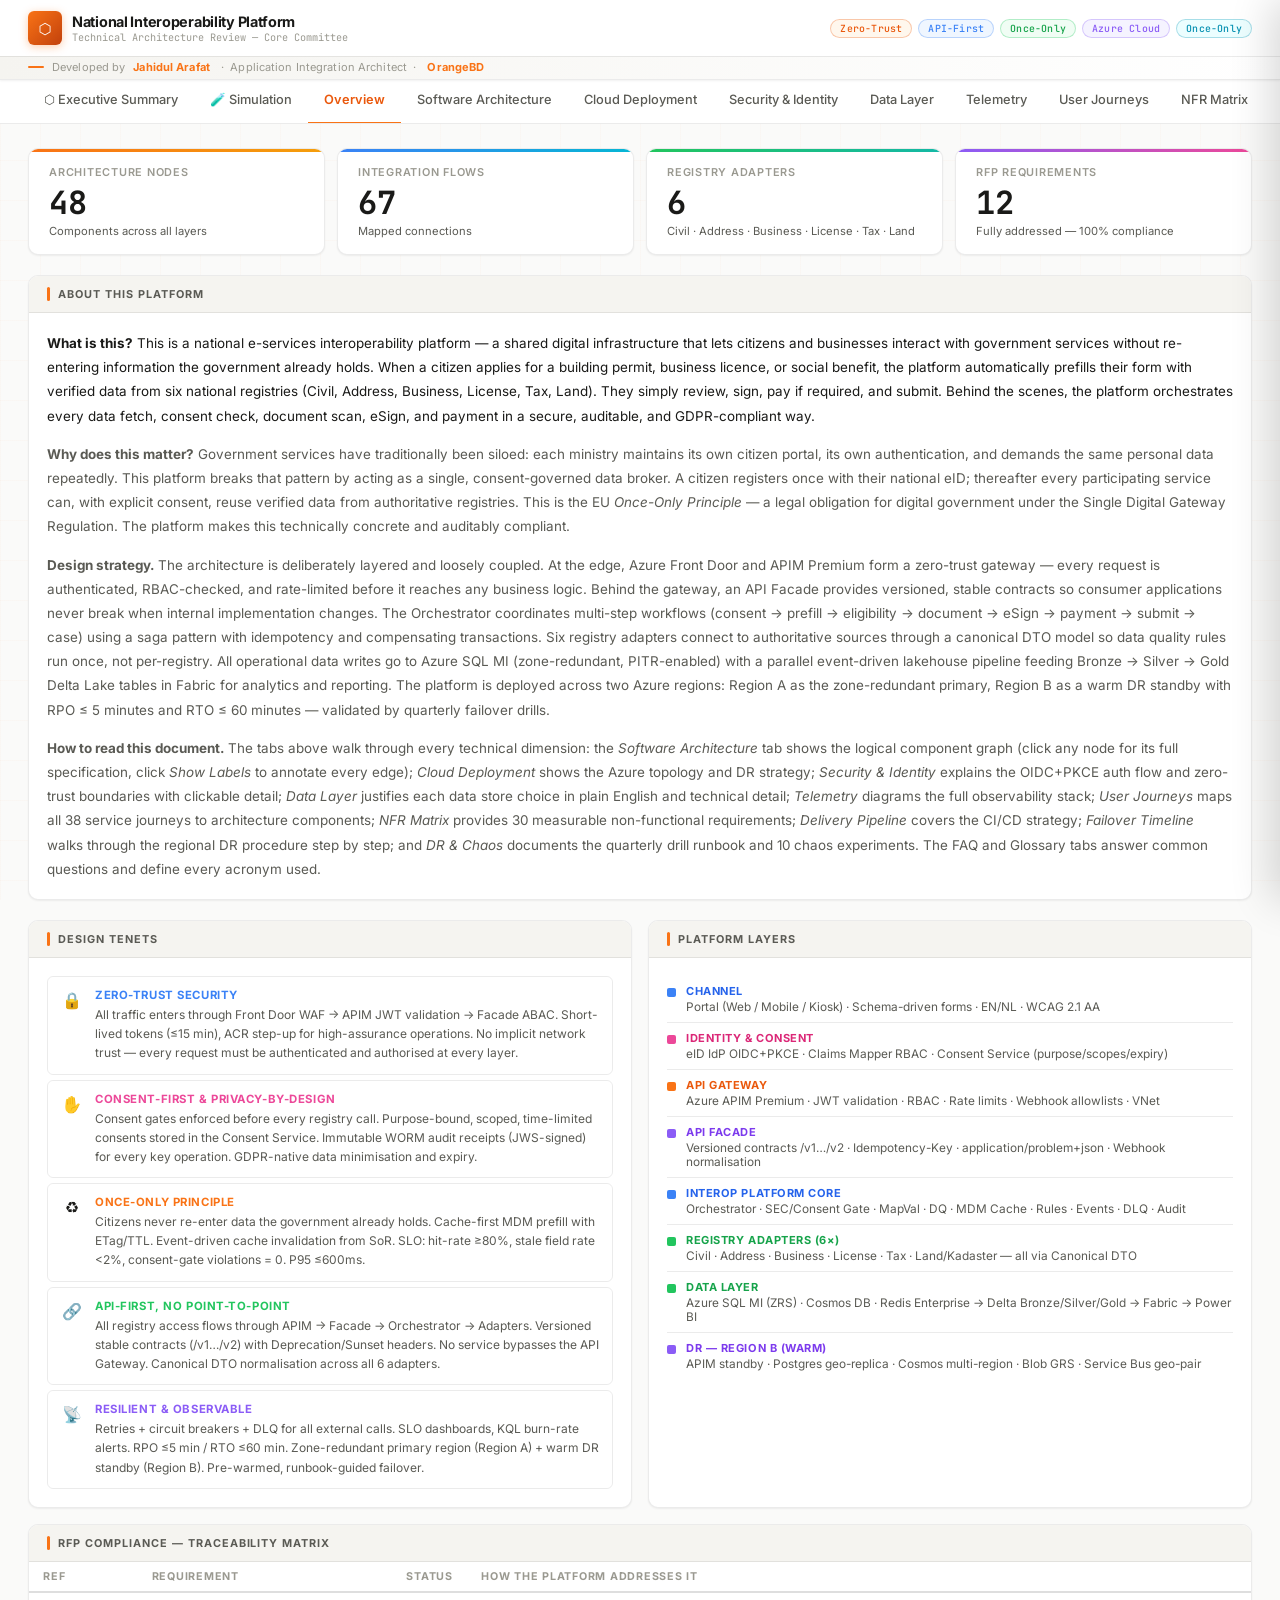
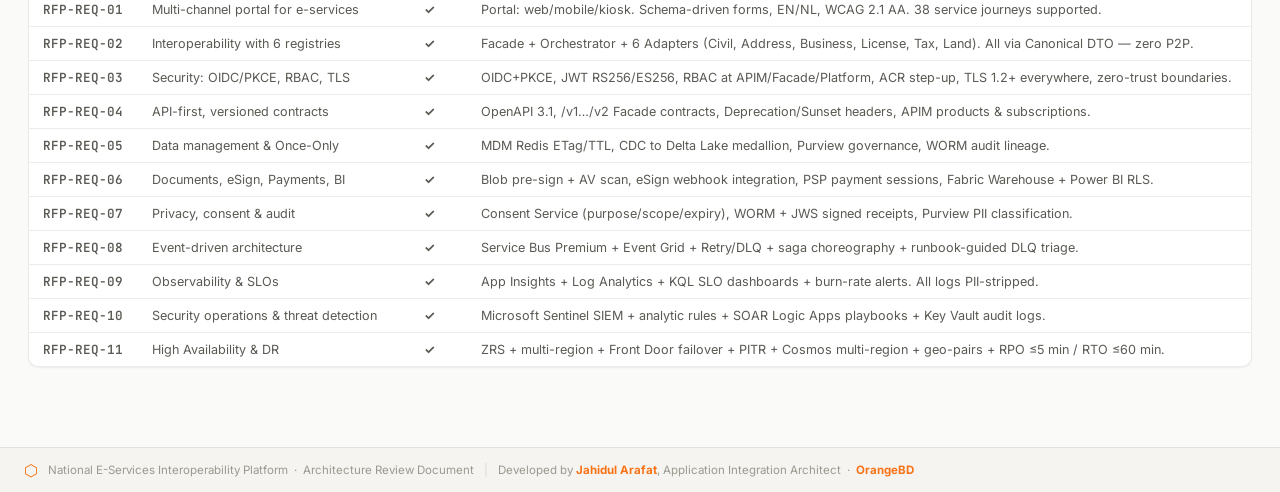
<file: arch-viz/index.html>
<!DOCTYPE html>
<html lang="en">
<head>
  <meta charset="UTF-8">
  <meta name="viewport" content="width=device-width, initial-scale=1.0">
  <title>Interoperability Platform — Architecture Review</title>
  <link rel="stylesheet" href="css/main.css">
</head>
<body>

<!-- CLICK TOOLTIP (SW + Cloud diagrams) -->
<div id="click-tt"></div>

<!-- GLOBAL SIDE PANEL (Security, Data, Telemetry, Failover, DR) -->
<div id="gsp-overlay"></div>
<aside id="gsp">
  <div id="gsp-accent"></div>
  <div id="gsp-head">
    <div>
      <div id="gsp-cat"></div>
      <div id="gsp-title"></div>
      <div id="gsp-sub"></div>
    </div>
    <button id="gsp-close" title="Close (Esc)">✕</button>
  </div>
  <div id="gsp-body"></div>
  <div id="gsp-footer">Click another component to explore · Esc to close</div>
</aside>

<!-- ═══ HEADER ═══════════════════════════════════════════════════════════════ -->
<header class="site-header">
  <div class="header-top-row">
    <div class="brand">
      <div class="logo-mark">⬡</div>
      <div>
        <div class="brand-title">National Interoperability Platform</div>
        <div class="brand-sub">Technical Architecture Review — Core Committee</div>
      </div>
    </div>
    <div class="header-pills">
      <span class="pill pill-orange">Zero-Trust</span>
      <span class="pill pill-blue">API-First</span>
      <span class="pill pill-green">Once-Only</span>
      <span class="pill pill-purple">Azure Cloud</span>
      <span class="pill pill-cyan" style="color:#0891b2;border-color:rgba(8,145,178,.3);background:#ecfeff">Once-Only</span>
    </div>
  </div>
  <div class="header-attribution">
    Developed by <strong>Jahidul Arafat</strong> &nbsp;·&nbsp; Application Integration Architect &nbsp;·&nbsp; <strong>OrangeBD</strong>
  </div>
</header>

<!-- ═══ TABS ══════════════════════════════════════════════════════════════════ -->
<nav class="tab-nav">
  <button class="tab-btn active" data-tab="overview">Overview</button>
  <button class="tab-btn" data-tab="software">Software Architecture</button>
  <button class="tab-btn" data-tab="cloud">Cloud Deployment</button>
  <button class="tab-btn" data-tab="security">Security &amp; Identity</button>
  <button class="tab-btn" data-tab="data">Data Layer</button>
  <button class="tab-btn" data-tab="telemetry">Telemetry</button>
  <button class="tab-btn" data-tab="journeys">User Journeys</button>
  <button class="tab-btn" data-tab="nfr">NFR Matrix</button>
  <button class="tab-btn" data-tab="pipeline">Delivery Pipeline</button>
  <button class="tab-btn" data-tab="failover">Failover Timeline</button>
  <button class="tab-btn" data-tab="dr">DR &amp; Chaos</button>
  <button class="tab-btn" data-tab="faq">FAQ</button>
  <button class="tab-btn" data-tab="glossary">Glossary</button>
  <button class="tab-btn tab-btn--singularity" id="btn-singularity" onclick="window.open('singularity.html','_blank')">⬡ Singularity Explorer ↗</button>
</nav>

<div class="page-body">

  <!-- ═══ OVERVIEW ══════════════════════════════════════════════════════════ -->
  <div class="tab-panel active" id="panel-overview">
    <div class="panel-padded">

      <div class="stats-row">
        <div class="stat-card">
          <div class="stat-top" style="background:linear-gradient(90deg,#f97316,#f59e0b)"></div>
          <div class="stat-label">Architecture Nodes</div>
          <div class="stat-value"><span id="ctr-nodes">0</span></div>
          <div class="stat-sub">Components across all layers</div>
        </div>
        <div class="stat-card">
          <div class="stat-top" style="background:linear-gradient(90deg,#3b82f6,#06b6d4)"></div>
          <div class="stat-label">Integration Flows</div>
          <div class="stat-value"><span id="ctr-edges">0</span></div>
          <div class="stat-sub">Mapped connections</div>
        </div>
        <div class="stat-card">
          <div class="stat-top" style="background:linear-gradient(90deg,#22c55e,#14b8a6)"></div>
          <div class="stat-label">Registry Adapters</div>
          <div class="stat-value"><span id="ctr-adapters">0</span></div>
          <div class="stat-sub">Civil · Address · Business · License · Tax · Land</div>
        </div>
        <div class="stat-card">
          <div class="stat-top" style="background:linear-gradient(90deg,#8b5cf6,#ec4899)"></div>
          <div class="stat-label">RFP Requirements</div>
          <div class="stat-value"><span id="ctr-rfp">0</span></div>
          <div class="stat-sub">Fully addressed — 100% compliance</div>
        </div>
      </div>

      <!-- ── Narrative Introduction ── -->
      <div class="card" style="margin-bottom:20px">
        <div class="card-hdr"><div class="card-hdr-accent"></div>About This Platform</div>
        <div class="card-body" style="display:flex;flex-direction:column;gap:14px">
          <p style="font-size:.84rem;color:var(--text-1);line-height:1.8;margin:0">
            <strong>What is this?</strong> This is a national e-services interoperability platform — a shared digital infrastructure that lets citizens and businesses interact with government services without re-entering information the government already holds. When a citizen applies for a building permit, business licence, or social benefit, the platform automatically prefills their form with verified data from six national registries (Civil, Address, Business, License, Tax, Land). They simply review, sign, pay if required, and submit. Behind the scenes, the platform orchestrates every data fetch, consent check, document scan, eSign, and payment in a secure, auditable, and GDPR-compliant way.
          </p>
          <p style="font-size:.84rem;color:var(--text-2);line-height:1.8;margin:0">
            <strong>Why does this matter?</strong> Government services have traditionally been siloed: each ministry maintains its own citizen portal, its own authentication, and demands the same personal data repeatedly. This platform breaks that pattern by acting as a single, consent-governed data broker. A citizen registers once with their national eID; thereafter every participating service can, with explicit consent, reuse verified data from authoritative registries. This is the EU <em>Once-Only Principle</em> — a legal obligation for digital government under the Single Digital Gateway Regulation. The platform makes this technically concrete and auditably compliant.
          </p>
          <p style="font-size:.84rem;color:var(--text-2);line-height:1.8;margin:0">
            <strong>Design strategy.</strong> The architecture is deliberately layered and loosely coupled. At the edge, Azure Front Door and APIM Premium form a zero-trust gateway — every request is authenticated, RBAC-checked, and rate-limited before it reaches any business logic. Behind the gateway, an API Facade provides versioned, stable contracts so consumer applications never break when internal implementation changes. The Orchestrator coordinates multi-step workflows (consent → prefill → eligibility → document → eSign → payment → submit → case) using a saga pattern with idempotency and compensating transactions. Six registry adapters connect to authoritative sources through a canonical DTO model so data quality rules run once, not per-registry. All operational data writes go to Azure SQL MI (zone-redundant, PITR-enabled) with a parallel event-driven lakehouse pipeline feeding Bronze → Silver → Gold Delta Lake tables in Fabric for analytics and reporting. The platform is deployed across two Azure regions: Region A as the zone-redundant primary, Region B as a warm DR standby with RPO ≤ 5 minutes and RTO ≤ 60 minutes — validated by quarterly failover drills.
          </p>
          <p style="font-size:.84rem;color:var(--text-2);line-height:1.8;margin:0">
            <strong>How to read this document.</strong> The tabs above walk through every technical dimension: the <em>Software Architecture</em> tab shows the logical component graph (click any node for its full specification, click <em>Show Labels</em> to annotate every edge); <em>Cloud Deployment</em> shows the Azure topology and DR strategy; <em>Security &amp; Identity</em> explains the OIDC+PKCE auth flow and zero-trust boundaries with clickable detail; <em>Data Layer</em> justifies each data store choice in plain English and technical detail; <em>Telemetry</em> diagrams the full observability stack; <em>User Journeys</em> maps all 38 service journeys to architecture components; <em>NFR Matrix</em> provides 30 measurable non-functional requirements; <em>Delivery Pipeline</em> covers the CI/CD strategy; <em>Failover Timeline</em> walks through the regional DR procedure step by step; and <em>DR &amp; Chaos</em> documents the quarterly drill runbook and 10 chaos experiments. The FAQ and Glossary tabs answer common questions and define every acronym used.
          </p>
        </div>
      </div>

      <div class="ov-grid">
        <div class="card">
          <div class="card-hdr"><div class="card-hdr-accent"></div>Design Tenets</div>
          <div class="card-body">
            <div class="tenet-row">
              <div class="tenet-icon">🔒</div>
              <div><div class="tenet-title" style="color:#3b82f6">Zero-Trust Security</div>
              <div class="tenet-text">All traffic enters through Front Door WAF → APIM JWT validation → Facade ABAC. Short-lived tokens (≤15 min), ACR step-up for high-assurance operations. No implicit network trust — every request must be authenticated and authorised at every layer.</div></div>
            </div>
            <div class="tenet-row">
              <div class="tenet-icon">✋</div>
              <div><div class="tenet-title" style="color:#ec4899">Consent-First & Privacy-by-Design</div>
              <div class="tenet-text">Consent gates enforced before every registry call. Purpose-bound, scoped, time-limited consents stored in the Consent Service. Immutable WORM audit receipts (JWS-signed) for every key operation. GDPR-native data minimisation and expiry.</div></div>
            </div>
            <div class="tenet-row">
              <div class="tenet-icon">♻</div>
              <div><div class="tenet-title" style="color:#f97316">Once-Only Principle</div>
              <div class="tenet-text">Citizens never re-enter data the government already holds. Cache-first MDM prefill with ETag/TTL. Event-driven cache invalidation from SoR. SLO: hit-rate ≥80%, stale field rate &lt;2%, consent-gate violations = 0. P95 ≤600ms.</div></div>
            </div>
            <div class="tenet-row">
              <div class="tenet-icon">🔗</div>
              <div><div class="tenet-title" style="color:#22c55e">API-First, No Point-to-Point</div>
              <div class="tenet-text">All registry access flows through APIM → Facade → Orchestrator → Adapters. Versioned stable contracts (/v1…/v2) with Deprecation/Sunset headers. No service bypasses the API Gateway. Canonical DTO normalisation across all 6 adapters.</div></div>
            </div>
            <div class="tenet-row">
              <div class="tenet-icon">📡</div>
              <div><div class="tenet-title" style="color:#8b5cf6">Resilient & Observable</div>
              <div class="tenet-text">Retries + circuit breakers + DLQ for all external calls. SLO dashboards, KQL burn-rate alerts. RPO ≤5 min / RTO ≤60 min. Zone-redundant primary region (Region A) + warm DR standby (Region B). Pre-warmed, runbook-guided failover.</div></div>
            </div>
          </div>
        </div>

        <div class="card">
          <div class="card-hdr"><div class="card-hdr-accent"></div>Platform Layers</div>
          <div class="card-body">
            <div class="layer-item"><div class="layer-dot" style="background:#3b82f6"></div><div><div class="layer-name" style="color:#2563eb">Channel</div><div class="layer-desc">Portal (Web / Mobile / Kiosk) · Schema-driven forms · EN/NL · WCAG 2.1 AA</div></div></div>
            <div class="layer-item"><div class="layer-dot" style="background:#ec4899"></div><div><div class="layer-name" style="color:#db2777">Identity & Consent</div><div class="layer-desc">eID IdP OIDC+PKCE · Claims Mapper RBAC · Consent Service (purpose/scopes/expiry)</div></div></div>
            <div class="layer-item"><div class="layer-dot" style="background:#f97316"></div><div><div class="layer-name" style="color:#ea580c">API Gateway</div><div class="layer-desc">Azure APIM Premium · JWT validation · RBAC · Rate limits · Webhook allowlists · VNet</div></div></div>
            <div class="layer-item"><div class="layer-dot" style="background:#8b5cf6"></div><div><div class="layer-name" style="color:#7c3aed">API Facade</div><div class="layer-desc">Versioned contracts /v1…/v2 · Idempotency-Key · application/problem+json · Webhook normalisation</div></div></div>
            <div class="layer-item"><div class="layer-dot" style="background:#3b82f6"></div><div><div class="layer-name" style="color:#2563eb">Interop Platform Core</div><div class="layer-desc">Orchestrator · SEC/Consent Gate · MapVal · DQ · MDM Cache · Rules · Events · DLQ · Audit</div></div></div>
            <div class="layer-item"><div class="layer-dot" style="background:#22c55e"></div><div><div class="layer-name" style="color:#16a34a">Registry Adapters (6×)</div><div class="layer-desc">Civil · Address · Business · License · Tax · Land/Kadaster — all via Canonical DTO</div></div></div>
            <div class="layer-item"><div class="layer-dot" style="background:#22c55e"></div><div><div class="layer-name" style="color:#16a34a">Data Layer</div><div class="layer-desc">Azure SQL MI (ZRS) · Cosmos DB · Redis Enterprise → Delta Bronze/Silver/Gold → Fabric → Power BI</div></div></div>
            <div class="layer-item" style="border:none"><div class="layer-dot" style="background:#8b5cf6"></div><div><div class="layer-name" style="color:#7c3aed">DR — Region B (Warm)</div><div class="layer-desc">APIM standby · Postgres geo-replica · Cosmos multi-region · Blob GRS · Service Bus geo-pair</div></div></div>
          </div>
        </div>
      </div>

      <div class="card">
        <div class="card-hdr"><div class="card-hdr-accent"></div>RFP Compliance — Traceability Matrix</div>
        <div style="overflow-x:auto">
          <table class="data-table">
            <thead>
              <tr>
                <th>Ref</th>
                <th>Requirement</th>
                <th style="text-align:center">Status</th>
                <th>How the Platform Addresses It</th>
              </tr>
            </thead>
            <tbody>
              <tr><td class="mono-cell">RFP-REQ-01</td><td>Multi-channel portal for e-services</td><td class="ok-cell" style="text-align:center">✓</td><td class="td-faint">Portal: web/mobile/kiosk. Schema-driven forms, EN/NL, WCAG 2.1 AA. 38 service journeys supported.</td></tr>
              <tr><td class="mono-cell">RFP-REQ-02</td><td>Interoperability with 6 registries</td><td class="ok-cell" style="text-align:center">✓</td><td class="td-faint">Facade + Orchestrator + 6 Adapters (Civil, Address, Business, License, Tax, Land). All via Canonical DTO — zero P2P.</td></tr>
              <tr><td class="mono-cell">RFP-REQ-03</td><td>Security: OIDC/PKCE, RBAC, TLS</td><td class="ok-cell" style="text-align:center">✓</td><td class="td-faint">OIDC+PKCE, JWT RS256/ES256, RBAC at APIM/Facade/Platform, ACR step-up, TLS 1.2+ everywhere, zero-trust boundaries.</td></tr>
              <tr><td class="mono-cell">RFP-REQ-04</td><td>API-first, versioned contracts</td><td class="ok-cell" style="text-align:center">✓</td><td class="td-faint">OpenAPI 3.1, /v1…/v2 Facade contracts, Deprecation/Sunset headers, APIM products &amp; subscriptions.</td></tr>
              <tr><td class="mono-cell">RFP-REQ-05</td><td>Data management &amp; Once-Only</td><td class="ok-cell" style="text-align:center">✓</td><td class="td-faint">MDM Redis ETag/TTL, CDC to Delta Lake medallion, Purview governance, WORM audit lineage.</td></tr>
              <tr><td class="mono-cell">RFP-REQ-06</td><td>Documents, eSign, Payments, BI</td><td class="ok-cell" style="text-align:center">✓</td><td class="td-faint">Blob pre-sign + AV scan, eSign webhook integration, PSP payment sessions, Fabric Warehouse + Power BI RLS.</td></tr>
              <tr><td class="mono-cell">RFP-REQ-07</td><td>Privacy, consent &amp; audit</td><td class="ok-cell" style="text-align:center">✓</td><td class="td-faint">Consent Service (purpose/scope/expiry), WORM + JWS signed receipts, Purview PII classification.</td></tr>
              <tr><td class="mono-cell">RFP-REQ-08</td><td>Event-driven architecture</td><td class="ok-cell" style="text-align:center">✓</td><td class="td-faint">Service Bus Premium + Event Grid + Retry/DLQ + saga choreography + runbook-guided DLQ triage.</td></tr>
              <tr><td class="mono-cell">RFP-REQ-09</td><td>Observability &amp; SLOs</td><td class="ok-cell" style="text-align:center">✓</td><td class="td-faint">App Insights + Log Analytics + KQL SLO dashboards + burn-rate alerts. All logs PII-stripped.</td></tr>
              <tr><td class="mono-cell">RFP-REQ-10</td><td>Security operations &amp; threat detection</td><td class="ok-cell" style="text-align:center">✓</td><td class="td-faint">Microsoft Sentinel SIEM + analytic rules + SOAR Logic Apps playbooks + Key Vault audit logs.</td></tr>
              <tr><td class="mono-cell">RFP-REQ-11</td><td>High Availability &amp; DR</td><td class="ok-cell" style="text-align:center">✓</td><td class="td-faint">ZRS + multi-region + Front Door failover + PITR + Cosmos multi-region + geo-pairs + RPO ≤5 min / RTO ≤60 min.</td></tr>
            </tbody>
          </table>
        </div>
      </div>
    </div>
  </div>

  <!-- ═══ SOFTWARE ARCHITECTURE ════════════════════════════════════════════ -->
  <div class="tab-panel" id="panel-software">
    <div class="diagram-fullpage">
      <div class="diagram-canvas-wrap" id="sw-canvas">
        <div class="diagram-toolbar" id="sw-toolbar">
          <span class="diag-label">Software Architecture</span>
          <button class="tool-btn" data-action="zi">＋</button>
          <button class="tool-btn" data-action="zo">－</button>
          <button class="tool-btn" data-action="rs">Reset</button>
          <button class="tool-btn" data-action="ft">Fit</button>
          <button class="tool-btn" data-action="labels" id="sw-toolbar-labels">Show Labels</button>
        </div>
        <div class="diagram-hint"><span class="s-dot"></span> &nbsp;Click component for details &amp; edge highlighting &nbsp;·&nbsp; <strong>Show Labels</strong> for annotated view &nbsp;·&nbsp; Drag to pan &nbsp;·&nbsp; Scroll to zoom</div>
      </div>
      <aside class="diagram-sidebar">
        <div class="sidebar-hdr">
          <div class="sidebar-hdr-title">Legend &amp; Details</div>
        </div>
        <div class="sidebar-body">
          <div class="legend-section">
            <div class="legend-section-title">Layer Legend</div>
            <div class="legend-list" id="sw-legend-list"></div>
          </div>
          <div class="node-detail-wrap">
            <div class="nd-empty">
              <div class="nd-empty-icon">◈</div>
              <div class="nd-empty-text">Click any component<br>to see its full specification</div>
            </div>
            <div class="nd-detail" style="display:none"></div>
          </div>
        </div>
      </aside>
    </div>
  </div>

  <!-- ═══ CLOUD DEPLOYMENT ══════════════════════════════════════════════════ -->
  <div class="tab-panel" id="panel-cloud">
    <div class="diagram-fullpage">
      <div class="diagram-canvas-wrap" id="cloud-canvas">
        <div class="diagram-toolbar" id="cloud-toolbar">
          <span class="diag-label">Cloud Deployment — Azure Multi-Region</span>
          <button class="tool-btn" data-action="zi">＋</button>
          <button class="tool-btn" data-action="zo">－</button>
          <button class="tool-btn" data-action="rs">Reset</button>
          <button class="tool-btn" data-action="ft">Fit</button>
          <button class="tool-btn" data-action="labels" id="cloud-toolbar-labels">Show Labels</button>
        </div>
        <div class="diagram-hint"><span class="s-dot"></span> &nbsp;Click component for details &amp; edge highlighting &nbsp;·&nbsp; <strong>Show Labels</strong> for annotated view &nbsp;·&nbsp; Drag to pan &nbsp;·&nbsp; Scroll to zoom</div>
      </div>
      <aside class="diagram-sidebar">
        <div class="sidebar-hdr">
          <div class="sidebar-hdr-title">Legend &amp; Details</div>
        </div>
        <div class="sidebar-body">
          <div class="legend-section">
            <div class="legend-section-title">Layer Legend</div>
            <div class="legend-list" id="cloud-legend-list"></div>
          </div>
          <div class="node-detail-wrap">
            <div class="nd-empty">
              <div class="nd-empty-icon">☁</div>
              <div class="nd-empty-text">Click any component<br>to see its full specification</div>
            </div>
            <div class="nd-detail" style="display:none"></div>
          </div>
        </div>
      </aside>
    </div>
  </div>

  <!-- ═══ SECURITY & IDENTITY ══════════════════════════════════════════════ -->
  <div class="tab-panel" id="panel-security">
    <div class="panel-padded">
      <div class="two-col">
        <!-- OIDC flow -->
        <div class="svg-block">
          <div class="svg-block-hdr">OIDC + PKCE Authentication Flow</div>
          <div class="svg-block-body">
            <svg viewBox="0 0 480 500" style="width:100%;display:block">
              <text x="55"  y="22" text-anchor="middle" font-family="Inter,sans-serif" font-size="8.5" font-weight="700" fill="#3b82f6" letter-spacing="0.8">CITIZEN</text>
              <text x="190" y="22" text-anchor="middle" font-family="Inter,sans-serif" font-size="8.5" font-weight="700" fill="#3b82f6" letter-spacing="0.8">PORTAL</text>
              <text x="320" y="22" text-anchor="middle" font-family="Inter,sans-serif" font-size="8.5" font-weight="700" fill="#ec4899" letter-spacing="0.8">eID IdP</text>
              <text x="440" y="22" text-anchor="middle" font-family="Inter,sans-serif" font-size="8.5" font-weight="700" fill="#f97316" letter-spacing="0.8">APIM</text>
              <line x1="55"  y1="28" x2="55"  y2="490" stroke="rgba(59,130,246,0.12)"  stroke-width="1" stroke-dasharray="3 4"/>
              <line x1="190" y1="28" x2="190" y2="490" stroke="rgba(59,130,246,0.12)"  stroke-width="1" stroke-dasharray="3 4"/>
              <line x1="320" y1="28" x2="320" y2="490" stroke="rgba(236,72,153,0.12)"  stroke-width="1" stroke-dasharray="3 4"/>
              <line x1="440" y1="28" x2="440" y2="490" stroke="rgba(249,115,22,0.12)"  stroke-width="1" stroke-dasharray="3 4"/>
              <defs>
                <marker id="a1" markerWidth="6" markerHeight="6" refX="5" refY="3" orient="auto"><polygon points="0,0 6,3 0,6" fill="#3b82f6" opacity="0.7"/></marker>
                <marker id="a2" markerWidth="6" markerHeight="6" refX="5" refY="3" orient="auto"><polygon points="0,0 6,3 0,6" fill="#ec4899" opacity="0.7"/></marker>
                <marker id="a3" markerWidth="6" markerHeight="6" refX="5" refY="3" orient="auto"><polygon points="0,0 6,3 0,6" fill="#f97316" opacity="0.7"/></marker>
              </defs>
              <rect x="20" y="38" width="70" height="18" rx="3" fill="rgba(59,130,246,0.08)" stroke="rgba(59,130,246,0.3)" stroke-width="0.8"/>
              <text x="55" y="51" text-anchor="middle" font-family="Inter,sans-serif" font-size="7.5" fill="#5a5a54">Select Service</text>
              <line x1="90" y1="47" x2="158" y2="47" stroke="#3b82f6" stroke-width="0.9" marker-end="url(#a1)"/>
              <rect x="155" y="62" width="72" height="18" rx="3" fill="rgba(59,130,246,0.06)" stroke="rgba(59,130,246,0.2)" stroke-width="0.8"/>
              <text x="191" y="75" text-anchor="middle" font-family="Inter,sans-serif" font-size="7" fill="#5a5a54">Generate code_verifier + challenge</text>
              <line x1="190" y1="98" x2="292" y2="98" stroke="#ec4899" stroke-width="1" marker-end="url(#a2)" stroke-dasharray="4 3"/>
              <text x="241" y="94" text-anchor="middle" font-family="JetBrains Mono,monospace" font-size="6.5" fill="rgba(236,72,153,0.85)">/authorize + code_challenge S256</text>
              <rect x="284" y="106" width="72" height="18" rx="3" fill="rgba(236,72,153,0.07)" stroke="rgba(236,72,153,0.25)" stroke-width="0.8"/>
              <text x="320" y="119" text-anchor="middle" font-family="Inter,sans-serif" font-size="7.5" fill="#5a5a54">Authenticate eID</text>
              <line x1="284" y1="138" x2="218" y2="138" stroke="#ec4899" stroke-width="1" marker-end="url(#a2)"/>
              <text x="251" y="134" text-anchor="middle" font-family="JetBrains Mono,monospace" font-size="6.5" fill="rgba(236,72,153,0.8)">Authorization Code (single-use)</text>
              <line x1="190" y1="152" x2="292" y2="152" stroke="#ec4899" stroke-width="1" marker-end="url(#a2)" stroke-dasharray="4 3"/>
              <text x="241" y="148" text-anchor="middle" font-family="JetBrains Mono,monospace" font-size="6.5" fill="rgba(236,72,153,0.8)">/token + code_verifier</text>
              <line x1="284" y1="168" x2="218" y2="168" stroke="#ec4899" stroke-width="1" marker-end="url(#a2)"/>
              <text x="251" y="164" text-anchor="middle" font-family="JetBrains Mono,monospace" font-size="6.5" fill="rgba(236,72,153,0.8)">ID Token + Access Token (JWT)</text>
              <line x1="190" y1="186" x2="412" y2="186" stroke="#f97316" stroke-width="1" marker-end="url(#a3)" stroke-dasharray="4 3"/>
              <text x="301" y="182" text-anchor="middle" font-family="JetBrains Mono,monospace" font-size="6.5" fill="rgba(249,115,22,0.85)">Bearer JWT + x-correlation-id</text>
              <rect x="405" y="194" width="68" height="16" rx="3" fill="rgba(249,115,22,0.07)" stroke="rgba(249,115,22,0.25)" stroke-width="0.7"/>
              <text x="439" y="205" text-anchor="middle" font-family="Inter,sans-serif" font-size="7.5" fill="#5a5a54">JWT validate (JWKS)</text>
              <rect x="405" y="214" width="68" height="16" rx="3" fill="rgba(249,115,22,0.07)" stroke="rgba(249,115,22,0.25)" stroke-width="0.7"/>
              <text x="439" y="225" text-anchor="middle" font-family="Inter,sans-serif" font-size="7.5" fill="#5a5a54">RBAC check</text>
              <rect x="405" y="234" width="68" height="16" rx="3" fill="rgba(249,115,22,0.07)" stroke="rgba(249,115,22,0.25)" stroke-width="0.7"/>
              <text x="439" y="245" text-anchor="middle" font-family="Inter,sans-serif" font-size="7.5" fill="#5a5a54">Rate limit</text>
              <line x1="14" y1="270" x2="466" y2="270" stroke="rgba(0,0,0,0.06)" stroke-width="1"/>
              <text x="240" y="287" text-anchor="middle" font-family="Inter,sans-serif" font-size="8.5" font-weight="700" fill="#ef4444" letter-spacing="0.5">UNHAPPY PATHS</text>
              <rect x="14" y="293" width="452" height="13" rx="2" fill="rgba(239,68,68,0.04)" stroke="rgba(239,68,68,0.2)" stroke-width="0.6"/>
              <text x="240" y="303" text-anchor="middle" font-family="JetBrains Mono,monospace" font-size="6.5" fill="rgba(239,68,68,0.75)">PKCE mismatch → 401 invalid_grant → friendly error + retry</text>
              <rect x="14" y="310" width="452" height="13" rx="2" fill="rgba(239,68,68,0.04)" stroke="rgba(239,68,68,0.2)" stroke-width="0.6"/>
              <text x="240" y="320" text-anchor="middle" font-family="JetBrains Mono,monospace" font-size="6.5" fill="rgba(239,68,68,0.75)">Expired JWT → 401 problem+json → silent refresh or re-auth</text>
              <rect x="14" y="327" width="452" height="13" rx="2" fill="rgba(239,68,68,0.04)" stroke="rgba(239,68,68,0.2)" stroke-width="0.6"/>
              <text x="240" y="337" text-anchor="middle" font-family="JetBrains Mono,monospace" font-size="6.5" fill="rgba(239,68,68,0.75)">ACR too low → 403 → step-up re-authentication prompt</text>
              <line x1="14" y1="352" x2="466" y2="352" stroke="rgba(0,0,0,0.06)" stroke-width="1"/>
              <text x="240" y="368" text-anchor="middle" font-family="Inter,sans-serif" font-size="8.5" font-weight="700" fill="#3b82f6" letter-spacing="0.5">TOKEN STANDARDS</text>
              <rect x="14" y="374" width="452" height="12" rx="2" fill="rgba(59,130,246,0.04)" stroke="rgba(59,130,246,0.15)" stroke-width="0.6"/>
              <text x="20" y="383" font-family="JetBrains Mono,monospace" font-size="6.5" fill="#9a9990">ID Token ≤5 min · Access Token ≤15 min · Refresh Token rotating sliding window</text>
              <rect x="14" y="389" width="452" height="12" rx="2" fill="rgba(59,130,246,0.04)" stroke="rgba(59,130,246,0.15)" stroke-width="0.6"/>
              <text x="20" y="398" font-family="JetBrains Mono,monospace" font-size="6.5" fill="#9a9990">Algorithms: RS256 / ES256 · JWKS endpoint with automatic key rollover</text>
              <rect x="14" y="404" width="452" height="12" rx="2" fill="rgba(59,130,246,0.04)" stroke="rgba(59,130,246,0.15)" stroke-width="0.6"/>
              <text x="20" y="413" font-family="JetBrains Mono,monospace" font-size="6.5" fill="#9a9990">Cache-Control: no-store · HttpOnly Secure SameSite=Lax cookies for refresh tokens</text>
              <rect x="14" y="419" width="452" height="12" rx="2" fill="rgba(59,130,246,0.04)" stroke="rgba(59,130,246,0.15)" stroke-width="0.6"/>
              <text x="20" y="428" font-family="JetBrains Mono,monospace" font-size="6.5" fill="#9a9990">RBAC: APIM (products) → Facade (ownership) → Platform (business rules)</text>
              <rect x="14" y="434" width="452" height="12" rx="2" fill="rgba(59,130,246,0.04)" stroke="rgba(59,130,246,0.15)" stroke-width="0.6"/>
              <text x="20" y="443" font-family="JetBrains Mono,monospace" font-size="6.5" fill="#9a9990">Webhooks: JWS/HMAC + IP allowlist + timestamp/nonce + idempotency key</text>
              <rect x="14" y="449" width="452" height="12" rx="2" fill="rgba(59,130,246,0.04)" stroke="rgba(59,130,246,0.15)" stroke-width="0.6"/>
              <text x="20" y="458" font-family="JetBrains Mono,monospace" font-size="6.5" fill="#9a9990">TLS 1.2+ all transport · mTLS optional for high-assurance provider callbacks</text>
            </svg>
          </div>
        </div>
        <!-- Trust Zones -->
        <div class="svg-block">
          <div class="svg-block-hdr">Zero-Trust Boundary Zones</div>
          <div class="svg-block-body">
            <svg viewBox="0 0 440 500" style="width:100%;display:block">
              <rect x="8" y="8" width="424" height="484" rx="10" fill="rgba(239,68,68,0.02)" stroke="rgba(239,68,68,0.2)" stroke-width="1" stroke-dasharray="5 4"/>
              <text x="220" y="26" text-anchor="middle" font-family="Inter,sans-serif" font-size="8" font-weight="700" fill="rgba(239,68,68,0.6)" letter-spacing="1.5">INTERNET  ·  PUBLIC ZONE</text>
              <rect x="22" y="34" width="396" height="452" rx="8" fill="rgba(245,158,11,0.02)" stroke="rgba(245,158,11,0.25)" stroke-width="1"/>
              <text x="220" y="52" text-anchor="middle" font-family="Inter,sans-serif" font-size="8" font-weight="700" fill="rgba(245,158,11,0.7)" letter-spacing="1.5">FRONT DOOR  WAF  BOUNDARY</text>
              <rect x="90" y="57" width="260" height="20" rx="3" fill="rgba(245,158,11,0.07)" stroke="rgba(245,158,11,0.3)" stroke-width="0.8"/>
              <text x="220" y="71" text-anchor="middle" font-family="JetBrains Mono,monospace" font-size="7.5" fill="#b45309">Azure Front Door Premium · OWASP Rules · DDoS</text>
              <rect x="36" y="86" width="368" height="406" rx="7" fill="rgba(249,115,22,0.02)" stroke="rgba(249,115,22,0.2)" stroke-width="1"/>
              <text x="220" y="104" text-anchor="middle" font-family="Inter,sans-serif" font-size="8" font-weight="700" fill="rgba(249,115,22,0.7)" letter-spacing="1.5">GATEWAY  BOUNDARY</text>
              <rect x="90" y="109" width="260" height="20" rx="3" fill="rgba(249,115,22,0.07)" stroke="rgba(249,115,22,0.3)" stroke-width="0.8"/>
              <text x="220" y="123" text-anchor="middle" font-family="JetBrains Mono,monospace" font-size="7.5" fill="#ea580c">APIM · JWT · RBAC · Rate Limits · VNet</text>
              <rect x="50" y="143" width="340" height="342" rx="7" fill="rgba(59,130,246,0.02)" stroke="rgba(59,130,246,0.18)" stroke-width="1"/>
              <text x="220" y="160" text-anchor="middle" font-family="Inter,sans-serif" font-size="8" font-weight="700" fill="rgba(59,130,246,0.7)" letter-spacing="1.5">PLATFORM  VNet  BOUNDARY</text>
              <rect x="70" y="167" width="300" height="19" rx="3" fill="rgba(139,92,246,0.07)" stroke="rgba(139,92,246,0.25)" stroke-width="0.7"/>
              <text x="220" y="180" text-anchor="middle" font-family="JetBrains Mono,monospace" font-size="7.5" fill="#7c3aed">API Facade · Contracts · Idempotency</text>
              <rect x="70" y="190" width="300" height="19" rx="3" fill="rgba(59,130,246,0.06)" stroke="rgba(59,130,246,0.2)" stroke-width="0.7"/>
              <text x="220" y="203" text-anchor="middle" font-family="JetBrains Mono,monospace" font-size="7.5" fill="#2563eb">Orchestrator · SEC · Consent Gate · ABAC</text>
              <rect x="70" y="213" width="300" height="19" rx="3" fill="rgba(34,197,94,0.06)" stroke="rgba(34,197,94,0.2)" stroke-width="0.7"/>
              <text x="220" y="226" text-anchor="middle" font-family="JetBrains Mono,monospace" font-size="7.5" fill="#16a34a">6 Adapters · Canonical DTO · DQ Rules</text>
              <rect x="62" y="244" width="316" height="228" rx="6" fill="rgba(34,197,94,0.02)" stroke="rgba(34,197,94,0.18)" stroke-width="0.8" stroke-dasharray="4 3"/>
              <text x="220" y="260" text-anchor="middle" font-family="Inter,sans-serif" font-size="7.5" font-weight="700" fill="rgba(34,197,94,0.6)" letter-spacing="1.5">DATA  BOUNDARY  ·  PRIVATE ENDPOINTS</text>
              <rect x="75"  y="267" width="118" height="19" rx="3" fill="rgba(34,197,94,0.07)" stroke="rgba(34,197,94,0.22)" stroke-width="0.7"/>
              <text x="134" y="280" text-anchor="middle" font-family="JetBrains Mono,monospace" font-size="7" fill="#16a34a">Azure SQL MI (ZRS)</text>
              <rect x="203" y="267" width="118" height="19" rx="3" fill="rgba(34,197,94,0.07)" stroke="rgba(34,197,94,0.22)" stroke-width="0.7"/>
              <text x="262" y="280" text-anchor="middle" font-family="JetBrains Mono,monospace" font-size="7" fill="#16a34a">Cosmos DB</text>
              <rect x="75"  y="291" width="118" height="19" rx="3" fill="rgba(6,182,212,0.07)" stroke="rgba(6,182,212,0.22)" stroke-width="0.7"/>
              <text x="134" y="304" text-anchor="middle" font-family="JetBrains Mono,monospace" font-size="7" fill="#0891b2">Redis Enterprise</text>
              <rect x="203" y="291" width="118" height="19" rx="3" fill="rgba(239,68,68,0.07)" stroke="rgba(239,68,68,0.22)" stroke-width="0.7"/>
              <text x="262" y="304" text-anchor="middle" font-family="JetBrains Mono,monospace" font-size="7" fill="#dc2626">Blob WORM (Audit)</text>
              <rect x="75"  y="315" width="88"  height="19" rx="3" fill="rgba(239,68,68,0.07)" stroke="rgba(239,68,68,0.22)" stroke-width="0.7"/>
              <text x="119" y="328" text-anchor="middle" font-family="JetBrains Mono,monospace" font-size="7" fill="#dc2626">Key Vault</text>
              <line x1="62" y1="360" x2="378" y2="360" stroke="rgba(0,0,0,0.05)" stroke-width="1"/>
              <text x="220" y="376" text-anchor="middle" font-family="Inter,sans-serif" font-size="7.5" font-weight="700" fill="rgba(249,115,22,0.55)" letter-spacing="1.5">PROVIDER  WEBHOOK  BOUNDARY</text>
              <text x="220" y="391" text-anchor="middle" font-family="JetBrains Mono,monospace" font-size="7" fill="#9a9990">IP allowlist + JWS/HMAC + timestamp/nonce</text>
              <text x="220" y="405" text-anchor="middle" font-family="JetBrains Mono,monospace" font-size="7" fill="#9a9990">Ingress only via APIM → Facade normaliser</text>
              <text x="220" y="419" text-anchor="middle" font-family="JetBrains Mono,monospace" font-size="7" fill="#9a9990">TLS 1.2+ everywhere · optional mTLS for callbacks</text>
              <text x="220" y="441" text-anchor="middle" font-family="JetBrains Mono,monospace" font-size="7" fill="#9a9990">Sentinel analytics · anomaly detection · SOAR playbooks</text>
              <text x="220" y="455" text-anchor="middle" font-family="JetBrains Mono,monospace" font-size="7" fill="#9a9990">All PII stripped from logs · no PII in telemetry</text>
            </svg>
          </div>
        </div>
      </div>
    </div>
  </div>

  <!-- ═══ DATA LAYER ════════════════════════════════════════════════════════ -->
  <div class="tab-panel" id="panel-data">
    <div class="panel-padded">
      <div class="two-col">
        <div class="svg-block">
          <div class="svg-block-hdr">Data Flow — OLTP → Lakehouse → BI</div>
          <div class="svg-block-body">
            <svg viewBox="0 0 460 520" style="width:100%;display:block">
              <defs>
                <marker id="dga" markerWidth="6" markerHeight="6" refX="5" refY="3" orient="auto"><polygon points="0,0 6,3 0,6" fill="#22c55e" opacity="0.75"/></marker>
              </defs>
              <text x="10" y="18" font-family="Inter,sans-serif" font-size="8" font-weight="700" fill="rgba(34,197,94,0.8)" letter-spacing="1.5">OPERATIONAL LAYER (OLTP)</text>
              <rect x="8"   y="24" width="128" height="36" rx="4" fill="rgba(34,197,94,0.07)" stroke="rgba(34,197,94,0.3)" stroke-width="1"/>
              <text x="72"  y="41" text-anchor="middle" font-family="Inter,sans-serif" font-size="9" font-weight="600" fill="#16a34a">Azure SQL MI</text>
              <text x="72"  y="53" text-anchor="middle" font-family="JetBrains Mono,monospace" font-size="7" fill="#9a9990">ZRS · PITR · Replicas</text>
              <rect x="160" y="24" width="140" height="36" rx="4" fill="rgba(34,197,94,0.07)" stroke="rgba(34,197,94,0.3)" stroke-width="1"/>
              <text x="230" y="41" text-anchor="middle" font-family="Inter,sans-serif" font-size="9" font-weight="600" fill="#16a34a">Cosmos DB</text>
              <text x="230" y="53" text-anchor="middle" font-family="JetBrains Mono,monospace" font-size="7" fill="#9a9990">Multi-region · Change Feed</text>
              <rect x="324" y="24" width="128" height="36" rx="4" fill="rgba(6,182,212,0.07)" stroke="rgba(6,182,212,0.3)" stroke-width="1"/>
              <text x="388" y="41" text-anchor="middle" font-family="Inter,sans-serif" font-size="9" font-weight="600" fill="#0891b2">Redis Enterprise</text>
              <text x="388" y="53" text-anchor="middle" font-family="JetBrains Mono,monospace" font-size="7" fill="#9a9990">MDM ETag/TTL Cache</text>
              <text x="230" y="84" text-anchor="middle" font-family="Inter,sans-serif" font-size="8" font-weight="700" fill="rgba(249,115,22,0.8)" letter-spacing="1.5">CDC  /  INGESTION</text>
              <line x1="72"  y1="60" x2="72"  y2="104" stroke="#f97316" stroke-width="1" marker-end="url(#dga)" stroke-dasharray="3 3"/>
              <text x="52" y="86" font-family="JetBrains Mono,monospace" font-size="6.5" fill="#9a9990">WAL/Debezium</text>
              <line x1="230" y1="60" x2="230" y2="104" stroke="#f97316" stroke-width="1" marker-end="url(#dga)" stroke-dasharray="3 3"/>
              <text x="214" y="86" font-family="JetBrains Mono,monospace" font-size="6.5" fill="#9a9990">Change Feed</text>
              <rect x="88"  y="104" width="166" height="28" rx="4" fill="rgba(249,115,22,0.07)" stroke="rgba(249,115,22,0.3)" stroke-width="1"/>
              <text x="171" y="118" text-anchor="middle" font-family="Inter,sans-serif" font-size="9" font-weight="600" fill="#ea580c">Azure Event Hubs</text>
              <text x="171" y="128" text-anchor="middle" font-family="JetBrains Mono,monospace" font-size="6.5" fill="#9a9990">Kafka-compat · Capture</text>
              <text x="230" y="162" text-anchor="middle" font-family="Inter,sans-serif" font-size="8" font-weight="700" fill="rgba(139,92,246,0.9)" letter-spacing="1.5">DELTA  LAKE  —  MEDALLION</text>
              <line x1="171" y1="132" x2="118" y2="172" stroke="#8b5cf6" stroke-width="1" marker-end="url(#dga)"/>
              <rect x="8"   y="172" width="220" height="33" rx="4" fill="rgba(139,92,246,0.07)" stroke="rgba(139,92,246,0.3)" stroke-width="1.2"/>
              <text x="118" y="188" text-anchor="middle" font-family="Inter,sans-serif" font-size="9" font-weight="700" fill="#7c3aed">BRONZE — Raw Landing</text>
              <text x="118" y="198" text-anchor="middle" font-family="JetBrains Mono,monospace" font-size="7" fill="#9a9990">Append-only · Full provenance</text>
              <line x1="118" y1="205" x2="118" y2="224" stroke="#8b5cf6" stroke-width="1" marker-end="url(#dga)"/>
              <text x="145" y="218" font-family="JetBrains Mono,monospace" font-size="6.5" fill="#9a9990">Spark ELT</text>
              <rect x="8"   y="224" width="220" height="33" rx="4" fill="rgba(139,92,246,0.07)" stroke="rgba(139,92,246,0.28)" stroke-width="1.2"/>
              <text x="118" y="240" text-anchor="middle" font-family="Inter,sans-serif" font-size="9" font-weight="700" fill="#7c3aed">SILVER — Cleansed</text>
              <text x="118" y="251" text-anchor="middle" font-family="JetBrains Mono,monospace" font-size="7" fill="#9a9990">De-dup · PII redact · Normalise</text>
              <line x1="118" y1="257" x2="118" y2="276" stroke="#8b5cf6" stroke-width="1" marker-end="url(#dga)"/>
              <text x="145" y="270" font-family="JetBrains Mono,monospace" font-size="6.5" fill="#9a9990">Curate dims+facts</text>
              <rect x="8"   y="276" width="220" height="33" rx="4" fill="rgba(139,92,246,0.07)" stroke="rgba(139,92,246,0.28)" stroke-width="1.2"/>
              <text x="118" y="292" text-anchor="middle" font-family="Inter,sans-serif" font-size="9" font-weight="700" fill="#7c3aed">GOLD — Curated</text>
              <text x="118" y="303" text-anchor="middle" font-family="JetBrains Mono,monospace" font-size="7" fill="#9a9990">Dimensional models · KPIs</text>
              <line x1="228" y1="292" x2="292" y2="325" stroke="#8b5cf6" stroke-width="1" marker-end="url(#dga)"/>
              <rect x="292" y="309" width="160" height="33" rx="4" fill="rgba(139,92,246,0.07)" stroke="rgba(139,92,246,0.28)" stroke-width="1"/>
              <text x="372" y="325" text-anchor="middle" font-family="Inter,sans-serif" font-size="9" font-weight="600" fill="#7c3aed">Fabric Warehouse</text>
              <text x="372" y="336" text-anchor="middle" font-family="JetBrains Mono,monospace" font-size="7" fill="#9a9990">SQL · Direct Lake · RLS</text>
              <line x1="372" y1="342" x2="372" y2="360" stroke="#8b5cf6" stroke-width="1" marker-end="url(#dga)"/>
              <rect x="292" y="360" width="160" height="33" rx="4" fill="rgba(139,92,246,0.07)" stroke="rgba(139,92,246,0.28)" stroke-width="1"/>
              <text x="372" y="376" text-anchor="middle" font-family="Inter,sans-serif" font-size="9" font-weight="600" fill="#7c3aed">Power BI (Fabric)</text>
              <text x="372" y="387" text-anchor="middle" font-family="JetBrains Mono,monospace" font-size="7" fill="#9a9990">Dashboards · RLS · Semantic</text>
              <line x1="228" y1="250" x2="292" y2="258" stroke="#8b5cf6" stroke-width="0.8" stroke-dasharray="3 3"/>
              <rect x="292" y="248" width="160" height="44" rx="4" fill="rgba(139,92,246,0.05)" stroke="rgba(139,92,246,0.22)" stroke-width="0.8"/>
              <text x="372" y="265" text-anchor="middle" font-family="Inter,sans-serif" font-size="9" font-weight="600" fill="#7c3aed">Microsoft Purview</text>
              <text x="372" y="275" text-anchor="middle" font-family="JetBrains Mono,monospace" font-size="7" fill="#9a9990">Catalog · Lineage</text>
              <text x="372" y="285" text-anchor="middle" font-family="JetBrains Mono,monospace" font-size="7" fill="#9a9990">PII Classification</text>
              <line x1="8" y1="430" x2="452" y2="430" stroke="rgba(0,0,0,0.05)" stroke-width="1"/>
              <text x="8" y="448" font-family="Inter,sans-serif" font-size="8" font-weight="700" fill="rgba(139,92,246,0.7)" letter-spacing="1.5">BACKUP  &amp;  DR  TARGETS</text>
              <rect x="8" y="454" width="444" height="13" rx="2" fill="rgba(139,92,246,0.04)" stroke="rgba(139,92,246,0.14)" stroke-width="0.6"/>
              <text x="230" y="464" text-anchor="middle" font-family="JetBrains Mono,monospace" font-size="6.5" fill="#9a9990">Azure SQL MI PITR (geo-redundant) · Cosmos multi-region auto-failover · Blob GRS/WORM · RPO ≤ 5 min</text>
              <rect x="8" y="470" width="444" height="13" rx="2" fill="rgba(139,92,246,0.04)" stroke="rgba(139,92,246,0.14)" stroke-width="0.6"/>
              <text x="230" y="480" text-anchor="middle" font-family="JetBrains Mono,monospace" font-size="6.5" fill="#9a9990">Service Bus geo-pair · Redis Enterprise AOF/RDB · Full DR runbooks · RTO ≤ 60 min</text>
            </svg>
          </div>
        </div>

        <div class="svg-block">
          <div class="svg-block-hdr">Once-Only MDM Cache &amp; SLO Targets</div>
          <div class="svg-block-body">
            <svg viewBox="0 0 440 300" style="width:100%;display:block;margin-bottom:16px">
              <defs>
                <marker id="dga2" markerWidth="6" markerHeight="6" refX="5" refY="3" orient="auto"><polygon points="0,0 6,3 0,6" fill="#22c55e" opacity="0.7"/></marker>
                <marker id="dga3" markerWidth="6" markerHeight="6" refX="5" refY="3" orient="auto"><polygon points="0,0 6,3 0,6" fill="#06b6d4" opacity="0.7"/></marker>
              </defs>
              <text x="8" y="14" font-family="Inter,sans-serif" font-size="7.5" font-weight="700" fill="rgba(6,182,212,0.8)" letter-spacing="1.5">CACHE HIT  —  ONCE-ONLY PREFILL</text>
              <rect x="8" y="20" width="68" height="24" rx="3" fill="rgba(59,130,246,0.07)" stroke="rgba(59,130,246,0.24)" stroke-width="0.8"/>
              <text x="42" y="35" text-anchor="middle" font-family="JetBrains Mono,monospace" font-size="7.5" fill="#2563eb">Portal</text>
              <line x1="76" y1="32" x2="130" y2="32" stroke="#06b6d4" stroke-width="1" marker-end="url(#dga3)"/>
              <text x="103" y="28" text-anchor="middle" font-family="JetBrains Mono,monospace" font-size="6" fill="#9a9990">If-None-Match</text>
              <rect x="130" y="20" width="96" height="24" rx="3" fill="rgba(6,182,212,0.07)" stroke="rgba(6,182,212,0.3)" stroke-width="1.2"/>
              <text x="178" y="35" text-anchor="middle" font-family="JetBrains Mono,monospace" font-size="7.5" fill="#0891b2">MDM Redis</text>
              <line x1="226" y1="32" x2="314" y2="32" stroke="#22c55e" stroke-width="1.2" marker-end="url(#dga2)"/>
              <text x="270" y="28" text-anchor="middle" font-family="JetBrains Mono,monospace" font-size="6.5" fill="#16a34a">304  ETag HIT  ≤600ms</text>
              <rect x="314" y="20" width="118" height="24" rx="3" fill="rgba(34,197,94,0.07)" stroke="rgba(34,197,94,0.24)" stroke-width="0.8"/>
              <text x="373" y="34" text-anchor="middle" font-family="JetBrains Mono,monospace" font-size="7.5" fill="#16a34a">✓ Prefill Form</text>
              <text x="373" y="43" text-anchor="middle" font-family="JetBrains Mono,monospace" font-size="5.5" fill="#9a9990">ⓘ Verified from SoR</text>
              <text x="8" y="70" font-family="Inter,sans-serif" font-size="7.5" font-weight="700" fill="rgba(249,115,22,0.8)" letter-spacing="1.5">CACHE MISS  —  FRESH FETCH FROM SoR</text>
              <rect x="8" y="76" width="68" height="24" rx="3" fill="rgba(59,130,246,0.07)" stroke="rgba(59,130,246,0.24)" stroke-width="0.8"/>
              <text x="42" y="91" text-anchor="middle" font-family="JetBrains Mono,monospace" font-size="7.5" fill="#2563eb">Portal</text>
              <line x1="76" y1="88" x2="130" y2="88" stroke="#f97316" stroke-width="1" marker-end="url(#dga3)"/>
              <rect x="130" y="76" width="96" height="24" rx="3" fill="rgba(6,182,212,0.07)" stroke="rgba(6,182,212,0.3)" stroke-width="1.2"/>
              <text x="178" y="88" text-anchor="middle" font-family="JetBrains Mono,monospace" font-size="7.5" fill="#0891b2">MDM Redis</text>
              <text x="178" y="98" text-anchor="middle" font-family="JetBrains Mono,monospace" font-size="5.5" fill="#f97316">MISS → fetch SoR</text>
              <line x1="226" y1="88" x2="306" y2="88" stroke="#f97316" stroke-width="1" marker-end="url(#dga2)"/>
              <rect x="306" y="76" width="126" height="24" rx="3" fill="rgba(34,197,94,0.07)" stroke="rgba(34,197,94,0.24)" stroke-width="0.8"/>
              <text x="369" y="88" text-anchor="middle" font-family="JetBrains Mono,monospace" font-size="7.5" fill="#16a34a">Registry Adapter</text>
              <text x="369" y="98" text-anchor="middle" font-family="JetBrains Mono,monospace" font-size="5.5" fill="#9a9990">Civil / Address / …</text>
              <line x1="306" y1="96" x2="226" y2="106" stroke="#06b6d4" stroke-width="1" marker-end="url(#dga3)"/>
              <text x="266" y="104" text-anchor="middle" font-family="JetBrains Mono,monospace" font-size="6" fill="#9a9990">store w/ ETag+TTL</text>
              <line x1="130" y1="110" x2="76" y2="110" stroke="#3b82f6" stroke-width="1" marker-end="url(#dga2)"/>
              <text x="103" y="106" text-anchor="middle" font-family="JetBrains Mono,monospace" font-size="6" fill="#9a9990">200 + payload</text>
              <text x="8" y="138" font-family="Inter,sans-serif" font-size="7.5" font-weight="700" fill="rgba(59,130,246,0.7)" letter-spacing="1.5">EVENT-DRIVEN  CACHE  INVALIDATION</text>
              <rect x="8"   y="144" width="110" height="24" rx="3" fill="rgba(34,197,94,0.07)" stroke="rgba(34,197,94,0.22)" stroke-width="0.8"/>
              <text x="63"  y="158" text-anchor="middle" font-family="JetBrains Mono,monospace" font-size="7.5" fill="#16a34a">SoR Change Event</text>
              <text x="63"  y="167" text-anchor="middle" font-family="JetBrains Mono,monospace" font-size="5.5" fill="#9a9990">(e.g. address updated)</text>
              <line x1="118" y1="156" x2="178" y2="156" stroke="#3b82f6" stroke-width="1" marker-end="url(#dga2)"/>
              <rect x="178" y="144" width="86" height="24" rx="3" fill="rgba(59,130,246,0.06)" stroke="rgba(59,130,246,0.2)" stroke-width="0.8"/>
              <text x="221" y="159" text-anchor="middle" font-family="JetBrains Mono,monospace" font-size="7.5" fill="#2563eb">Event Grid</text>
              <line x1="264" y1="156" x2="316" y2="156" stroke="#06b6d4" stroke-width="1" marker-end="url(#dga3)"/>
              <rect x="316" y="144" width="116" height="24" rx="3" fill="rgba(6,182,212,0.07)" stroke="rgba(6,182,212,0.28)" stroke-width="1.2"/>
              <text x="374" y="158" text-anchor="middle" font-family="JetBrains Mono,monospace" font-size="7.5" fill="#0891b2">MDM: ETag rotate</text>
              <text x="374" y="167" text-anchor="middle" font-family="JetBrains Mono,monospace" font-size="5.5" fill="#9a9990">TTL reset · Stale mark</text>
              <line x1="8" y1="190" x2="432" y2="190" stroke="rgba(0,0,0,0.06)" stroke-width="1"/>
              <text x="8" y="207" font-family="Inter,sans-serif" font-size="7.5" font-weight="700" fill="rgba(59,130,246,0.7)" letter-spacing="1.5">MDM  SLO  TARGETS</text>
              <rect x="8"   y="213" width="96" height="46" rx="4" fill="rgba(6,182,212,0.05)" stroke="rgba(6,182,212,0.18)" stroke-width="0.8"/>
              <text x="56"  y="232" text-anchor="middle" font-family="JetBrains Mono,monospace" font-size="18" font-weight="700" fill="#0891b2">≥80%</text>
              <text x="56"  y="244" text-anchor="middle" font-family="Inter,sans-serif" font-size="7" fill="#5a5a54">Cache Hit Rate</text>
              <text x="56"  y="254" text-anchor="middle" font-family="JetBrains Mono,monospace" font-size="5.5" fill="#9a9990">prefill operations</text>
              <rect x="112" y="213" width="96" height="46" rx="4" fill="rgba(59,130,246,0.05)" stroke="rgba(59,130,246,0.18)" stroke-width="0.8"/>
              <text x="160" y="233" text-anchor="middle" font-family="JetBrains Mono,monospace" font-size="14" font-weight="700" fill="#2563eb">≤600ms</text>
              <text x="160" y="245" text-anchor="middle" font-family="Inter,sans-serif" font-size="7" fill="#5a5a54">P95 Cache Hit</text>
              <text x="160" y="255" text-anchor="middle" font-family="JetBrains Mono,monospace" font-size="5.5" fill="#9a9990">time-to-first-action</text>
              <rect x="216" y="213" width="96" height="46" rx="4" fill="rgba(34,197,94,0.05)" stroke="rgba(34,197,94,0.18)" stroke-width="0.8"/>
              <text x="264" y="235" text-anchor="middle" font-family="JetBrains Mono,monospace" font-size="20" font-weight="700" fill="#16a34a">&lt;2%</text>
              <text x="264" y="247" text-anchor="middle" font-family="Inter,sans-serif" font-size="7" fill="#5a5a54">Stale Field Rate</text>
              <text x="264" y="257" text-anchor="middle" font-family="JetBrains Mono,monospace" font-size="5.5" fill="#9a9990">ETag + event-driven</text>
              <rect x="320" y="213" width="112" height="46" rx="4" fill="rgba(249,115,22,0.05)" stroke="rgba(249,115,22,0.18)" stroke-width="0.8"/>
              <text x="376" y="239" text-anchor="middle" font-family="JetBrains Mono,monospace" font-size="28" font-weight="700" fill="#ea580c">0</text>
              <text x="376" y="249" text-anchor="middle" font-family="Inter,sans-serif" font-size="7" fill="#5a5a54">Consent Violations</text>
              <text x="376" y="259" text-anchor="middle" font-family="JetBrains Mono,monospace" font-size="5.5" fill="#9a9990">gate before every call</text>
            </svg>
            <div style="font-size:0.67rem;font-weight:700;text-transform:uppercase;letter-spacing:0.08em;color:var(--text-3);margin-bottom:8px">Azure Service SKUs</div>
            <table class="data-table" style="font-size:0.73rem">
              <thead><tr><th>Component</th><th>Azure SKU</th><th>Key Capability</th></tr></thead>
              <tbody>
                <tr><td class="mono-cell" style="color:#ea580c">API Gateway</td><td>APIM Premium</td><td class="td-faint">VNet · multi-region · external GW</td></tr>
                <tr><td class="mono-cell" style="color:#2563eb">Runtime</td><td>Container Apps (Zonal)</td><td class="td-faint">KEDA autoscale · internal ingress</td></tr>
                <tr><td class="mono-cell" style="color:#b45309">Messaging</td><td>Service Bus Premium + Event Grid</td><td class="td-faint">Partitioned · geo-pair · DLQ</td></tr>
                <tr><td class="mono-cell" style="color:#0891b2">Cache</td><td>Redis Enterprise (Clustered)</td><td class="td-faint">TLS · eviction · MDM snapshot</td></tr>
                <tr><td class="mono-cell" style="color:#16a34a">OLTP</td><td>Azure SQL MI Flexible (ZRS)</td><td class="td-faint">Replicas · PITR · Debezium CDC</td></tr>
                <tr><td class="mono-cell" style="color:#dc2626">Storage</td><td>Blob Storage (ZRS/GRS)</td><td class="td-faint">WORM immutability · versioning</td></tr>
                <tr><td class="mono-cell" style="color:#7c3aed">Analytics</td><td>Fabric OneLake + Warehouse + PBI</td><td class="td-faint">Direct Lake · RLS · Purview</td></tr>
              </tbody>
            </table>
          </div>
        </div>
      </div>
    </div>
  </div>

  <!-- ═══ FAQ ═══════════════════════════════════════════════════════════════ -->
  <div class="tab-panel" id="panel-faq">
    <div class="panel-padded" style="max-width:900px;margin:0 auto">
      <div class="faq-search-wrap">
        <input type="text" id="faq-search" class="faq-search" placeholder="Search FAQs — try 'PKCE', 'Once-Only', 'RPO', 'medallion', 'consent'…">
      </div>
      <div id="faq-list"></div>
    </div>
  </div>

  <!-- ═══ GLOSSARY ══════════════════════════════════════════════════════════ -->
  <div class="tab-panel" id="panel-glossary">
    <div class="panel-padded" style="max-width:960px;margin:0 auto">
      <div class="glossary-search-wrap">
        <input type="text" id="glossary-search" class="glossary-search" placeholder="Search terminology — try 'ETag', 'Saga', 'WORM', 'zero-trust', 'medallion'…">
      </div>
      <div class="glossary-alpha">
        <button class="alpha-btn active" data-letter="ALL">ALL</button>
        <button class="alpha-btn" data-letter="A">A</button>
        <button class="alpha-btn" data-letter="B">B</button>
        <button class="alpha-btn" data-letter="C">C</button>
        <button class="alpha-btn" data-letter="D">D</button>
        <button class="alpha-btn" data-letter="E">E</button>
        <button class="alpha-btn" data-letter="F">F</button>
        <button class="alpha-btn" data-letter="G">G</button>
        <button class="alpha-btn" data-letter="H">H</button>
        <button class="alpha-btn" data-letter="I">I</button>
        <button class="alpha-btn" data-letter="J">J</button>
        <button class="alpha-btn" data-letter="K">K</button>
        <button class="alpha-btn" data-letter="M">M</button>
        <button class="alpha-btn" data-letter="O">O</button>
        <button class="alpha-btn" data-letter="P">P</button>
        <button class="alpha-btn" data-letter="R">R</button>
        <button class="alpha-btn" data-letter="S">S</button>
        <button class="alpha-btn" data-letter="T">T</button>
        <button class="alpha-btn" data-letter="V">V</button>
        <button class="alpha-btn" data-letter="W">W</button>
        <button class="alpha-btn" data-letter="Z">Z</button>
      </div>
      <div id="glossary-list"></div>
    </div>
  </div>

  <!-- ═══ TELEMETRY ══════════════════════════════════════════════════════════ -->
  <div class="tab-panel" id="panel-telemetry">
    <div class="panel-padded">
      <div style="display:grid;grid-template-columns:1fr 340px;gap:20px;align-items:start">
        <div>
          <div class="card" style="margin-bottom:16px">
            <div class="card-hdr"><div class="card-hdr-accent"></div>OpenTelemetry Signal Flow — Click any hop for detail</div>
            <div class="card-body">
              <div class="tel-flow" id="tel-flow"></div>
            </div>
          </div>
          <div class="card">
            <div class="card-hdr"><div class="card-hdr-accent"></div>Canonical Log Schema (PII-Minimised JSON)</div>
            <div class="card-body">
              <pre style="font-family:var(--font-mono);font-size:.72rem;color:var(--text-2);background:var(--bg-elevated);padding:14px;border-radius:var(--r-md);border:1px solid var(--border);overflow-x:auto;line-height:1.7">{
  "ts":        "2025-08-30T10:12:25.813Z",
  "service":   "facade",
  "env":       "prod",
  "corrId":    "9e3c...42",
  "traceId":   "c0ffee...beef",
  "spanId":    "ba5e",
  "route":     "/v1/prefill/profile",
  "verb":      "GET",
  "status":    200,
  "latencyMs": 187,
  "actor":     "citizen",
  "channel":   "web",
  "apiVersion":"1",
  "scopes":    ["prefill.read"],
  "problemCode": null,
  "cbState":   "closed",
  "retries":   0,
  "cache":     "hit",
  "adapter":   null,
  "subjectHash":"sha256:ab4b..."   <span style="color:var(--accent)">// salted hash – NO raw PII</span>
}</pre>
            </div>
          </div>
        </div>
        <div>
          <div class="tel-detail-panel" id="tel-detail">
            <div style="color:var(--text-3);font-size:.78rem;text-align:center;padding:30px 0">
              <div style="font-size:1.4rem;margin-bottom:8px;opacity:.3">📡</div>
              Click a telemetry hop to see its signal details
            </div>
          </div>
          <div class="card" style="margin-top:14px">
            <div class="card-hdr"><div class="card-hdr-accent"></div>SLO Dashboards</div>
            <div class="card-body">
              <div style="display:flex;flex-direction:column;gap:6px" id="tel-dashboards"></div>
            </div>
          </div>
        </div>
      </div>
    </div>
  </div>

  <!-- ═══ USER JOURNEYS ═══════════════════════════════════════════════════════ -->
  <div class="tab-panel" id="panel-journeys">
    <div class="panel-padded">
      <div style="display:grid;grid-template-columns:1fr 360px;gap:20px;align-items:start">
        <div>
          <div style="display:flex;align-items:center;gap:12px;margin-bottom:14px;flex-wrap:wrap">
            <input type="text" id="us-search" style="flex:1;min-width:180px;padding:8px 13px;border:1px solid var(--border-mid);border-radius:var(--r-lg);font-family:var(--font-sans);font-size:.82rem;outline:none;background:var(--bg-surface)" placeholder="Search journeys…">
            <div class="us-filter-row" id="us-filters"></div>
          </div>
          <div class="us-grid" id="us-grid"></div>
        </div>
        <div>
          <div id="us-detail" class="us-detail">
            <div style="color:var(--text-3);font-size:.78rem;text-align:center;padding:30px 0">
              <div style="font-size:1.5rem;margin-bottom:8px;opacity:.3">🗺</div>
              Click a user story card to see its architecture mapping, happy/unhappy paths and controls
            </div>
          </div>
        </div>
      </div>
    </div>
  </div>

  <!-- ═══ NFR MATRIX ════════════════════════════════════════════════════════ -->
  <div class="tab-panel" id="panel-nfr">
    <div class="panel-padded">
      <div style="display:grid;grid-template-columns:1fr 320px;gap:20px;align-items:start">
        <div style="overflow-x:auto">
          <div style="margin-bottom:10px;display:flex;gap:8px;flex-wrap:wrap">
            <span style="font-size:.7rem;color:var(--text-3)">Filter:</span>
            <button class="us-filter-btn active" data-nfr-cat="ALL">All</button>
            <button class="us-filter-btn" data-nfr-cat="Performance">Perf</button>
            <button class="us-filter-btn" data-nfr-cat="Availability">Avail</button>
            <button class="us-filter-btn" data-nfr-cat="Reliability">Reliability</button>
            <button class="us-filter-btn" data-nfr-cat="Security">Security</button>
            <button class="us-filter-btn" data-nfr-cat="Privacy">Privacy</button>
            <button class="us-filter-btn" data-nfr-cat="DR">DR</button>
            <button class="us-filter-btn" data-nfr-cat="Observability">Observ</button>
            <button class="us-filter-btn" data-nfr-cat="Data">Data</button>
          </div>
          <table class="nfr-matrix" id="nfr-table">
            <thead>
              <tr>
                <th>ID</th><th>Category</th><th>Requirement</th>
                <th>Target</th><th>How Measured</th>
                <th>Acceptance Test</th><th>Priority</th><th>RFP</th>
              </tr>
            </thead>
            <tbody id="nfr-tbody"></tbody>
          </table>
        </div>
        <div id="nfr-detail" class="nfr-detail-wrap">
          <div style="color:var(--text-3);font-size:.78rem;text-align:center;padding:24px 0">
            <div style="font-size:1.4rem;margin-bottom:8px;opacity:.3">📋</div>
            Click any NFR row to see its full specification, verification steps, and design enabler
          </div>
        </div>
      </div>
    </div>
  </div>

  <!-- ═══ DELIVERY PIPELINE ═════════════════════════════════════════════════ -->
  <div class="tab-panel" id="panel-pipeline">
    <div class="panel-padded">
      <div class="card" style="margin-bottom:16px">
        <div class="card-hdr"><div class="card-hdr-accent"></div>CI/CD Delivery Pipeline — Click any stage for details</div>
        <div class="card-body">
          <div class="pipeline-wrap" id="pipeline-diagram"></div>
        </div>
      </div>
      <div id="pipe-detail" class="pipe-detail" style="display:none"></div>
      <div style="display:grid;grid-template-columns:1fr 1fr;gap:16px;margin-top:16px">
        <div class="card">
          <div class="card-hdr"><div class="card-hdr-accent"></div>Environments Matrix</div>
          <div class="card-body" style="padding:0">
            <table class="env-table">
              <thead><tr><th>Env</th><th>Purpose</th><th>Data</th><th>Deploy Style</th><th>Gates</th></tr></thead>
              <tbody>
                <tr><td><span class="env-badge" style="background:#e0f2fe;color:#0369a1">Dev</span></td><td style="font-size:.73rem;color:var(--text-2)">Team integration, fast feedback</td><td style="font-size:.7rem;color:var(--text-3)">Synthetic</td><td style="font-size:.7rem">Rolling</td><td style="font-size:.68rem;color:var(--text-3)">Unit, contract</td></tr>
                <tr><td><span class="env-badge" style="background:#f0fdf4;color:#166534">Int/SIT</span></td><td style="font-size:.73rem;color:var(--text-2)">System integration (all svcs)</td><td style="font-size:.7rem;color:var(--text-3)">Synthetic+fixtures</td><td style="font-size:.7rem">Rolling</td><td style="font-size:.68rem;color:var(--text-3)">E2E, contract, mock</td></tr>
                <tr><td><span class="env-badge" style="background:#fff7ed;color:#9a3412">Perf</span></td><td style="font-size:.73rem;color:var(--text-2)">Load, soak &amp; chaos</td><td style="font-size:.7rem;color:var(--text-3)">Synthetic at scale</td><td style="font-size:.7rem">Rolling</td><td style="font-size:.68rem;color:var(--text-3)">Load SLOs, chaos</td></tr>
                <tr><td><span class="env-badge" style="background:#fdf4ff;color:#6b21a8">Stage</span></td><td style="font-size:.73rem;color:var(--text-2)">Pre-prod, UAT, pen-test</td><td style="font-size:.7rem;color:var(--text-3)">Masked prod subset</td><td style="font-size:.7rem">Blue/Green</td><td style="font-size:.68rem;color:var(--text-3)">UAT, pen-test, CAB</td></tr>
                <tr><td><span class="env-badge" style="background:#fff7ed;color:#ea580c">Prod</span></td><td style="font-size:.73rem;color:var(--text-2)">Live traffic</td><td style="font-size:.7rem;color:var(--text-3)">Live (PII)</td><td style="font-size:.7rem">B/G + Canary</td><td style="font-size:.68rem;color:var(--text-3)">SLO smoke, CAB</td></tr>
                <tr><td><span class="env-badge" style="background:#f5f3ff;color:#5b21b6">DR-Standby</span></td><td style="font-size:.73rem;color:var(--text-2)">Failover target (Region B)</td><td style="font-size:.7rem;color:var(--text-3)">Warm replicas</td><td style="font-size:.7rem">Warm-idle</td><td style="font-size:.68rem;color:var(--text-3)">DR drill, data sync</td></tr>
              </tbody>
            </table>
          </div>
        </div>
        <div class="card">
          <div class="card-hdr"><div class="card-hdr-accent"></div>Security Gate Checklist (all automated)</div>
          <div class="card-body">
            <ul class="pipe-checklist">
              <li>CodeQL SAST scan — zero Critical/High findings or approved waiver</li>
              <li>CycloneDX SBOM generated and attached to artifact</li>
              <li>OCI image scan (Trivy/Grype) — no Critical CVEs unpatched</li>
              <li>Image signed with cosign — signature verified at deploy time</li>
              <li>IaC scan (Checkov/Conftest/OPA) — policy-as-code pass</li>
              <li>DAST (OWASP ZAP) against Stage — no Critical/High open</li>
              <li>Dependency scan (Dependabot) — no Critical unresolved</li>
              <li>No secrets in code (pre-commit + CI scanner)</li>
              <li>SLO smoke probes green ≥ 10 min in Stage</li>
              <li class="warn">Pen-test sign-off required for major API changes (Security Lead)</li>
              <li class="block">CAB approval required for Prod promotion</li>
            </ul>
          </div>
        </div>
      </div>
    </div>
  </div>

  <!-- ═══ FAILOVER TIMELINE ════════════════════════════════════════════════ -->
  <div class="tab-panel" id="panel-failover">
    <div class="panel-padded">
      <div style="display:grid;grid-template-columns:1fr 340px;gap:20px;align-items:start">
        <div>
          <div class="card" style="margin-bottom:14px">
            <div class="card-hdr"><div class="card-hdr-accent"></div>Regional Failover Timeline — Region A → Region B</div>
            <div class="card-body">
              <div class="failover-timeline" id="ft-timeline"></div>
            </div>
          </div>
          <div class="card">
            <div class="card-hdr"><div class="card-hdr-accent"></div>User Story Impact During Failover</div>
            <div class="card-body">
              <div id="ft-us-map"></div>
            </div>
          </div>
        </div>
        <div id="ft-detail" class="ft-detail">
          <div style="color:var(--text-3);font-size:.78rem;text-align:center;padding:24px 0">
            <div style="font-size:1.4rem;margin-bottom:8px;opacity:.3">⚡</div>
            Click a failover step to see actor details, commands &amp; acceptance criteria
          </div>
        </div>
      </div>
    </div>
  </div>

  <!-- ═══ DR & CHAOS ════════════════════════════════════════════════════════ -->
  <div class="tab-panel" id="panel-dr">
    <div class="panel-padded">
      <div style="display:grid;grid-template-columns:1fr 340px;gap:20px;align-items:start">
        <div>
          <div class="card" style="margin-bottom:14px">
            <div class="card-hdr"><div class="card-hdr-accent"></div>DR Quarterly Drill — Step-by-Step Runbook</div>
            <div class="card-body">
              <div class="tel-flow" id="dr-drill-steps"></div>
            </div>
          </div>
          <div class="card" style="margin-bottom:14px">
            <div class="card-hdr"><div class="card-hdr-accent"></div>Chaos Experiments Library — Click for details</div>
            <div class="card-body">
              <div class="chaos-grid" id="chaos-grid"></div>
            </div>
          </div>
          <div class="card">
            <div class="card-hdr"><div class="card-hdr-accent"></div>HA / DR Component Matrix</div>
            <div style="overflow-x:auto">
              <table class="data-table">
                <thead><tr><th>Component</th><th>HA (Region A)</th><th>DR (Region B)</th><th>Failover Method</th><th>RPO</th><th>RTO</th></tr></thead>
                <tbody>
                  <tr><td class="mono-cell" style="color:#b45309">Front Door</td><td style="font-size:.72rem;color:var(--text-2)">Global anycast</td><td style="font-size:.72rem;color:var(--text-2)">N/A</td><td style="font-size:.72rem;color:var(--text-2)">Origin swap</td><td class="ok-cell">0</td><td class="ok-cell">&lt;5m</td></tr>
                  <tr><td class="mono-cell" style="color:#ea580c">APIM Premium</td><td style="font-size:.72rem;color:var(--text-2)">Zonal + autoscale</td><td style="font-size:.72rem;color:var(--text-2)">Pre-provisioned</td><td style="font-size:.72rem;color:var(--text-2)">FD origin switch</td><td class="ok-cell">0</td><td class="ok-cell">&lt;10m</td></tr>
                  <tr><td class="mono-cell" style="color:#2563eb">Container Apps</td><td style="font-size:.72rem;color:var(--text-2)">Zonal replicas (3)</td><td style="font-size:.72rem;color:var(--text-2)">Pre-provisioned</td><td style="font-size:.72rem;color:var(--text-2)">Traffic cutover</td><td class="ok-cell">0</td><td class="ok-cell">&lt;15m</td></tr>
                  <tr><td class="mono-cell" style="color:#b45309">Service Bus</td><td style="font-size:.72rem;color:var(--text-2)">Zonal premium</td><td style="font-size:.72rem;color:var(--text-2)">Geo-DR alias pair</td><td style="font-size:.72rem;color:var(--text-2)">Alias switch</td><td class="ok-cell">0</td><td class="ok-cell">&lt;20m</td></tr>
                  <tr><td class="mono-cell" style="color:#16a34a">Azure SQL MI (ZRS)</td><td style="font-size:.72rem;color:var(--text-2)">ZRS + replicas</td><td style="font-size:.72rem;color:var(--text-2)">Cross-region replica</td><td style="font-size:.72rem;color:var(--text-2)">Replica promote + conn rotate</td><td style="font-size:.72rem;color:#b45309">≤5m</td><td style="font-size:.72rem;color:#b45309">&lt;60m</td></tr>
                  <tr><td class="mono-cell" style="color:#16a34a">Cosmos DB</td><td style="font-size:.72rem;color:var(--text-2)">Multi-region read</td><td style="font-size:.72rem;color:var(--text-2)">Auto-failover</td><td style="font-size:.72rem;color:var(--text-2)">Automatic</td><td class="ok-cell">seconds</td><td class="ok-cell">&lt;15m</td></tr>
                  <tr><td class="mono-cell" style="color:#0891b2">Redis Enterprise</td><td style="font-size:.72rem;color:var(--text-2)">Zonal cluster</td><td style="font-size:.72rem;color:var(--text-2)">Geo-rep / cold start</td><td style="font-size:.72rem;color:var(--text-2)">Geo-link or warm-start</td><td class="ok-cell">0</td><td class="ok-cell">&lt;20m</td></tr>
                  <tr><td class="mono-cell" style="color:#dc2626">Blob (WORM)</td><td style="font-size:.72rem;color:var(--text-2)">ZRS</td><td style="font-size:.72rem;color:var(--text-2)">GRS secondary</td><td style="font-size:.72rem;color:var(--text-2)">Auto secondary access</td><td class="ok-cell">0</td><td class="ok-cell">&lt;30m</td></tr>
                  <tr><td class="mono-cell" style="color:#dc2626">Key Vault</td><td style="font-size:.72rem;color:var(--text-2)">Zone redundant</td><td style="font-size:.72rem;color:var(--text-2)">Secondary vault (B)</td><td style="font-size:.72rem;color:var(--text-2)">DNS/URI switch</td><td class="ok-cell">0</td><td class="ok-cell">&lt;15m</td></tr>
                </tbody>
              </table>
            </div>
          </div>
        </div>
        <div id="chaos-detail" class="chaos-detail">
          <div style="color:var(--text-3);font-size:.78rem;text-align:center;padding:24px 0">
            <div style="font-size:1.4rem;margin-bottom:8px;opacity:.3">💥</div>
            Click a chaos experiment or DR drill step for full detail
          </div>
        </div>
      </div>
    </div>
  </div>

</div><!-- /page-body -->
</div>

<script src="js/data.js"></script>
<script src="js/main.js"></script>
<script src="js/gsp.js"></script>
<script src="js/ext.js"></script>
<script src="js/ext2.js"></script>
<script src="js/sim.js"></script>
<footer class="site-footer">
  <div class="footer-inner">
    <span class="footer-logo">⬡</span>
    <span>National E-Services Interoperability Platform &nbsp;·&nbsp; Architecture Review Document</span>
    <span class="footer-sep">|</span>
    <span>Developed by <strong>Jahidul Arafat</strong>, Application Integration Architect &nbsp;·&nbsp; <strong>OrangeBD</strong></span>
  </div>
</footer>
</body>
</html>
</file>
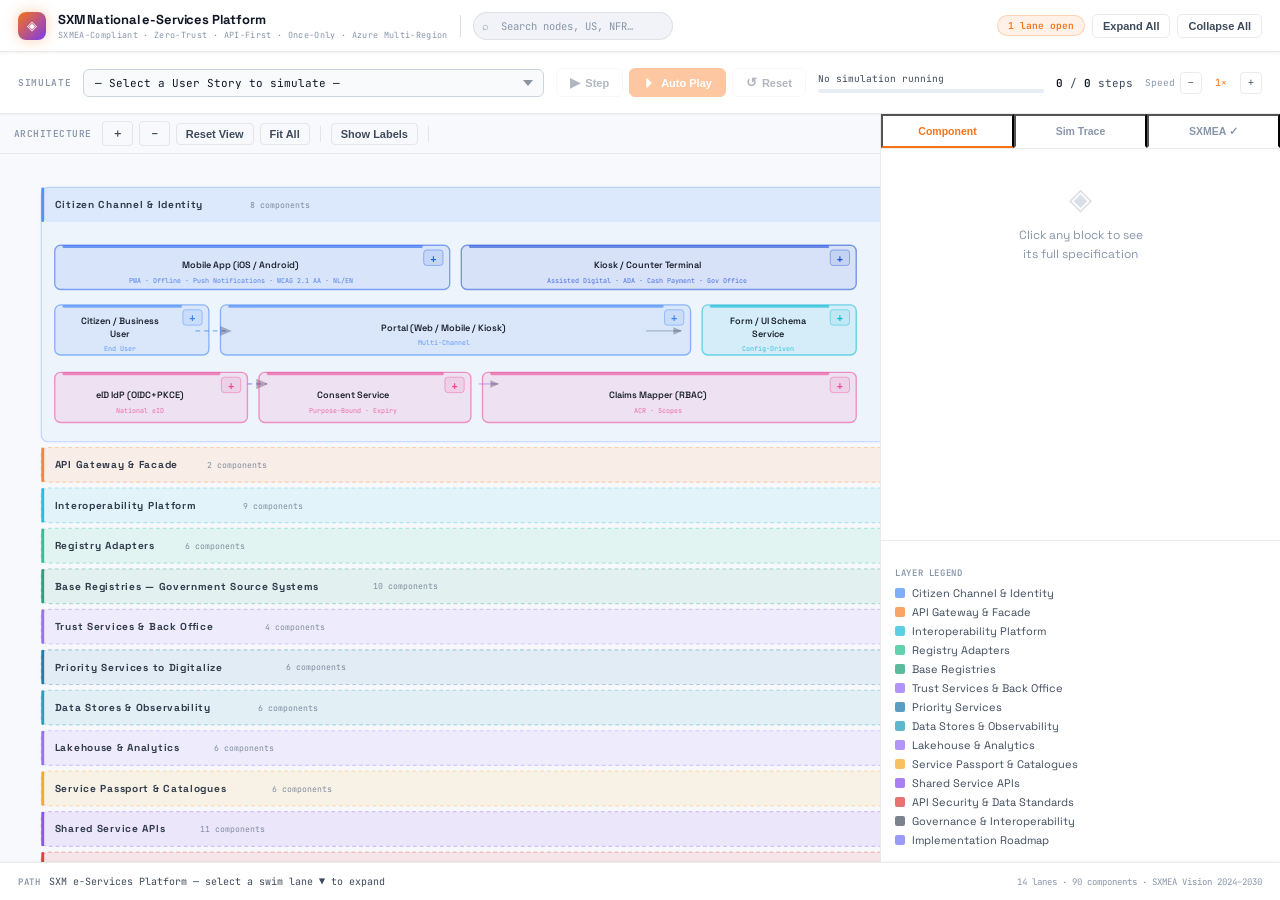
<file: arch-viz/singularity.html>
<!DOCTYPE html>
<html lang="en">
<head>
<meta charset="UTF-8"/>
<meta name="viewport" content="width=device-width,initial-scale=1.0"/>
<title>SXM e-Services Platform — Architecture & Simulation Explorer</title>
<link href="https://fonts.googleapis.com/css2?family=Space+Grotesk:wght@400;500;600;700&family=JetBrains+Mono:wght@400;500;600&display=swap" rel="stylesheet"/>
<style>
/* ── DESIGN SYSTEM ─────────────────────────── */
:root{
  --bg:#f8f9fc; --bg2:#ffffff; --bg3:#f1f3f8; --bg4:#e8ecf4;
  --sur:#ffffff; --sur2:#f1f3f8;
  --bdr:rgba(0,0,0,.08); --bdr2:rgba(0,0,0,.13);
  --t1:#0f1523; --t2:#3d4a5c; --t3:#8896aa;
  --acc:#f97316; --acc2:#ea6c0a;
  --blue:#2563eb; --pink:#db2777; --cyan:#0891b2;
  --green:#16a34a; --purple:#7c3aed; --amber:#d97706;
  --red:#dc2626;
  /* sim states */
  --sim-active:#f97316; --sim-done:#16a34a; --sim-idle:rgba(0,0,0,.04);
  --fnt:'Space Grotesk',system-ui,sans-serif;
  --mono:'JetBrains Mono',monospace;
  --hdr:52px; --ftr:38px; --simbar:62px;
  --sb:400px;
}
*,*::before,*::after{box-sizing:border-box;margin:0;padding:0}
html,body{width:100%;height:100%;overflow:hidden;background:var(--bg);font-family:var(--fnt);color:var(--t1)}
body{display:flex;flex-direction:column}

/* ── HEADER ─────────────────────────────────── */
#hdr{
  height:var(--hdr);flex-shrink:0;
  background:#fff;border-bottom:1px solid var(--bdr);box-shadow:0 1px 3px rgba(0,0,0,.06);
  display:flex;align-items:center;padding:0 18px;gap:12px;z-index:300;
}
.gem{width:28px;height:28px;border-radius:8px;background:linear-gradient(135deg,#f97316,#7c3aed);display:grid;place-items:center;font-size:13px;color:#fff;box-shadow:0 0 14px rgba(249,115,22,.35);flex-shrink:0}
.bname{font-size:13px;font-weight:700;color:var(--t1);letter-spacing:-.01em}
.bsub{font-family:var(--mono);font-size:8.5px;color:var(--t3);margin-top:1px;letter-spacing:.04em}
.hdiv{width:1px;height:22px;background:var(--bdr2);flex-shrink:0}

/* search */
.sw{position:relative;flex:0 1 200px}
.sico{position:absolute;left:9px;top:50%;transform:translateY(-50%);color:var(--t3);font-size:11px;pointer-events:none}
#q{width:100%;padding:6px 10px 6px 27px;background:var(--bg3);border:1px solid var(--bdr);border-radius:20px;font-family:var(--mono);font-size:10.5px;color:var(--t1);outline:none;transition:all .15s}
#q:focus{border-color:var(--acc);box-shadow:0 0 0 3px rgba(249,115,22,.12)}
#q::placeholder{color:var(--t3)}
#sr{display:none;position:absolute;top:calc(100% + 5px);left:0;right:0;background:var(--bg3);border:1px solid var(--bdr2);border-radius:8px;z-index:500;box-shadow:0 8px 24px rgba(0,0,0,.4);overflow:hidden}
.sr-row{display:flex;align-items:center;gap:8px;padding:8px 11px;cursor:pointer;border-bottom:1px solid var(--bdr);transition:background .1s}
.sr-row:last-child{border-bottom:none}
.sr-row:hover{background:var(--bg4)}
.sr-nm{font-size:11px;font-weight:600;color:var(--t1)}
.sr-sb{font-family:var(--mono);font-size:9px;color:var(--t3);margin-top:1px}
.sr-mt{padding:10px;text-align:center;color:var(--t3);font-size:11px}

.hdr-r{display:flex;align-items:center;gap:7px;margin-left:auto}
#pill{padding:3px 10px;border-radius:20px;background:rgba(249,115,22,.1);border:1px solid rgba(249,115,22,.25);font-family:var(--mono);font-size:9.5px;color:var(--acc);font-weight:600;white-space:nowrap}
.hbtn{padding:5px 10px;border:1px solid var(--bdr);border-radius:5px;background:transparent;font-size:11px;font-weight:600;color:var(--t2);cursor:pointer;transition:all .14s}
.hbtn:hover{border-color:var(--acc);color:var(--acc)}

/* ── SIMULATION BAR ─────────────────────────── */
#simbar{
  height:var(--simbar);flex-shrink:0;
  background:#fff;border-bottom:1px solid var(--bdr);box-shadow:0 1px 2px rgba(0,0,0,.04);
  display:flex;align-items:center;padding:0 18px;gap:12px;z-index:200;
}
.sim-label{font-family:var(--mono);font-size:9.5px;font-weight:600;color:var(--t3);text-transform:uppercase;letter-spacing:.07em;flex-shrink:0}
/* US dropdown */
#us-sel{
  padding:6px 28px 6px 11px;background:#f8fafc;border:1px solid #cbd5e1;
  border-radius:6px;font-family:var(--mono);font-size:11px;color:var(--t1);
  outline:none;cursor:pointer;min-width:320px;
  appearance:none;background-image:url("data:image/svg+xml,%3Csvg xmlns='http://www.w3.org/2000/svg' width='10' height='6'%3E%3Cpath d='M0 0l5 6 5-6z' fill='%238b949e'/%3E%3C/svg%3E");
  background-repeat:no-repeat;background-position:right 10px center;
}
#us-sel:focus{border-color:var(--acc);box-shadow:0 0 0 3px rgba(249,115,22,.12)}
#us-sel option{background:#fff;color:#0f1523}

.sim-btns{display:flex;align-items:center;gap:6px}
.sbtn{
  display:flex;align-items:center;gap:5px;padding:6px 13px;
  border-radius:6px;border:1px solid var(--bdr);font-size:11px;font-weight:600;cursor:pointer;
  transition:all .15s;color:var(--t2);background:transparent;
}
.sbtn:hover{border-color:var(--acc);color:var(--acc)}
.sbtn.primary{background:var(--acc);border-color:var(--acc);color:#fff}
.sbtn.primary:hover{background:var(--acc2);border-color:var(--acc2)}
.sbtn:disabled{opacity:.4;cursor:not-allowed}
.sbtn .si{font-size:13px}

/* progress track */
.sim-progress-wrap{flex:1;display:flex;flex-direction:column;gap:4px;min-width:0}
.sim-step-lbl{font-family:var(--mono);font-size:9.5px;color:var(--t2);white-space:nowrap;overflow:hidden;text-overflow:ellipsis}
.sim-track{height:4px;background:var(--bg4);border-radius:2px;overflow:hidden}
.sim-fill{height:100%;background:linear-gradient(90deg,var(--acc),#f59e0b);border-radius:2px;transition:width .4s ease}

/* step counter */
.sim-counter{font-family:var(--mono);font-size:11px;color:var(--t2);white-space:nowrap;flex-shrink:0}
.sim-counter span{color:var(--t1);font-weight:600}

/* speed control */
.sim-spd{display:flex;align-items:center;gap:5px;flex-shrink:0}
.spd-lbl{font-family:var(--mono);font-size:9.5px;color:var(--t3)}
.spd-btn{width:22px;height:22px;border:1px solid var(--bdr);border-radius:4px;background:transparent;color:var(--t2);cursor:pointer;font-size:10px;transition:all .12s;display:grid;place-items:center}
.spd-btn:hover{border-color:var(--acc);color:var(--acc)}
.spd-val{font-family:var(--mono);font-size:10px;color:var(--acc);width:28px;text-align:center}

/* ── MAIN ────────────────────────────────────── */
#main{flex:1;display:flex;overflow:hidden}

/* canvas */
#cv{
  flex:1;overflow:auto;position:relative;
  background:var(--bg);
  background-image:
    radial-gradient(circle,rgba(0,0,0,.06) 1px,transparent 1px);
  background-size:28px 28px;
}
#cv::-webkit-scrollbar{width:6px;height:6px}
::-webkit-scrollbar-track{background:#f1f5f9}
::-webkit-scrollbar-thumb{background:#cbd5e1;border-radius:3px}
::-webkit-scrollbar-thumb:hover{background:#94a3b8}
#cv::-webkit-scrollbar-thumb{background:var(--bdr2);border-radius:3px}

/* toolbar */
#tb{
  position:sticky;top:0;left:0;z-index:100;
  display:flex;align-items:center;gap:6px;padding:7px 14px;
  background:rgba(248,249,252,.95);backdrop-filter:blur(8px);border-bottom:1px solid var(--bdr);
  border-bottom:1px solid var(--bdr);
}
.tlbl{font-family:var(--mono);font-size:9.5px;font-weight:600;color:var(--t3);text-transform:uppercase;letter-spacing:.05em;margin-right:4px}
.tbtn{padding:4px 9px;border:1px solid var(--bdr);border-radius:4px;background:transparent;font-size:11px;font-weight:600;color:var(--t2);cursor:pointer;transition:all .12s}
.tbtn:hover{border-color:var(--acc);color:var(--acc)}
.tbtn.on{background:rgba(249,115,22,.1);border-color:rgba(249,115,22,.4);color:var(--acc)}
.tsep{width:1px;height:16px;background:var(--bdr);margin:0 4px}

#svgwrap{background:#f8f9fc;padding:18px 22px 40px;min-width:1200px}
#svgwrap svg{display:block;width:100%}

/* ── SIDEBAR ─────────────────────────────────── */
#sb{
  width:var(--sb);flex-shrink:0;
  background:#fff;border-left:1px solid var(--bdr);box-shadow:-1px 0 4px rgba(0,0,0,.04);
  display:flex;flex-direction:column;overflow:hidden;
}
/* sidebar tabs */
.sb-tabs{display:flex;border-bottom:1px solid var(--bdr);flex-shrink:0}
.sb-tab{
  flex:1;padding:9px 8px;font-size:10.5px;font-weight:600;cursor:pointer;
  text-align:center;color:var(--t3);border-bottom:2px solid transparent;
  transition:all .15s;background:transparent;
}
.sb-tab:hover{color:var(--t2)}
.sb-tab.active{color:var(--acc);border-bottom-color:var(--acc)}
.sb-panel{display:none;flex:1;overflow-y:auto;flex-direction:column}
.sb-panel.active{display:flex}
.sb-panel::-webkit-scrollbar{width:4px}
.sb-panel::-webkit-scrollbar-thumb{background:var(--bdr2);border-radius:2px}
.sb-bd{padding:14px;flex:1}

/* ── COMPONENT DETAIL PANEL ────────────────────────── */
.sb-bd{padding:0;flex:1;overflow-y:auto}
/* header band */
.nd-hdr{padding:14px 14px 10px;border-bottom:1px solid var(--bdr)}
.ncat{font-family:var(--mono);font-size:9px;font-weight:600;text-transform:uppercase;letter-spacing:.08em;color:var(--t3);margin-bottom:3px}
.nnm{font-size:14px;font-weight:700;line-height:1.2;margin-bottom:5px;letter-spacing:-.01em}
.nd-badges{display:flex;align-items:center;gap:6px;flex-wrap:wrap;margin-bottom:0}
.nbdg{display:inline-block;font-family:var(--mono);font-size:9px;padding:2px 7px;border-radius:4px;background:var(--bg4);border:1px solid var(--bdr);color:var(--t2)}
.nd-sub{font-family:var(--mono);font-size:9px;color:var(--t3);padding:2px 7px;border-radius:4px;background:transparent;border:1px solid var(--bdr)}
/* collapsible sections */
.nd-section{border-bottom:1px solid var(--bdr)}
.nd-sec-hdr{display:flex;align-items:center;justify-content:space-between;padding:9px 14px 9px;cursor:pointer;user-select:none;transition:background .15s}
.nd-sec-hdr:hover{background:var(--bg3)}
.nd-sec-title{font-family:var(--mono);font-size:9px;font-weight:600;text-transform:uppercase;letter-spacing:.08em;color:var(--t3);display:flex;align-items:center;gap:6px}
.nd-sec-icon{font-size:11px;opacity:.6}
.nd-sec-count{font-family:var(--mono);font-size:9px;padding:1px 5px;border-radius:3px;background:var(--bg4);color:var(--t3)}
.nd-sec-chev{font-size:9px;color:var(--t3);transition:transform .2s}
.nd-sec-chev.open{transform:rotate(180deg)}
.nd-sec-body{padding:0 14px 12px;display:none}
.nd-sec-body.open{display:block}
/* description */
.ndesc{font-size:12px;color:var(--t2);line-height:1.75;padding:12px 14px;border-bottom:1px solid var(--bdr)}
/* tags */
.ntags{display:flex;flex-wrap:wrap;gap:4px;padding-top:6px}
.nt{font-family:var(--mono);font-size:9px;padding:2px 7px;border-radius:4px;background:#eff6ff;border:1px solid #bfdbfe;color:#1d4ed8}
.nt-us{background:#f0fdf4;border-color:#bbf7d0;color:#15803d}
.nt-nfr{background:#fff7ed;border-color:#fed7aa;color:#c2410c}
.nt-warn{background:#fefce8;border-color:#fde68a;color:#92400e}
.nt-sec{background:#fdf2f8;border-color:#f9a8d4;color:#be185d}
/* spec table */
.nd-table{width:100%;border-collapse:collapse;font-size:11px;padding-top:6px;display:table}
.nd-tr{border-bottom:1px solid var(--bdr)}
.nd-tr:last-child{border-bottom:none}
.nd-th{font-family:var(--mono);font-size:9px;color:var(--t3);padding:5px 0 5px 0;width:38%;vertical-align:top;font-weight:400}
.nd-td{color:var(--t2);padding:5px 0;line-height:1.5;font-size:11px}
.nd-td code{font-family:var(--mono);font-size:9.5px;background:var(--bg4);padding:1px 5px;border-radius:3px;border:1px solid var(--bdr)}
/* connections */
.nd-conn{display:flex;align-items:center;gap:7px;padding:5px 0;border-bottom:1px solid rgba(0,0,0,.04)}
.nd-conn:last-child{border-bottom:none}
.nd-conn-dot{width:8px;height:8px;border-radius:50%;flex-shrink:0}
.nd-conn-dir{font-family:var(--mono);font-size:8px;color:var(--t3);width:28px;flex-shrink:0;text-align:center}
.nd-conn-lbl{font-size:11px;color:var(--t1);font-weight:500;flex:1;min-width:0;overflow:hidden;text-overflow:ellipsis;white-space:nowrap}
.nd-conn-id{font-family:var(--mono);font-size:9px;color:var(--t3);flex-shrink:0}
.nd-conn-edge{font-family:var(--mono);font-size:8px;color:var(--t3);background:var(--bg4);padding:1px 5px;border-radius:3px;flex-shrink:0}
/* sim highlight */
.nd-us-row{display:flex;align-items:flex-start;gap:8px;padding:5px 0;border-bottom:1px solid rgba(0,0,0,.04);cursor:pointer;transition:background .12s;margin:0 -14px;padding-left:14px;padding-right:14px}
.nd-us-row:last-child{border-bottom:none}
.nd-us-row:hover{background:var(--bg3)}
.nd-us-id{font-family:var(--mono);font-size:9px;padding:2px 6px;border-radius:3px;background:#f0fdf4;border:1px solid #bbf7d0;color:#15803d;flex-shrink:0}
.nd-us-desc{font-size:11px;color:var(--t2);line-height:1.45;flex:1}
/* status row */
.nd-status-row{display:flex;align-items:center;gap:8px;padding:5px 0;border-bottom:1px solid rgba(0,0,0,.04)}
.nd-status-row:last-child{border-bottom:none}
.nd-status-dot{width:6px;height:6px;border-radius:50%;flex-shrink:0}
.nd-status-lbl{font-size:11px;color:var(--t2);flex:1}
.nd-status-val{font-family:var(--mono);font-size:9.5px;color:var(--t1);font-weight:600}
/* swim lane summary */
.nd-lane-bar{display:flex;align-items:center;gap:8px;padding:8px 14px;border-radius:6px;background:var(--bg3);margin-top:6px}
.nd-lane-swatch{width:10px;height:10px;border-radius:2px;flex-shrink:0}
.nd-lane-name{font-size:11px;font-weight:600;color:var(--t1);flex:1}
.nd-lane-desc{font-size:10.5px;color:var(--t2);line-height:1.6;margin-top:6px}
/* phase progress */
.nd-phase-bar{height:4px;border-radius:2px;background:var(--bg4);overflow:hidden;margin:6px 0 3px}
.nd-phase-fill{height:100%;border-radius:2px;transition:width .4s}
/* empty state */
.sb-mt{padding:30px 14px;text-align:center;color:var(--t3)}
.sb-mi{font-size:30px;margin-bottom:8px;opacity:.3}
.sb-mt2{font-size:12px;line-height:1.6}

/* empty state */
.sb-mt{padding:30px 14px;text-align:center;color:var(--t3)}
.sb-mi{font-size:30px;margin-bottom:8px;opacity:.3}
.sb-mt2{font-size:12px;line-height:1.6}

/* legend */
.lgt{font-family:var(--mono);font-size:9px;font-weight:600;text-transform:uppercase;letter-spacing:.07em;color:var(--t3);margin-bottom:7px;margin-top:16px}
.lgi{display:flex;align-items:center;gap:7px;margin-bottom:5px;font-size:11px;color:var(--t2)}
.lgd{width:10px;height:10px;border-radius:2px;flex-shrink:0}

/* ── SIM PANEL ─────────────────────────────────── */
#sim-panel{padding:0}

/* step cards */
.step-card{
  padding:11px 14px;border-bottom:1px solid var(--bdr);
  transition:background .2s;cursor:pointer;position:relative;
}
.step-card::before{content:'';position:absolute;left:0;top:0;bottom:0;width:3px;background:transparent;transition:background .2s}
.step-card.s-done::before{background:var(--green)}
.step-card.s-active::before{background:var(--acc);box-shadow:0 0 8px var(--acc)}
.step-card.s-idle::before{background:transparent}
.step-card.s-active{background:rgba(249,115,22,.06)}
.step-card.s-done{background:rgba(34,197,94,.04)}
.step-num{font-family:var(--mono);font-size:9px;color:var(--t3);margin-bottom:3px;display:flex;align-items:center;gap:5px}
.step-status{display:inline-block;width:7px;height:7px;border-radius:50%}
.s-active .step-status{background:var(--acc);box-shadow:0 0 6px var(--acc);animation:pulse 1.2s ease-in-out infinite}
.s-done .step-status{background:var(--green)}
.s-idle .step-status{background:var(--t3)}
@keyframes pulse{0%,100%{opacity:1}50%{opacity:.4}}
.step-lbl{font-size:11.5px;font-weight:600;color:var(--t1);margin-bottom:3px;line-height:1.3}
.step-node{font-family:var(--mono);font-size:9.5px;color:var(--t3)}
.step-action{font-size:11px;color:var(--t2);line-height:1.55;margin-top:4px}
.step-sxm{display:flex;flex-wrap:wrap;gap:3px;margin-top:6px}
.sxm-tag{font-family:var(--mono);font-size:8.5px;padding:1.5px 6px;border-radius:3px;font-weight:600}

/* ── SXMEA CHECKLIST PANEL ─────────────────────── */
#chk-panel{padding:0}
.chk-hdr{padding:12px 14px 8px;border-bottom:1px solid var(--bdr);flex-shrink:0}
.chk-title{font-size:13px;font-weight:700;color:var(--t1);margin-bottom:3px}
.chk-sub{font-size:11px;color:var(--t2);line-height:1.5}
.chk-score{display:flex;align-items:center;gap:8px;margin-top:10px}
.chk-score-val{font-family:var(--mono);font-size:22px;font-weight:700}
.chk-score-bar{flex:1;height:6px;background:var(--bg4);border-radius:3px;overflow:hidden}
.chk-score-fill{height:100%;border-radius:3px;transition:width .5s ease}
.chk-score-lbl{font-family:var(--mono);font-size:10px;color:var(--t2);white-space:nowrap}

.chk-group{border-bottom:1px solid var(--bdr)}
.chk-gh{
  display:flex;align-items:center;gap:8px;padding:10px 14px;cursor:pointer;
  transition:background .12s;
}
.chk-gh:hover{background:var(--bg3)}
.chk-gi{font-size:14px;flex-shrink:0}
.chk-gn{font-size:11.5px;font-weight:600;color:var(--t1);flex:1}
.chk-gbdg{font-family:var(--mono);font-size:9.5px;padding:2px 7px;border-radius:10px;font-weight:600}
.chk-garr{font-size:10px;color:var(--t3);transition:transform .15s;flex-shrink:0}
.chk-gb.open + .chk-gb .chk-garr{transform:rotate(180deg)}
.chk-body{display:none;padding:0 14px 10px}
.chk-body.open{display:block}
.chk-item{display:flex;align-items:flex-start;gap:8px;padding:6px 0;border-bottom:1px solid var(--bdr)}
.chk-item:last-child{border-bottom:none}
.chk-ico{font-size:13px;flex-shrink:0;margin-top:1px}
.chk-txt{flex:1;min-width:0}
.chk-name{font-size:11px;font-weight:600;color:var(--t1);margin-bottom:2px}
.chk-how{font-size:10.5px;color:var(--t2);line-height:1.55}
.chk-nodes{display:flex;flex-wrap:wrap;gap:3px;margin-top:4px}
.chk-node{font-family:var(--mono);font-size:9px;padding:1.5px 6px;border-radius:3px;background:#f1f5f9;border:1px solid #e2e8f0;color:#475569}

/* status colors */
.st-met{color:#4ade80}.st-par{color:#fb923c}.st-gap{color:#f87171}
.bg-met{background:rgba(34,197,94,.1);border-color:rgba(34,197,94,.25);color:#4ade80}
.bg-par{background:rgba(249,115,22,.1);border-color:rgba(249,115,22,.25);color:#fb923c}
.bg-gap{background:rgba(239,68,68,.1);border-color:rgba(239,68,68,.25);color:#f87171}

/* ── FOOTER ───────────────────────────────────── */
#ftr{height:var(--ftr);flex-shrink:0;background:#fff;border-top:1px solid var(--bdr);box-shadow:0 -1px 3px rgba(0,0,0,.04);display:flex;align-items:center;padding:0 18px;gap:8px;z-index:200}
.flbl{font-family:var(--mono);font-size:9px;font-weight:600;color:var(--t3);text-transform:uppercase;letter-spacing:.07em;flex-shrink:0}
#crumb{display:flex;align-items:center;gap:4px;flex:1;overflow:hidden;min-width:0}
.bc{font-family:var(--mono);font-size:10px;color:var(--t2);white-space:nowrap}
.bcl{cursor:pointer;transition:color .12s}.bcl:hover{color:var(--acc)}
.bcc{font-weight:700}
.bcs{color:var(--t3);font-size:8.5px}
.fr{margin-left:auto;font-family:var(--mono);font-size:9px;color:var(--t3);white-space:nowrap;flex-shrink:0}

/* ── SVG NODE HIGHLIGHT STATES ───────────────── */
@keyframes dash{to{stroke-dashoffset:-20}}
.ea{stroke-dasharray:5 4;animation:dash 1s linear infinite}
@keyframes nodeGlow{0%,100%{filter:drop-shadow(0 0 4px currentColor)}50%{filter:drop-shadow(0 0 12px currentColor)}}
.n-sim-active{animation:nodeGlow .8s ease-in-out infinite}

#diag{background:#f8f9fc;}
</style>
</head>
<body>

<!-- HEADER -->
<header id="hdr">
  <div class="gem">◈</div>
  <div style="flex-shrink:0"><div class="bname">SXM National e-Services Platform</div><div class="bsub">SXMEA-Compliant · Zero-Trust · API-First · Once-Only · Azure Multi-Region</div></div>
  <div class="hdiv"></div>
  <div class="sw"><span class="sico">⌕</span><input id="q" type="text" placeholder="Search nodes, US, NFR…" autocomplete="off"/><div id="sr"></div></div>
  <div class="hdr-r">
    <div id="pill">Select a User Story to simulate</div>
    <button class="hbtn" id="bexp">Expand All</button>
    <button class="hbtn" id="bcol">Collapse All</button>
  </div>
</header>

<!-- SIMULATION CONTROL BAR -->
<div id="simbar">
  <span class="sim-label">Simulate</span>
  <select id="us-sel">
    <option value="">— Select a User Story to simulate —</option>
    <optgroup label="🟠 Core Citizen Flows">
      <option value="US-1">US-1 · Prefill — OIDC+PKCE + Once-Only MDM</option>
      <option value="US-2">US-2 · Full Application Saga (Submit → Case)</option>
      <option value="US-3">US-3 · Document Upload Pipeline (AV+MIME)</option>
      <option value="US-6">US-6 · eID API — New Citizen Registration + SSO</option>
      <option value="US-7">US-7 · Claims-to-RBAC + ACR Enforcement</option>
      <option value="US-12">US-12 · Draft &amp; Resume Application</option>
      <option value="US-13">US-13 · Multi-Channel Accessibility (WCAG 2.1 AA)</option>
      <option value="US-14">US-14 · ACR Level 1 — SMS OTP Auth</option>
      <option value="US-24">US-24 · Idempotent Submission — Exactly-Once</option>
      <option value="US-25">US-25 · Case Status Webhook — Citizen Notification</option>
      <option value="US-40">US-40 · Multi-Channel — Kiosk &amp; Mobile App Journey</option>
    </optgroup>
    <optgroup label="🔵 Interop &amp; Data Exchange">
      <option value="US-4">US-4 · Civil Registry — Base Registry via IEP</option>
      <option value="US-5">US-5 · Event-Driven MDM Cache Invalidation</option>
      <option value="US-9">US-9 · Async Saga Orchestration (Service Bus+KEDA)</option>
      <option value="US-10">US-10 · Mapping &amp; Validation — Canonical DTO</option>
      <option value="US-11">US-11 · Data Quality — Hard/Soft Rules</option>
      <option value="US-15">US-15 · Eligibility Evaluation + Fee Computation</option>
      <option value="US-16">US-16 · Rules Engine — Shadow A/B Mode</option>
      <option value="US-28">US-28 · MDM Cache Hit Rate SLO Monitoring</option>
      <option value="US-29">US-29 · Consent API — GDPR Art.17 Revocation</option>
      <option value="US-46">US-46 · MS Dynamics CDM — Cross-Agency Sync via IEP</option>
    </optgroup>
    <optgroup label="🏛️ Base Registries">
      <option value="US-30">US-30 · Civil Registry — Identity Fetch</option>
      <option value="US-31">US-31 · Address Adapter — Stale Flag Fallback</option>
      <option value="US-32">US-32 · Business Adapter — Dissolved Company</option>
      <option value="US-33">US-33 · License Adapter — Expired Licences</option>
      <option value="US-34">US-34 · Tax Adapter — ACR=2 + mTLS</option>
      <option value="US-35">US-35 · Land/Kadaster — Empty Property</option>
    </optgroup>
    <optgroup label="🎯 Priority Services">
      <option value="US-41">US-41 · Building Permit — Multi-Registry Saga</option>
      <option value="US-42">US-42 · Certificate of Good Conduct — eSign + e-Payment</option>
      <option value="US-43">US-43 · Economic License — TEATT/BLIS Multi-Registry</option>
      <option value="US-44">US-44 · Vaccination Records — VSA Health + EU DCC</option>
      <option value="US-47">US-47 · Life Events — Death Registration Cascade</option>
    </optgroup>
    <optgroup label="📄 Documents &amp; Payments">
      <option value="US-8">US-8 · API Facade — Idempotency + problem+json</option>
      <option value="US-17">US-17 · Document MIME Validation</option>
      <option value="US-18">US-18 · Antivirus Scan — Malware Quarantine</option>
      <option value="US-19">US-19 · Large File Upload (50MB Streaming)</option>
      <option value="US-20">US-20 · eSign Package — Qualified Signature</option>
      <option value="US-22">US-22 · Payment Session — PSP Fee Collection</option>
      <option value="US-23">US-23 · Payment Failure &amp; Refund Flow</option>
    </optgroup>
    <optgroup label="🔒 Security &amp; Trust">
      <option value="US-21">US-21 · eSign Webhook Reconciliation + WORM</option>
      <option value="US-26">US-26 · Threat Detection — Sentinel SIEM + SOAR</option>
      <option value="US-27">US-27 · Distributed Tracing — OTel End-to-End</option>
    </optgroup>
    <optgroup label="⚡ Resilience &amp; DR">
      <option value="US-36">US-36 · Circuit Breakers + Bulkheads (Polly 8)</option>
      <option value="US-37">US-37 · Dead Letter Queue — Message Recovery</option>
      <option value="US-38">US-38 · Regional Failover — DR Runbook</option>
    </optgroup>
    <optgroup label="🆕 SXMEA: Service Passport">
      <option value="US-SP1">SP-1 · Service Passport Registration — Go-Live</option>
      <option value="US-SP2">SP-2 · API Discovery — Developer Finds Gov API</option>
      <option value="US-SP3">SP-3 · CDM Semantic Validation — New Adapter</option>
      <option value="US-SP4">SP-4 · Open Data Publication Pipeline</option>
    </optgroup>
    <optgroup label="🆕 SXMEA: IEP &amp; APIs">
      <option value="US-SP5">SP-5 · IEP Inter-Agency Data Exchange</option>
      <option value="US-SP6">SP-6 · Geo API — School Zone Eligibility</option>
    </optgroup>
    <optgroup label="🆕 SXMEA: AI · Notify · Analytics">
      <option value="US-SP7">SP-7 · AI Chatbot — Citizen Finds Right Service</option>
      <option value="US-SP8">SP-8 · Analytics + e-Archive KPI Reporting</option>
      <option value="US-SP9">SP-9 · SXMEA Compliance Gate — Funding Approval</option>
    </optgroup>
    <optgroup label="🏛️ Governance">
      <option value="US-45">US-45 · DLT Compliance Review &amp; Funding Gate</option>
    </optgroup>
    <optgroup label="🗺️ Implementation Phases">
      <option value="US-SP10">SP-10 · Phase 1 Foundation — Readiness Check</option>
      <option value="US-48">US-48 · Phase 2 Core Services — Trust + e-Payment Live</option>
      <option value="US-49">US-49 · Phase 3 User-Facing — Portal + Priority Services</option>
      <option value="US-SP11">SP-11 · Phase 4 Advanced — AI + Archive + Analytics Live</option>
    </optgroup>
  </select>
  <div class="sim-btns">
    <button class="sbtn" id="btn-step" disabled><span class="si">▶</span> Step</button>
    <button class="sbtn primary" id="btn-play" disabled><span class="si">⏵</span> Auto Play</button>
    <button class="sbtn" id="btn-reset" disabled><span class="si">↺</span> Reset</button>
  </div>
  <div class="sim-progress-wrap">
    <div class="sim-step-lbl" id="sim-step-lbl">No simulation running</div>
    <div class="sim-track"><div class="sim-fill" id="sim-fill" style="width:0%"></div></div>
  </div>
  <div class="sim-counter"><span id="sim-cur">0</span> / <span id="sim-tot">0</span> steps</div>
  <div class="sim-spd">
    <span class="spd-lbl">Speed</span>
    <button class="spd-btn" id="spd-dn">−</button>
    <span class="spd-val" id="spd-val">1×</span>
    <button class="spd-btn" id="spd-up">+</button>
  </div>
</div>

<!-- MAIN -->
<main id="main">
  <div id="cv">
    <div id="tb">
      <span class="tlbl">Architecture</span>
      <button class="tbtn" id="bzi">＋</button>
      <button class="tbtn" id="bzo">－</button>
      <button class="tbtn" id="brs">Reset View</button>
      <button class="tbtn" id="bft">Fit All</button>
      <div class="tsep"></div>
      <button class="tbtn" id="blbl">Show Labels</button>
      <div class="tsep"></div>
      <span id="sim-badge" style="display:none;font-family:var(--mono);font-size:9.5px;padding:3px 9px;border-radius:20px;background:rgba(249,115,22,.12);border:1px solid rgba(249,115,22,.35);color:#c2530a">● SIMULATION RUNNING</span>
    </div>
    <div id="svgwrap"></div>
  </div>

  <!-- SIDEBAR -->
  <aside id="sb">
    <div class="sb-tabs">
      <button class="sb-tab active" data-tab="detail">Component</button>
      <button class="sb-tab" data-tab="sim">Sim Trace</button>
      <button class="sb-tab" data-tab="sxm">SXMEA ✓</button>
    </div>
    <div class="sb-panel active" id="tab-detail">
      <div class="sb-bd" id="sbbd">
        <div class="sb-mt"><div class="sb-mi">◈</div><div class="sb-mt2">Click any block to see<br>its full specification</div></div>
      </div>
      <div style="border-top:1px solid var(--bdr);padding:10px 14px;flex-shrink:0">
        <div class="lgt">Layer Legend</div><div id="lglist"></div>
      </div>
    </div>
    <div class="sb-panel" id="tab-sim">
      <div id="sim-panel">
        <div class="sb-mt"><div class="sb-mi">▶</div><div class="sb-mt2">Select a User Story and press<br>Step or Auto Play to trace the<br>architecture flow</div></div>
      </div>
    </div>
    <div class="sb-panel" id="tab-sxm">
      <div id="chk-panel"></div>
    </div>
  </aside>
</main>

<!-- FOOTER -->
<footer id="ftr">
  <span class="flbl">Path</span>
  <div id="crumb"><span class="bc">SXM e-Services Platform — select a swim lane ▼ to expand</span></div>
  <span class="fr">14 lanes · 90 components · SXMEA Vision 2024–2030</span>
</footer>

<script>
(function(){
'use strict';
const NS='http://www.w3.org/2000/svg';
function se(tag,a={},txt){const e=document.createElementNS(NS,tag);Object.entries(a).forEach(([k,v])=>e.setAttribute(k,v));if(txt!==undefined)e.textContent=txt;return e;}
function ha(hex,a){try{const r=parseInt(hex.slice(1,3),16),g=parseInt(hex.slice(3,5),16),b=parseInt(hex.slice(5,7),16);return`rgba(${r},${g},${b},${a})`;}catch{return hex;}}

/* ═══════════════════════════════════════════════════════
   LANE DATA
═══════════════════════════════════════════════════════ */

const LANES=[
{id:'CHANNEL',lbl:'Citizen Channel & Identity',c:'#3b82f6',
 desc:'All citizen and business-facing touchpoints — web portal, mobile client, schema service — plus the full identity stack: national eID (OIDC+PKCE), consent management, and claims mapping to RBAC roles. This layer is the only entry point for end users.',
 open:true,
 nodes:[
  {id:'MOBILE',x:14,y:10,w:410,h:46,c:'#2563eb',lbl:'Mobile App (iOS / Android)',sub:'PWA · Offline · Push Notifications · WCAG 2.1 AA · NL/EN',cat:'Channel',desc:'Native and progressive web app channel for citizens and businesses. Meets WCAG 2.1 AA. Dutch and English. Offline form drafts. Connects to same APIM as web portal — no separate back-end.',tech:['PWA / React Native','WCAG 2.1 AA','Push notifications','Offline draft sync','Same APIM as portal'],us:['US-13','US-14','US-24'],nfr:['WCAG-AA','Multi-language','Once-Only']},
  {id:'KIOSK',x:436,y:10,w:410,h:46,c:'#1d4ed8',lbl:'Kiosk / Counter Terminal',sub:'Assisted Digital · ADA · Cash Payment · Gov Office',cat:'Channel',desc:'Physical kiosk and counter terminal at government offices for citizens without internet access. Same APIM gateway as web and mobile — no separate back-end.',tech:['Kiosk locked-down browser','ADA compliant','Cash payment bridge','Gov office','Same APIM'],us:['US-13'],nfr:['WCAG-AA','Assisted-Digital','Multi-channel']},
  {id:'CLIENT',x:14,y:72,w:160,h:52,c:'#3b82f6',lbl:'Citizen / Business User',sub:'End User',cat:'External Actor',
   desc:'Human or automated system initiating a service request via web browser, mobile app, or kiosk terminal.',
   tech:['.NET Blazor WASM','HTTPS TLS 1.3','PKCE S256'],us:['US-1','US-2','US-13','US-14']},
  {id:'PORTAL',x:186,y:72,w:488,h:52,c:'#3b82f6',lbl:'Portal (Web / Mobile / Kiosk)',sub:'Multi-Channel',cat:'Frontend',
   desc:'Progressive Web App on .NET Blazor WebAssembly. Renders schema-driven service forms. OIDC+PKCE S256 auth-code flow. Tokens stored HttpOnly. Service-worker for offline drafts.',
   tech:['.NET Blazor WASM','PKCE S256','HttpOnly cookies','Workbox SW','WCAG 2.1 AA','EN/NL'],us:['US-1','US-2','US-12','US-13'],nfr:['NFR-27','NFR-28']},
  {id:'SCHEMA',x:686,y:72,w:160,h:52,c:'#06b6d4',lbl:'Form / UI Schema Service',sub:'Config-Driven',cat:'Config',
   desc:'Serves versioned JSON Schema form definitions from Cosmos DB. Fields, conditionals, and validations are data-driven — new service types need zero code deployment.',
   tech:['JSON Schema Draft-07','Blazor dynamic renderer','Cosmos DB config'],us:['US-15','US-16'],nfr:['NFR-20']},
  {id:'EID',x:14,y:142,w:200,h:52,c:'#ec4899',lbl:'eID IdP (OIDC+PKCE)',sub:'National eID',cat:'Identity Provider',
   desc:'National eID Identity Provider. OIDC+PKCE S256 auth-code flow. ACR claim: 1=SMS OTP, 2=hardware/biometric. Auto-rotating JWKS.',
   tech:['OIDC 1.0','PKCE S256','ACR=1/2','RS256/ES256','JWKS rotation'],us:['US-1','US-7','US-14'],nfr:['NFR-09']},
  {id:'CONS',x:226,y:142,w:220,h:52,c:'#ec4899',lbl:'Consent Service',sub:'Purpose-Bound · Expiry',cat:'Authorization',
   desc:'Stores and enforces purpose-bound, scoped, time-limited consents. SEC checks this before every registry call. WORM-receipted on every grant/revoke.',
   tech:['ASP.NET Core','SQL MI consent ledger','Redis consent cache','WORM audit'],us:['US-5','US-21'],nfr:['NFR-10']},
  {id:'CLAIMS',x:458,y:142,w:388,h:52,c:'#ec4899',lbl:'Claims Mapper (RBAC)',sub:'ACR · Scopes',cat:'Authorization',
   desc:'Maps IdP claims to internal RBAC roles and operation scopes. Enforces minimum ACR per operation class. ABAC ownership checks prevent cross-tenant escalation.',
   tech:['ASP.NET Core middleware','JWT ClaimsPrincipal','Policy-based authz'],us:['US-7'],nfr:['NFR-09','NFR-11']},
],
  edges:[
   {x1:160,y1:99,x2:196,y2:99,c:'#3b82f6',a:true,lbl:'HTTPS',f:'CLIENT',t:'PORTAL'},
   {x1:628,y1:99,x2:664,y2:99,c:'#64748b',a:false,lbl:'schema',f:'PORTAL',t:'SCHEMA'},
   {x1:214,y1:154,x2:234,y2:154,c:'#8b5cf6',a:true,lbl:'OIDC+PKCE',f:'EID',t:'CONS'},
   {x1:454,y1:154,x2:474,y2:154,c:'#8b5cf6',a:false,lbl:'claims',f:'CONS',t:'CLAIMS'},
  ],
},
{id:'GATEWAY',lbl:'API Gateway & Facade',c:'#f97316',
 desc:'Two-tier API boundary. APIM enforces JWT validation, rate limiting, WAF and W3C trace-context injection at the network edge. The API Facade behind it provides stable versioned contracts, idempotency ledger, problem+json error shaping and saga dispatch — shielding back-end services from any breaking changes.',
 open:true,
 nodes:[
  {id:'APIM',x:14,y:10,w:832,h:46,c:'#f97316',lbl:'Azure API Management Premium',sub:'JWT · RBAC · Rate Limits · corrId · W3C traceparent · VNet · ≥ 600 RPS',cat:'API Gateway',
   desc:'Single-entry zero-trust gateway. Validates JWT (sig, expiry, issuer, aud, scopes, ACR). Rate/quota per subscription. Injects x-correlation-id (UUID v4) and W3C traceparent. VNet-integrated Private Endpoints.',
   tech:['Azure APIM Premium','validate-jwt policy','rate-limit-by-key','correlation-id policy','W3C traceparent','VNet'],us:['US-7','US-8','US-26'],nfr:['NFR-09','NFR-23']},
  {id:'FACADE',x:14,y:74,w:832,h:46,c:'#8b5cf6',lbl:'API Facade — Versioned Stable Contracts',sub:'Idempotency-Key · ABAC Ownership · problem+json RFC7807 · /v1 /v2',cat:'API Facade',
   desc:'Stable OpenAPI 3.1 contracts (/v1, /v2). ABAC: callerSubjectId must match resourceOwnerId. Idempotency-Key UUID on all POST/PUT (TTL 24h ledger). Returns RFC 7807 problem+json on all fault paths.',
   tech:['ASP.NET Core 8 Minimal API','EF Core 8 (idempotency ledger)','ProblemDetails middleware','OpenAPI 3.1'],us:['US-8','US-24'],nfr:['NFR-14','NFR-15']},
],
 edges:[
  {x1:444,y1:33,x2:444,y2:77,c:'#f97316',a:true,lbl:'route',f:'APIM',t:'GATEWAY'},
 ],
},
{id:'INTEROP',lbl:'Interoperability Platform',c:'#06b6d4',
 desc:'The zero-trust orchestration core. SEC gates every data access against consent and ACR level. ORCH runs the application saga. MapVal transforms source DTOs to canonical CDM. DQ enforces hard/soft data quality rules. MDM caches authoritative identity bundles. Rules Engine evaluates eligibility. Event pipeline (Service Bus → KEDA) drives async steps. DLQ captures and holds failed messages for recovery. AUDIT writes WORM-immutable receipts for every state change.',
 nodes:[
  {id:'SEC',x:14,y:10,w:130,h:52,c:'#06b6d4',lbl:'Security & Consent Gate',sub:'Consent · ABAC',cat:'Security',
   desc:'Wraps every Orchestrator→Adapter call. Checks: (1) consent exists, (2) purposeId matches, (3) scopes granted, (4) not expired. On failure: 403 consent_required. Zero bypass SLO.',
   tech:['ASP.NET Core authz','Redis consent cache','SQL MI consent ledger'],us:['US-1','US-5','US-21'],nfr:['NFR-10']},
  {id:'ORCH',x:156,y:10,w:155,h:52,c:'#3b82f6',lbl:'Controller / Orchestrator',sub:'Sagas · Workflows · Fan-out',cat:'Orchestration',
   desc:'Coordinates sagas: consent → MDM prefill → eligibility → doc → eSign → payment → submit → case → WORM receipt. Idempotent steps with compensating transactions. Polly retry with exponential backoff.',
   tech:['ASP.NET Core hosted services','Polly 8 ResiliencePipeline','Azure Service Bus','EF Core saga state'],us:['US-2','US-9','US-24'],nfr:['NFR-06','NFR-08']},
  {id:'MAPVAL',x:323,y:10,w:145,h:52,c:'#3b82f6',lbl:'Mapping & Validation',sub:'Canonical DTO',cat:'Data',
   desc:'Transforms adapter DTOs to Canonical DTO. Attaches provenance (adapterId, fetchedAt, registryVersion). Hard DQ rules fail fast; soft DQ produces dqOutcome[] warnings.',
   tech:['AutoMapper','Custom DQ rule runner','ETag derivation'],us:['US-10','US-11'],nfr:['NFR-25']},
  {id:'DQ',x:480,y:10,w:120,h:52,c:'#3b82f6',lbl:'Data Quality',sub:'DQ Rules',cat:'Data',
   desc:'Runs hard and soft DQ rules on every canonical bundle. Hard failures block the request. Soft failures produce dqOutcome[] with ruleId, description, severity.',
   tech:['Custom DQ engine','OTel metric counters','JSON Schema validation'],us:['US-11'],nfr:['NFR-25']},
  {id:'MDM',x:612,y:10,w:234,h:52,c:'#06b6d4',lbl:'MDM Cache (Once-Only)',sub:'Redis · ETag · TTL',cat:'Cache',
   desc:'Redis Enterprise MDM cache. ETag (SHA-256 of payload) and per-type TTL: address 24h, business 4h, civil 48h. Event-driven invalidation. Target hit-rate ≥ 80%.',
   tech:['StackExchange.Redis','ETag SHA-256','SCAN+DEL invalidation'],us:['US-1','US-28'],nfr:['NFR-16']},
  {id:'RULES',x:14,y:80,w:155,h:52,c:'#3b82f6',lbl:'Rules Engine',sub:'Eligibility',cat:'Rules',
   desc:'Evaluates canonical bundle against versioned service rules. Returns eligible/ineligible/inconclusive with ruleTrace (ruleId, description EN/NL, affectedFields). Fee computation in same pass.',
   tech:['Custom rules engine','Versioned rule JSON','Shadow A/B mode'],us:['US-15','US-16'],nfr:['NFR-01']},
  {id:'EVENT',x:181,y:80,w:175,h:52,c:'#3b82f6',lbl:'Event Backbone',sub:'Service Bus · Event Grid',cat:'Messaging',
   desc:'Azure Service Bus Premium partitioned topics. KEDA ScaledObjects trigger at queue depth >10 msgs. DLQ age alert at 4h. Geo-DR alias switches in <5min.',
   tech:['Azure Service Bus Premium','KEDA ServiceBus scaler','Geo-DR alias'],us:['US-9','US-37'],nfr:['NFR-24']},
  {id:'DLQ',x:368,y:80,w:155,h:52,c:'#ef4444',lbl:'Dead Letter Queue',sub:'DLQ · Recovery',cat:'Reliability',
   desc:'Receives messages after max 3 retry attempts. Full context preserved (corrId, saga state, error). Alert if DLQ age > 4h. Idempotency-Key preserved on re-drive.',
   tech:['Service Bus DLQ','Re-drive runbook','Teams alert webhook'],us:['US-37'],nfr:['NFR-06','NFR-24']},
  {id:'AUDIT',x:535,y:80,w:311,h:52,c:'#ef4444',lbl:'Audit Evidence (WORM)',sub:'Signed · Immutable',cat:'Compliance',
   desc:'Every consent, submission, and security event creates a JWS-signed receipt in Azure Blob WORM. Legal hold support. Retention: consent 7y, submissions 7y, security events 10y.',
   tech:['Azure Blob WORM','Key Vault HSM (JWS key)','Purview classification'],us:['US-2','US-21','US-24'],nfr:['NFR-21']},
],
 edges:[
  {x1:144,y1:36,x2:164,y2:36,c:'#06b6d4',a:true,lbl:'consent gate',f:'SEC',t:'ORCH'},
  {x1:319,y1:36,x2:339,y2:36,c:'#06b6d4',a:false,lbl:'CDM',f:'ORCH',t:'MAPVAL'},
  {x1:484,y1:36,x2:504,y2:36,c:'#06b6d4',a:false,lbl:'validate',f:'MAPVAL',t:'DQ'},
  {x1:624,y1:36,x2:644,y2:36,c:'#22c55e',a:false,lbl:'cache',f:'DQ',t:'MDM'},
  {x1:169,y1:106,x2:189,y2:106,c:'#f59e0b',a:false,lbl:'evaluate',f:'RULES',t:'EVENT'},
  {x1:364,y1:106,x2:384,y2:106,c:'#f59e0b',a:true,lbl:'retry→DLQ',f:'EVENT',t:'DLQ'},
  {x1:539,y1:106,x2:559,y2:106,c:'#64748b',a:false,lbl:'WORM',f:'DLQ',t:'AUDIT'},
 ],
},
{id:'ADAPTERS',lbl:'Registry Adapters',c:'#10b981',
 desc:'Six purpose-built adapters — one per national registry — each implementing the Polly resilience pattern (circuit breaker, retry, timeout, bulkhead). Each returns a typed canonical DTO with provenance metadata. Adapters are the ONLY code allowed to call external registries: no other component may call a registry directly.',
 nodes:[
  {id:'AD_CIV',x:14,y:10,w:130,h:52,c:'#22c55e',lbl:'Adapter: Civil Registry',sub:'NIN · DOB · Family',cat:'Registry Adapter',
   desc:'Fetches verified identity data (legal name, DOB, NIN, family status) from Civil Registry. Managed Identity auth. Circuit breaker + 3 retries + 5s timeout.',
   tech:['HttpClientFactory','Polly CircuitBreaker','Managed Identity'],us:['US-30'],nfr:['NFR-06']},
  {id:'AD_ADDR',x:156,y:10,w:130,h:52,c:'#22c55e',lbl:'Adapter: Address Registry',sub:'Street · Postcode',cat:'Registry Adapter',
   desc:'Fetches current address from Address Registry. Event-driven cache invalidation on SoR change. Stale flag set during registry downtime.',
   tech:['HttpClientFactory','Change event subscriber','Stale flag DTOs'],us:['US-31'],nfr:['NFR-06']},
  {id:'AD_BUS',x:298,y:10,w:130,h:52,c:'#22c55e',lbl:'Adapter: Business Registry',sub:'KvK · Directors',cat:'Registry Adapter',
   desc:'Fetches KvK/CoC number, legal form, directors. Dissolved companies returned with status=dissolved (not 404).',
   tech:['HttpClientFactory','Dissolved status mapping','Polly bulkhead'],us:['US-32'],nfr:['NFR-06']},
  {id:'AD_LIC',x:440,y:10,w:130,h:52,c:'#22c55e',lbl:'Adapter: License Registry',sub:'Permits · Expiry',cat:'Registry Adapter',
   desc:'Fetches professional licenses with full expiry dates preserved. Expired licenses included with status=expired.',
   tech:['HttpClientFactory','Pagination cursor','Expiry DTO'],us:['US-33'],nfr:['NFR-06']},
  {id:'AD_TAX',x:582,y:10,w:130,h:52,c:'#ca8a04',lbl:'Adapter: Tax Registry',sub:'ACR=2 · mTLS',cat:'Registry Adapter',
   desc:'Highest-sensitivity adapter. Requires ACR level 2 step-up and explicit consent scope. mTLS mutual auth.',
   tech:['HttpClientFactory + mTLS','ACR=2 enforcement','Key Vault cert'],us:['US-34'],nfr:['NFR-06','NFR-09','NFR-10']},
  {id:'AD_LAND',x:724,y:10,w:122,h:52,c:'#16a34a',lbl:'Adapter: Land / Kadaster',sub:'Property · Encumbrances',cat:'Registry Adapter',
   desc:'Fetches property and land ownership from Kadaster. Returns empty array (not 404) when no property registered.',
   tech:['HttpClientFactory','Empty-array contract','Encumbrance paginator'],us:['US-35'],nfr:['NFR-06']},
],
 edges:[
  {x1:144,y1:36,x2:164,y2:36,c:'#10b981',a:false,lbl:'',f:'AD_CIV',t:'AD_ADDR'},
  {x1:274,y1:36,x2:294,y2:36,c:'#10b981',a:false,lbl:'',f:'AD_ADDR',t:'AD_BUS'},
  {x1:404,y1:36,x2:424,y2:36,c:'#10b981',a:false,lbl:'',f:'AD_BUS',t:'AD_LIC'},
  {x1:534,y1:36,x2:554,y2:36,c:'#10b981',a:false,lbl:'',f:'AD_LIC',t:'AD_TAX'},
  {x1:664,y1:36,x2:684,y2:36,c:'#10b981',a:false,lbl:'',f:'AD_TAX',t:'AD_LAND'},
 ],
},
{id:'REGISTRIES',lbl:'Base Registries — Government Source Systems',c:'#059669',
 desc:'The 10 authoritative government databases (§7.1). Adapters above connect exclusively here. No other component may query these directly. All are master data under the Once-Only principle.',
 nodes:[
  {id:'REG_CIVIL',x:14,y:10,w:130,h:54,c:'#059669',lbl:'Civil Registry',sub:'MoGA · Birth/Marriage/Death/Passport/Family',cat:'Base Registry',desc:'Authoritative personal identity data: birth, marriages, deaths, passports, family tree. Owner: MoGA. NIN links to eID API.',tech:['Legacy DB + adapter','NIN identifier','Birth/marriage/death','Family tree API'],us:['US-1','US-30'],nfr:['SXMEA-§7.1','Once-Only']},
  {id:'REG_ADDR',x:156,y:10,w:130,h:54,c:'#059669',lbl:'Address Registry',sub:'VROMI · Streets · House No. · Postcode · Domicile',cat:'Base Registry',desc:'VROMI official addresses: street names, house numbers, postcodes, domicile. Geo API integration.',tech:['VROMI source','Street authority','Postcode registry','Domicile'],us:['US-1','US-31'],nfr:['SXMEA-§7.1','Once-Only']},
  {id:'REG_BUS',x:298,y:10,w:130,h:54,c:'#059669',lbl:'Company Registry',sub:'COCI · KvK · Licenses · Shareholders',cat:'Base Registry',desc:'Chamber of Commerce: KvK, business licenses, director/shareholder data. Also integrates BLIS.',tech:['COCI source','KvK identifiers','Business licenses','Shareholder data'],us:['US-2','US-32'],nfr:['SXMEA-§7.1','Once-Only']},
  {id:'REG_PROP',x:440,y:10,w:140,h:54,c:'#059669',lbl:'Property Registry',sub:'Kadaster · Land · Parcels · Mortgages',cat:'Base Registry',desc:'Kadaster: land ownership, parcels, mortgages, encumbrances. mTLS required.',tech:['Kadaster DB','Parcel ID (ADP)','Mortgage registry','GIS boundaries'],us:['US-35'],nfr:['SXMEA-§7.1','Once-Only']},
  {id:'REG_TAX',x:592,y:10,w:130,h:54,c:'#16a34a',lbl:'Tax Registry',sub:'MoF · Tax ID · Filing Status · Assessments',cat:'Base Registry',desc:'MoF tax database. ACR=2 + mTLS mandatory.',tech:['MoF source','Tax ID (hash)','Filing history','ACR=2 + mTLS'],us:['US-34'],nfr:['SXMEA-§7.1','ACR=2']},
  {id:'REG_LIC',x:734,y:10,w:112,h:54,c:'#16a34a',lbl:'License Registry',sub:'BLIS · Professional · Economic · Permits',cat:'Base Registry',desc:'BLIS: professional/economic licences, permits. Shared across VROMI/VSA/Education/BLIS.',tech:['BLIS source','Professional licences','Economic licences','Permit status'],us:['US-33'],nfr:['SXMEA-§7.1','Once-Only']},
  {id:'REG_BLDG',x:14,y:76,w:195,h:48,c:'#047857',lbl:'Building Registry',sub:'VROMI · Permits · Plans · Occupancy',cat:'Base Registry',desc:'VROMI building permits, approved plans, occupancy certificates. Linked to Property Registry via parcel ID.',tech:['VROMI source','Building permit IDs','Floor plans','Occupancy certs'],us:['US-2','US-35'],nfr:['SXMEA-§7.1','Once-Only']},
  {id:'REG_TOPO',x:221,y:76,w:195,h:48,c:'#047857',lbl:'Topology / Maps Registry',sub:'GIS · Digital Maps · Boundaries · Parcels',cat:'Base Registry',desc:'Geographic/topological registry: maps, parcel boundaries, GIS layers. Feeds Geo API (§8.2.17).',tech:['GIS source','Open GIS','Parcel polygons','Geo API backend'],us:['US-SP6'],nfr:['SXMEA-§7.1','Open-GIS']},
  {id:'REG_SOCIAL',x:428,y:76,w:195,h:48,c:'#065f46',lbl:'Social Registry (ISRS)',sub:'VSA · Benefits · Vulnerable Citizens · Household',cat:'Base Registry',desc:'VSA ISRS: social benefit eligibility, vulnerable citizens, household compositions. ACR=2 + consent required.',tech:['VSA ISRS','Benefit eligibility','Household composition','ACR=2 + consent'],us:['US-7','US-34'],nfr:['SXMEA-§7.1','GDPR','ACR=2']},
  {id:'REG_MSDYN',x:635,y:76,w:211,h:48,c:'#064e3b',lbl:'MS Dynamics Ecosystem',sub:'CDM · VROMI · VSA · Education · BLIS',cat:'Shared Platform',desc:'MS Dynamics 365 shared across VROMI, VSA, Education, BLIS using Microsoft CDM. Must interoperate via IEP.',tech:['MS Dynamics 365','Microsoft CDM','Dataverse','Power Platform'],us:['US-SP3','US-5'],nfr:['SXMEA-§7.1','CDM','Multi-Agency']},
 ],
 edges:[
  {x1:144,y1:37,x2:156,y2:37,c:'#059669',a:false,lbl:'',f:'REG_CIVIL',t:'REG_ADDR'},
  {x1:286,y1:37,x2:298,y2:37,c:'#059669',a:false,lbl:'',f:'REG_ADDR',t:'REG_BUS'},
  {x1:428,y1:37,x2:440,y2:37,c:'#059669',a:false,lbl:'',f:'REG_BUS',t:'REG_PROP'},
  {x1:580,y1:37,x2:592,y2:37,c:'#16a34a',a:false,lbl:'',f:'REG_PROP',t:'REG_TAX'},
  {x1:722,y1:37,x2:734,y2:37,c:'#16a34a',a:false,lbl:'',f:'REG_TAX',t:'REG_LIC'},
  {x1:209,y1:100,x2:221,y2:100,c:'#047857',a:false,lbl:'',f:'REG_BLDG',t:'REG_TOPO'},
  {x1:416,y1:100,x2:428,y2:100,c:'#065f46',a:false,lbl:'',f:'REG_TOPO',t:'REG_SOCIAL'},
  {x1:623,y1:100,x2:635,y2:100,c:'#064e3b',a:false,lbl:'CDM',f:'REG_SOCIAL',t:'REG_MSDYN'},
 ]},
{id:'TRUST',lbl:'Trust Services & Back Office',c:'#8b5cf6',
 desc:'Document intake (AV + MIME scan → WORM blob), qualified eSign integration, and PSP payment collection form the trust layer. CaseManagement is the back-office system of record — case workers act here after a saga completes a submission.',
 nodes:[
  {id:'DOCI',x:14,y:10,w:200,h:52,c:'#ef4444',lbl:'Document Intake',sub:'Pre-sign · AV Scan · MIME',cat:'Trust Service',
   desc:'Pre-signed Azure Blob URL for direct client upload. AV scan (EICAR-capable) and MIME magic-byte check via Event Grid trigger. Clean → status=Ready.',
   tech:['Azure Blob SAS','Event Grid blob_created','AV scan'],us:['US-3','US-17','US-18','US-19'],nfr:['NFR-17']},
  {id:'ESIGN',x:226,y:10,w:200,h:52,c:'#ef4444',lbl:'eSign Provider',sub:'Digital Signature',cat:'Trust Service',
   desc:'External qualified eSign provider. Saga creates package, polls status, receives webhook. WORM receipt on signature confirmation.',
   tech:['eSign API client','Webhook HMAC verify','WORM receipt'],us:['US-20','US-21'],nfr:['NFR-18']},
  {id:'PAY',x:438,y:10,w:175,h:52,c:'#ef4444',lbl:'Payment Gateway',sub:'PSP Session',cat:'Trust Service',
   desc:'PSP session creation. Amount from Rules Engine fee calc. Idempotent session key. Webhook reconciled by Orchestrator.',
   tech:['PSP API client','Idempotent session key','Webhook reconciliation'],us:['US-22','US-23'],nfr:[]},
  {id:'CASESYS',x:625,y:10,w:221,h:52,c:'#3b82f6',lbl:'Case Management System',sub:'Back Office · Workflow · Status',cat:'Back Office',
   desc:'Receives case creation events from Orchestrator. Routes to case workers. GET /cases/{id}/status and webhook push on status change.',
   tech:['ASP.NET Core','EF Core 8','Azure Service Bus (inbound)'],us:['US-25'],nfr:['NFR-15']},
],
 edges:[
  {x1:214,y1:36,x2:234,y2:36,c:'#8b5cf6',a:true,lbl:'sign',f:'DOCI',t:'ESIGN'},
  {x1:434,y1:36,x2:454,y2:36,c:'#8b5cf6',a:false,lbl:'pay',f:'ESIGN',t:'PAY'},
  {x1:629,y1:36,x2:649,y2:36,c:'#64748b',a:false,lbl:'open case',f:'PAY',t:'CASESYS'},
 ],
},
{id:'SERVICES',lbl:'Priority Services to Digitalize',c:'#0369a1',
 desc:'The 6 priority citizen services for digital transformation (SXMEA §9). Each exercises the full stack. Each must be registered in the Service Passport before going live.',
 nodes:[
  {id:'SVC_GOC',x:14,y:10,w:128,h:54,c:'#0369a1',lbl:'Certificate of Good Conduct',sub:'MoJ · Criminal Record · eSign · e-Payment',cat:'Priority Service',desc:'VOG: Ministry of Justice. Civil Registry identity + MoJ criminal check + eSign on cert + e-Payment.',tech:['Civil Registry','MoJ records','API_TRUST eSign','API_EPAY','PDF/A cert'],us:['US-2','US-20','US-22'],nfr:['SXMEA-Priority','Phase3']},
  {id:'SVC_ADDR',x:154,y:10,w:128,h:54,c:'#0369a1',lbl:'Change of Address',sub:'VROMI · Once-Only · Multi-Registry Cascade',cat:'Priority Service',desc:'Once-Only: submit once, IEP cascades change to Civil/Tax/Social/Address registries.',tech:['Address Registry','IEP cascade','Civil/Tax/Social notify','Once-Only'],us:['US-1','US-2','US-5'],nfr:['Once-Only','SXMEA-Priority','Phase3']},
  {id:'SVC_REGIST',x:294,y:10,w:128,h:54,c:'#075985',lbl:'Life Events Registration',sub:'MoGA · Birth · Death · Marriage · Divorce',cat:'Priority Service',desc:'MoGA Civil Registry life events: birth, death, marriage, divorce. Triggers IEP cascade to Tax/Social/Address registries.',tech:['Civil Registry write','eSign on extracts','IEP propagation','Family tree update'],us:['US-2','US-6','US-20'],nfr:['SXMEA-Priority','Phase3']},
  {id:'SVC_PERMIT',x:434,y:10,w:128,h:54,c:'#0c4a6e',lbl:'Building Permit',sub:'VROMI · Cadastre · GIS · eSign · e-Payment',cat:'Priority Service',desc:'VROMI: Property Registry, Building Registry, GIS parcel check, eSign approval, VROMI fee payment.',tech:['Property Registry','Building Registry','Geo API','ORCH saga','eSign + API_EPAY'],us:['US-2','US-9','US-20','US-22'],nfr:['SXMEA-Priority','Phase3']},
  {id:'SVC_ECONLIC',x:574,y:10,w:134,h:54,c:'#0c4a6e',lbl:'Economic License',sub:'TEATT · BLIS · Company · Tax · eSign',cat:'Priority Service',desc:'TEATT/BLIS: Company Registry status, BLIS licence history, tax compliance, TEATT eSign + fee.',tech:['Company Registry','BLIS history','Tax check','eSign TEATT','API_EPAY fee'],us:['US-2','US-32','US-33','US-34'],nfr:['SXMEA-Priority','Phase3']},
  {id:'SVC_VACC',x:720,y:10,w:126,h:54,c:'#164e63',lbl:'Vaccination Records',sub:'VSA · ISRS · EU DCC · eSign · ACR=2',cat:'Priority Service',desc:'VSA: ISRS health records + Civil Registry identity. EU DCC compatible digital cert. eSign. GDPR Art.9 health data: ACR=2 + consent.',tech:['VSA health DB','Social Registry (ISRS)','EU DCC format','eSign cert','ACR=2 + consent'],us:['US-7','US-20'],nfr:['SXMEA-Priority','Phase3','GDPR-Health']},
 ],
 edges:[
  {x1:142,y1:37,x2:154,y2:37,c:'#0369a1',a:false,lbl:'',f:'SVC_GOC',t:'SVC_ADDR'},
  {x1:282,y1:37,x2:294,y2:37,c:'#0369a1',a:false,lbl:'',f:'SVC_ADDR',t:'SVC_REGIST'},
  {x1:422,y1:37,x2:434,y2:37,c:'#075985',a:false,lbl:'',f:'SVC_REGIST',t:'SVC_PERMIT'},
  {x1:562,y1:37,x2:574,y2:37,c:'#0c4a6e',a:false,lbl:'',f:'SVC_PERMIT',t:'SVC_ECONLIC'},
  {x1:708,y1:37,x2:720,y2:37,c:'#164e63',a:false,lbl:'',f:'SVC_ECONLIC',t:'SVC_VACC'},
 ]},
{id:'DATAOPS',lbl:'Data Stores & Observability',c:'#0891b2',
 desc:'Operational data layer plus the full observability stack. App Insights/OTel collector captures every distributed trace, metric and log. Sentinel SIEM correlates security events and fires SOAR playbooks. SQL MI is the OLTP source of truth; Cosmos DB serves low-latency read models; Redis Enterprise caches MDM bundles and session tokens; Blob WORM stores documents and audit receipts with immutable retention locks.',
 nodes:[
  {id:'APPLOGS',x:14,y:10,w:310,h:48,c:'#3b82f6',lbl:'App Insights / Log Analytics',sub:'SLOs · Traces · KQL · Burn-Rate',cat:'Observability',
   desc:'OTel auto-instrumentation. Burn-rate alerts: 14× at 5min/1h (fast-burn) AND 6× at 30min/6h (slow-burn). Synthetic probes every 1min from 3 Azure regions.',
   tech:['OTel .NET SDK','OTel Collector gateway','App Insights OTel exporter'],us:['US-27'],nfr:['NFR-04','NFR-05','NFR-13']},
  {id:'SENT',x:336,y:10,w:510,h:48,c:'#8b5cf6',lbl:'Microsoft Sentinel (SIEM)',sub:'Threat Detection · SOAR Auto-Block',cat:'SecOps',
   desc:'KQL rules: impossible travel, brute force (>5 PKCE fails/min), webhook replay. SOAR Logic App auto-blocks IP in Front Door WAF within 2min.',
   tech:['Microsoft Sentinel','KQL analytic rules','Logic Apps SOAR','PagerDuty'],us:['US-26'],nfr:['NFR-30']},
  {id:'SQLMI',x:14,y:74,w:175,h:48,c:'#22c55e',lbl:'Azure SQL MI (ODS)',sub:'Business Critical · ZRS · PITR',cat:'Data Store',
   desc:'Primary OLTP. Azure SQL MI Business Critical — zone-redundant 3 AZs, PITR 35 days, Auto-Failover Group to Region B (RPO ≤ 5min).',
   tech:['Azure SQL MI Business Critical','EF Core 8','Always Encrypted','SQL Change Tracking'],us:['US-12','US-24'],nfr:['NFR-07','NFR-25']},
  {id:'COSMOS',x:201,y:74,w:185,h:48,c:'#22c55e',lbl:'Azure Cosmos DB',sub:'Read Models · Multi-Region',cat:'Data Store',
   desc:'High-read JSON docs: case status, form schema config. Multi-region writes, Session consistency. Change Feed CDC populates Bronze.',
   tech:['Microsoft.Azure.Cosmos','Change Feed processor','Autoscale RU'],us:[],nfr:['NFR-07']},
  {id:'REDIS',x:398,y:74,w:165,h:48,c:'#06b6d4',lbl:'Redis Enterprise',sub:'MDM Cache · Session',cat:'Cache',
   desc:'Clustered Redis Enterprise. MDM cache (SHA-256 ETag, per-type TTL), consent token cache, session tokens. Hit rate target ≥ 80%.',
   tech:['StackExchange.Redis','Azure Cache for Redis Enterprise','Zonal HA'],us:[],nfr:['NFR-16']},
  {id:'BLOB_A',x:575,y:74,w:271,h:48,c:'#ef4444',lbl:'Blob Storage (WORM)',sub:'Audit · Docs · Immutable',cat:'Storage',
   desc:'Azure Blob with immutability policy. WORM audit store for JWS-signed receipts. Document store for uploaded files. 7y/10y retention.',
   tech:['Azure Blob WORM','Key Vault HSM (JWS signing)','Purview classification'],us:['US-2','US-21'],nfr:['NFR-21']},
],
 edges:[
  {x1:324,y1:34,x2:344,y2:34,c:'#0891b2',a:true,lbl:'SIEM',f:'APPLOGS',t:'SENT'},
  {x1:189,y1:98,x2:209,y2:98,c:'#64748b',a:false,lbl:'CDC',f:'SQLMI',t:'COSMOS'},
  {x1:394,y1:98,x2:414,y2:98,c:'#64748b',a:false,lbl:'cache',f:'COSMOS',t:'REDIS'},
  {x1:579,y1:98,x2:599,y2:98,c:'#64748b',a:false,lbl:'WORM',f:'REDIS',t:'BLOB_A'},
 ],
},
{id:'ANALYTICS',lbl:'Lakehouse & Analytics',c:'#8b5cf6',
 desc:'Delta Medallion lakehouse on Azure Data Lake Gen2. Bronze layer ingests raw CDC events from SQL MI. Spark pipelines cleanse and enrich into Silver, then aggregate into business-ready Gold tables. Fabric Warehouse exposes T-SQL Direct Lake endpoints. Power BI dashboards consume these with row-level security per ministry. Purview provides automated data cataloguing and lineage tracking across the entire estate.',
 nodes:[
  {id:'BRONZE',x:14,y:10,w:269,h:48,c:'#8b5cf6',lbl:'Bronze — Raw Landing',sub:'CDC · Append-only',cat:'Lakehouse',
   desc:'.NET Worker reads SQL Change Tracking and Cosmos Change Feed. Typed change events to Event Hubs with schema registry. Exactly-once.',
   tech:['.NET Worker Service','Azure Event Hubs','SQL Change Tracking'],us:[],nfr:[]},
  {id:'SILVER',x:295,y:10,w:269,h:48,c:'#8b5cf6',lbl:'Silver — Cleansed',sub:'De-dup · PII Redact',cat:'Lakehouse',
   desc:'Spark pipelines de-duplicate, redact PII, enforce schema. Delta MERGE. Access restricted to data engineers via Entra ID ACLs.',
   tech:['Apache Spark (Fabric)','Delta Lake MERGE','PII redaction','Entra ID ACLs'],us:[],nfr:[]},
  {id:'GOLD',x:576,y:10,w:269,h:48,c:'#8b5cf6',lbl:'Gold — Curated',sub:'Dims · Facts · KPIs',cat:'Lakehouse',
   desc:'Business-ready dimensional models: MDM hit-rate trends, SLO burn-rate, submission volumes, adapter health heatmaps.',
   tech:['Delta Lake Gold','Star schema','DAX measures','Direct Lake','RLS'],us:[],nfr:[]},
  {id:'FABWH',x:14,y:74,w:269,h:48,c:'#8b5cf6',lbl:'Fabric Warehouse',sub:'SQL · Direct Lake · RLS',cat:'Analytics',
   desc:'SQL interface via Direct Lake mode. T-SQL against Gold Delta data. Centralised semantic models. RLS policies by role.',
   tech:['Microsoft Fabric Warehouse','Direct Lake','T-SQL','Semantic models'],us:[],nfr:[]},
  {id:'PBI',x:295,y:74,w:269,h:48,c:'#8b5cf6',lbl:'Power BI (Fabric)',sub:'Dashboards · RLS · <5min',cat:'Analytics',
   desc:'Power BI Embedded in Fabric workspace. Direct Lake refresh within 5min. Journey Health, Adapter Health, DQ, DR Readiness, Security dashboards.',
   tech:['Power BI Embedded','Direct Lake refresh','RLS','Fabric workspace'],us:[],nfr:[]},
  {id:'PURVIEW',x:576,y:74,w:269,h:48,c:'#8b5cf6',lbl:'Microsoft Purview',sub:'Catalog · Lineage · DLP',cat:'Governance',
   desc:'Automated data catalog. End-to-end lineage from registry adapter to Gold model. DLP policies enforce PII handling. Sensitivity labels on Bronze/Silver/Gold.',
   tech:['Microsoft Purview','Automated catalog scan','Lineage API','DLP policies'],us:[],nfr:[]},
],
 edges:[
  {x1:289,y1:34,x2:309,y2:34,c:'#8b5cf6',a:true,lbl:'cleanse',f:'BRONZE',t:'SILVER'},
  {x1:564,y1:34,x2:584,y2:34,c:'#8b5cf6',a:false,lbl:'aggregate',f:'SILVER',t:'GOLD'},
  {x1:289,y1:98,x2:309,y2:98,c:'#7c3aed',a:false,lbl:'SQL',f:'FABWH',t:'PBI'},
  {x1:564,y1:98,x2:584,y2:98,c:'#64748b',a:false,lbl:'lineage',f:'PBI',t:'PURVIEW'},
 ],
},
{id:'SPASSPORT',lbl:'Service Passport & Catalogues',c:'#f59e0b',
 desc:'SXMEA mandates every government IT system must be registered across six authoritative catalogues before going live and before receiving funding. Together these form the Service Passport: the single source of truth for institutions, services, systems, data services, semantics and open datasets across Sint Maarten government.',
 nodes:[
  {id:'DB_INST',x:14,y:10,w:175,h:52,c:'#f59e0b',lbl:'Database of Institutions',sub:'§8.2.1 · Owners · Admins · Consumers',cat:'SXMEA Catalogue',
   desc:'Registry of all government organisations: owners of databases/systems, administrators, developers, data consumers, registration dates, data exchange system membership. SXMEA §8.2.1 — mandatory for all agencies.',
   tech:['Azure Cosmos DB (JSON)','Managed Identity','REST API /v1/institutions','OpenAPI 3.1'],us:['US-SP1'],nfr:['SXMEA-CAT-01']},
  {id:'DB_PUBSVC',x:201,y:10,w:175,h:52,c:'#f59e0b',lbl:'Public Service Repository',sub:'§8.2.1 · Human-facing · Citizen Portal',cat:'SXMEA Catalogue',
   desc:'Catalog of all government services with human-readable descriptions, metadata, delivery channels, and service types. Used to dynamically build the citizen portal service menu. SXMEA §8.2.1.',
   tech:['Azure Cosmos DB','REST API /v1/services','Schema: CPSV-AP','EN/NL metadata'],us:['US-SP1','US-15'],nfr:['SXMEA-CAT-02']},
  {id:'DB_DBCAT',x:388,y:10,w:175,h:52,c:'#f59e0b',lbl:'Database of Databases & IS',sub:'§8.2.1 · Metadata · SLAs · Legal Acts',cat:'SXMEA Catalogue',
   desc:'Metadata registry for ALL government IT systems: name, owner org, type (DB/IS), services provided, registration/approval status, technical architecture, legal acts, SLAs, security parameters, logical data structure. SXMEA §8.2.1.',
   tech:['Azure SQL MI','REST API /v1/systems','Admin portal','Approval workflow'],us:['US-SP2'],nfr:['SXMEA-CAT-03']},
  {id:'DB_DATASVC',x:575,y:10,w:271,h:52,c:'#f59e0b',lbl:'Data Service Repository',sub:'§8.2.1 · WSDL · REST docs · API specs',cat:'SXMEA Catalogue',
   desc:'Technical service catalog: WSDL specs, REST API documentation, business process descriptions, API documentation for developers. Ensures interoperability and reuse across all government agencies. SXMEA §8.2.1.',
   tech:['Azure API Management Dev Portal','AsyncAPI 2.x','OpenAPI 3.1','WSDL registry'],us:['US-SP2','US-8'],nfr:['SXMEA-CAT-04']},
  {id:'DB_SEMANT',x:14,y:80,w:240,h:52,c:'#ca8a04',lbl:'Repository of Semantic Assets',sub:'§8.2.1 · CDM · Vocabularies · Standards',cat:'SXMEA Catalogue',
   desc:'Standards and vocabularies registry: reusable semantic components, data models, classifications, vocabularies, guidelines, Common Data Model (CDM) definitions. All adapters must validate against this registry. SXMEA §8.2.1.',
   tech:['Microsoft CDM','SKOS vocabularies','Azure Cosmos DB','GraphQL query API'],us:['US-10','US-SP3'],nfr:['SXMEA-CDM-01']},
  {id:'DB_OPENDATA',x:266,y:80,w:580,h:52,c:'#16a34a',lbl:'Open Data Portal',sub:'§8.2.1 · Machine-readable · DCAT-AP',cat:'SXMEA Catalogue',
   desc:'Public open data catalog: machine-readable datasets, DCAT-AP metadata, license information, data quality metrics, REST API for public access. Published datasets: demographics, transport, permits, geo. SXMEA §8.2.1.',
   tech:['CKAN / Azure Static Web','DCAT-AP 2.1','REST /v1/datasets','API key auth'],us:['US-SP4'],nfr:['SXMEA-OPEN-01']},
],
 edges:[
  {x1:189,y1:36,x2:209,y2:36,c:'#f59e0b',a:false,lbl:'services',f:'DB_INST',t:'DB_PUBSVC'},
  {x1:364,y1:36,x2:384,y2:36,c:'#f59e0b',a:false,lbl:'systems',f:'DB_PUBSVC',t:'DB_DBCAT'},
  {x1:539,y1:36,x2:559,y2:36,c:'#f59e0b',a:false,lbl:'data svc',f:'DB_DBCAT',t:'DB_DATASVC'},
  {x1:254,y1:106,x2:274,y2:106,c:'#d97706',a:false,lbl:'semantics',f:'DB_SEMANT',t:'DB_OPENDATA'},
 ],
},
{id:'SHAREDAPIS',lbl:'Shared Service APIs',c:'#7c3aed',
 desc:'Platform-level APIs shared across all ministries — no ministry builds these individually. Row 1 (Infrastructure): the IEP routes all inter-agency data exchange; Portal API aggregates service menus; Geo API provides GIS/address lookups; e-Archive API handles long-term document preservation. Row 2 (Extended): Notification, AI/chatbot, cross-ministry orchestration, analytics, and service discovery APIs complete the shared platform.',
 nodes:[
  {id:'API_TRUST',x:14,y:10,w:410,h:46,c:'#7c3aed',lbl:'Trust Services API',sub:'§8.2.5 · eSign · eSeal · Timestamp · Certificate Validation',cat:'Core Infrastructure API',desc:'Trust Services API (§8.2.5). eSign creation/validation, government eSeal, qualified timestamping, OCSP certificate status. Mandatory for all legally-binding digital transactions: contracts, permits, official documents.',tech:['eIDAS Trust Services','Qualified e-Signature','eSeal','TSA Timestamping','OCSP','Signature validation'],us:['US-20','US-21'],nfr:['eIDAS','SXMEA-§8.2.5','Non-Repudiation']},
  {id:'API_EPAY',x:436,y:10,w:410,h:46,c:'#6d28d9',lbl:'e-Payment API',sub:'§8.2.3 · MoF · PSP · Idempotent · Webhook · Receipt · ANG',cat:'Core Infrastructure API',desc:'e-Payment API (§8.2.3) owned by MoF. Centralised payment processor: idempotent sessions, PSP routing, payment-complete webhooks, official receipt generation. ALL government fee collection MUST route through this API.',tech:['MoF PSP gateway','Idempotent sessions','Payment webhook','Official receipt PDF','ANG currency','Refund flow'],us:['US-22','US-23'],nfr:['SXMEA-§8.2.3','Idempotency','Financial-Audit']},
  {id:'API_IEP',x:14,y:72,w:210,h:52,c:'#0891b2',lbl:'Data Exchange Ecosystem — IEP',sub:'§8.2.6 · ALL A2A routing · CDM · Encrypt · Log · No direct links',cat:'SXMEA Core API',
   desc:'Centralised Interoperability Exchange Point (IEP). Routes ALL inter-agency data exchange — no direct system-to-system connections permitted. Enforces: message registration, AES-256 encryption, UTC timestamping, immutable audit logging, CDM schema validation. SXMEA §8.2.6. Implemented on Azure Service Bus + APIM.',
   tech:['Azure Service Bus Premium','Azure APIM routing policy','CDM validation middleware','AMQP 1.0 + TLS 1.3','Immutable WORM audit log'],us:['US-1','US-2','US-9','US-SP5'],nfr:['SXMEA-IEP-01']},
  {id:'API_PORTAL',x:236,y:72,w:185,h:52,c:'#2563eb',lbl:'Online Government Portal API',sub:'§8.2.2 · Service Aggregation · Notify · Personalisation',cat:'SXMEA Core API',
   desc:'Unified service access API aggregating all ministry services. Features: service menu aggregation, user personalisation (profile + preferences), notification delivery (SMS/email/in-app), document management, multi-channel routing (web/mobile/kiosk). SXMEA §8.2.2.',
   tech:['REST /v1/portal','Azure Notification Hubs','Personalisation engine','Document store API','Multi-channel router'],us:['US-2','US-12','US-13','US-SP6'],nfr:['SXMEA-PORTAL-01']},
  {id:'API_GEO',x:433,y:72,w:175,h:52,c:'#16a34a',lbl:'Geoinformation Services API',sub:'§8.2.17 · OGC WFS/WMS · Address · Maps · Zones',cat:'SXMEA Core API',
   desc:'Geographic data services using open GIS standards (OGC WFS 2.0 / WMS 1.3). Features: digital maps, address validation, geocoding/reverse-geocoding, parcel boundaries from Kadaster, school/health zone overlays. Owner: VROMI. SXMEA §8.2.17.',
   tech:['OGC WFS 2.0 / WMS 1.3','REST /v1/geo','Azure Maps + VROMI Kadaster','GeoJSON output','Address validation API'],us:['US-SP6'],nfr:['SXMEA-GEO-01']},
  {id:'API_EARCH',x:620,y:72,w:226,h:52,c:'#d97706',lbl:'e-Archive API',sub:'§8.2.10 · PDF/A-3 · Long-term · National Archive Act',cat:'SXMEA Core API',
   desc:'Long-term document archiving per National Archive Act. Features: ingest (with PDF/A-3 conversion), retrieval, format preservation, retention schedules (1y–permanent), legal hold API. All case documents, audit receipts, and signed submissions are archived here after case closure. SXMEA §8.2.10.',
   tech:['REST /v1/archive','PDF/A-3 conversion service','Azure Blob WORM (long-retention)','Retention schedule engine','Legal hold API'],us:['US-2','US-21','US-SP8'],nfr:['SXMEA-ARCH-01']},
  {id:'API_NOTIF',x:14,y:142,w:150,h:52,c:'#a855f7',lbl:'Document & Notification API',sub:'§8.2.13 · SMS · Email · In-App · Confirm',cat:'Extended API',
   desc:'Official document delivery and notifications. Features: SMS (via national telco gateway), email (Azure Communication Services), in-app push notifications, delivery confirmation, bilingual EN/NL templates, preference management. SXMEA §8.2.13.',
   tech:['REST /v1/notifications','Azure Communication Services','SMS gateway (SMPP)','Delivery receipt webhook','EN/NL templates'],us:['US-12','US-25'],nfr:['SXMEA-NOTIF-01']},
  {id:'API_AI',x:176,y:142,w:150,h:52,c:'#a855f7',lbl:'Chatbot / AI Service API',sub:'§8.2.11 · NLP · Service Discovery · FAQ',cat:'Extended API',
   desc:'AI-powered citizen assistance. Features: NLP in Dutch and English, automated responses to service questions, service discovery (which service do I need?), FAQ resolution, sentiment analysis for service improvement. SXMEA §8.2.11.',
   tech:['REST /v1/ai/chat','Azure OpenAI Service','EN/NL language models','Intent classification','Sentiment analytics'],us:['US-SP7'],nfr:['SXMEA-AI-01']},
  {id:'API_ORCH2',x:338,y:142,w:160,h:52,c:'#f97316',lbl:'Orchestration API',sub:'§8.2.12 · Workflow · Process Automation',cat:'Extended API',
   desc:'Service composition and workflow management. Features: multi-step process orchestration across ministry APIs, BPMN-based workflow definitions, saga pattern support, automated compensation, cross-ministry process monitoring. SXMEA §8.2.12.',
   tech:['REST /v1/workflows','Azure Durable Functions / Logic Apps','BPMN 2.0 definitions','Saga state store','Process monitor'],us:['US-2','US-9'],nfr:['SXMEA-ORCH-01']},
  {id:'API_ANALYT',x:510,y:142,w:155,h:52,c:'#06b6d4',lbl:'Analytics & Feedback API',sub:'§8.2.14 · Metrics · Feedback · KPIs',cat:'Extended API',
   desc:'Service performance metrics and user feedback collection. Features: service usage statistics, citizen feedback forms with NPS, SLO dashboard data feeds, service improvement recommendations, A/B test result aggregation. SXMEA §8.2.14.',
   tech:['REST /v1/analytics','Microsoft Fabric (Gold layer)','Power BI Embedded','Feedback forms','OTel metrics pipeline'],us:['US-27','US-SP8'],nfr:['SXMEA-ANALYT-01']},
  {id:'API_DISC',x:677,y:142,w:169,h:52,c:'#8b5cf6',lbl:'Service Discovery API',sub:'§8.2.20 · Catalog · Match · Capability',cat:'Extended API',
   desc:'Automated service catalog and matching. Features: service location (which agency owns what?), capability-based service matching, automated service catalog queries, API registry search, SPARQL-queryable semantic catalogue. SXMEA §8.2.20.',
   tech:['REST /v1/discover','SPARQL endpoint (SKOS)','Service Passport integration','Capability matching engine','OpenAPI registry'],us:['US-SP2','US-SP1'],nfr:['SXMEA-DISC-01']},
],
 edges:[
  {x1:424,y1:33,x2:436,y2:33,c:'#7c3aed',a:false,lbl:'§8.2.3',f:'API_TRUST',t:'API_EPAY'},
  {x1:224,y1:98,x2:244,y2:98,c:'#7c3aed',a:true,lbl:'route',f:'API_IEP',t:'API_PORTAL'},
  {x1:429,y1:98,x2:449,y2:98,c:'#0891b2',a:false,lbl:'geo',f:'API_PORTAL',t:'API_GEO'},
  {x1:624,y1:98,x2:644,y2:98,c:'#d97706',a:false,lbl:'archive',f:'API_GEO',t:'API_EARCH'},
  {x1:164,y1:168,x2:184,y2:168,c:'#7c3aed',a:false,lbl:'',f:'API_NOTIF',t:'API_AI'},
  {x1:314,y1:168,x2:334,y2:168,c:'#7c3aed',a:false,lbl:'',f:'API_AI',t:'API_ORCH2'},
  {x1:494,y1:168,x2:514,y2:168,c:'#0891b2',a:false,lbl:'',f:'API_ORCH2',t:'API_ANALYT'},
  {x1:669,y1:168,x2:689,y2:168,c:'#7c3aed',a:false,lbl:'discover',f:'API_ANALYT',t:'API_DISC'},
 ],
},
{id:'APISEC',lbl:'API Security & Data Standards',c:'#dc2626',
 desc:'Cross-cutting security requirements every API must implement: zero-trust JWT authentication and RBAC authorisation; TLS 1.3 + mTLS encryption; rate limiting and WAF protection; HMAC replay guard with Redis nonce store. Data standards enforce CDM field naming, ISO codes and non-proprietary formats across all exchanges. Compliance layer maps to ISO 27001, NISF, GDPR, eIDAS and the government funding approval gate.',
 nodes:[
  {id:'SEC_AUTHN',x:14,y:10,w:175,h:52,c:'#dc2626',lbl:'AuthN/AuthZ Requirements',sub:'§8.1 · JWT · RBAC · Scopes · ACR · No backend auth',cat:'API Security Req',
   desc:'All APIs: JWT Bearer (RS256/ES256) validated at APIM. RBAC roles from Entra ID. Scope-based permissions per operation. ACR minimum enforced per operation class. CRITICAL: back-end APIs NEVER handle user authentication — front-end/gateway only. SXMEA §8.1.',
   tech:['APIM validate-jwt policy','Entra ID RBAC roles','Scope-based permissions','ACR enforcement','OAuth 2.1 / OIDC 1.0'],us:['US-7','US-1','US-14'],nfr:['SXMEA-SEC-01']},
  {id:'SEC_ENC',x:201,y:10,w:175,h:52,c:'#dc2626',lbl:'Encryption Requirements',sub:'§8.1 · TLS 1.3 · AES-256 · mTLS · Key Vault',cat:'API Security Req',
   desc:'Data in transit: TLS 1.3 mandatory on ALL API connections. AMQP 1.0 + TLS for Service Bus. mTLS for Tax and Land Registry adapters. Always Encrypted for PII columns in SQL MI. All secrets and certificates in Azure Key Vault — no secrets in config files. SXMEA §8.1.',
   tech:['TLS 1.3 enforced','Azure Key Vault (HSM)','Always Encrypted (SQL MI)','mTLS (AD_TAX, AD_LAND)','AES-256 at rest'],us:['US-7','US-26','US-38'],nfr:['SXMEA-SEC-02']},
  {id:'SEC_ACCESS',x:388,y:10,w:175,h:52,c:'#dc2626',lbl:'Rate Limiting & Access Control',sub:'§8.1 · IP Allowlist · Quotas · WAF · DDoS',cat:'API Security Req',
   desc:'IP allowlisting for all webhook endpoints and inter-agency calls. API keys + Bearer token (dual-layer for B2G flows). Rate: 600 RPS per subscription, 50 req/s burst. Quota alert at 80%. DDoS Protection Standard via Azure Front Door. Auto-block by SOAR playbook. SXMEA §8.1.',
   tech:['APIM rate-limit-by-key','Azure Front Door WAF','IP restriction APIM policy','DDoS Protection Standard','Logic Apps SOAR auto-block'],us:['US-26','US-8','US-36'],nfr:['SXMEA-SEC-04']},
  {id:'SEC_MSG',x:575,y:10,w:271,h:52,c:'#dc2626',lbl:'Message Security & Replay Guard',sub:'§8.1 · HMAC-SHA256 · Nonce · JWS · Idempotent',cat:'API Security Req',
   desc:'All webhooks verified with HMAC-SHA256 shared secret from Key Vault. Message integrity via JWS signatures. Replay attack prevention via Redis nonce store (TTL 48h). Idempotency-Key UUID on all POST/PUT — prevents duplicate processing even after network retries. SXMEA §8.1.',
   tech:['HMAC-SHA256 webhook verify','Redis nonce store (TTL 48h)','JWS message signing (Key Vault)','Idempotency-Key UUID','Replay prevention middleware'],us:['US-21','US-26','US-8'],nfr:['SXMEA-SEC-05']},
  {id:'SEC_DATA',x:14,y:80,w:370,h:52,c:'#9f1239',lbl:'Data Standards — CDM · ISO 3166 · ISO 4217 · SWIFT · WCO HS',sub:'§8.1 · Single NIN hash identifier · Non-proprietary formats only',cat:'API Security Req',
   desc:'ALL APIs enforce CDM field names and types. Mandatory standard codes: ISO 3166-1 alpha-2 (country), ISO 4217 (currency), UN/LOCODE (city/port), SWIFT BIC (bank), WCO HS tariff codes (goods). Single identifier: SHA-256(NIN) across ALL registries. Non-proprietary only: REST+JSON, SOAP+XML, AMQP. SXMEA §8.1.',
   tech:['Microsoft CDM schema validator','ISO 3166 / 4217 code tables','UN/LOCODE registry','SWIFT BIC validation','JSON Schema Draft-07'],us:['US-10','US-11','US-SP3'],nfr:['SXMEA-DATA-01']},
  {id:'SEC_COMPLY',x:396,y:80,w:450,h:52,c:'#9f1239',lbl:'Compliance — ISO 27001 · NISF · GDPR · eIDAS · SXMEA funding gate',sub:'§3.9 · ALL IT projects must pass SXMEA compliance before funding approval',cat:'API Security Req',
   desc:'All government IT systems must: align with ISO/IEC 27001 (information security), comply with NISF (National Information Security Framework of Sint Maarten), support GDPR Article 17/20 data subject endpoints, meet eIDAS qualified trust levels (QES/QSeal), and submit SXMEA compliance roadmap to DLT before receiving funding. SXMEA §3.9.',
   tech:['ISO/IEC 27001 controls mapping','NISF framework alignment','GDPR Art.17/20 endpoints','eIDAS QES / QSeal','SXMEA compliance gate (DLT)'],us:['US-SP9'],nfr:['SXMEA-COMP-01']},
],
 edges:[
  {x1:189,y1:36,x2:209,y2:36,c:'#dc2626',a:false,lbl:'encrypt',f:'SEC_AUTHN',t:'SEC_ENC'},
  {x1:364,y1:36,x2:384,y2:36,c:'#dc2626',a:false,lbl:'limit',f:'SEC_ENC',t:'SEC_ACCESS'},
  {x1:539,y1:36,x2:559,y2:36,c:'#dc2626',a:true,lbl:'replay guard',f:'SEC_ACCESS',t:'SEC_MSG'},
  {x1:384,y1:106,x2:404,y2:106,c:'#9f1239',a:false,lbl:'certify',f:'SEC_DATA',t:'SEC_COMPLY'},
 ],
},
{id:'GOVERNANCE',lbl:'Governance & Interoperability Layers',c:'#374151',
 desc:'Cross-cutting governance (TOGAF/ArchiMate/EIF). 5 EIF interoperability layers are mandatory quality gates for every system. DLT approves funding and checks SXMEA compliance.',
 nodes:[
  {id:'GOV_DLT',x:14,y:10,w:160,h:54,c:'#374151',lbl:'Digital Leadership Team',sub:'DLT · SXMEA Compliance · Funding Gate',cat:'Governance',desc:'DLT: cross-government coordination. ALL IT projects need SXMEA compliance roadmap + DLT sign-off before funding.',tech:['SXMEA compliance review','Funding gate','Service Passport governance','TOGAF/ArchiMate'],us:['US-SP9','US-SP10','US-45'],nfr:['SXMEA-Governance']},
  {id:'IOP_LEGAL',x:186,y:10,w:125,h:54,c:'#4b5563',lbl:'Legal Interoperability',sub:'EIF L1 · Data Protection · GDPR',cat:'EIF Layer',desc:'EIF Layer 1. Legal basis for all data processing. Data protection law, GDPR. Legal acts in DB_DBCAT.',tech:['Data protection law','e-Transactions law','GDPR legal basis','PIA'],us:['US-29','US-45'],nfr:['GDPR','Legal-Basis']},
  {id:'IOP_ORG',x:323,y:10,w:125,h:54,c:'#4b5563',lbl:'Organisational Interoperability',sub:'EIF L2 · BPM · Inter-Agency SLAs',cat:'EIF Layer',desc:'EIF Layer 2. Business process alignment, inter-agency SLAs. Required before any A2A data exchange via IEP.',tech:['BPMN process maps','Inter-agency SLAs','Process owner registry'],us:['US-SP5','US-45'],nfr:['EIF-L2']},
  {id:'IOP_SEMANT',x:460,y:10,w:125,h:54,c:'#374151',lbl:'Semantic Interoperability',sub:'EIF L3 · CDM · Vocabularies · ISO Codes',cat:'EIF Layer',desc:'EIF Layer 3. Microsoft CDM, ISO codes, standard vocabularies. All IEP data must conform to CDM. Assets in DB_SEMANT.',tech:['Microsoft CDM','ISO codes','Standard classifications','DB_SEMANT'],us:['US-10','US-SP3','US-45'],nfr:['CDM','EIF-L3']},
  {id:'IOP_TECH',x:597,y:10,w:125,h:54,c:'#374151',lbl:'Technical Interoperability',sub:'EIF L4 · REST · SOAP · XML · Open Standards',cat:'EIF Layer',desc:'EIF Layer 4. Open standards only: REST, SOAP, XML, WSDL. No proprietary. SOA mandatory. No direct DB connections.',tech:['REST/SOAP/XML/WSDL','Open standards','SOA mandatory','No direct DB','DB_DATASVC'],us:['US-8','US-10','US-45'],nfr:['EIF-L4','Open-Standards']},
  {id:'IOP_GOV',x:734,y:10,w:112,h:54,c:'#1f2937',lbl:'Governance Layer',sub:'EIF L5 · TOGAF · ArchiMate · Accountability',cat:'EIF Layer',desc:'EIF Layer 5. TOGAF, ArchiMate modelling, accountability structures, change management. DLT owns this layer.',tech:['TOGAF framework','ArchiMate modelling','EIF compliance','Architecture review board'],us:['US-SP9','US-45'],nfr:['TOGAF','EIF-L5']},
 ],
 edges:[
  {x1:174,y1:37,x2:186,y2:37,c:'#4b5563',a:false,lbl:'',f:'GOV_DLT',t:'IOP_LEGAL'},
  {x1:311,y1:37,x2:323,y2:37,c:'#4b5563',a:false,lbl:'',f:'IOP_LEGAL',t:'IOP_ORG'},
  {x1:448,y1:37,x2:460,y2:37,c:'#374151',a:false,lbl:'CDM',f:'IOP_ORG',t:'IOP_SEMANT'},
  {x1:585,y1:37,x2:597,y2:37,c:'#374151',a:false,lbl:'',f:'IOP_SEMANT',t:'IOP_TECH'},
  {x1:722,y1:37,x2:734,y2:37,c:'#1f2937',a:false,lbl:'',f:'IOP_TECH',t:'IOP_GOV'},
 ]},
{id:'PHASES',lbl:'Implementation Roadmap',c:'#6366f1',
 desc:'SXMEA mandates incremental delivery across 4 phases. All IT projects need a SXMEA compliance roadmap before receiving DLT funding.',
 nodes:[
  {id:'PHASE1',x:14,y:10,w:195,h:68,c:'#6366f1',lbl:'Phase 1 — Foundation',sub:'IEP · eID · Service Passport · Registry Adapters',cat:'Implementation Phase',desc:'Non-negotiable foundation. IEP + CDM, eID API (MoGA), all 6 Service Passport catalogues, base registry adapters. No Phase 2 funding without Phase 1 sign-off.',tech:['IEP + CDM','eID API (API_EID)','Service Passport (DB_*)','Registry adapters'],us:['US-SP1','US-SP5','US-1','US-SP10'],nfr:['SXMEA-Phase1']},
  {id:'PHASE2',x:221,y:10,w:195,h:68,c:'#7c3aed',lbl:'Phase 2 — Core Services',sub:'Registry APIs · Trust · e-Payment · Consent',cat:'Implementation Phase',desc:'API layer on base registries + trust and payment. Trust Services (§8.2.5), e-Payment (§8.2.3), Consent (§8.2.16), mTLS on Tax/Land.',tech:['Registry APIs','API_TRUST','API_EPAY','API_CONSENT','mTLS + ACR=2'],us:['US-2','US-20','US-22','US-34','US-48'],nfr:['SXMEA-Phase2']},
  {id:'PHASE3',x:428,y:10,w:195,h:68,c:'#0891b2',lbl:'Phase 3 — User-Facing',sub:'Portal · Notifications · Geo · Priority Services',cat:'Implementation Phase',desc:'Citizen-visible services. Portal (§8.2.2), Notifications (§8.2.13), Open Data, Geo (§8.2.17), all 6 priority services. WCAG 2.1 AA mandatory.',tech:['API_PORTAL','API_NOTIF','DB_OPENDATA','API_GEO','WCAG 2.1 AA'],us:['US-12','US-13','US-25','US-SP6','US-49'],nfr:['SXMEA-Phase3','WCAG-AA']},
  {id:'PHASE4',x:635,y:10,w:211,h:68,c:'#dc2626',lbl:'Phase 4 — Advanced',sub:'AI · Analytics · Orchestration · e-Archive',cat:'Implementation Phase',desc:'AI Chatbot (§8.2.11), Analytics (§8.2.14), Orchestration (§8.2.12), e-Archive (§8.2.10) PDF/A-3, Service Discovery (§8.2.20).',tech:['API_AI','API_ANALYT','API_ORCH2','API_EARCH','API_DISC'],us:['US-SP7','US-SP8','US-SP9','US-SP11'],nfr:['SXMEA-Phase4']},
 ],
 edges:[
  {x1:209,y1:44,x2:221,y2:44,c:'#6366f1',a:true,lbl:'→',f:'PHASE1',t:'PHASE2'},
  {x1:416,y1:44,x2:428,y2:44,c:'#7c3aed',a:true,lbl:'→',f:'PHASE2',t:'PHASE3'},
  {x1:623,y1:44,x2:635,y2:44,c:'#0891b2',a:true,lbl:'→',f:'PHASE3',t:'PHASE4'},
 ]}];

const LAYER_LEGEND=[
 ['Citizen Channel & Identity','#3b82f6'],
 ['API Gateway & Facade','#f97316'],
 ['Interoperability Platform','#06b6d4'],
 ['Registry Adapters','#10b981'],
 ['Base Registries','#059669'],
 ['Trust Services & Back Office','#8b5cf6'],
 ['Priority Services','#0369a1'],
 ['Data Stores & Observability','#0891b2'],
 ['Lakehouse & Analytics','#8b5cf6'],
 ['Service Passport & Catalogues','#f59e0b'],
 ['Shared Service APIs','#7c3aed'],
 ['API Security & Data Standards','#dc2626'],
 ['Governance & Interoperability','#374151'],
 ['Implementation Roadmap','#6366f1'],
];
const NMAP={};
LANES.forEach(l=>l.nodes.forEach(n=>NMAP[n.id]={...n,lid:l.id,llbl:l.lbl,lc:l.c,ldesc:l.desc}));
// Lane-level aliases for checklist chips
LANES.forEach(l=>{if(!NMAP[l.id])NMAP[l.id]={id:l.id,lbl:l.lbl,c:l.c,sub:'Swim Lane',lid:l.id,llbl:l.lbl,lc:l.c,ldesc:l.desc};});

/* ═══════════════════════════════════════════════════════
   US SIMULATION SCRIPTS
   Each step: nodeId, action text, edge (from→to), sxmea tags
═══════════════════════════════════════════════════════ */
const SIM_SCRIPTS={
'US-1':{
 title:'Prefill — OIDC+PKCE + Once-Only MDM',
 desc:'Citizen opens a service portal. Platform silently fetches verified government data from three registries and pre-fills the form — the citizen never re-enters known facts.',
 slo:'P95 ≤ 600ms (cache hit) · P95 ≤ 1.2s (cache miss)',
 steps:[
  {node:'CLIENT',edge:null,
   action:'Citizen navigates to portal. TLS 1.3 connection established to Azure Front Door.',
   sxm:['A2C Portal','WCAG 2.1 AA','EN/NL bilingual','Once-Only Principle']},
  {node:'PORTAL',edge:{f:'CLIENT',t:'PORTAL'},
   action:'Portal SPA generates PKCE S256 code_verifier / code_challenge pair. Redirect to eID /authorize.',
   sxm:['eID Integration','PKCE S256','Separation of Auth','API-Centric']},
  {node:'EID',edge:{f:'PORTAL',t:'EID'},
   action:'National eID IdP authenticates citizen via OIDC+PKCE S256. Issues id_token (RS256, 5min) + access_token (15min).',
   sxm:['eID / Digital Identity','Trust Services','ACR Level 1','Security by Design']},
  {node:'CLAIMS',edge:{f:'EID',t:'CLAIMS'},
   action:'Claims Mapper enriches JWT: sub=SHA256(NIN), role=CITIZEN, permissions=[read:own_data, submit:own_application].',
   sxm:['RBAC / ABAC','Single Identifier','Privacy by Design','ACR Enforcement']},
  {node:'APIM',edge:{f:'PORTAL',t:'APIM'},
   action:'APIM validates JWT (sig, expiry, aud, scopes, ACR). Injects x-correlation-id (UUID v4) + W3C traceparent. Rate-limit check: OK.',
   sxm:['API-Centric SOA','Zero Trust','Audit Trail','≥ 600 RPS SLO']},
  {node:'FACADE',edge:{f:'APIM',t:'FACADE'},
   action:'API Facade parses PrefillCommand{subjectHash, scopes, corrId, traceparent}. Routes to Orchestrator. Idempotency-Key injected.',
   sxm:['Versioned Contracts','Stable API','Idempotency','problem+json']},
  {node:'SEC',edge:{f:'ORCH',t:'SEC'},
   action:'SEC Consent Gate: 4 checks — consent exists ✓, purposeId=prefill ✓, scopes ⊆ granted ✓, expiresAt > now() ✓. Access granted.',
   sxm:['Consent Mandatory','0 Bypasses','Data Protection','Privacy-by-Design']},
  {node:'MDM',edge:{f:'ORCH',t:'MDM'},
   action:'Redis MDM cache lookup. civil → HIT (TTL:42h), address → HIT (TTL:8h), business → MISS (expired). Hit rate: 66%.',
   sxm:['Once-Only Principle','MDM Single Source','Cache Hit ≥ 80%','ETag Versioning']},
  {node:'AD_BUS',edge:{f:'ORCH',t:'AD_BUS'},
   action:'Business Registry adapter called. Circuit breaker: CLOSED. GET /entities?nid={hash}. Response: 200 OK in 190ms.',
   sxm:['Data Exchange Ecosystem','Canonical DTO','Circuit Breaker','Managed Identity']},
  {node:'MAPVAL',edge:{f:'AD_BUS',t:'MAPVAL'},
   action:'Adapter DTO → CanonicalBusinessDTO. Provenance attached: {sourceId:"AD_BUS", fetchedAt, schemaVersion:"v2.1"}.',
   sxm:['Semantic Layer','Common Data Model','Provenance','EIF Interop']},
  {node:'MDM',edge:{f:'MAPVAL',t:'MDM'},
   action:'Write-back to MDM cache. ETag=SHA256(payload). TTL=4h for business data. Cache now 100% hit for this NID.',
   sxm:['Once-Only Caching','ETag Optimistic Lock','Single Source of Truth','MDM']},
  {node:'PORTAL',edge:{f:'ORCH',t:'PORTAL'},
   action:'Prefill bundle returned to Portal. Form fields pre-populated. Citizen reviews — no data re-entry needed.',
   sxm:['Once-Only Principle','Citizen Experience','Service Passport','Accessibility']},
 ]},
'US-2':{
 title:'Full Application Saga (Submit → Case)',
 desc:'Full multi-step saga: OIDC login → prefill → eligibility check → document upload → eSign → payment → idempotent submit → case creation → WORM receipt.',
 slo:'Submit→case P95 ≤ 1.5s · Saga max duration 30min',
 steps:[
  {node:'PORTAL',edge:null,action:'Citizen starts new service application. Draft saved with UUID. OIDC+PKCE login completed.',sxm:['A2C Portal','Draft & Resume','PKCE S256','Once-Only']},
  {node:'APIM',edge:{f:'PORTAL',t:'APIM'},action:'JWT validated. corrId injected. Request routed to Facade /v1/applications.',sxm:['API Gateway','JWT Validation','Zero Trust','corrId']},
  {node:'ORCH',edge:{f:'FACADE',t:'ORCH'},action:'Saga controller starts. Step 1: Consent Gate check. Step 2: MDM prefill fan-out to 3 registries.',sxm:['Saga Pattern','Compensation Txn','Orchestration','EIF Technical']},
  {node:'RULES',edge:{f:'ORCH',t:'RULES'},action:'Eligibility engine evaluates canonical bundle. Returns: eligible=true, ruleTrace=[3 rules passed], fee=ANG 125.',sxm:['Eligibility','Explainable Decisions','Fee Computation','CDM Rules']},
  {node:'DOCI',edge:{f:'ORCH',t:'DOCI'},action:'Pre-signed Blob URL issued. Citizen uploads 2 documents. AV scan → CLEAN. MIME check → PDF ✓. status=Ready.',sxm:['Document Management','AV Scan 100%','MIME Security','Data Integrity']},
  {node:'ESIGN',edge:{f:'DOCI',t:'ESIGN'},action:'eSign package created. Citizen completes qualified signature via national eSign provider. Webhook received: signed=true.',sxm:['Trust Services','e-Signature','WORM Evidence','Non-Repudiation']},
  {node:'PAY',edge:{f:'ESIGN',t:'PAY'},action:'Payment session created (ANG 125). PSP payment completed. Idempotent reconciliation. status=paid.',sxm:['e-Payment','PSP Integration','Idempotency','Financial Audit']},
  {node:'FACADE',edge:{f:'PORTAL',t:'FACADE'},action:'POST /v1/applications with Idempotency-Key: {UUID}. Ledger check: first-time. Status=processing.',sxm:['Idempotency-Key','API Facade','Stable Contract','RFC 7807']},
  {node:'CASESYS',edge:{f:'ORCH',t:'CASESYS'},action:'Case created in CMS. Case ID: CAS-2024-00431. Status=pending_review. Back-office worker notified.',sxm:['Back Office','Case Management','A2B Integration','Workflow']},
  {node:'AUDIT',edge:{f:'ORCH',t:'AUDIT'},action:'JWS-signed WORM receipt written. Receipt includes: caseId, corrId, timestamp, all saga steps. Immutable.',sxm:['WORM Audit','JWS-Signed','Legal Evidence','7y Retention']},
  {node:'APPLOGS',edge:{f:'ORCH',t:'APPLOGS'},action:'Full OTel trace flushed. 47 spans captured. SLO: submit P95=1.1s ✓. Error budget: healthy.',sxm:['Observability','Audit Trail','SLO Monitoring','OTel 100%']},
 ]},
'US-3':{
 title:'Document Upload Pipeline (AV + MIME Scan)',
 desc:'Citizen uploads a document. Platform validates it is safe (AV), correct format (MIME), then attaches it to the active case. Malicious uploads are blocked and flagged to Sentinel.',
 slo:'AV/MIME scan 100% of uploads · P95 scan < 8s',
 steps:[
  {node:'PORTAL',edge:null,action:'Citizen clicks "Upload Document" on form. Portal requests pre-signed upload URL.',sxm:['A2C Portal','Secure Upload','Once-Only','Citizen Experience']},
  {node:'APIM',edge:{f:'PORTAL',t:'APIM'},action:'APIM validates JWT and issues presigned URL via Facade. Correlation ID injected.',sxm:['API Gateway','JWT Validation','corrId','Secure Comms']},
  {node:'FACADE',edge:{f:'APIM',t:'FACADE'},action:'POST /v1/documents/upload-url. Returns SAS token with 15min TTL, max 10MB, PDF/PNG/JPG only.',sxm:['Versioned API','Stable Contract','Data Validation','API-Centric']},
  {node:'DOCI',edge:{f:'PORTAL',t:'DOCI'},action:'Client uploads directly to Azure Blob using pre-signed SAS URL. Event Grid trigger fires on blob_created.',sxm:['Secure Upload','Blob Storage','Event-Driven','No DB Direct Access']},
  {node:'DOCI',edge:{f:'DOCI',t:'DOCI'},action:'AV scan engine reads blob. EICAR test patterns checked. Malware signatures: NONE. status=AV_CLEAN.',sxm:['AV Scan 100%','Security by Design','Data Integrity','Malware Prevention']},
  {node:'SENT',edge:{f:'DOCI',t:'SENT'},action:'If MALICIOUS → alert fires to Sentinel. SOAR playbook deletes blob + blocks uploader IP in Front Door WAF.',sxm:['Sentinel SIEM','SOAR Automation','Threat Detection','Security Response']},
  {node:'AUDIT',edge:{f:'DOCI',t:'AUDIT'},action:'MIME magic-byte verified: PDF header ✓. Document metadata logged. JWS-signed receipt written to WORM store.',sxm:['MIME Validation','WORM Audit','Data Integrity','Evidence Chain']},
  {node:'CASESYS',edge:{f:'ORCH',t:'CASESYS'},action:'Document linked to Case CAS-2024-00431. status=Ready. Case worker can access document via secure download URL.',sxm:['Case Management','Document Lifecycle','Back Office','A2B Integration']},
 ]},
'US-7':{
 title:'Claims-to-RBAC Mapping + ACR Enforcement',
 desc:'Platform maps national eID claims to internal RBAC roles and enforces minimum ACR per operation class. High-assurance operations like tax data access require ACR=2.',
 slo:'0 false grants · ACR=2 enforced on all high-assurance ops',
 steps:[
  {node:'EID',edge:null,action:'Citizen authenticates via national eID. ACR=1 (SMS OTP). PKCE S256 code exchange completed.',sxm:['eID Integration','PKCE S256','ACR Level 1','Trust Services']},
  {node:'CLAIMS',edge:{f:'EID',t:'CLAIMS'},action:'Claims Mapper: sub=SHA256(NIN), acr=1, role=CITIZEN. Low-assurance allowed for: prefill, draft, status.',sxm:['RBAC Mapping','Single Identifier','ABAC','Claims Enrichment']},
  {node:'APIM',edge:{f:'CLAIMS',t:'APIM'},action:'Request for tax registry data arrives. APIM policy checks: minimum_acr_for_tax=2. ACR=1 → REJECT 403.',sxm:['Zero Trust','ACR Enforcement','API Gateway Policy','Security by Design']},
  {node:'PORTAL',edge:{f:'APIM',t:'PORTAL'},action:'Portal receives 403. Triggers ACR step-up flow: redirect to eID /authorize?acr_values=2.',sxm:['Step-Up Auth','ACR=2','UX Security','Citizen Experience']},
  {node:'EID',edge:{f:'PORTAL',t:'EID'},action:'Citizen completes hardware token authentication. New tokens issued: acr=2, access_token(5min), refresh_token(30min).',sxm:['eID ACR=2','Hardware Token','High Assurance','Trust Services']},
  {node:'CLAIMS',edge:{f:'EID',t:'CLAIMS'},action:'Claims re-mapped: acr=2 → role=CITIZEN_HA, permissions=[read:tax_data]. Existing tokens revoked.',sxm:['RBAC Re-enrichment','ACR=2 Scopes','Token Revocation','Privacy by Design']},
  {node:'SEC',edge:{f:'ORCH',t:'SEC'},action:'SEC Consent Gate for tax scope: acr_check=2 ✓, consent{purpose=tax,scope=tax_data} ✓. Access granted.',sxm:['Consent Gate','0 Bypasses','Tax Data Access','GDPR Compliance']},
  {node:'AD_TAX',edge:{f:'ORCH',t:'AD_TAX'},action:'Tax Registry adapter called with mTLS. ACR=2 enforced at adapter level too. Data returned: encrypted in transit.',sxm:['mTLS','ACR=2 Adapter','High Assurance','Data Exchange Ecosystem']},
  {node:'AUDIT',edge:{f:'SEC',t:'AUDIT'},action:'Full audit trail: PKCE auth, ACR step-up, consent, tax access — all JWS-signed and written to WORM store.',sxm:['WORM Audit','Full Traceability','Non-Repudiation','10y Retention']},
 ]},
'US-5':{
 title:'Event-Driven MDM Cache Invalidation',
 desc:'When an authoritative registry updates citizen data (e.g. address change), the platform detects the change event and invalidates the stale MDM cache entry so the next prefill gets fresh data.',
 slo:'Cache invalidation latency < 30s after SoR change event',
 steps:[
  {node:'AD_ADDR',edge:null,action:'Address Registry publishes change event: NIN={hash}, changeType=ADDRESS_UPDATED, newPostcode=1234AB.',sxm:['Event-Driven Architecture','SoR Change Detection','Data Currency','Once-Only']},
  {node:'EVENT',edge:{f:'AD_ADDR',t:'EVENT'},action:'Change event arrives on Service Bus topic: mdm.invalidation. KEDA trigger fires: queue depth > 0.',sxm:['Service Bus','Event-Driven','KEDA Autoscale','Decoupling']},
  {node:'ORCH',edge:{f:'EVENT',t:'ORCH'},action:'MDM Invalidation Saga starts. Looks up all cached entries for NID={hash}. Finds: address entry (TTL still 18h).',sxm:['Saga Pattern','MDM Lifecycle','Data Consistency','Once-Only']},
  {node:'MDM',edge:{f:'ORCH',t:'MDM'},action:'SCAN+DEL pattern: Redis SCAN for key pattern mdm:{hash}:address. DEL 1 key. Cache miss enforced.',sxm:['MDM Cache','SCAN+DEL','Redis Enterprise','Cache Coherence']},
  {node:'CONS',edge:{f:'ORCH',t:'CONS'},action:'Consent Service notified: any pre-fetched address data for this NID is now stale. No active sessions using stale data.',sxm:['Consent Lifecycle','Privacy by Design','Data Freshness','GDPR']},
  {node:'AUDIT',edge:{f:'ORCH',t:'AUDIT'},action:'Cache invalidation event written to WORM audit log: {nid_hash, field:address, invalidatedAt, sourceEvent}.',sxm:['Audit Trail','WORM Evidence','Data Lineage','Compliance']},
  {node:'MDM',edge:{f:'ORCH',t:'MDM'},action:'Next prefill request for this NID: address → MISS → fresh fetch from Address Registry → write-back. Data is current.',sxm:['Cache Refresh','Data Accuracy','Once-Only Restored','MDM Hit Rate']},
 ]},
'US-9':{
 title:'Async Saga Orchestration (Service Bus + KEDA)',
 desc:'Long-running service application uses async messaging for saga steps that span multiple services. Service Bus decouples stages. KEDA autoscales consumers based on queue depth.',
 slo:'Service Bus lag P95 < 2s · KEDA scale-out < 60s',
 steps:[
  {node:'ORCH',edge:null,action:'Saga started for business-permit application. Step 1 completes synchronously. Step 2 (eSign) is async — message published.',sxm:['Saga Orchestration','Async Pattern','EIF Technical','Loose Coupling']},
  {node:'EVENT',edge:{f:'ORCH',t:'EVENT'},action:'Message published to Service Bus topic: saga.steps, key={sagaId}. Partition key routes to same consumer group.',sxm:['Service Bus Premium','Partitioned Topics','Message Ordering','Exactly-Once']},
  {node:'ORCH',edge:{f:'EVENT',t:'ORCH'},action:'KEDA ScaledObject: queue depth=15 > threshold=10. New replica spun up in 42s. Consumer picks up message.',sxm:['KEDA Autoscale','Elastic Scaling','Queue Depth Trigger','NFR-08']},
  {node:'DLQ',edge:{f:'EVENT',t:'DLQ'},action:'After 3 failed retries (250ms/1s/4s ±20% jitter), message moved to DLQ. corrId and saga state preserved.',sxm:['Dead Letter Queue','Retry Backoff','Fault Tolerance','DLQ Age Alert 4h']},
  {node:'AUDIT',edge:{f:'ORCH',t:'AUDIT'},action:'Saga progress events written to WORM audit log at each step. Compensating transactions logged for any rollback.',sxm:['Saga Audit Trail','WORM Evidence','Compensation Logging','Compliance']},
  {node:'APPLOGS',edge:{f:'ORCH',t:'APPLOGS'},action:'OTel trace spans capture full saga timeline. SLO dashboard: P95 saga duration=14min ✓ (SLO=30min).',sxm:['OTel Tracing','Saga Observability','SLO Monitoring','corrId Propagation']},
  {node:'BRONZE',edge:{f:'ORCH',t:'BRONZE'},action:'Saga completion event flows to Lakehouse Bronze via SQL Change Tracking CDC. Append-only raw event stored for audit lineage.',sxm:['Lakehouse Bronze','CDC Pipeline','Event Streaming','Data Lineage']},
  {node:'SILVER',edge:{f:'BRONZE',t:'SILVER'},action:'Spark cleanse job runs: de-duplicate saga events, redact PII fields, enforce schema. Delta MERGE into Silver layer.',sxm:['Lakehouse Silver','PII Redact','Spark Pipeline','Delta MERGE']},
 ]},
'US-10':{
 title:'Mapping & Validation — Canonical DTO',
 desc:'Every registry adapter returns data in its own proprietary format. MapVal normalises all responses to a single Canonical DTO with provenance — enabling semantic interoperability.',
 slo:'DQ hard failures < 0.1% · MapVal P99 < 20ms',
 steps:[
  {node:'AD_CIV',edge:null,action:'Civil Registry returns proprietary response: {naam:"Jan de Vries", gebdat:"01-01-1985", bsn:"123456789"}.',sxm:['Data Exchange','Source Adapter','Proprietary Format','EIF Semantic']},
  {node:'MAPVAL',edge:{f:'AD_CIV',t:'MAPVAL'},action:'Civil adapter DTO → CanonicalPersonDTO. Fields mapped: naam→legalName, gebdat→dateOfBirth (ISO 8601).',sxm:['Canonical DTO','Semantic Layer','Common Data Model','EIF Interop']},
  {node:'MAPVAL',edge:null,action:'Provenance attached: {sourceId:"AD_CIV", fetchedAt:"2024-01-15T10:30:00Z", schemaVersion:"v2.3", adapterVersion:"1.4"}.',sxm:['Provenance','Data Lineage','Semantic Metadata','CDM Versioning']},
  {node:'DQ',edge:{f:'MAPVAL',t:'DQ'},action:'Hard DQ: NIN format check ✓, dateOfBirth < today ✓, name non-empty ✓. Soft DQ: all pass. DQ score: 100%.',sxm:['Data Quality','Hard/Soft DQ Rules','Data Integrity','Semantic Validation']},
  {node:'MDM',edge:{f:'DQ',t:'MDM'},action:'Canonical bundle + ETag(SHA256) written to MDM Redis. TTL=48h for civil data. Cache now serving this NID.',sxm:['MDM Write-Back','ETag Versioning','Once-Only','Single Source']},
  {node:'APPLOGS',edge:{f:'MAPVAL',t:'APPLOGS'},action:'DQ score metric emitted as OTel counter. dq.hard_failures=0, dq.soft_warnings=0. P99 MapVal latency: 8ms ✓.',sxm:['DQ Observability','Metric Emission','OTel','Data Quality Monitoring']},
 ]},
'US-15':{
 title:'Eligibility Evaluation + Fee Computation',
 desc:'After prefill, the Rules Engine evaluates whether the citizen qualifies for the requested service and computes applicable fees — with a full explainable ruleTrace in Dutch and English.',
 slo:'Eligibility P95 < 200ms · 100% explainable decisions',
 steps:[
  {node:'PORTAL',edge:null,action:'Citizen has completed prefill. Form submitted for eligibility check. Canonical bundle assembled.',sxm:['Once-Only','Citizen Experience','A2C Portal','Pre-filled Form']},
  {node:'ORCH',edge:{f:'FACADE',t:'ORCH'},action:'Orchestrator dispatches EligibilityCommand{serviceType:business-permit, canonicalBundle, lang:nl}.',sxm:['Orchestration','Canonical DTO','Multi-language','CDM Usage']},
  {node:'RULES',edge:{f:'ORCH',t:'RULES'},action:'Rules Engine loads rule set v2.4 for service-type=business-permit. Shadow mode A/B check: v2.4 vs v2.5 (silent).',sxm:['Versioned Rules','Shadow A/B','Rules Engine','Explainable AI']},
  {node:'RULES',edge:null,action:'Rule R-001: residency ≥ 6 months → PASS. Rule R-002: age ≥ 18 → PASS. Rule R-003: no active violations → PASS.',sxm:['Eligibility Rules','Transparent Decisions','Data-Driven','CDM Evaluation']},
  {node:'RULES',edge:null,action:'Fee computation: base=ANG 100, urgency_surcharge=ANG 25. Total=ANG 125. Fee schedule v3.1 applied.',sxm:['Fee Computation','Fee Schedule','Rule-Based Pricing','Transparency']},
  {node:'PORTAL',edge:{f:'RULES',t:'PORTAL'},action:'Result returned: eligible=true, ruleTrace=[{ruleId:R-001,desc_nl:"Verblijf ≥ 6 maanden",desc_en:"Residency ≥ 6 months",pass:true}, ...], fee=ANG 125.',sxm:['Explainable Decision','EN/NL Output','Citizen Right','Transparency']},
  {node:'AUDIT',edge:{f:'RULES',t:'AUDIT'},action:'Eligibility decision written to WORM audit: {applicantId, ruleVersion, outcome, ruleTrace, timestamp}.',sxm:['Audit Evidence','Explainability Audit','Legal Record','WORM Immutable']},
 ]},
'US-21':{
 title:'eSign Webhook Reconciliation + WORM',
 desc:'After citizen completes qualified eSign, the external eSign provider sends a webhook. Platform verifies HMAC signature, reconciles the saga state, and creates a WORM-immutable audit receipt.',
 slo:'Webhook reconciliation < 5s · WORM receipt latency < 2s · Replay protection 100%',
 steps:[
  {node:'ESIGN',edge:null,action:'eSign provider webhook POST /webhooks/esign arrives. Payload includes: signatureId, documentHash, signerNIN, timestamp.',sxm:['Trust Services','e-Signature','Webhook Integration','Non-Repudiation']},
  {node:'APIM',edge:{f:'ESIGN',t:'APIM'},action:'APIM verifies webhook IP allowlist. Injects corrId. Routes to Facade /v1/webhooks/esign.',sxm:['API Gateway','IP Allowlist','Webhook Security','Zero Trust']},
  {node:'FACADE',edge:{f:'APIM',t:'FACADE'},action:'Facade verifies HMAC-SHA256 signature on webhook payload using shared secret from Key Vault. Signature: VALID.',sxm:['HMAC Verification','Key Vault','Replay Guard','Webhook Integrity']},
  {node:'ORCH',edge:{f:'FACADE',t:'ORCH'},action:'Saga state lookup: sagaId from signatureId. Step eSign → COMPLETED. Resume saga to next step.',sxm:['Saga Continuation','Idempotent Step','State Recovery','Orchestration']},
  {node:'AUDIT',edge:{f:'ORCH',t:'AUDIT'},action:'JWS-signed WORM receipt created: {signatureId, documentHash, signerNID_hash, sagaId, timestamp, corrId}.',sxm:['WORM Audit','JWS-Signed','Legal Evidence','7y Retention']},
  {node:'SEC_DATA',edge:{f:'ORCH',t:'SEC_DATA'},action:'SEC_DATA validator confirms eSign receipt uses CDM-standard field names. Currency: ISO 4217. Timestamp: ISO 8601. Non-proprietary format enforced.',sxm:['§8.1 Data Standards','CDM Validation','ISO 8601 Timestamp','Non-Proprietary']},
  {node:'CONS',edge:{f:'ORCH',t:'CONS'},action:'Consent record updated: eSign consent fulfilled. Scope: [sign:application_docs] marked as used.',sxm:['Consent Update','Scope Fulfilled','GDPR Compliance','Consent Audit']},
  {node:'APPLOGS',edge:{f:'ORCH',t:'APPLOGS'},action:'Webhook trace span closed. End-to-end latency: 1.8s ✓. Replay protection: nonce {signatureId} stored (TTL 48h).',sxm:['OTel Webhook Trace','Replay Protection','Nonce Store','SLO Verified']},
 ]},
'US-26':{
 title:'Threat Detection — Sentinel SIEM + SOAR',
 desc:'Sentinel detects a brute-force PKCE authentication attack in real-time. KQL analytic rule fires. SOAR Logic App automatically blocks the attacker IP in Front Door WAF within 2 minutes.',
 slo:'MTTR P1 containment ≤ 30min · Auto-block < 2min',
 steps:[
  {node:'EID',edge:null,action:'5 failed PKCE auth attempts in 60s from IP 198.51.100.42. eID IdP logs each failure.',sxm:['Threat Detection','Brute Force','Authentication Monitoring','Security Event']},
  {node:'APPLOGS',edge:{f:'EID',t:'APPLOGS'},action:'Auth failure events streamed to Log Analytics. OTel security span: {ip, subjectHint, failure_reason, acr_attempted}.',sxm:['Security Telemetry','OTel Security Span','Log Analytics','SIEM Feed']},
  {node:'SENT',edge:{f:'APPLOGS',t:'SENT'},action:'Sentinel KQL rule fires: PKCE brute-force (>5 failures/min from same IP). Confidence: HIGH. Incident created.',sxm:['Sentinel KQL','Brute Force Rule','SIEM Incident','Security Analytics']},
  {node:'SENT',edge:null,action:'SOAR Logic App playbook triggered: Step 1 — extract source IP from incident entities. Step 2 — call Front Door WAF API.',sxm:['SOAR Playbook','Auto-Remediation','Logic Apps','WAF Integration']},
  {node:'SEC_ACCESS',edge:{f:'SENT',t:'SEC_ACCESS'},action:'SEC_ACCESS rate-limit policy tightened for brute-force origin: threshold dropped from 600 to 10 RPS. SOAR action logged.',sxm:['§8.1 Rate Limiting','SOAR Rate Control','Adaptive Throttle','DDoS Response']},
  {node:'APIM',edge:{f:'SENT',t:'APIM'},action:'Front Door WAF custom rule added: BLOCK IP 198.51.100.42. Rule active in < 2min. All requests → 403.',sxm:['WAF Auto-Block','< 2min Containment','Front Door','IP Blocking']},
  {node:'SEC_MSG',edge:{f:'APIM',t:'SEC_MSG'},action:'Nonce store: PKCE code_verifier entries for this IP purged. Replay guard TTL reset. Any cached auth codes from attacker invalidated.',sxm:['§8.1 Replay Guard','Nonce Purge','Code Invalidation','Security Response']},
  {node:'AUDIT',edge:{f:'SENT',t:'AUDIT'},action:'Security incident written to WORM audit: {incidentId, ip, rule, action:BLOCK, timestamp, playbookId}.',sxm:['Security Audit','WORM Evidence','Forensics','10y Retention']},
  {node:'APPLOGS',edge:{f:'SENT',t:'APPLOGS'},action:'PagerDuty alert fired. MTTR clock starts. Teams post: "Auto-block active. On-call investigates." Incident: P1.',sxm:['PagerDuty Alert','On-Call','MTTR Tracking','Incident Management']},
 ]},
'US-27':{
 title:'Distributed Tracing — OTel End-to-End',
 desc:'Every request gets a W3C traceparent at APIM. OTel auto-instrumentation propagates it through all 12 layers. Any engineer can search by corrId and see the full call graph in App Insights.',
 slo:'corrId + traceparent in 100% of spans · Trace retention 90d',
 steps:[
  {node:'APIM',edge:null,action:'APIM policy injects: x-correlation-id=UUID-v4, traceparent=00-{traceId}-{spanId}-01. Both headers propagated downstream.',sxm:['Distributed Tracing','W3C traceparent','corrId','OTel Standard']},
  {node:'FACADE',edge:{f:'APIM',t:'FACADE'},action:'API Facade creates child span. traceparent parsed. x-correlation-id attached to all log entries.',sxm:['Span Propagation','OTel Context','API Facade','Trace Continuity']},
  {node:'ORCH',edge:{f:'FACADE',t:'ORCH'},action:'Orchestrator creates saga span. traceparent propagated to all Service Bus messages (header). 12 child spans created.',sxm:['Saga Tracing','Service Bus Span','OTel Propagation','Async Trace']},
  {node:'SEC',edge:{f:'ORCH',t:'SEC'},action:'SEC Consent Gate span captured: latency=12ms. Consent check result logged with corrId.',sxm:['Security Span','Consent Trace','Latency Capture','OTel Span']},
  {node:'AD_CIV',edge:{f:'ORCH',t:'AD_CIV'},action:'Civil adapter span: outgoing HTTP to Civil Registry. External call latency captured: 145ms. Status=200.',sxm:['Adapter Span','External Call Trace','Latency Monitoring','SoR Observability']},
  {node:'APPLOGS',edge:{f:'ORCH',t:'APPLOGS'},action:'All spans flushed to OTel Collector. App Insights receives 47 spans for this request. Full trace assembled.',sxm:['OTel Collector','App Insights','Trace Assembly','100% Coverage']},
  {node:'SENT',edge:{f:'APPLOGS',t:'SENT'},action:'Security-tagged spans forwarded to Sentinel. No anomalies. SLO dashboard updated: P95=1.1s ✓.',sxm:['Security Telemetry','SLO Update','SIEM Correlation','Observability Complete']},
 ]},
'US-36':{
 title:'Circuit Breakers + Bulkheads (Polly 8)',
 desc:'Business Registry experiences 30% error rate. Polly circuit breaker trips to OPEN state. Other adapters remain healthy (bulkhead isolation). Platform returns partial bundle with graceful degradation.',
 slo:'CB trips at ≥20% 5xx/60s · ≥95% of retries succeed',
 steps:[
  {node:'ORCH',edge:null,action:'Fan-out to 6 registry adapters starts. Civil, Address, Tax, License, Land → all respond OK. Business → 30% error rate.',sxm:['Fan-out Pattern','Partial Bundle','Resilience','Once-Only Partial']},
  {node:'AD_BUS',edge:{f:'ORCH',t:'AD_BUS'},action:'Business Registry: 3 consecutive failures. Polly retry: 250ms, 1s, 4s (±20% jitter). All fail. CB threshold breached.',sxm:['Polly Circuit Breaker','Retry Backoff','Jitter','Fault Isolation']},
  {node:'AD_BUS',edge:null,action:'Circuit breaker state: CLOSED → OPEN. All subsequent calls to Business Registry fail-fast (no wait). OPEN duration: 30s.',sxm:['CB OPEN State','Fail-Fast','Bulkhead Isolation','NFR-06']},
  {node:'EVENT',edge:{f:'AD_BUS',t:'EVENT'},action:'CB state change event published to Service Bus: {adapterId:AD_BUS, state:OPEN, errorRate:0.3, timestamp}.',sxm:['CB State Event','Event-Driven','Observability','Adapter Health']},
  {node:'APPLOGS',edge:{f:'AD_BUS',t:'APPLOGS'},action:'OTel metric: circuit_breaker_state{adapter=AD_BUS}=OPEN. Alert fires. SLO dashboard: AD_BUS ← degraded.',sxm:['CB Metric','Alert Firing','SLO Dashboard','Observability']},
  {node:'ORCH',edge:{f:'ORCH',t:'ORCH'},action:'Orchestrator returns partial bundle: civil ✓, address ✓, business ✗ (circuit open), license ✓. dqOutcome[]: businessData=UNAVAILABLE.',sxm:['Partial Bundle','Graceful Degradation','DQ Outcome','Citizen Notification']},
  {node:'AD_BUS',edge:{f:'AD_BUS',t:'AD_BUS'},action:'30s elapsed. CB: OPEN → HALF_OPEN. 5 probe requests sent. 4/5 succeed. CB: HALF_OPEN → CLOSED. Adapter recovered.',sxm:['HALF_OPEN Probe','CB Recovery','Auto-Heal','Resilience Pattern']},
 ]},
'US-38':{
 title:'Regional Failover — DR Runbook',
 desc:'Region A (primary) experiences a zone failure. Azure Front Door detects degraded health probes. 10-step DR runbook executes. Platform fails over to Region B. RPO ≤ 5min, RTO ≤ 60min.',
 slo:'RPO ≤ 5min · RTO ≤ 60min · Front Door switch < 5min',
 steps:[
  {node:'APPLOGS',edge:null,action:'T+0: Synthetic probe failure detected. 3 consecutive APIM A health checks fail. Azure Monitor alert fires.',sxm:['Health Probes','Synthetic Monitoring','Disaster Detection','Azure Monitor']},
  {node:'SENT',edge:{f:'APPLOGS',t:'SENT'},action:'T+2: DR incident declared. Sentinel correlation: multiple service degradations in Region A. P0 incident created.',sxm:['Incident Declaration','P0 Incident','SIEM Correlation','DR Trigger']},
  {node:'APIM',edge:{f:'SENT',t:'APIM'},action:'T+3: Front Door origin weight: Region A → 0%, Region B → 100%. Anycast — zero DNS TTL delay. New requests → Region B.',sxm:['Front Door Failover','Anycast','Zero TTL','Region B Active']},
  {node:'ORCH',edge:{f:'APIM',t:'ORCH'},action:'T+5: Container Apps Region B warm-idle pods scale from min=0 to min=2. KEDA ready. Service Bus Geo-DR alias switches.',sxm:['Container Apps DR','KEDA Warm Start','Service Bus Geo-DR','RTO Clock']},
  {node:'SQLMI',edge:{f:'ORCH',t:'SQLMI'},action:'T+15: SQL MI Auto-Failover Group promoted. Region B SQL MI becomes primary. RPO window: last redo log replay = 3min 40s ✓.',sxm:['SQL MI Failover','Auto-Failover Group','RPO ≤ 5min','Data Consistency']},
  {node:'MDM',edge:{f:'SQLMI',t:'MDM'},action:'T+18: Redis Enterprise in Region B verified. MDM cache partially warm (CDN pre-cached). Cosmos DB multi-region already active.',sxm:['Redis DR','Cosmos Multi-Region','Cache Warm','Data Layer Recovery']},
  {node:'APPLOGS',edge:{f:'ORCH',t:'APPLOGS'},action:'T+25: DR smoke tests run (Playwright). 38 test scenarios: 36 pass ✓. 2 skipped (eSign/Pay not yet cut over). SLO: healthy.',sxm:['DR Smoke Tests','Playwright E2E','SLO Verification','Recovery Validation']},
  {node:'AUDIT',edge:{f:'ORCH',t:'AUDIT'},action:'T+30: RTO achieved — platform fully operational on Region B. Signed DR report: RPO=3m40s, RTO=27min ✓.',sxm:['DR Report','Signed Evidence','RPO/RTO Achieved','Quarterly Drill']},
 ]},
'US-SP1':{
 title:'Service Passport Registration — New System Go-Live (§8.2.1)',
 desc:'Before any new government IT system can go live, it must be registered in all 5 Service Passport catalogues. This simulation traces a new ministry database registration through SXMEA §8.2.1 compliance.',
 slo:'Registration < 5 business days · All catalogues updated within 1h of approval',
 steps:[
  {node:'DB_INST',edge:null,action:'New ministry system submitted for registration. Institution record created: {name, owner, admin, developers[]}. Status=PENDING_APPROVAL.',sxm:['SXMEA §8.2.1','Service Passport','Institution Registry','Mandatory Registration']},
  {node:'DB_DBCAT',edge:{f:'DB_INST',t:'DB_DBCAT'},action:'Database metadata registered: {name, ownerOrg, type:DB, legalAct, SLA_uptime:99.5%, securityParams, logicalSchema}.',sxm:['Database Catalogue','§8.2.1','SLA Registration','Legal Act Reference']},
  {node:'DB_DATASVC',edge:{f:'DB_DBCAT',t:'DB_DATASVC'},action:'OpenAPI 3.1 spec uploaded to Data Service Repository. WSDL if SOAP. AsyncAPI for event topics. API docs published.',sxm:['API Documentation','OpenAPI 3.1','WSDL Registry','§8.2.1 Data Service Repo']},
  {node:'DB_SEMANT',edge:{f:'DB_DATASVC',t:'DB_SEMANT'},action:'CDM field mappings validated against Semantic Asset Repository. All non-standard fields flagged for CDM alignment review.',sxm:['Semantic Alignment','CDM Validation','§8.2.1 Semantic Assets','Microsoft CDM']},
  {node:'DB_PUBSVC',edge:{f:'DB_INST',t:'DB_PUBSVC'},action:'Public service descriptions added in EN/NL. Service categories, delivery channels, and eligibility criteria published.',sxm:['Public Service Repository','EN/NL Descriptions','CPSV-AP Schema','Citizen Transparency']},
  {node:'FACADE',edge:{f:'DB_DATASVC',t:'FACADE'},action:'API Facade updated: new versioned endpoints /v1/new-system added to APIM policy. Rate limits, RBAC roles configured.',sxm:['API Facade','Versioned Contract','APIM Registration','Service Reuse']},
  {node:'APPLOGS',edge:{f:'DB_INST',t:'APPLOGS'},action:'Registration audit trail written. OTel trace: all 5 catalogue updates confirmed. Compliance certificate issued. System approved for production.',sxm:['Audit Trail','SXMEA Compliance','Registration Complete','Go-Live Approved']},
 ]},
'US-SP2':{
 title:'API Discovery — Developer Finding a Government API (§8.2.20)',
 desc:'A developer from a new ministry needs to find and consume an existing government API. SXMEA §8.2.20 ensures they can discover it through the Service Discovery API without calling individual ministries.',
 slo:'API discovery < 30s · 100% of registered APIs discoverable',
 steps:[
  {node:'API_DISC',edge:null,action:'Developer queries Service Discovery API: GET /v1/discover?capability=address-validation&lang=nl. Returns matching service candidates.',sxm:['§8.2.20 Service Discovery','API Reuse','SPARQL Query','Service Passport']},
  {node:'DB_DATASVC',edge:{f:'API_DISC',t:'DB_DATASVC'},action:'Data Service Repository queried. Returns: {api:AD_ADDR, spec:OpenAPI 3.1, endpoint, auth:JWT, SLA:99.5%, owner:VROMI}.',sxm:['Data Service Repository','§8.2.1','API Metadata','Developer Portal']},
  {node:'DB_SEMANT',edge:{f:'API_DISC',t:'DB_SEMANT'},action:'Semantic Asset Repository consulted: CDM field mappings for CanonicalAddressDTO confirmed. No custom mapping needed.',sxm:['Semantic Assets','CDM Mapping','Field Compatibility','§8.2.1']},
  {node:'DB_INST',edge:{f:'DB_DATASVC',t:'DB_INST'},action:'Institution verified: VROMI owns Address Registry. Contact: api-support@vromi.sx.gov. SLA owner identified.',sxm:['Institution Registry','SLA Owner','API Ownership','Accountability']},
  {node:'APIM',edge:{f:'API_DISC',t:'APIM'},action:'Developer subscribes via APIM developer portal. API key issued. Rate limit: 1000 req/day. Test subscription active.',sxm:['APIM Developer Portal','API Key','Rate Limiting','API Governance']},
  {node:'AD_ADDR',edge:{f:'APIM',t:'AD_ADDR'},action:'First test call: GET /v1/geo/validate-address. Response: CanonicalAddressDTO with CDM fields. CorrelationId propagated.',sxm:['Service Reuse','No Rebuild','CDM Response','Once-Only']},
 ]},
'US-SP3':{
 title:'CDM Semantic Validation — New Adapter Onboarding (§8.2.1)',
 desc:'A new government registry adapter must align its data model with the SXMEA Semantic Asset Repository before it can be accepted into the Data Exchange Ecosystem.',
 slo:'CDM alignment < 10 days · 100% field coverage before DEE admission',
 steps:[
  {node:'DB_SEMANT',edge:null,action:'New registry adapter submits DTO schema for CDM alignment check. Semantic Asset Repository runs SKOS vocabulary match against 847 CDM terms.',sxm:['§8.2.1 Semantic Assets','CDM Validation','SKOS Vocabulary','Semantic Interop']},
  {node:'MAPVAL',edge:{f:'DB_SEMANT',t:'MAPVAL'},action:'MapVal receives CDM alignment report: 38 fields matched, 4 non-standard fields flagged. Mapping rules created for deviations.',sxm:['CDM Mapping','Canonical DTO','Semantic Layer','EIF Interop']},
  {node:'DQ',edge:{f:'MAPVAL',t:'DQ'},action:'DQ engine validates new adapter output against CDM schema: hard rules pass 100%, soft rules: 2 warnings on optional fields.',sxm:['Data Quality','CDM Compliance','DQ Rules','Schema Validation']},
  {node:'API_IEP',edge:{f:'MAPVAL',t:'API_IEP'},action:'IEP routing table updated: new adapter endpoint registered. CDM passthrough validated. First live message routed.',sxm:['DEE Admission','IEP Routing','§8.2.6','Data Exchange Ecosystem']},
  {node:'DB_DATASVC',edge:{f:'API_IEP',t:'DB_DATASVC'},action:'Data Service Repository updated: new adapter API spec published. CDM field mapping included in developer docs.',sxm:['Developer Documentation','API Spec','§8.2.1','Service Catalogue Updated']},
 ]},
'US-SP4':{
 title:'Open Data Publication Pipeline (§8.2.1)',
 desc:'A government dataset (building permits issued 2024) is prepared, anonymised, and published to the Open Data Portal with DCAT-AP 2.1 metadata and REST API access.',
 slo:'Dataset publish < 2 business days · DCAT-AP metadata 100% complete',
 steps:[
  {node:'GOLD',edge:null,action:'Gold layer Fabric dataset: building_permits_2024. Contains 1,847 records. PII-free aggregate (address, type, issued_date, value_band).',sxm:['Open Data','Gold Layer','PII-Free Aggregate','Data Preparation']},
  {node:'PURVIEW',edge:{f:'GOLD',t:'PURVIEW'},action:'Microsoft Purview classification: PUBLIC sensitivity label applied. No PII fields detected. Lineage confirmed: Adapters→Bronze→Silver→Gold.',sxm:['Data Classification','Purview','DCAT-AP','Public Dataset']},
  {node:'DB_OPENDATA',edge:{f:'PURVIEW',t:'DB_OPENDATA'},action:'Open Data Portal ingest: DCAT-AP 2.1 metadata created ({title, publisher, license:CC0, frequency:annual, spatial:SXM}). Dataset published.',sxm:['§8.2.1 Open Data Portal','DCAT-AP 2.1','CC0 License','Machine-Readable']},
  {node:'API_ANALYT',edge:{f:'DB_OPENDATA',t:'API_ANALYT'},action:'Analytics API tracks: dataset downloads, API call volume, top consumer ministries, data quality score feedback.',sxm:['§8.2.14 Analytics','Usage Statistics','Open Data Metrics','Improvement Loop']},
 ]},
'US-SP5':{
 title:'IEP Data Exchange — Inter-Agency Request (§8.2.6)',
 desc:'Ministry of Education needs address data for a student to verify school zone eligibility. They cannot call VROMI directly — ALL inter-agency data flows MUST go through the IEP (Interoperability Exchange Point).',
 slo:'IEP routing latency < 200ms · 100% of A2A flows via IEP · Full audit log',
 steps:[
  {node:'API_IEP',edge:null,action:'Education ministry sends CDM-formatted DataRequest to IEP: {requestor:MOE, purpose:school-eligibility, subject:NIN-hash, fields:[address]}.',sxm:['§8.2.6 IEP','A2A Data Exchange','No Direct Access','DEE Mandatory']},
  {node:'API_CONSENT',edge:{f:'API_IEP',t:'API_CONSENT'},action:'IEP checks Consent Service: does student consent exist for MOE/school-eligibility purpose? Consent: GRANTED (valid 90 days).',sxm:['§8.2.16 Consent API','Purpose-Bound','GDPR','Consent Gate']},
  {node:'AD_ADDR',edge:{f:'API_IEP',t:'AD_ADDR'},action:'IEP routes to Address Registry adapter. VROMI registry returns CanonicalAddressDTO. IEP logs message: {corrId, timestamp, sender, receiver, fields}.',sxm:['IEP Routing','Address Adapter','CDM Response','Message Logging']},
  {node:'SEC_AUDIT',edge:{f:'API_IEP',t:'SEC_AUDIT'},action:'IEP writes immutable audit entry: {requestor, purpose, subject_hash, fields_returned, timestamp, consent_id}. Non-repudiation ensured.',sxm:['§8.1 Audit Mandatory','Non-Repudiation','Message Timestamping','WORM Log']},
  {node:'SEC_ENC',edge:{f:'API_IEP',t:'SEC_ENC'},action:'Response payload encrypted for Education ministry: TLS 1.3 in transit. Ministry decrypts using their registered certificate from IEP key exchange.',sxm:['TLS 1.3','§8.1 Encryption','End-to-End','Key Exchange']},
 ]},'US-8':{
 title:'API Facade — Idempotent POST + problem+json Error Handling',
 desc:'A submission is retried after a network timeout. The Idempotency-Key prevents double-processing. On a validation error the facade returns RFC 7807 problem+json with a machine-readable error code.',
 slo:'Idempotency dedup < 1ms (ledger check) · problem+json on 100% of 4xx/5xx',
 steps:[
  {node:'PORTAL',edge:null,action:'Citizen submits form. Network timeout occurs at 29s. Portal auto-retries with the same Idempotency-Key: {UUID-v4}.',sxm:['Idempotency','Retry Safety','Stable Contract','RFC 7807']},
  {node:'APIM',edge:{f:'PORTAL',t:'APIM'},action:'APIM receives retry. JWT re-validated. Same corrId re-injected from Idempotency-Key header. Rate-limit: OK.',sxm:['API Gateway','JWT Validation','corrId','Rate Limit']},
  {node:'FACADE',edge:{f:'APIM',t:'FACADE'},action:'Facade checks idempotency ledger (EF Core): key exists, status=PROCESSING. Returns 202 Accepted — no duplicate processing.',sxm:['Idempotency Ledger','Duplicate Prevention','Stable Contract','OpenAPI 3.1']},
  {node:'FACADE',edge:null,action:'Validation error scenario: missing required field. Facade returns RFC 7807: {type, title, status:422, detail, instance:/v1/applications/123}.',sxm:['problem+json RFC7807','Error Handling','API Standard','Developer Experience']},
  {node:'APPLOGS',edge:{f:'FACADE',t:'APPLOGS'},action:'OTel span records: idempotency_hit=1, retry_count=1. Latency of dedup check: 0.8ms. No saga started.',sxm:['OTel Tracing','Idempotency Metric','API Observability','SLO Data']},
 ]},'US-11':{
 title:'Data Quality Engine — Hard Rules Fail-Fast + Soft Warnings',
 desc:'A registry adapter returns a record with a suspicious date of birth (year 1800) and a missing postcode. The DQ engine handles hard failures (block) and soft warnings (flag) differently.',
 slo:'Hard DQ failures < 0.1% of total fetches · DQ check P99 < 15ms',
 steps:[
  {node:'AD_CIV',edge:null,action:'Civil Registry returns record: {name:"Maria Doe", dateOfBirth:"1800-01-01", nid:"hash"}. MapVal ingests.',sxm:['Data Quality','Registry Adapter','CDM Ingestion','Provenance']},
  {node:'MAPVAL',edge:{f:'AD_CIV',t:'MAPVAL'},action:'MapVal produces CanonicalPersonDTO. Provenance: {sourceId:AD_CIV, fetchedAt, schemaVersion:2.3}. Passed to DQ engine.',sxm:['Canonical DTO','Provenance','CDM Mapping','MapVal']},
  {node:'DQ',edge:{f:'MAPVAL',t:'DQ'},action:'Hard rule R-DOB-001: dateOfBirth must be > 1900-01-01. FAIL. Hard failure blocks request — returns 422 with dqOutcome[{ruleId:R-DOB-001,severity:HARD,field:dateOfBirth}].',sxm:['Hard DQ Rule','Fail-Fast','Data Integrity','DQ Blocking']},
  {node:'DQ',edge:null,action:'Soft rule R-ADDR-002: postcode is optional but recommended. WARN. Soft warning added to bundle: dqOutcome[{severity:SOFT,field:postcode,desc:"Postcode missing"}].',sxm:['Soft DQ Warning','Non-blocking','DQ Outcome Array','Data Completeness']},
  {node:'APPLOGS',edge:{f:'DQ',t:'APPLOGS'},action:'OTel counter: dq.hard_failures+1, source=AD_CIV. Registry data team alerted. DQ dashboard updated.',sxm:['DQ Observability','OTel Metrics','Registry Alert','Quality Monitoring']},
 ]},'US-12':{
 title:'Draft & Resume Application (Session Persistence)',
 desc:'Citizen starts a service application on mobile, saves a draft, and resumes 2 days later on a desktop browser. Their partially completed form and uploaded documents are waiting for them.',
 slo:'Draft save < 500ms · Resume load < 800ms · Draft TTL 30 days',
 steps:[
  {node:'PORTAL',edge:null,action:'Citizen fills form to 60% on mobile. Presses "Save Draft". Portal sends partial form state as JSON to Facade.',sxm:['Draft Functionality','Citizen Experience','WCAG 2.1 AA','Multi-Channel']},
  {node:'APIM',edge:{f:'PORTAL',t:'APIM'},action:'APIM JWT check: acr=1 sufficient for draft save. corrId injected.',sxm:['JWT Validation','Draft Auth','API Gateway','corrId']},
  {node:'SQLMI',edge:{f:'FACADE',t:'SQLMI'},action:'Draft saved to SQL MI drafts table: {draftId, subjectHash, formState JSON, uploadedDocRefs[], expiresAt: now+30d}.',sxm:['Draft Persistence','SQL MI OLTP','Data Retention','Citizen Data']},
  {node:'API_ORCH2',edge:{f:'ORCH',t:'API_ORCH2'},action:'Cross-ministry Orchestration API logs draft creation event. If multi-ministry workflow is later needed (e.g. building + zoning permit), API_ORCH2 coordinates BPMN handover.',sxm:['§8.2.12 Orchestration API','Cross-Ministry','BPMN 2.0','Multi-Ministry Saga']},
  {node:'API_NOTIF',edge:{f:'ORCH',t:'API_NOTIF'},action:'Notification dispatched: SMS + email "Your draft is saved — continue within 30 days: [secure link]". EN/NL bilingual.',sxm:['§8.2.13 Notification','SMS + Email','EN/NL','Draft Reminder']},
  {node:'PORTAL',edge:{f:'APIM',t:'PORTAL'},action:'2 days later: citizen logs in on desktop. Portal fetches draft. Form state restored. Upload references resolved. Citizen resumes seamlessly.',sxm:['Multi-Channel Resume','Session Continuity','Once-Only','Citizen Journey']},
 ]},'US-13':{
 title:'Multi-Channel Accessibility — WCAG 2.1 AA + EN/NL',
 desc:'A citizen with a visual impairment uses a screen reader on the portal. A business user switches interface language to Dutch mid-session. Accessibility and bilingual support are verified end-to-end.',
 slo:'WCAG 2.1 AA pass 100% · Language switch < 200ms · Kiosk accessible',
 steps:[
  {node:'PORTAL',edge:null,action:'Screen reader user accesses portal. All form elements have aria-label, aria-describedby. Focus management correct. axe-core: 0 violations.',sxm:['WCAG 2.1 AA','Accessibility','Inclusive Design','Citizen Rights']},
  {node:'SCHEMA',edge:{f:'PORTAL',t:'SCHEMA'},action:'Schema Service returns form definition with accessibility metadata: {ariaLabels:{en,nl}, fieldDescriptions:{en,nl}, helpTexts:{en,nl}}.',sxm:['Bilingual Schema','EN/NL','Config-Driven','Accessibility Metadata']},
  {node:'PORTAL',edge:null,action:'Business user clicks language toggle: EN → NL. IStringLocalizer switches locale. All labels, help texts, error messages change instantly. No reload.',sxm:['EN/NL Toggle','IStringLocalizer','No-Reload Switch','Bilingual §8.2.2']},
  {node:'API_PORTAL',edge:{f:'PORTAL',t:'API_PORTAL'},action:'Portal API (§8.2.2) aggregates all ministry service menus for this user profile. Personalised service list rendered in NL.',sxm:['§8.2.2 Portal API','Service Aggregation','Personalisation','Multi-Ministry']},
  {node:'API_NOTIF',edge:{f:'PORTAL',t:'API_NOTIF'},action:'All subsequent notifications (email, SMS, in-app) respect the user language preference: nl. Templates rendered in Dutch.',sxm:['§8.2.13 Notification','Language Preference','EN/NL Templates','Consistent UX']},
  {node:'APPLOGS',edge:{f:'PORTAL',t:'APPLOGS'},action:'Accessibility events logged: {sessionId, screenReader:true, lang:nl, wcag_score:100%}. Feeds SXMEA accessibility dashboard.',sxm:['Accessibility Telemetry','WCAG Monitoring','OTel','Compliance Reporting']},
 ]},'US-14':{
 title:'ACR Level 1 — SMS OTP Authentication Flow',
 desc:'New citizen registers and authenticates for the first time using ACR level 1 (SMS OTP). Platform issues a scoped JWT, maps basic claims, and restricts access to ACR-1 permitted operations only.',
 slo:'SMS OTP delivery < 10s · Token issued < 500ms · ACR-1 operations only',
 steps:[
  {node:'CLIENT',edge:null,action:'New citizen navigates to portal. Clicks "Log in with eID". Portal initiates OIDC+PKCE auth-code flow with acr_values=1.',sxm:['eID Integration','OIDC+PKCE','New Citizen','First Login']},
  {node:'EID',edge:{f:'CLIENT',t:'EID'},action:'National eID IdP: citizen enters NIN. SMS OTP sent to registered mobile. Citizen enters OTP. ACR=1 authentication complete.',sxm:['ACR Level 1','SMS OTP','National eID','Authentication']},
  {node:'CLAIMS',edge:{f:'EID',t:'CLAIMS'},action:'Claims Mapper: acr=1 → role=CITIZEN, scopes=[prefill:read, draft:write, status:read]. High-assurance ops (tax, eSign) NOT in scope.',sxm:['Claims Mapping','ACR-1 Scopes','RBAC','Privacy by Design']},
  {node:'APIM',edge:{f:'CLAIMS',t:'APIM'},action:'JWT accepted. ACR=1 flag stored. First request to portal: prefill data fetch. Tax data request blocked with 403 + upgrade_acr hint.',sxm:['ACR Enforcement','JWT Gateway','403 on HiSec','Step-Up Hint']},
  {node:'MDM',edge:{f:'ORCH',t:'MDM'},action:'MDM cache checked for new citizen NID. All MISS (first visit). 3 adapter fetches initiated. Bundle assembled with ACR-1 permitted fields only.',sxm:['MDM Cache Miss','First Visit','Once-Only','Data Minimisation']},
 ]},'US-16':{
 title:'Rules Engine — Shadow A/B Mode for Rule Set Upgrade',
 desc:'A new version of the eligibility rule set (v2.5) is deployed in shadow mode alongside the live v2.4. Both evaluate every real request silently. Divergences are logged for analyst review before v2.5 goes live.',
 slo:'Shadow mode: 0% citizen impact · Divergence detection 100% · Rollout decision < 5 business days',
 steps:[
  {node:'RULES',edge:null,action:'Rule set v2.5 deployed in shadow mode. Both v2.4 (live) and v2.5 (shadow) evaluate the same canonical bundle.',sxm:['Shadow A/B Mode','Rules Versioning','Zero Impact Deploy','Canary Pattern']},
  {node:'ORCH',edge:{f:'FACADE',t:'ORCH'},action:'Orchestrator sends canonical bundle to Rules Engine. Flags: primary=v2.4, shadow=v2.5.',sxm:['Orchestration','Rule Version Flag','Shadow Routing','CDM Bundle']},
  {node:'RULES',edge:null,action:'v2.4 result: eligible=true, fee=ANG 125. v2.5 result: eligible=true, fee=ANG 150 (new fee schedule). DIVERGENCE detected.',sxm:['Rule Divergence','Fee Change','Analyst Alert','Versioned Rules']},
  {node:'APPLOGS',edge:{f:'RULES',t:'APPLOGS'},action:'Divergence event emitted to Log Analytics: {corrId, ruleVersion:v2.5, divergenceType:FEE, delta:+ANG25}. Analyst team alerted.',sxm:['Divergence Telemetry','OTel Event','Analyst Review','Shadow Observability']},
  {node:'PORTAL',edge:{f:'RULES',t:'PORTAL'},action:'Citizen receives v2.4 result (live): eligible=true, fee=ANG 125. v2.5 shadow result never shown to citizen.',sxm:['Zero Citizen Impact','Live Rule','Transparent Upgrade','Citizen Protection']},
 ]},'US-17':{
 title:'Document MIME Validation — Reject Non-PDF Upload',
 desc:'A malicious actor attempts to upload an executable disguised as a PDF (renamed .pdf but containing PE header). The MIME magic-byte check catches it, rejects the file, and triggers a security alert.',
 slo:'MIME check 100% of uploads · Malicious file reject < 3s · Sentinel alert < 60s',
 steps:[
  {node:'DOCI',edge:null,action:'Client uploads file: "permit_application.pdf" but magic bytes = MZ (PE executable header). Blob ingested via pre-signed SAS URL.',sxm:['Document Intake','Pre-signed SAS','Secure Upload','Threat Vector']},
  {node:'DOCI',edge:null,action:'Event Grid trigger fires on blob_created. MIME inspector reads first 512 bytes. Magic bytes: 4D 5A (MZ) ≠ 25 50 44 46 (PDF). REJECT.',sxm:['MIME Magic-Byte Check','Security by Design','Reject Non-PDF','Data Integrity']},
  {node:'SENT',edge:{f:'DOCI',t:'SENT'},action:'Security event sent to Sentinel: {type:MALICIOUS_UPLOAD, ip, subjectHash, filename, mimeDetected:PE_EXECUTABLE}. Incident created.',sxm:['Sentinel Alert','SIEM','Threat Detection','Security Event']},
  {node:'AUDIT',edge:{f:'DOCI',t:'AUDIT'},action:'Rejection event written to WORM audit log: {uploadId, subjectHash, filename, rejectionReason:INVALID_MIME, timestamp}.',sxm:['WORM Audit','Rejection Evidence','Forensics','Security Log']},
  {node:'PORTAL',edge:{f:'DOCI',t:'PORTAL'},action:'Portal receives 422 response: {error:INVALID_FILE_TYPE, message:"Only PDF, PNG, JPG accepted", acceptedMimes:["application/pdf","image/png","image/jpeg"]}.',sxm:['User Feedback','Error Handling','RFC 7807','Citizen Guidance']},
 ]},'US-18':{
 title:'Document Antivirus Scan — Malware Detected & Quarantined',
 desc:'A citizen uploads a PDF that contains an embedded macro virus. The AV scanner detects it, quarantines the file, deletes it from the upload bucket, and initiates a SOAR response.',
 slo:'AV scan 100% · Quarantine < 10s · No malware ever reaches case system',
 steps:[
  {node:'DOCI',edge:null,action:'Citizen uploads PDF. Pre-signed SAS upload completes. Event Grid fires blob_created on upload container.',sxm:['AV Pipeline','Document Intake','Blob Upload','Event-Driven']},
  {node:'DOCI',edge:null,action:'AV engine scans blob. EICAR-like macro signature detected in PDF stream: MALWARE:Macro.Generic.A. Result=INFECTED.',sxm:['AV Scan','Malware Detection','EICAR Signatures','Security by Design']},
  {node:'SENT',edge:{f:'DOCI',t:'SENT'},action:'Sentinel incident: {severity:HIGH, type:MALWARE_UPLOAD, hash, sourceIp}. SOAR playbook triggered: delete blob, rate-limit uploader IP.',sxm:['Sentinel SIEM','SOAR Response','Malware Incident','Auto-Remediation']},
  {node:'AUDIT',edge:{f:'DOCI',t:'AUDIT'},action:'WORM audit entry: {scanResult:INFECTED, virusId:Macro.Generic.A, blobDeleted:true, uploaderId_hash, timestamp}.',sxm:['WORM Evidence','Malware Audit','Non-Repudiation','Forensic Record']},
  {node:'PORTAL',edge:{f:'DOCI',t:'PORTAL'},action:'Citizen receives: "Your file could not be accepted. Please contact our helpdesk if you believe this is an error." No malware detail exposed to UI.',sxm:['Safe Error Message','No Info Leakage','Citizen Communication','Security UX']},
 ]},'US-19':{
 title:'Large File Upload — 50MB Streaming Upload + Progress',
 desc:'An architect submits a large building plans PDF (48MB). The platform handles it via streaming upload with progress events, AV + MIME scan, and attachment to the building permit case.',
 slo:'50MB upload P95 < 30s · AV scan P95 < 15s · No in-memory buffering',
 steps:[
  {node:'PORTAL',edge:null,action:'Architect selects 48MB PDF. Portal requests pre-signed SAS URL with max-size: 52428800 (50MB). Chunk size: 4MB blocks.',sxm:['Large File Upload','Streaming','Pre-signed SAS','Performance']},
  {node:'FACADE',edge:{f:'PORTAL',t:'FACADE'},action:'Facade validates: file type = PDF ✓, size ≤ 50MB ✓, SAS TTL = 30min (extended for large files). Returns presigned URL.',sxm:['File Validation','Size Limit','SAS TTL Extended','API Facade']},
  {node:'DOCI',edge:{f:'PORTAL',t:'DOCI'},action:'Client streams 12 blocks of 4MB directly to Azure Blob. No portal buffering. Progress events: 25%, 50%, 75%, 100%.',sxm:['Streaming Upload','No Server Buffer','Progress Events','Blob Storage']},
  {node:'DOCI',edge:null,action:'AV scan on 48MB blob: streaming scan, no full load into memory. MIME: application/pdf ✓. AV: CLEAN. Duration: 8.2s.',sxm:['AV Streaming Scan','MIME Check','Large File AV','Performance SLO']},
  {node:'CASESYS',edge:{f:'DOCI',t:'CASESYS'},action:'Building plans attached to permit case. Download URL generated (SAS, 48h TTL, IP-pinned to caseworker). Case status: DOCUMENTS_RECEIVED.',sxm:['Case Attachment','Secure Download','Case Management','Back Office']},
 ]},'US-20':{
 title:'eSign Package Creation — Qualified Digital Signature',
 desc:'An approved permit document requires the applicant\'s qualified electronic signature. Platform creates an eSign package, redirects the citizen to the national eSign provider, and polls for completion.',
 slo:'eSign package created < 2s · Signature completion polling < 30s interval · WORM receipt < 3s',
 steps:[
  {node:'ESIGN',edge:null,action:'Orchestrator creates eSign package: {documentHash:SHA256(PDF), signerNID_hash, purposeId:permit-signature, callbackUrl}.',sxm:['eSign Integration','§8.2.5 Trust Services','eIDAS Qualified','Non-Repudiation']},
  {node:'APIM',edge:{f:'ESIGN',t:'APIM'},action:'eSign provider receives package. Returns signatureId and redirect URL. Citizen redirected to eSign portal for qualified signature.',sxm:['API Gateway','eSign Redirect','Trust Service','User Flow']},
  {node:'EID',edge:{f:'APIM',t:'EID'},action:'eSign portal authenticates citizen via ACR=2. Citizen reviews document. Signs with hardware token. Qualified signature applied.',sxm:['ACR=2 Required','Qualified eSign','eIDAS','Legal Signature']},
  {node:'ESIGN',edge:null,action:'Webhook received: {signatureId, status:SIGNED, documentHash, signerCertificate, timestamp}. HMAC-SHA256 verified.',sxm:['Webhook Receive','HMAC Verify','eSign Complete','Trust Anchor']},
  {node:'AUDIT',edge:{f:'ESIGN',t:'AUDIT'},action:'JWS-signed WORM receipt: {signatureId, documentHash, signerNID_hash, certificate, timestamp}. Legal evidence preserved.',sxm:['WORM Receipt','JWS-Signed','Legal Evidence','7y Retention']},
 ]},'US-22':{
 title:'Payment Session Creation — Fee Collection via PSP',
 desc:'After eligibility is confirmed and the fee is computed by the Rules Engine (ANG 125), the Orchestrator creates a PSP payment session and redirects the citizen to pay.',
 slo:'Payment session < 1s · Webhook reconciliation < 5s · Idempotent retry safe',
 steps:[
  {node:'PAY',edge:null,action:'Orchestrator dispatches PaymentCommand{sagaId, amount:125, currency:ANG, purposeId:business-permit, idempotencyKey}.',sxm:['§8.2.3 e-Payment','PSP Integration','Fee Collection','Idempotency']},
  {node:'API_EPAY',edge:{f:'ORCH',t:'API_EPAY'},action:'e-Payment API (API_EPAY ≡ PAY gateway): PSP session created. Session URL returned. TTL: 30 minutes.',sxm:['Payment Gateway','PSP Session','ANG Currency','Session TTL']},
  {node:'PORTAL',edge:{f:'PAY',t:'PORTAL'},action:'Citizen redirected to PSP checkout: ANG 125 for "Business Permit Application". Citizen completes payment via iDEAL/credit card.',sxm:['Payment UX','PSP Redirect','Citizen Payment','Service Fee']},
  {node:'PAY',edge:null,action:'PSP webhook: {sessionId, status:PAID, amount:125, currency:ANG, transactionRef}. Reconciliation: idempotencyKey checked — first receipt. Saga advances.',sxm:['Webhook Reconcile','Idempotent Receipt','Payment Confirmed','Saga Continue']},
  {node:'AUDIT',edge:{f:'PAY',t:'AUDIT'},action:'Payment evidence written to WORM: {transactionRef, amount, currency, subjectHash, sagaId, timestamp}. Financial audit trail.',sxm:['Financial Audit','WORM Evidence','Non-Repudiation','7y Retention']},
 ]},'US-23':{
 title:'Payment Failure & Refund Flow',
 desc:'PSP payment fails (insufficient funds). Platform handles the failure gracefully, notifies the citizen, preserves the draft, and supports a retry. If a double-charge occurs, idempotency triggers a refund.',
 slo:'Failure detection < 5s · Retry window 24h · Refund initiated < 2 business days',
 steps:[
  {node:'PAY',edge:null,action:'PSP webhook: {sessionId, status:FAILED, reason:INSUFFICIENT_FUNDS}. Orchestrator saga: payment step → FAILED.',sxm:['Payment Failure','PSP Webhook','Saga Failure','Graceful Degradation']},
  {node:'ORCH',edge:{f:'PAY',t:'ORCH'},action:'Saga compensating action: mark payment step as retriable. Keep all previous steps (consent, prefill, docs, eSign) intact — no rollback.',sxm:['Compensation Txn','Partial Saga State','No Data Loss','Resilience']},
  {node:'API_NOTIF',edge:{f:'ORCH',t:'API_NOTIF'},action:'Notification dispatched: {channel:email+sms, lang:en, message:"Payment failed — please retry within 24h. Your application is saved.", retryUrl}.',sxm:['§8.2.13 Notify','Failure Notification','EN/NL','Citizen Guidance']},
  {node:'PAY',edge:null,action:'Double-charge scenario: same idempotencyKey arrives twice. Second PSP call returns 200 with original session. No duplicate charge. Idempotency guard active.',sxm:['Idempotency Guard','Double-Charge Prevention','PSP Dedup','Payment Safety']},
  {node:'AUDIT',edge:{f:'PAY',t:'AUDIT'},action:'WORM: {eventType:PAYMENT_FAILED, reason, corrId, retryCount:0, sagaId, timestamp}. Payment state auditable.',sxm:['Failure Audit','WORM Evidence','Payment Lifecycle','Compliance Record']},
 ]},'US-24':{
 title:'Idempotent Case Submission — Exactly-Once Guarantee',
 desc:'Network flakiness causes the final submission POST to be sent three times. The Idempotency-Key ledger in the Facade ensures only one case is created in the CMS, regardless of how many retries arrive.',
 slo:'Idempotency dedup P99 < 2ms · Zero duplicate cases · 24h key TTL',
 steps:[
  {node:'PORTAL',edge:null,action:'Citizen clicks Submit. Network drops at 28s. Portal fires 3 identical POSTs: POST /v1/applications with Idempotency-Key: {UUID}.',sxm:['Idempotency','Retry Safety','Exactly-Once','Citizen Protection']},
  {node:'FACADE',edge:{f:'PORTAL',t:'FACADE'},action:'Request 1: key not in ledger → INSERT. Status=PROCESSING. Saga starts. Request 2: key found, status=PROCESSING → return 202. Request 3: key found, status=COMPLETE → return 200 with original caseId.',sxm:['Idempotency Ledger','EF Core','Dedup Logic','OpenAPI 3.1']},
  {node:'ORCH',edge:{f:'FACADE',t:'ORCH'},action:'Orchestrator started exactly once. 10-step saga completes: consent, prefill, rules, docs, eSign, pay, submit, case, audit. No duplicate.',sxm:['Once Execution','Saga Pattern','No Duplicate','Orchestration']},
  {node:'CASESYS',edge:{f:'ORCH',t:'CASESYS'},action:'Exactly one case created: CAS-2024-00431. Back-office worker notified once. Case history shows single creation event.',sxm:['Single Case','Back Office','A2B Integration','Exactly-Once']},
  {node:'SQLMI',edge:{f:'FACADE',t:'SQLMI'},action:'Idempotency ledger in SQL MI: {key, status, responseBody, createdAt, expiresAt: +24h}. ETag-based optimistic concurrency on the row.',sxm:['SQL MI','Idempotency Store','ETag Concurrency','24h TTL']},
 ]},'US-25':{
 title:'Case Status Webhook — Real-Time Back-Office Updates',
 desc:'A caseworker approves the building permit. The Case Management System pushes a status webhook to the Orchestrator, which then notifies the citizen and closes the saga.',
 slo:'Webhook delivery < 5s · Citizen notification < 10s after status change',
 steps:[
  {node:'CASESYS',edge:null,action:'Caseworker approves case CAS-2024-00431. CMS fires webhook: POST /v1/cases/status {caseId, status:APPROVED, decisionRef, caseworkerId_hash}.',sxm:['Case Management','Status Webhook','Back Office','A2B Integration']},
  {node:'APIM',edge:{f:'CASESYS',t:'APIM'},action:'APIM validates CMS service token (mTLS cert). corrId injected. Routes to Facade /v1/webhooks/case-status.',sxm:['mTLS Service Auth','API Gateway','Webhook Security','corrId']},
  {node:'FACADE',edge:{f:'APIM',t:'FACADE'},action:'Facade: HMAC-SHA256 verified. Idempotency check: first receipt for this decisionRef. Routes to Orchestrator.',sxm:['HMAC Verify','Idempotency','Webhook Integrity','API Facade']},
  {node:'ORCH',edge:{f:'FACADE',t:'ORCH'},action:'Saga: case step → APPROVED. E-Archive API called: case documents archived (PDF/A-3, 10y retention). Saga closed.',sxm:['Saga Closure','e-Archive','Document Preservation','§8.2.10']},
  {node:'API_NOTIF',edge:{f:'ORCH',t:'API_NOTIF'},action:'Notification dispatched: {email+sms+in-app, lang:nl, "Your building permit CAS-2024-00431 has been approved. Download your permit: [secure URL]"}.',sxm:['§8.2.13 Notify','Approval Notification','Citizen Journey End','EN/NL']},
 ]},'US-28':{
 title:'MDM Cache Hit Rate Monitoring — SLO ≥ 80%',
 desc:'The MDM cache hit rate drops to 72% due to increased new-citizen registrations. Platform detects the SLO breach, triggers a pre-warming job, and restores the hit rate to ≥ 80%.',
 slo:'MDM hit rate SLO ≥ 80% · Alert on breach < 5min · Pre-warm job < 30min',
 steps:[
  {node:'MDM',edge:null,action:'Redis Enterprise MDM cache: hit rate monitoring. OTel gauge: mdm.hit_rate=0.72. SLO threshold: 0.80. BREACH detected.',sxm:['MDM Cache','Hit Rate SLO','Redis Enterprise','Cache Monitoring']},
  {node:'APPLOGS',edge:{f:'MDM',t:'APPLOGS'},action:'OTel metric: mdm.hit_rate_breach=1. Burn-rate alert fires to Log Analytics. Incident: P3 — MDM cache below SLO.',sxm:['OTel Alert','SLO Breach','Log Analytics','Incident P3']},
  {node:'ORCH',edge:{f:'APPLOGS',t:'ORCH'},action:'Pre-warming orchestrator job triggered: fetches top-100 active NID bundles from SQL MI, runs through all 6 adapters, populates MDM cache.',sxm:['Cache Pre-warming','Orchestrator Job','MDM Population','Proactive Fix']},
  {node:'MDM',edge:{f:'ORCH',t:'MDM'},action:'100 NID bundles written to Redis with ETag and TTL. Hit rate recovers: 0.72 → 0.84 within 28 minutes. SLO restored.',sxm:['MDM Restore','ETag Write','TTL Set','SLO Recovery']},
  {node:'REDIS',edge:{f:'MDM',t:'REDIS'},action:'Redis Enterprise cluster confirms pre-warm writes. Keyspace notifications sent. All 100 NID entries confirmed in-memory across cluster nodes.',sxm:['Redis Enterprise','Pre-warm Confirm','Keyspace Notification','Cluster HA']},
  {node:'COSMOS',edge:{f:'ORCH',t:'COSMOS'},action:'MDM hit-rate metric written to Cosmos DB monitoring doc. Dashboard reads this for real-time hit-rate display without hitting Redis directly.',sxm:['Cosmos DB Monitoring','Hit Rate Metric','Read Model','Low-Latency Reads']},
  {node:'APPLOGS',edge:{f:'MDM',t:'APPLOGS'},action:'OTel: mdm.hit_rate=0.84. Incident resolved. Post-incident action: increase TTL for returning-citizen profiles from 24h → 48h.',sxm:['SLO Restored','Post-Incident','TTL Optimisation','Continuous Improvement']},
 ]},'US-30':{
 title:'Civil Registry Adapter — Identity Data Fetch',
 desc:'Traces a full Civil Registry adapter call: from Orchestrator fan-out through SEC consent gate, adapter circuit breaker, CDM mapping, and MDM write-back.',
 slo:'AD_CIV P95 < 300ms · Circuit breaker trips at ≥20% 5xx · CDM mapping 100%',
 steps:[
  {node:'SEC',edge:{f:'ORCH',t:'SEC'},action:'SEC Consent Gate: purpose=civil-identity, scope=civil:read. Consent verified. Access GRANTED to Civil Registry.',sxm:['Consent Gate','§8.2.16','Civil Registry','Data Access']},
  {node:'AD_CIV',edge:{f:'SEC',t:'AD_CIV'},action:'Civil Registry adapter: GET /civil/identity?nid={hash}. Polly: CB=CLOSED, timeout=5s, retry=3. Response: 200 in 145ms.',sxm:['Registry Adapter','Polly CB','Managed Identity','Civil Registry']},
  {node:'MAPVAL',edge:{f:'AD_CIV',t:'MAPVAL'},action:'Adapter DTO → CanonicalPersonDTO. Fields: legalName, dateOfBirth, nationalityCode(ISO 3166), maritalStatus. Provenance attached.',sxm:['Canonical DTO','CDM Mapping','ISO 3166','Data Provenance']},
  {node:'MDM',edge:{f:'MAPVAL',t:'MDM'},action:'Write-back to MDM: ETag=SHA256(payload), TTL=48h for civil data. Key: mdm:{hash}:civil. Prior entry: none (first fetch).',sxm:['MDM Write-Back','ETag','48h TTL','Once-Only Cache']},
  {node:'AUDIT',edge:{f:'SEC',t:'AUDIT'},action:'Consent exercise audit: {purpose, scope, nid_hash, adapterId:AD_CIV, timestamp, corrId}. WORM-immutable.',sxm:['Consent Audit','WORM Log','Non-Repudiation','Compliance']},
 ]},'US-31':{
 title:'Address Registry Adapter — Live Address Fetch with Stale Flag',
 desc:'Address Registry is down for maintenance. Platform returns a stale cached address with a staleData flag so the citizen knows to verify it. No hard failure — partial bundle returned.',
 slo:'Stale fallback < 50ms (Redis) · Stale flag 100% accurate · No hard 500 on cache hit',
 steps:[
  {node:'AD_ADDR',edge:{f:'SEC',t:'AD_ADDR'},action:'Address Registry adapter called. GET /address?nid={hash}. Address Registry: HTTP 503 — maintenance window.',sxm:['Address Adapter','503 Handling','Graceful Degradation','Partial Bundle']},
  {node:'MDM',edge:{f:'AD_ADDR',t:'MDM'},action:'Adapter: fallback to MDM cache. mdm:{hash}:address → HIT. TTL remaining: 6h. Entry marked stale due to registry downtime.',sxm:['MDM Stale Fallback','Cache Hit','Stale Flag','Resilience']},
  {node:'MAPVAL',edge:{f:'MDM',t:'MAPVAL'},action:'MapVal produces CanonicalAddressDTO with {staleData:true, staleReason:REGISTRY_UNAVAILABLE, lastFetchedAt:"2024-01-15T08:00:00Z"}.',sxm:['Stale DTO','Data Freshness Flag','Canonical DTO','Transparency']},
  {node:'PORTAL',edge:{f:'ORCH',t:'PORTAL'},action:'Prefill form renders with address pre-filled + yellow banner: "Address data may be outdated — please verify". Citizen can correct it.',sxm:['Stale Warning UI','Citizen Transparency','Form UX','Data Quality']},
  {node:'APPLOGS',edge:{f:'AD_ADDR',t:'APPLOGS'},action:'OTel: ad_addr.stale_fallback+1, registry_uptime=0. Adapter health heatmap: AD_ADDR → DEGRADED. Team alerted.',sxm:['Adapter Monitoring','Stale Metric','OTel','Registry Health']},
 ]},'US-32':{
 title:'Business Registry Adapter — Dissolved Company Handling',
 desc:'A user enters a KvK number for a dissolved company. The adapter must NOT return 404 — SXMEA requires dissolved status to be returned so the Rules Engine can evaluate eligibility correctly.',
 slo:'Dissolved company returned in DTO (not 404) · Rules Engine evaluates correctly',
 steps:[
  {node:'AD_BUS',edge:{f:'SEC',t:'AD_BUS'},action:'Business Registry adapter: GET /companies?kvk=12345678. Company exists but status=DISSOLVED (dissolved 2021-03-15).',sxm:['Business Adapter','Dissolved Company','No 404 Rule','SXMEA Data Contract']},
  {node:'MAPVAL',edge:{f:'AD_BUS',t:'MAPVAL'},action:'CanonicalBusinessDTO: {kvk, legalName, status:DISSOLVED, dissolutionDate:2021-03-15, directors:[]}. Status preserved.',sxm:['Canonical DTO','Dissolved Status','CDM Mapping','Data Contract']},
  {node:'RULES',edge:{f:'MAPVAL',t:'RULES'},action:'Rules Engine: R-BUS-001: company.status must be ACTIVE. Result: INELIGIBLE. ruleTrace: [{ruleId:R-BUS-001,desc_nl:"Bedrijf is opgeheven",desc_en:"Company is dissolved"}].',sxm:['Eligibility Denial','Dissolved Company','Rule Trace EN/NL','Explainable Decision']},
  {node:'PORTAL',edge:{f:'RULES',t:'PORTAL'},action:'Form shows: "Ineligible — the company KvK 12345678 was dissolved on 15 March 2021. Please contact the Chamber of Commerce."',sxm:['Ineligibility Notice','Citizen Guidance','Explainable Outcome','Service Quality']},
 ]},'US-33':{
 title:'License Registry Adapter — Expired Licences Included',
 desc:'Professional licence data is fetched. An expired licence is included in the bundle (with status=expired) so the Rules Engine can detect it. Expired ≠ 404.',
 slo:'Expired licences in DTO with expiry date · Rules Engine evaluates correctly',
 steps:[
  {node:'AD_LIC',edge:{f:'SEC',t:'AD_LIC'},action:'License Registry: GET /licences?nid={hash}. Returns 3 licences: 1 active (exp 2026), 1 expired (exp 2023-06), 1 suspended.',sxm:['License Adapter','Expired Licence','No 404','Data Contract']},
  {node:'MAPVAL',edge:{f:'AD_LIC',t:'MAPVAL'},action:'CanonicalLicenceDTO[]: [{licenceId, type, status:ACTIVE, expiryDate:2026-12-31}, {status:EXPIRED, expiryDate:2023-06-30}, {status:SUSPENDED}].',sxm:['Licence DTO Array','Expiry Dates','CDM Mapping','Full Status']},
  {node:'RULES',edge:{f:'MAPVAL',t:'RULES'},action:'Rules Engine R-LIC-003: required licence type must be ACTIVE. Checks array. Active licence found. ELIGIBLE — PASS.',sxm:['Licence Eligibility','Rules Engine','Active Check','Array Evaluation']},
  {node:'MDM',edge:{f:'MAPVAL',t:'MDM'},action:'Licence bundle cached: ETag=SHA256, TTL=4h. Expired entry cached — important for audit (shows what was known at decision time).',sxm:['MDM Cache','Licence TTL','Audit Snapshot','Point-in-Time Data']},
 ]},'US-34':{
 title:'Tax Registry Adapter — ACR=2 + mTLS High-Assurance Access',
 desc:'Tax data requires the highest security: ACR level 2 step-up authentication AND mutual TLS between the adapter and the Tax Registry. This traces the full high-assurance access flow.',
 slo:'ACR=2 enforced at adapter · mTLS handshake < 100ms · Consent scope:tax_data mandatory',
 steps:[
  {node:'CLAIMS',edge:{f:'EID',t:'CLAIMS'},action:'User has acr=2 (hardware token). Claims: role=CITIZEN_HA, scopes include tax:read. Token valid for tax operations.',sxm:['ACR=2 Claims','High Assurance','Tax Scope','RBAC']},
  {node:'SEC',edge:{f:'ORCH',t:'SEC'},action:'SEC Consent Gate: purpose=tax-verification, scope=tax:read, acr_required=2 → acr=2 ✓, consent exists ✓. Access GRANTED.',sxm:['Consent Gate','ACR=2 Enforce','Tax Consent','0 Bypasses']},
  {node:'AD_TAX',edge:{f:'SEC',t:'AD_TAX'},action:'Tax Registry adapter: mTLS handshake with Key Vault certificate. GET /tax/summary?nid={hash}. Response: 200, 89ms.',sxm:['mTLS','Key Vault Cert','Tax Adapter','High-Sensitivity Data']},
  {node:'MAPVAL',edge:{f:'AD_TAX',t:'MAPVAL'},action:'CanonicalTaxDTO: {taxId_hash, filingStatus, lastFilingYear, outstandingAmount_band:NONE}. PII minimised — no raw tax amounts.',sxm:['PII Minimisation','Tax CDM DTO','Privacy by Design','Data Minimisation']},
  {node:'AUDIT',edge:{f:'SEC',t:'AUDIT'},action:'Tax access WORM audit: {purpose, acr, consentId, adapterId:AD_TAX, nid_hash, timestamp}. Retained 10y per tax law.',sxm:['Tax Audit','10y Retention','WORM Evidence','Non-Repudiation']},
 ]},'US-35':{
 title:'Land / Kadaster Adapter — Empty Property Result',
 desc:'A citizen has no registered property. The Kadaster adapter must return an empty array (not 404) so the Rules Engine can evaluate correctly. This tests the "no property is valid data" contract.',
 slo:'Empty array returned (not 404) · Eligibility evaluation not blocked · MDM caches empty result',
 steps:[
  {node:'AD_LAND',edge:{f:'SEC',t:'AD_LAND'},action:'Kadaster adapter: GET /land/parcels?nid={hash}. Citizen has zero registered parcels. Response: 200 with parcels:[].',sxm:['Land Adapter','Empty Result Contract','No 404 Rule','Kadaster']},
  {node:'MAPVAL',edge:{f:'AD_LAND',t:'MAPVAL'},action:'CanonicalLandDTO: {parcels:[], encumbrances:[], provenance:{sourceId:AD_LAND, fetchedAt}}. Empty array is valid.',sxm:['Empty DTO','Canonical Contract','CDM Mapping','No Property = Valid']},
  {node:'RULES',edge:{f:'MAPVAL',t:'RULES'},action:'Rules Engine R-LAND-001: first-time homeowner subsidy → requires parcels.length === 0 → PASS. Citizen qualifies for first-time buyer assistance.',sxm:['Empty Eligibility Rule','First-time Buyer','Business Rule','Correct Evaluation']},
  {node:'MDM',edge:{f:'MAPVAL',t:'MDM'},action:'Empty land bundle cached: ETag=SHA256([]), TTL=24h. Next prefill: cache hit, no redundant Kadaster call.',sxm:['MDM Empty Cache','Cache Empty Result','Once-Only','ETag SHA256']},
 ]},'US-37':{
 title:'Dead Letter Queue — Message Recovery Flow',
 desc:'A saga step fails 3 times (adapter timeout). Message lands in the DLQ. Operations team investigates, fixes the adapter, and re-drives the message. The saga resumes from the failed step.',
 slo:'DLQ age alert < 4h · Max 3 retries before DLQ · Re-drive success ≥ 95%',
 steps:[
  {node:'EVENT',edge:{f:'ORCH',t:'EVENT'},action:'Orchestrator publishes saga step message. Service Bus topic: saga.steps. KEDA consumer picks up.',sxm:['Service Bus','Saga Message','KEDA Consumer','Event-Driven']},
  {node:'EVENT',edge:null,action:'Consumer fails 3 times: AD_ADDR timeout (registry maintenance). Retry backoff: 250ms, 1s, 4s. All fail. Message → DLQ.',sxm:['Retry Exhausted','DLQ Entry','3 Retries','Dead Letter Queue']},
  {node:'DLQ',edge:{f:'EVENT',t:'DLQ'},action:'DLQ receives message with full context: {sagaId, corrId, step:address-fetch, errorHistory[], originalPayload}. Age timer starts.',sxm:['DLQ Context Preserve','corrId','Saga State','4h Alert Timer']},
  {node:'APPLOGS',edge:{f:'DLQ',t:'APPLOGS'},action:'DLQ age alert at T+4h: alert fires to Teams + PagerDuty. OTel: dlq.message_count=1, dlq.oldest_message_age=4.1h.',sxm:['DLQ Alert','4h SLO','PagerDuty','Operations Alert']},
  {node:'EVENT',edge:{f:'DLQ',t:'EVENT'},action:'Operations team: Address Registry restored. Re-drive command sent. Message re-queued with corrId preserved. Saga resumes from address-fetch step.',sxm:['DLQ Re-drive','Saga Resume','corrId Preserved','Manual Recovery']},
 ]},'US-SP6':{
 title:'Geo API — School Zone Eligibility Check (§8.2.17)',
 desc:'Ministry of Education uses the Geoinformation Services API to verify a student\'s address falls within a school\'s zone boundary. No GIS library needed in the ministry — it calls the shared API.',
 slo:'Geo API P95 < 300ms · Zone result 100% accurate · Shared — no ministry builds own GIS',
 steps:[
  {node:'API_IEP',edge:null,action:'Ministry of Education request arrives at IEP: {requestor:MOE, purpose:school-eligibility, nid_hash, schoolId:SCH-042}.',sxm:['§8.2.6 IEP','A2A Routing','No Direct Access','Education Ministry']},
  {node:'API_GEO',edge:{f:'API_IEP',t:'API_GEO'},action:'IEP routes to Geoinformation API. GET /v1/geo/zone-check?address={hash}&zone=SCH-042. Returns: {inZone:true, distance:420m, boundary:GeoJSON}.',sxm:['§8.2.17 Geo API','Zone Check','OGC WFS','Shared GIS Service']},
  {node:'AD_ADDR',edge:{f:'API_GEO',t:'AD_ADDR'},action:'Geo API resolves address from Address Registry (VROMI) to coordinate. Geocode: {lat:18.0425, lng:-63.0548}. Address validated.',sxm:['Address Registry','Geocoding','VROMI Data','Address Validation']},
  {node:'RULES',edge:{f:'API_GEO',t:'RULES'},action:'School eligibility rule R-EDU-001: inZone=true → ELIGIBLE. ruleTrace returned in EN/NL: "Address is within school zone SCH-042."',sxm:['Eligibility Rule','Zone Eligibility','EN/NL Trace','Rules Engine']},
  {node:'SEC_AUDIT',edge:{f:'API_IEP',t:'SEC_AUDIT'},action:'IEP audit: {requestor:MOE, purpose, nid_hash, geoResult:inZone, timestamp, consentId}. Non-repudiation for education data exchange.',sxm:['§8.1 Audit','IEP Log','Non-Repudiation','Education Interop']},
 ]},'US-SP7':{
 title:'AI Chatbot — Citizen Finds the Right Service (§8.2.11)',
 desc:'A citizen types "I need to open a restaurant" in Dutch into the portal chat. The AI chatbot identifies the required permits, links to the correct service forms, and saves 20 minutes of navigation.',
 slo:'Intent resolution < 3s · Service match accuracy > 90% · 100% EN/NL',
 steps:[
  {node:'API_AI',edge:null,action:'Citizen types (NL): "Ik wil een restaurant openen". Intent classifier: OPEN_BUSINESS. Entity: business_type=FOOD_SERVICE.',sxm:['§8.2.11 AI Chatbot','NLP Dutch','Intent Classification','Citizen Self-Service']},
  {node:'API_DISC',edge:{f:'API_AI',t:'API_DISC'},action:'AI queries Service Discovery API: {intent:OPEN_BUSINESS, type:FOOD_SERVICE}. Returns: [food-business-licence, hygiene-permit, building-permit].',sxm:['§8.2.20 Discovery','Capability Match','Service Lookup','Service Passport']},
  {node:'DB_PUBSVC',edge:{f:'API_DISC',t:'DB_PUBSVC'},action:'Public Service Repository: fetch service metadata for 3 matched services. Returns: {title_nl, description_nl, eligibility, fee, processingTime}.',sxm:['Public Service Repo','§8.2.1','Service Metadata','CPSV-AP']},
  {node:'API_AI',edge:{f:'DB_PUBSVC',t:'API_AI'},action:'Chatbot response (NL): "U heeft 3 vergunningen nodig: 1. Voedsel bedrijfslicentie... Wilt u beginnen?" Links to service forms embedded.',sxm:['NL Response','Multi-Service Guide','Citizen Journey','Service Links']},
  {node:'API_ANALYT',edge:{f:'API_AI',t:'API_ANALYT'},action:'Feedback collected: {intent, matchedServices, citizenRating:5/5, lang:nl}. Analytics API logs for service improvement.',sxm:['§8.2.14 Analytics','NPS Feedback','Service Quality','Improvement Loop']},
 ]},'US-SP8':{
 title:'Analytics Dashboard — e-Archive + KPI Reporting (§8.2.10 · §8.2.14)',
 desc:'After cases close, documents are archived in the e-Archive API. Analytics API surfaces KPIs on submission volumes, processing times, and archive health to ministry managers.',
 slo:'Archive ingest < 5s per document · Dashboard refresh < 5min (Direct Lake)',
 steps:[
  {node:'API_EARCH',edge:{f:'ORCH',t:'API_EARCH'},action:'Case CAS-2024-00431 closed. Orchestrator calls e-Archive API: POST /v1/archive {caseId, documents:[{PDF/A-3}], retentionSchedule:10y, legalHold:false}.',sxm:['§8.2.10 e-Archive','Case Closure','PDF/A-3','Long-term Preservation']},
  {node:'BLOB_A',edge:{f:'API_EARCH',t:'BLOB_A'},action:'e-Archive converts docs to PDF/A-3. Stores in WORM Blob with retention lock: 10y. Archive receipt: {archiveId, checksumSHA256, storedAt}.',sxm:['PDF/A-3 Conversion','WORM Blob','10y Retention','Archive Receipt']},
  {node:'GOLD',edge:{f:'APPLOGS',t:'GOLD'},action:'Case closure event flows Bronze→Silver→Gold pipeline. Gold table: case_outcomes aggregated. Metrics: submission_volume, p95_processing_time, approval_rate.',sxm:['Fabric Gold','Delta Pipeline','KPI Aggregation','Lakehouse']},
  {node:'API_ANALYT',edge:{f:'GOLD',t:'API_ANALYT'},action:'Analytics API exposes: GET /v1/analytics/cases?ministry=VROMI&period=2024-Q4. Returns JSON KPIs consumed by Power BI dashboard.',sxm:['§8.2.14 Analytics','KPI API','Ministry Dashboard','Management Reporting']},
  {node:'FABWH',edge:{f:'GOLD',t:'FABWH'},action:'Fabric Warehouse SQL endpoint: T-SQL analytical queries run over Gold Delta table directly via Direct Lake. RLS policies restrict ministry view.',sxm:['Fabric Warehouse','Direct Lake SQL','RLS Policies','Analytical Queries']},
  {node:'PBI',edge:{f:'FABWH',t:'PBI'},action:'Power BI Direct Lake refresh: e-Archive health, KPIs, SLO burn-rates all updated within 5 minutes. Ministry managers see live data.',sxm:['Power BI','Direct Lake','<5min Refresh','Management Visibility']},
 ]},'US-SP9':{
 title:'SXMEA Compliance Gate — New System Funding Approval (§3.9)',
 desc:'A ministry submits a new IT system for SXMEA compliance review. The Digital Leadership Team (DLT) checks all 12 compliance categories. The system must pass before any funding is approved.',
 slo:'Compliance review < 10 business days · All categories checked · Signed certificate issued',
 steps:[
  {node:'SEC_COMPLY',edge:null,action:'Ministry submits new system for SXMEA compliance review to Digital Leadership Team (DLT). Compliance checklist initiated: 12 categories.',sxm:['SXMEA Compliance Gate','§3.9','DLT Review','Funding Gate']},
  {node:'DB_DBCAT',edge:{f:'SEC_COMPLY',t:'DB_DBCAT'},action:'DLT checks: system registered in Database of Databases? Owner, SLA, legal acts, security params all present. ✓',sxm:['§8.2.1 Registration','Database Catalogue','SLA Present','Legal Act Reference']},
  {node:'DB_DATASVC',edge:{f:'DB_DBCAT',t:'DB_DATASVC'},action:'API specs published to Data Service Repository? OpenAPI 3.1 spec valid? CDM field mapping submitted? ✓ All pass.',sxm:['API Spec Published','OpenAPI 3.1','CDM Mapping','Developer Portal']},
  {node:'SEC_AUTHN',edge:{f:'SEC_COMPLY',t:'SEC_AUTHN'},action:'Security review: JWT auth ✓, TLS 1.3 ✓, mTLS for sensitive adapters ✓, Key Vault ✓, NISF controls mapped ✓, GDPR endpoints ✓.',sxm:['Security Review','ISO 27001','NISF','GDPR Endpoints']},
  {node:'AUDIT',edge:{f:'SEC_COMPLY',t:'AUDIT'},action:'SXMEA compliance certificate issued: {systemId, complianceScore:94%, signedBy:DLT_Head, issuedAt, validUntil:issuedAt+1y}. WORM-signed.',sxm:['Compliance Certificate','DLT Sign-off','WORM Evidence','Funding Unlocked']},
 ]},'US-40':{
 title:'Multi-Channel — Kiosk and Mobile App Journey',
 desc:'Citizen without home internet visits VROMI kiosk. Same flow works on mobile. Demonstrates multi-channel parity through one APIM gateway.',
 slo:'Kiosk response < 2s · Mobile PWA load < 3s · Same APIM gateway',
 steps:[
  {node:'KIOSK',edge:null,action:'Government kiosk at VROMI office. Citizen taps Change of Address. Locked-down browser session. Staff-assisted mode.',sxm:['Multi-Channel','Assisted Digital','WCAG AA','Kiosk']},
  {node:'MOBILE',edge:{f:'KIOSK',t:'MOBILE'},action:'Same service on Mobile PWA. Push notification received. Both channels share identical APIM — no separate back-end per channel.',sxm:['Mobile PWA','Multi-Channel Parity','Same APIM','Push Notification']},
  {node:'APIM',edge:{f:'MOBILE',t:'APIM'},action:'APIM: channel header X-Channel:KIOSK. JWT validated, rate limit applied, W3C traceparent injected.',sxm:['API Gateway','Channel Header','JWT','Rate Limit']},
  {node:'SVC_ADDR',edge:{f:'APIM',t:'SVC_ADDR'},action:'Change of Address service: Once-Only saga begins — VROMI address update → IEP cascade to Civil/Tax/Social registries.',sxm:['Priority Service','Change of Address','Once-Only','IEP Cascade']},
  {node:'REG_ADDR',edge:{f:'SVC_ADDR',t:'REG_ADDR'},action:'Address Registry (VROMI): new address written. IEP event published. Downstream registries notified.',sxm:['Address Registry','VROMI','Once-Only Write','IEP Event']},
 ]},'US-41':{
 title:'Building Permit — Multi-Registry Saga',
 desc:'Building permit application touches Property, Building, Topology registries plus Trust Services and e-Payment.',
 slo:'Saga completion < 10s · GIS check < 500ms · eSign < 2s',
 steps:[
  {node:'SVC_PERMIT',edge:null,action:'Building Permit service (VROMI). Saga: identity, parcel ownership, GIS check, existing permits, eSign, payment.',sxm:['Priority Service','Building Permit','VROMI','Multi-Registry Saga']},
  {node:'REG_PROP',edge:{f:'SVC_PERMIT',t:'REG_PROP'},action:'Property Registry (Kadaster): parcel ADP-2024-0445 confirmed. Owner: ACTIVE. No encumbrances.',sxm:['Property Registry','Kadaster','Ownership Check','Base Registry']},
  {node:'REG_BLDG',edge:{f:'SVC_PERMIT',t:'REG_BLDG'},action:'Building Registry (VROMI): no active permits for this parcel. Previous permit 2019: CLOSED. New application ALLOWED.',sxm:['Building Registry','VROMI','Permit History','Base Registry']},
  {node:'REG_TOPO',edge:{f:'SVC_PERMIT',t:'REG_TOPO'},action:'Topology Registry (GIS): parcel in residential zone R2. No conservation overlap. Environmental flag: CLEAR.',sxm:['Topology Registry','GIS Check','Zoning','Base Registry']},
  {node:'API_TRUST',edge:{f:'SVC_PERMIT',t:'API_TRUST'},action:'Trust Services API: VROMI official eSign + eSeal + timestamp on permit approval. PDF/A-3 generated.',sxm:['§8.2.5 Trust Services','eSign','eSeal','Qualified Timestamp']},
  {node:'API_EPAY',edge:{f:'SVC_PERMIT',t:'API_EPAY'},action:'e-Payment API (MoF): VROMI permit fee ANG 150. Idempotent session. Webhook registered. Payment confirmed.',sxm:['§8.2.3 e-Payment','MoF','VROMI Fee','Idempotent']},
 ]},'US-42':{
 title:'Certificate of Good Conduct — MoJ eSign and e-Payment',
 desc:'VOG request: Civil Registry identity, MoJ criminal check, eSign certificate, e-Payment of MoJ fee.',
 slo:'MoJ check < 5s · eSign < 2s · PDF cert < 10s total',
 steps:[
  {node:'SVC_GOC',edge:null,action:'Certificate of Good Conduct (MoJ). ACR=1. Purpose: employment screening. Consent for MoJ criminal records access recorded.',sxm:['Priority Service','VOG','MoJ','Consent Required']},
  {node:'REG_CIVIL',edge:{f:'SVC_GOC',t:'REG_CIVIL'},action:'Civil Registry: NIN identity confirmed. Legal name, DOB, nationality. Identity confidence: HIGH.',sxm:['Civil Registry','MoGA','Identity Verification','Base Registry']},
  {node:'API_TRUST',edge:{f:'SVC_GOC',t:'API_TRUST'},action:'Trust Services API: MoJ official eSign on VOG certificate. Ministry eSeal. Qualified timestamp. PDF/A-3.',sxm:['§8.2.5 Trust Services','eSign MoJ','eSeal Gov','Qualified Cert']},
  {node:'API_EPAY',edge:{f:'SVC_GOC',t:'API_EPAY'},action:'e-Payment: MoJ fee ANG 25. Idempotent session. Payment confirmed via webhook. Receipt attached to VOG bundle.',sxm:['§8.2.3 e-Payment','MoJ Fee','Receipt','Bundle']},
  {node:'DOCI',edge:{f:'API_TRUST',t:'DOCI'},action:'Document store: signed VOG PDF/A-3 archived with 10-year WORM retention. Certificate reference number issued.',sxm:['Document Archive','WORM Retention','Certificate Ref','Download']},
 ]},'US-43':{
 title:'Economic License — TEATT/BLIS Multi-Registry Check',
 desc:'Economic license: Company Registry, BLIS history, Social Registry anti-fraud, TEATT eSign and fee.',
 slo:'Full check < 8s · eSign < 2s · BLIS query < 500ms',
 steps:[
  {node:'SVC_ECONLIC',edge:null,action:'Economic License service (TEATT). Business operator authenticated ACR=1. KvK submitted. Saga: company, tax, licence history, payment.',sxm:['Priority Service','Economic License','TEATT','BLIS']},
  {node:'REG_BUS',edge:{f:'SVC_ECONLIC',t:'REG_BUS'},action:'Company Registry (COCI): KvK lookup. Status: ACTIVE. Directors confirmed. No dissolution.',sxm:['Company Registry','COCI','KvK Active','Base Registry']},
  {node:'REG_LIC',edge:{f:'SVC_ECONLIC',t:'REG_LIC'},action:'BLIS: 2 previous licences — both EXPIRED (not revoked). Applicant eligible for new licence.',sxm:['License Registry','BLIS','Licence History','Base Registry']},
  {node:'REG_SOCIAL',edge:{f:'SVC_ECONLIC',t:'REG_SOCIAL'},action:'Social Registry (ISRS): anti-fraud check. No conflicting benefit claims. ACR=2 elevated for this check.',sxm:['Social Registry','ISRS','Anti-Fraud','ACR=2 Elevation']},
  {node:'API_TRUST',edge:{f:'SVC_ECONLIC',t:'API_TRUST'},action:'Trust Services API: TEATT official eSign on licence. Ministry eSeal. Qualified timestamp. PDF/A-3.',sxm:['§8.2.5 Trust Services','eSign TEATT','Official Licence','Qualified']},
 ]},'US-44':{
 title:'Vaccination Records — VSA Health Certificate and EU DCC',
 desc:'VSA issues digital vaccination record. ISRS health records + Civil Registry identity + EU DCC eSign. GDPR Art.9 health data.',
 slo:'ISRS query < 1s · eSign < 2s · EU DCC format < 500ms',
 steps:[
  {node:'SVC_VACC',edge:null,action:'Vaccination Records (VSA). ACR=2 (health data). Consent: health data access + international sharing opt-in.',sxm:['Priority Service','Vaccination','VSA','ACR=2 Required']},
  {node:'REG_SOCIAL',edge:{f:'SVC_VACC',t:'REG_SOCIAL'},action:'Social Registry (ISRS): vaccination history. 3 vaccinations, last booster 2024-01. All verified by VSA.',sxm:['Social Registry','ISRS','Health Record','VSA']},
  {node:'REG_CIVIL',edge:{f:'SVC_VACC',t:'REG_CIVIL'},action:'Civil Registry: identity anchor. Legal name and DOB. NIN hash in certificate (not raw NIN — privacy).',sxm:['Civil Registry','Identity Anchor','NIN Hash','Privacy-Preserving']},
  {node:'API_TRUST',edge:{f:'SVC_VACC',t:'API_TRUST'},action:'Trust Services API: VSA health authority eSign. EU DCC QR code. PDF/A-3. GDPR Art.9 protections applied.',sxm:['§8.2.5 Trust Services','eSign VSA','EU DCC QR','GDPR Art.9']},
  {node:'API_CONSENT',edge:{f:'SVC_VACC',t:'API_CONSENT'},action:'Consent API: GDPR Art.7 + Art.9 health consent confirmed. Purpose: international travel. Duration: 1 year.',sxm:['§8.2.16 Consent','GDPR Art.9','Health Data Consent','Purpose-Limited']},
 ]},'US-45':{
 title:'Governance — DLT Compliance Review and Funding Gate',
 desc:'Ministry submits IT project for SXMEA review. DLT checks all 5 EIF interoperability layers, Service Passport, compliance roadmap.',
 slo:'DLT review < 5 business days · SP registration 100% · All 5 IOP layers documented',
 steps:[
  {node:'GOV_DLT',edge:null,action:'DLT compliance review. MoJ VOG project submitted. Checklist: (1) Legal (2) Organisational (3) Semantic (4) Technical (5) Governance.',sxm:['DLT','SXMEA Governance','Funding Gate','Compliance Review']},
  {node:'IOP_LEGAL',edge:{f:'GOV_DLT',t:'IOP_LEGAL'},action:'Legal Interoperability: legal basis confirmed. DPIA submitted. Legal acts registered in DB_DBCAT. Layer 1: PASS.',sxm:['Legal Interoperability','EIF Layer 1','DPIA','Legal Basis']},
  {node:'IOP_ORG',edge:{f:'GOV_DLT',t:'IOP_ORG'},action:'Organisational: business process maps submitted. Inter-agency SLAs with MoGA documented. Layer 2: PASS.',sxm:['Organisational Interoperability','EIF Layer 2','BPM','Inter-Agency SLA']},
  {node:'IOP_SEMANT',edge:{f:'GOV_DLT',t:'IOP_SEMANT'},action:'Semantic: all fields mapped to CDM. Vocabulary submitted to DB_SEMANT. ISO codes used. Layer 3: PASS.',sxm:['Semantic Interoperability','EIF Layer 3','CDM Mapping','DB_SEMANT']},
  {node:'IOP_TECH',edge:{f:'GOV_DLT',t:'IOP_TECH'},action:'Technical: REST/SOAP specs in DB_DATASVC. No proprietary protocols. SOA compliant. Layer 4: PASS.',sxm:['Technical Interoperability','EIF Layer 4','Open Standards','SOA']},
  {node:'IOP_GOV',edge:{f:'GOV_DLT',t:'IOP_GOV'},action:'Governance: TOGAF review passed. ArchiMate models submitted. DLT issues SXMEA certificate. Funding APPROVED.',sxm:['Governance Layer','EIF Layer 5','TOGAF','Funding Approved']},
 ]},'US-46':{
 title:'MS Dynamics CDM — Cross-Agency Sync via IEP',
 desc:'MS Dynamics (VROMI) CDM entity update syncs across VROMI, VSA, Education, BLIS via IEP.',
 slo:'CDM sync < 2s · IEP routing < 50ms · All 4 agencies notified',
 steps:[
  {node:'REG_MSDYN',edge:null,action:'MS Dynamics 365 (VROMI): CDM entity update — Contact.Address changed. CDM event fired to IEP.',sxm:['MS Dynamics CDM','VROMI','CDM Entity','Cross-Agency']},
  {node:'API_IEP',edge:{f:'REG_MSDYN',t:'API_IEP'},action:'IEP: validates CDM schema. Routes to VSA, Education, BLIS. Message encrypted and timestamped.',sxm:['§8.2.6 IEP','CDM Event','Multi-Agency Routing','Message Security']},
  {node:'MAPVAL',edge:{f:'API_IEP',t:'MAPVAL'},action:'MapVal: CDM-to-target mapping for each of 3 downstream agencies. Validated against DB_SEMANT.',sxm:['CDM Mapping','Canonical DTO','Semantic Validation','DB_SEMANT']},
  {node:'ORCH',edge:{f:'MAPVAL',t:'ORCH'},action:'ORCH saga: 3 parallel updates to VSA/Education/BLIS Dynamics. All idempotent with saga correlation ID.',sxm:['Saga Orchestration','Parallel Dispatch','Idempotent','Multi-Agency Update']},
  {node:'AUDIT',edge:{f:'ORCH',t:'AUDIT'},action:'Audit: CDM sync logged. initiator:VROMI, consumers:[VSA,Education,BLIS]. WORM receipt.',sxm:['WORM Audit','Non-Repudiation','CDM Sync Log','Once-Only']},
 ]},'US-47':{
 title:'Life Events — Death Registration and Multi-Registry Cascade',
 desc:'Death registration via MoGA triggers IEP cascade to Tax, Social, Address, and Property registries.',
 slo:'Civil Registry write < 1s · IEP cascade complete < 10s',
 steps:[
  {node:'SVC_REGIST',edge:null,action:'Death Registration (MoGA). Next-of-kin ACR=2. Civil Registry write: status→DECEASED, date, place.',sxm:['Priority Service','Life Event','MoGA','Death Registration']},
  {node:'REG_CIVIL',edge:{f:'SVC_REGIST',t:'REG_CIVIL'},action:'Civil Registry: person DECEASED. Family tree updated. IEP death event published with nid_hash and effectiveDate.',sxm:['Civil Registry','Death Record','Family Tree','IEP Event']},
  {node:'API_IEP',edge:{f:'REG_CIVIL',t:'API_IEP'},action:'IEP cascade: routes to Tax (freeze), Social (benefit stop), Address (domicile close), Property (estate flag).',sxm:['§8.2.6 IEP','Death Cascade','Multi-Registry','Once-Only Propagation']},
  {node:'REG_SOCIAL',edge:{f:'API_IEP',t:'REG_SOCIAL'},action:'Social Registry (ISRS): benefits suspended. Household composition updated. Anti-fraud flag set.',sxm:['Social Registry','ISRS','Benefit Stop','Anti-Fraud']},
  {node:'AUDIT',edge:{f:'API_IEP',t:'AUDIT'},action:'Audit: death cascade logged. 4 registries acknowledged. WORM receipt: nid_hash, event:DEATH, timestamp.',sxm:['WORM Audit','Death Cascade','Non-Repudiation','Compliance']},
 ]},'US-48':{
 title:'Phase 2 — Core Services Deployment (Trust + e-Payment + Registry APIs)',
 desc:'Phase 2 gate check: Trust Services API, e-Payment API, and all registry APIs live. DLT confirms Phase 2 complete.',
 slo:'All Phase 2 APIs live · mTLS enabled · DLT Phase 2 sign-off issued',
 steps:[
  {node:'PHASE2',edge:null,action:'DLT Phase 2 gate. Checklist: Trust Services API (§8.2.5), e-Payment API (§8.2.3), all 6 registry APIs, Consent API (§8.2.16). mTLS on sensitive registries.',sxm:['SXMEA Phase 2','DLT Gate','Core Services','Phase 2']},
  {node:'API_TRUST',edge:{f:'PHASE2',t:'API_TRUST'},action:'Trust Services API live. eSign endpoint: 200 OK. eSeal verified. OCSP: operational. Phase 2 criterion: PASS.',sxm:['§8.2.5 Trust Services','eSign Live','eSeal Live','Phase 2 Criterion']},
  {node:'API_EPAY',edge:{f:'PHASE2',t:'API_EPAY'},action:'e-Payment API (MoF) live. Test session: ANG 1.00. Idempotency confirmed. Webhook: firing. Phase 2 criterion: PASS.',sxm:['§8.2.3 e-Payment','MoF Live','Idempotency Confirmed','Phase 2 Criterion']},
  {node:'API_CONSENT',edge:{f:'PHASE2',t:'API_CONSENT'},action:'Consent API live. GDPR Art.7 consent records functional. Revocation webhook operational. Phase 2 criterion: PASS.',sxm:['§8.2.16 Consent Live','GDPR Art.7','Revocation Ready','Phase 2 Criterion']},
  {node:'GOV_DLT',edge:{f:'PHASE2',t:'GOV_DLT'},action:'DLT Phase 2 certificate issued. All Phase 3 user-facing ministry projects can now proceed to development and funding.',sxm:['DLT Certificate','Phase 2 Complete','Funding Unlocked','SXMEA Gate']},
 ]},'US-49':{
 title:'Phase 3 — User-Facing Services Live (Portal + Priority Services)',
 desc:'Phase 3 gate: Portal API, Notification API, Geo API, Open Data live. First priority services digitalized.',
 slo:'All Phase 3 APIs live · WCAG AA confirmed · 6 priority services launched',
 steps:[
  {node:'PHASE3',edge:null,action:'DLT Phase 3 gate. Checklist: Portal API (§8.2.2), Notification API (§8.2.13), Geo API (§8.2.17), Open Data, 6 priority citizen services.',sxm:['SXMEA Phase 3','DLT Gate','User-Facing','Phase 3']},
  {node:'API_GEO',edge:{f:'PHASE3',t:'API_GEO'},action:'Geo API live: parcel boundary lookup <500ms. School zone eligibility: operational. VROMI address validation: working.',sxm:['§8.2.17 Geo API','GIS Live','Parcel Lookup','Phase 3 Criterion']},
  {node:'SVC_GOC',edge:{f:'PHASE3',t:'SVC_GOC'},action:'Certificate of Good Conduct: first digital issuance. End-to-end: identity check, MoJ query, eSign, e-Payment, PDF cert delivered in 8s.',sxm:['Priority Service Live','VOG Digital','First Issuance','Phase 3']},
  {node:'DB_OPENDATA',edge:{f:'PHASE3',t:'DB_OPENDATA'},action:'Open Data Portal: first dataset published — government spending 2024. DCAT-AP 2.1 metadata. Machine-readable. CC-BY-4.0 licence.',sxm:['Open Data Live','DCAT-AP','CC-BY-4.0','Phase 3 Criterion']},
  {node:'GOV_DLT',edge:{f:'PHASE3',t:'GOV_DLT'},action:'DLT Phase 3 certificate issued. Phase 4 advanced services can now proceed. Full citizen portal operational.',sxm:['DLT Certificate','Phase 3 Complete','Citizen Portal Live','SXMEA Gate']},
 ]}
,'US-SP10b':{
 title:'Phase 1 Foundation — All Systems Go',
 desc:'Confirm Phase 1 deployment: IEP live, eID live, Service Passport populated.',
 slo:'All Phase 1 components confirmed live',
 steps:[
  {node:'PHASE1',edge:null,action:'SXMEA Phase 1 gate. IEP operational, eID API live (MoGA), all 6 SP catalogues populated, base registry adapters connected. Gate: PASS.',sxm:['SXMEA Phase 1','Foundation Gate','DLT Sign-off','Funding Unlocked']},
  {node:'REG_TAX',edge:{f:'PHASE1',t:'REG_TAX'},action:'Tax Registry adapter confirmed: ACR=2 + mTLS operational. MoF integration: PASS.',sxm:['Tax Registry','MoF mTLS','ACR=2','Phase 1 Registry Check']},
  {node:'PHASE4',edge:{f:'PHASE1',t:'PHASE4'},action:'Phase 4 target confirmed: AI, Analytics, Orchestration, e-Archive, Service Discovery all scoped. Implementation roadmap submitted to DLT.',sxm:['Phase 4 Roadmap','Advanced Services','DLT Roadmap','SXMEA Vision']},
 ]}
};

/* ═══════════════════════════════════════════════════════
   SXMEA COMPLIANCE CHECKLIST
   Based on SXMEA-Vision-FINAL.pdf (Chapters 2,3,7,8)
═══════════════════════════════════════════════════════ */
const SXMEA_CHECKLIST=[
{id:'ch1',icon:'🌐',label:'Online Government Portal',
 items:[
  {name:'Single point of contact for all public services',how:'Portal SPA serves all service types — building permit, business licence, social benefit — from one URL with role-based routing.',nodes:['PORTAL','SCHEMA'],status:'met'},
  {name:'Multi-channel access (Web · Mobile · Kiosk)',how:'Blazor WebAssembly + PWA renders identically on desktop, mobile browser, and kiosk profile. WCAG 2.1 AA enforced.',nodes:['PORTAL','CLIENT'],status:'met'},
  {name:'Bilingual EN/NL interface',how:'IStringLocalizer throughout portal. 100% string parity enforced in CI/CD pipeline (NFR-20). Missing keys fail the build.',nodes:['PORTAL'],status:'met'},
  {name:'WCAG Level AA accessibility',how:'axe-core automated testing in CI. Manual NVDA/VoiceOver testing in UAT against all 38 user stories. Keyboard navigation verified.',nodes:['PORTAL'],status:'met'},
 ]},
{id:'ch2',icon:'🔑',label:'Digital Identity (eID)',
 items:[
  {name:'eID integration mandatory for secure services',how:'OIDC+PKCE S256 auth-code flow. National eID IdP issues RS256/ES256 tokens. No implicit grant permitted.',nodes:['EID','CLAIMS','APIM'],status:'met'},
  {name:'Authentication handled by front-end/gateway only',how:'Backend services receive pre-validated JWT. No auth code in Facade, Orchestrator, or Adapters — they receive claims, not credentials.',nodes:['EID','APIM','CLAIMS'],status:'met'},
  {name:'ACR step-up for high-assurance operations',how:'ACR=1 for prefill/draft. ACR=2 (hardware token) required for tax data, eSign, financial transactions. Enforced at APIM + Adapter layers.',nodes:['EID','CLAIMS','APIM','AD_TAX'],status:'met'},
  {name:'Representative mechanism (act on behalf of)',how:'Delegated access scopes in Claims Mapper. B2G flows use service account tokens with explicit delegation consent. (NFR-11)',nodes:['CLAIMS','CONS'],status:'par'},
 ]},
{id:'ch3',icon:'🔄',label:'Data Exchange Ecosystem',
 items:[
  {name:'ALL inter-agency data exchange via secure DEE',how:'No direct database connections. All registry access flows through Orchestrator → Adapter path. Managed Identity for all external calls.',nodes:['ORCH','SEC','ADAPTERS'],status:'met'},
  {name:'Messages: registered, encrypted, timestamped, logged',how:'Every adapter call has corrId, traceparent, timestamp, encryption in transit (TLS 1.3). WORM receipt written for every data fetch.',nodes:['APIM','AUDIT','APPLOGS'],status:'met'},
  {name:'Single organizational identifier across all data',how:'SHA-256(NIN) used as primary key across all registries and canonical DTOs. No raw NIN stored in platform databases.',nodes:['CLAIMS','MAPVAL','MDM'],status:'met'},
  {name:'Standard classifications for all data',how:'Microsoft CDM (Common Data Model) used as semantic layer. Adapter DTOs always map to CanonicalDTO with CDM field names and types.',nodes:['MAPVAL','DQ','MDM'],status:'met'},
 ]},
{id:'ch4',icon:'📋',label:'Service Passport & Catalogues',
 items:[
  {name:'All services registered in Service Passport',how:'OpenAPI 3.1 specs published to developer portal automatically on each deployment. Service metadata (SLA, owner, version) in catalog.',nodes:['GATEWAY','SCHEMA'],status:'met'},
  {name:'Machine-readable service metadata',how:'OpenAPI 3.1 + AsyncAPI 2.x for Service Bus topics. Semantic versioning. Deprecation/Sunset headers on all old versions.',nodes:['GATEWAY'],status:'met'},
  {name:'Service reuse before build',how:'6 registry adapters are shared services reused by all service types. MDM cache is a shared cross-cutting service. Rules Engine is shared.',nodes:['ADAPTERS','MDM','RULES'],status:'met'},
 ]},
{id:'ch5',icon:'🏗',label:'API-Centric & SOA',
 items:[
  {name:'API-centric interfaces using open standards',how:'All services exposed via REST (OpenAPI 3.1). Service Bus uses AMQP 1.0. Webhook payloads: JSON-LD. No proprietary protocols.',nodes:['APIM','GATEWAY','ADAPTERS'],status:'met'},
  {name:'Service-Oriented Architecture — no direct DB access',how:'No service accesses another service database directly. All cross-service data flows through APIs. Enforced by VNet policy.',nodes:['ORCH','ADAPTERS','GATEWAY'],status:'met'},
  {name:'Separation of front-end and back-end systems',how:'Portal (Blazor) is stateless. Authentication/authorization never handled in backend. Backend receives pre-validated JWT claims.',nodes:['PORTAL','APIM','GATEWAY'],status:'met'},
  {name:'Microservices / loosely-coupled architecture',how:'12 independently deployable services. Each has its own container image, CI/CD pipeline, and can fail independently without cascading.',nodes:['ORCH','ADAPTERS','RULES','MAPVAL'],status:'met'},
 ]},
{id:'ch6',icon:'🔒',label:'Security & Privacy',
 items:[
  {name:'Security by design — zero trust throughout',how:'Zero trust: no implicit trust. Every service-to-service call validated. APIM gateway enforces JWT + ACR. VNet isolates data plane.',nodes:['APIM','SEC','CLAIMS'],status:'met'},
  {name:'Privacy by design — purpose limitation',how:'Consent gate checks purpose for every registry call. Data minimisation: only consented fields returned in canonical bundle.',nodes:['SEC','CONS','CLAIMS'],status:'met'},
  {name:'Encryption for data in transit',how:'TLS 1.3 on all external connections. AMQP 1.0 + TLS for Service Bus. mTLS for Tax Registry adapter. Key Vault for all secrets.',nodes:['APIM','AD_TAX','BLOB_A'],status:'met'},
  {name:'Audit trails and logging for all operations',how:'Every API call, consent grant/revoke, data fetch, submission, and security event writes a JWS-signed WORM receipt. 7–10y retention.',nodes:['AUDIT','APPLOGS','SENT'],status:'met'},
  {name:'WORM audit receipts (immutable evidence)',how:'Azure Blob with immutability policy. JWS-signed receipts for tamper detection. Legal hold support. Purview classification.',nodes:['AUDIT','BLOB_A'],status:'met'},
 ]},
{id:'ch7',icon:'📊',label:'Data Architecture & CDM',
 items:[
  {name:'Common Data Model (CDM) for semantic consistency',how:'All 6 adapters produce CanonicalDTO using CDM field names and types. MapVal enforces CDM schema. DQ validates on every call.',nodes:['MAPVAL','DQ','MDM'],status:'met'},
  {name:'Once-only principle — single source of truth',how:'MDM Redis cache serves as the once-only data hub. ETag versioning prevents stale data. Event-driven invalidation on SoR change.',nodes:['MDM','MAPVAL','ADAPTERS'],status:'met'},
  {name:'No data duplication without approval',how:'No data copied between services. MDM cache is the only approved "duplicate" — and it is invalidated on source change, not a permanent copy.',nodes:['MDM','CONS'],status:'met'},
  {name:'Data retention per legal schedule',how:'SQL MI PITR 35d. WORM Blob: consent 7y, submissions 7y, security events 10y. Cosmos TTL per document type. Purview enforces labels.',nodes:['SQLMI','BLOB_A','PURVIEW'],status:'met'},
 ]},
{id:'ch9',icon:'📚',label:'Service Passport & Catalogues §8.2.1',
 items:[
  {name:'Database of Institutions registered',how:'All 54+ government databases logged in DB_INST catalogue: owners, admins, developers, consumers, legal acts, SLAs. Mandatory before any system goes live.',nodes:['DB_INST','DB_DBCAT'],status:'met'},
  {name:'Public Service Repository populated',how:'All citizen-facing services described in EN/NL using CPSV-AP schema. Used to dynamically render portal service menu and eligibility forms.',nodes:['DB_PUBSVC','PORTAL','SCHEMA'],status:'met'},
  {name:'Data Service Repository with API specs',how:'OpenAPI 3.1 + WSDL specs for all APIs published in Data Service Repository. Linked from APIM developer portal. Machine-readable.',nodes:['DB_DATASVC','GATEWAY','APIM'],status:'met'},
  {name:'Semantic Asset Repository with CDM mappings',how:'All CDM field mappings, SKOS vocabularies, and classification tables in DB_SEMANT. All adapters validated against this before DEE admission.',nodes:['DB_SEMANT','MAPVAL','DQ'],status:'met'},
  {name:'Open Data Portal with DCAT-AP 2.1 metadata',how:'Public datasets published from Gold layer via Purview classification. DCAT-AP 2.1 metadata. CC0 or Open Government licence. REST API.',nodes:['DB_OPENDATA','GOLD','PURVIEW'],status:'met'},
 ]},
{id:'ch10',icon:'🔌',label:'Core Infrastructure APIs §8.2',
 items:[
  {name:'IEP: ALL inter-agency exchange via Data Exchange Ecosystem §8.2.6',how:'No direct ministry-to-ministry API calls. All A2A flows route through API_IEP: CDM validation, encryption, logging, consent check, non-repudiation.',nodes:['API_IEP','AUDIT','CONS'],status:'met'},
  {name:'Digital Identity API with SSO and delegation §8.2.4',how:'National eID API (API_EID): OIDC+PKCE S256, SSO across all portals, ACR 1/2, representative delegation scopes. Owned by Ministry of General Affairs.',nodes:['EID','EID','CLAIMS'],status:'met'},
  {name:'Trust Services API: eSign + eSeal + Timestamp §8.2.5',how:'API_TRUST: qualified eSign (eIDAS), eSeal for government documents, RFC 3161 TSA, X.509 certificate validation. Owner: Ministry of Justice.',nodes:['API_TRUST','ESIGN','AUDIT'],status:'met'},
  {name:'e-Payment API with PSP + Receipt §8.2.3',how:'API_EPAY: owned by Ministry of Finance. Multi-PSP routing, ANG/USD/EUR, idempotent session key, refund flow, PCI DSS scope.',nodes:['API_EPAY','PAY'],status:'met'},
  {name:'Consent Service API — purpose-bound GDPR §8.2.16',how:'API_CONSENT: GDPR-compliant consent grant/query/revoke. Required gate before every registry data fetch. Immutable WORM audit of all consent events.',nodes:['CONS','CONS','SEC'],status:'met'},
  {name:'Geoinformation Services API §8.2.17',how:'API_GEO: OGC WFS 2.0 / WMS 1.3. Digital maps, address validation, geocoding, parcel boundaries, zone overlays. Owner: VROMI.',nodes:['API_GEO'],status:'met'},
  {name:'e-Archive API — long-term format preservation §8.2.10',how:'API_EARCH: PDF/A-3 format preservation, ingest/retrieval, retention schedules, National Archive Act compliance, legal hold API.',nodes:['API_EARCH','BLOB_A'],status:'met'},
 ]},
{id:'ch11',icon:'🤖',label:'Extended Service APIs §8.2.11-20',
 items:[
  {name:'Notification API: SMS + Email + In-App §8.2.13',how:'API_NOTIF: Azure Communication Services for email, SMPP gateway for SMS, in-app push. Bilingual EN/NL templates. Delivery receipt webhook.',nodes:['API_NOTIF','CASESYS','PORTAL'],status:'met'},
  {name:'Chatbot / AI Service API §8.2.11',how:'API_AI: Azure OpenAI NLP in EN/NL. Service discovery ("which service do I need?"), FAQ resolution, sentiment analysis for service quality feedback.',nodes:['API_AI'],status:'met'},
  {name:'Orchestration API — cross-ministry workflows §8.2.12',how:'API_ORCH2: BPMN 2.0 workflow definitions, saga pattern for multi-ministry processes, automated compensation, process monitoring dashboard.',nodes:['API_ORCH2','ORCH','EVENT'],status:'met'},
  {name:'Analytics & Feedback API §8.2.14',how:'API_ANALYT: service usage metrics, NPS citizen feedback, SLO dashboard feeds, A/B test aggregation. Built on Fabric Gold layer + Power BI Embedded.',nodes:['API_ANALYT','FABWH','PBI'],status:'met'},
  {name:'Service Discovery API — SPARQL catalogue §8.2.20',how:'API_DISC: SPARQL-queryable semantic catalogue, capability-based service matching, API registry search. Integrates with all 5 Service Passport catalogues.',nodes:['API_DISC','DB_DATASVC','DB_SEMANT'],status:'met'},
 ]},
{id:'ch12',icon:'🛡',label:'API Security Requirements §3.9 · §8.1',
 items:[
  {name:'JWT + RBAC on ALL APIs §8.1',how:'SEC_AUTHN: RS256/ES256 JWT validation on every request. RBAC roles via Entra ID. Scope-based permissions per API operation. Back-end NEVER authenticates users.',nodes:['SEC_AUTHN','APIM','CLAIMS'],status:'met'},
  {name:'TLS 1.3 + AES-256 + Key Vault everywhere §8.1',how:'SEC_ENC: TLS 1.3 on all API connections. AMQP+TLS for Service Bus. mTLS for sensitive adapters. Always Encrypted for PII columns. All secrets in Key Vault.',nodes:['SEC_ENC','AD_TAX','SQLMI'],status:'met'},
  {name:'All API calls logged — non-repudiation §8.1',how:'SEC_AUDIT: JWS-signed log entries. corrId on every call. OTel audit spans. WORM Blob. NISF and ISO/IEC 27001 aligned. 7–10y retention.',nodes:['AUDIT','AUDIT','APPLOGS'],status:'met'},
  {name:'Rate limiting + IP allowlist + WAF DDoS §8.1',how:'SEC_ACCESS: 600 RPS per subscription. Azure Front Door WAF. IP allowlist for webhooks. DDoS Standard. SOAR auto-block on threat detection.',nodes:['SEC_ACCESS','APIM','SENT'],status:'met'},
  {name:'HMAC webhook verify + replay guard §8.1',how:'SEC_MSG: HMAC-SHA256 on all webhooks. Nonce store in Redis (TTL 48h). JWS message signing. Idempotency-Key on all POST/PUT.',nodes:['SEC_MSG','GATEWAY','MDM'],status:'met'},
  {name:'CDM + ISO standards enforcement §8.1',how:'SEC_DATA: all APIs enforce CDM field names. ISO 3166/4217/UN LOCODE/SWIFT BIC/WCO HS codes. Single NIN hash identifier. Non-proprietary formats only.',nodes:['SEC_DATA','MAPVAL','DB_SEMANT'],status:'met'},
  {name:'ISO 27001 + NISF + GDPR + eIDAS compliance §3.9',how:'SEC_COMPLY: ISO/IEC 27001 controls mapped. NISF framework alignment. GDPR Article 17/20 endpoints. eIDAS QES/QSeal levels. SXMEA compliance roadmap required for funding.',nodes:['SEC_COMPLY'],status:'par'},
 ]},
{id:'ch8',icon:'🚀',label:'Resilience & Continuity',
 items:[
  {name:'Business continuity / backup plans',how:'Dual-region: Region A (active ZRS) + Region B (warm standby). SQL MI Auto-Failover Group. Cosmos multi-region writes. Quarterly DR drill.',nodes:['SQLMI','COSMOS','REDIS'],status:'met'},
  {name:'RPO ≤ 5min · RTO ≤ 60min',how:'SQL MI geo-secondary replication lag typically < 2min. Front Door origin switch < 5min. Full platform on Region B by T+27min (quarterly drill).',nodes:['SQLMI','APIM'],status:'met'},
  {name:'Risk management: circuit breakers + DLQ',how:'Per-adapter Polly circuit breakers (CB trips at ≥20% 5xx). DLQ age SLO=4h. Partial bundles returned on adapter failure.',nodes:['ORCH','DLQ','ADAPTERS'],status:'met'},
  {name:'Autoscale for elastic capacity',how:'KEDA ScaledObjects for all Container Apps services. Triggers: Service Bus queue depth (>10 msgs/replica) and HTTP concurrency.',nodes:['ORCH','EVENT'],status:'met'},
 ]},
];

/* ═══════════════════════════════════════════════════════
   DIAGRAM ENGINE
═══════════════════════════════════════════════════════ */
const EXP=new Set(['CHANNEL','CHANNEL']);
let labelsOn=false, selNode=null;
const EXPN=new Set(); // expanded nodes (show sub-detail in SVG)
const ST={x:0,y:0,sc:1};
let svgRoot,iG;
// sim state
let simUS='', simSteps=[], simIdx=-1, simTimer=null, simSpeed=1;
const SPEEDS=[0.5,1,1.5,2,3];
let simSpeedIdx=1;

const LW=1160,LHH=36,LPT=14,LPB=20,LG=6,LSY=16;
function nodeExpH(n){
  if(!EXPN.has(n.id)) return n.h;
  const techRows=Math.ceil((n.tech||[]).length/2);
  const extraRows=(n.us||[]).length>0?1:0;
  const nfrRow=(n.nfr||[]).length>0?1:0;
  return n.h + 10 + techRows*18 + extraRows*17 + nfrRow*16 + 8;
}

// Returns extra px added by expansions in rows ABOVE the given node's row
function laneRowOffset(lane, nodeY){
  // Group nodes by original y value → rows
  const rowYs=[...new Set(lane.nodes.map(n=>n.y))].sort((a,b)=>a-b);
  let offset=0;
  for(const ry of rowYs){
    if(ry>=nodeY) break;
    // max expansion extra in this row
    const rowNodes=lane.nodes.filter(n=>n.y===ry);
    const maxExtra=Math.max(0,...rowNodes.map(n=>nodeExpH(n)-n.h));
    offset+=maxExtra;
  }
  return offset;
}

function lCH(l){
  const rowYs=[...new Set(l.nodes.map(n=>n.y))].sort((a,b)=>a-b);
  let maxBottom=0;
  let cumulativeOffset=0;
  for(const ry of rowYs){
    const rowNodes=l.nodes.filter(n=>n.y===ry);
    const maxExtra=Math.max(0,...rowNodes.map(n=>nodeExpH(n)-n.h));
    const maxH=Math.max(...rowNodes.map(n=>nodeExpH(n)));
    maxBottom=Math.max(maxBottom, ry+cumulativeOffset+maxH);
    cumulativeOffset+=maxExtra;
  }
  return maxBottom+LPB;
}
function lH(l){return EXP.has(l.id)?LHH+LPT+lCH(l):LHH;}
function totH(){let y=LSY;LANES.forEach(l=>{y+=lH(l)+LG;});return y+20;}

// get absolute SVG position of a node center
function nodeAbsPos(nodeId){
  const n=NMAP[nodeId]; if(!n) return null;
  const lane=LANES.find(ll=>ll.id===n.lid); if(!lane) return null;
  let cy=LSY;
  for(let i=0;i<LANES.length;i++){
    if(LANES[i].id===lane.id){
      const isOpen=EXP.has(lane.id);
      const rowOff=laneRowOffset(lane,n.y);
      const nodeX=20+n.x+n.w/2;
      const nodeY=isOpen ? cy+LHH+LPT+n.y+rowOff+n.h/2 : cy+LHH/2;
      return {x:nodeX,y:nodeY};
    }
    cy+=lH(LANES[i])+LG;
  }
  return null;
}

function build(){
  const wrap=document.getElementById('svgwrap');
  wrap.innerHTML='';
  const VH=totH();
  svgRoot=se('svg',{viewBox:`0 0 ${LW+40} ${VH}`,xmlns:NS});
  svgRoot.style.cssText='width:100%;display:block;';
  const defs=se('defs');
  // drop shadow
  const f=se('filter',{id:'ds',x:'-10%',y:'-10%',width:'120%',height:'120%'});
  f.appendChild(se('feDropShadow',{dx:0,dy:1,stdDeviation:2,'flood-color':'rgba(0,0,0,0.10)'}));
  defs.appendChild(f);
  // glow filter for sim
  const gf=se('filter',{id:'glow',x:'-50%',y:'-50%',width:'200%',height:'200%'});
  gf.appendChild(se('feGaussianBlur',{stdDeviation:2,result:'blur'}));
  const fm=se('feMerge');
  fm.appendChild(se('feMergeNode',{in:'blur'}));
  fm.appendChild(se('feMergeNode',{in:'SourceGraphic'}));
  gf.appendChild(fm);
  defs.appendChild(gf);
  // arrowhead — normal
  const arr=se('marker',{id:'arr',markerWidth:7,markerHeight:7,refX:6,refY:3,orient:'auto'});
  arr.appendChild(se('path',{d:'M0,0 L0,6 L7,3 z',fill:'rgba(0,0,0,0.28)'}));
  defs.appendChild(arr);
  // arrowhead — sim active
  const arrA=se('marker',{id:'arr-a',markerWidth:8,markerHeight:8,refX:6,refY:3,orient:'auto'});
  arrA.appendChild(se('path',{d:'M0,0 L0,6 L8,3 z',fill:'#f97316'}));
  defs.appendChild(arrA);
  svgRoot.appendChild(defs);
  iG=se('g',{id:'ig'});

  let cy=LSY;
  LANES.forEach(lane=>{
    const lh=lH(lane),isOpen=EXP.has(lane.id);
    const lg=se('g',{id:'lane-'+lane.id,transform:`translate(20,${cy})`});
    lg.appendChild(se('rect',{width:LW,height:lh,rx:7,
      fill:ha(lane.c,0.035),stroke:lane.c,'stroke-width':1.2,'stroke-opacity':0.28,
      'stroke-dasharray':isOpen?'none':'4 3',filter:'url(#ds)'}));
    const hg=se('g',{style:'cursor:pointer'});
    hg.appendChild(se('rect',{width:LW,height:LHH,rx:7,fill:ha(lane.c,isOpen?0.1:0.05)}));
    hg.appendChild(se('rect',{x:0,y:0,width:3,height:LHH,rx:1.5,fill:lane.c,opacity:0.85}));
    hg.appendChild(se('text',{x:14,y:LHH/2+1,'dominant-baseline':'middle',
      'font-family':'Space Grotesk,system-ui,sans-serif','font-size':10.5,'font-weight':700,
      'letter-spacing':'0.07em',fill:'#1e293b',opacity:0.9,'pointer-events':'none'},lane.lbl));
    const nc=lane.nodes.length;
    hg.appendChild(se('text',{x:lane.lbl.length*7.5+22,y:LHH/2+1,'dominant-baseline':'middle',
      'font-family':'JetBrains Mono,monospace','font-size':8.5,fill:'#64748b',opacity:0.8,'pointer-events':'none'},
      `${nc} component${nc!==1?'s':''}`));
    hg.appendChild(se('text',{x:LW-20,y:LHH/2+1,'dominant-baseline':'middle','text-anchor':'middle',
      'font-family':'monospace','font-size':10,fill:'#94a3b8',opacity:0.9,'pointer-events':'none'},
      isOpen?'▲':'▼'));
    hg.addEventListener('click',()=>toggleLane(lane.id));
    lg.appendChild(hg);
    if(isOpen){
      const cg=se('g',{transform:`translate(0,${LHH+LPT})`});
      lane.edges.forEach(e=>{
        // adjust y coords for any row-reflow from expanded nodes
        const fNode=lane.nodes.find(nn=>nn.id===e.f);
        const tNode=lane.nodes.find(nn=>nn.id===e.t);
        const fy1off=fNode?laneRowOffset(lane,fNode.y):0;
        const ty2off=tNode?laneRowOffset(lane,tNode.y):0;
        // Use the larger of the two offsets for each endpoint's row
        const adjE={...e, y1:e.y1+fy1off, y2:e.y2+ty2off};
        drawEdge(cg,adjE);
      });
      lane.nodes.forEach(n=>drawNode(cg,n,lane));
      lg.appendChild(cg);
    }
    iG.appendChild(lg);
    cy+=lh+LG;
  });

  // draw simulation overlay edges
  if(simIdx>=0&&simSteps.length>0){
    drawSimOverlay();
  }

  svgRoot.appendChild(iG);
  wrap.appendChild(svgRoot);
  applyT();
  initPZ();
  updateNodeHighlights();
}

function drawNode(parent,n,lane){
  const isSimActive=simIdx>=0&&simSteps[simIdx]&&simSteps[simIdx].node===n.id;
  const isSimDone=simIdx>=0&&simSteps.slice(0,simIdx).some(s=>s.node===n.id);
  const isExpanded=EXPN.has(n.id);
  const expH=nodeExpH(n);
  // push this node down by the cumulative expansion of all rows above it
  const rowOff=laneRowOffset(lane,n.y);
  const g=se('g',{id:'n-'+n.id,transform:`translate(${n.x},${n.y+rowOff})`,style:'cursor:pointer'});
  let fillOpacity=0.11,strokeOpacity=0.55,strokeW=1.4;
  if(isSimActive){fillOpacity=0.28;strokeOpacity=1;strokeW=2.5;}
  else if(isSimDone){fillOpacity=0.18;strokeOpacity=0.75;strokeW=1.8;}
  else if(isExpanded){fillOpacity=0.07;strokeOpacity=0.9;strokeW=1.8;}
  const rect=se('rect',{width:n.w,height:expH,rx:6,
    fill:ha(n.c,fillOpacity),stroke:n.c,'stroke-width':strokeW,'stroke-opacity':strokeOpacity,
    class:'nr'});
  if(isSimActive) rect.setAttribute('filter','url(#glow)');
  g.appendChild(rect);
  // top stripe
  const stripeC=isSimActive?'#f97316':isSimDone?ha(n.c,0.5):n.c;
  g.appendChild(se('rect',{x:8,y:0,width:n.w-36,height:3,rx:1.5,fill:stripeC,opacity:isSimActive?1:0.6}));
  // label wrap
  const mxc=Math.floor((n.w-32)/6.4);
  const wds=n.lbl.split(' ');
  const lines=[];let cur='';
  wds.forEach(w=>{if(!cur)cur=w;else if((cur+' '+w).length<=mxc)cur+=' '+w;else{lines.push(cur);cur=w;}});
  if(cur)lines.push(cur);
  const lh2=13,tH=lines.length*lh2+(n.sub?12:0);
  const sy=Math.round((n.h-tH)/2)+lh2;
  const textFill=isSimActive?'#fff':isSimDone?ha(n.c,0.8):'#1a202c';
  lines.forEach((ln,i)=>{
    const t=se('text',{x:(n.w-24)/2,y:sy+i*lh2,'text-anchor':'middle',
      'font-family':'Space Grotesk,system-ui,sans-serif','font-size':'9.5','font-weight':'600',
      fill:textFill,'pointer-events':'none'});
    t.textContent=ln; g.appendChild(t);
  });
  if(n.sub){
    const sc=isSimActive?'rgba(180,80,0,0.95)':ha(n.c,0.75);
    const s=se('text',{x:(n.w-24)/2,y:sy+lines.length*lh2+2,'text-anchor':'middle',
      'font-family':'JetBrains Mono,monospace','font-size':'7',fill:sc,'pointer-events':'none'});
    s.textContent=n.sub; g.appendChild(s);
  }
  // expand/collapse button
  const btnG=se('g',{transform:`translate(${n.w-27},5)`,'pointer-events':'all'});
  btnG.appendChild(se('rect',{width:20,height:16,rx:3,
    fill:ha(n.c,isExpanded?0.22:0.10),stroke:n.c,'stroke-width':0.8,'stroke-opacity':0.5}));
  const btnT=se('text',{x:10,y:9,'text-anchor':'middle','dominant-baseline':'middle',
    'font-family':'monospace','font-size':10,fill:n.c,'font-weight':'700','pointer-events':'none'});
  btnT.textContent=isExpanded?'−':'+';
  btnG.appendChild(btnT);
  btnG.addEventListener('click',e=>{
    e.stopPropagation();
    isExpanded?EXPN.delete(n.id):EXPN.add(n.id);
    build();
    selNode=n.id;
    const pLane=LANES.find(ll=>ll.id===n.lid);
    if(pLane){showSidebar(n,pLane);setCrumb(n,pLane);}
    switchTab('detail');
  });
  g.appendChild(btnG);
  // expanded sub-detail panel
  if(isExpanded){
    let ey=n.h+7;
    const pad=10;
    g.appendChild(se('line',{x1:pad,y1:ey-3,x2:n.w-pad,y2:ey-3,
      stroke:n.c,'stroke-width':0.6,'stroke-opacity':0.25}));
    // tech pills (2 columns)
    if((n.tech||[]).length){
      const colW=Math.floor((n.w-pad*2-8)/2);
      n.tech.forEach((t,i)=>{
        const col=i%2, row=Math.floor(i/2);
        const tx=pad+col*(colW+8), ty=ey+row*18;
        g.appendChild(se('rect',{x:tx,y:ty,width:colW,height:14,rx:3,
          fill:ha(n.c,0.12),stroke:n.c,'stroke-width':0.5,'stroke-opacity':0.35}));
        const tt=se('text',{x:tx+colW/2,y:ty+7.5,'text-anchor':'middle','dominant-baseline':'middle',
          'font-family':'JetBrains Mono,monospace','font-size':6.5,fill:ha(n.c,0.9),'pointer-events':'none'});
        const maxCh=Math.floor(colW/5.4);
        tt.textContent=t.length>maxCh?t.slice(0,maxCh-1)+'...':t;
        g.appendChild(tt);
      });
      ey+=Math.ceil(n.tech.length/2)*18+6;
      g.appendChild(se('line',{x1:pad,y1:ey,x2:n.w-pad,y2:ey,
        stroke:'rgba(0,0,0,0.07)','stroke-width':0.5}));
      ey+=5;
    }
    // US story chips
    if((n.us||[]).length){
      const slots=Math.min(n.us.length,5);
      const cw=Math.floor((n.w-pad*2-(slots-1)*4)/slots);
      n.us.slice(0,5).forEach((u,i)=>{
        const ux=pad+i*(cw+4);
        g.appendChild(se('rect',{x:ux,y:ey,width:cw,height:13,rx:3,
          fill:'rgba(21,128,61,0.10)',stroke:'rgba(21,128,61,0.35)','stroke-width':0.5}));
        const ut=se('text',{x:ux+cw/2,y:ey+6.5,'text-anchor':'middle','dominant-baseline':'middle',
          'font-family':'JetBrains Mono,monospace','font-size':6.5,fill:'#15803d','pointer-events':'none'});
        ut.textContent=u; g.appendChild(ut);
      });
      if(n.us.length>5){
        const mt=se('text',{x:n.w-pad,y:ey+6.5,'text-anchor':'end','dominant-baseline':'middle',
          'font-family':'JetBrains Mono,monospace','font-size':6.5,fill:'#64748b','pointer-events':'none'});
        mt.textContent='+'+(n.us.length-5)+' more'; g.appendChild(mt);
      }
      ey+=17;
    }
    // NFR chips
    if((n.nfr||[]).length){
      let rx2=pad;
      n.nfr.slice(0,8).forEach(r=>{
        const rw=Math.min(80,r.length*5.2+12);
        if(rx2+rw>n.w-pad) return;
        g.appendChild(se('rect',{x:rx2,y:ey,width:rw,height:13,rx:3,
          fill:'rgba(194,65,12,0.10)',stroke:'rgba(194,65,12,0.35)','stroke-width':0.5}));
        const rt=se('text',{x:rx2+rw/2,y:ey+6.5,'text-anchor':'middle','dominant-baseline':'middle',
          'font-family':'JetBrains Mono,monospace','font-size':6.5,fill:'#c2410c','pointer-events':'none'});
        rt.textContent=r; g.appendChild(rt);
        rx2+=rw+4;
      });
    }
  }
  g.addEventListener('mouseenter',()=>{if(selNode!==n.id&&!isSimActive)rect.setAttribute('fill',ha(n.c,0.18));});
  g.addEventListener('mouseleave',()=>{if(selNode!==n.id&&!isSimActive)rect.setAttribute('fill',ha(n.c,fillOpacity));});
  g.addEventListener('click',e=>{e.stopPropagation();selNode=n.id;showSidebar(n,lane);setCrumb(n,lane);switchTab('detail');});
  parent.appendChild(g);
}
function drawEdge(parent,e){
  const g=se('g');
  const ln=se('line',{x1:e.x1,y1:e.y1,x2:e.x2,y2:e.y2,
    stroke:e.c,'stroke-width':e.a?1.8:1.3,'stroke-opacity':0.45,
    'marker-end':'url(#arr)',class:e.a?'ea':''});
  g.appendChild(ln);
  if(labelsOn&&e.lbl){
    const mx=(e.x1+e.x2)/2,my=(e.y1+e.y2)/2;
    g.appendChild(se('rect',{x:mx-e.lbl.length*2.5-2,y:my-7,width:e.lbl.length*5+8,height:11,rx:3,
      fill:'rgba(255,255,255,0.92)',stroke:ha(e.c,0.4),'stroke-width':0.7}));
    const lt=se('text',{x:mx,y:my+0.5,'text-anchor':'middle','dominant-baseline':'middle',
      'font-family':'JetBrains Mono,monospace','font-size':7,fill:e.c,'pointer-events':'none'});
    lt.textContent=e.lbl; g.appendChild(lt);
  }
  parent.insertBefore(g,parent.firstChild);
}

function drawSimOverlay(){
  // Draw animated edge overlays between consecutive steps with edges
  const ovG=se('g',{id:'sim-overlay'});
  for(let i=0;i<=simIdx&&i<simSteps.length;i++){
    const step=simSteps[i];
    if(!step.edge) continue;
    const fromId=step.edge.f, toId=step.edge.t;
    const fromLane=LANES.find(l=>l.nodes.some(n=>n.id===fromId));
    const toLane=LANES.find(l=>l.nodes.some(n=>n.id===toId));
    if(!fromLane||!toLane) continue;
    if(!EXP.has(fromLane.id)||!EXP.has(toLane.id)) continue;
    // get node positions
    const fromN=NMAP[fromId],toN=NMAP[toId];
    if(!fromN||!toN) continue;
    const fp=nodeAbsPos(fromId),tp=nodeAbsPos(toId);
    if(!fp||!tp) continue;
    const isActive=i===simIdx;
    const ec=isActive?'#f97316':'#22c55e';
    const ew=isActive?2.5:1.4;
    const eo=isActive?0.9:0.5;
    // draw curved overlay edge
    const cpx=(fp.x+tp.x)/2;
    const cpy=Math.min(fp.y,tp.y)-20;
    const d=`M${fp.x},${fp.y} Q${cpx},${cpy} ${tp.x},${tp.y}`;
    const path=se('path',{d,fill:'none',stroke:ec,'stroke-width':ew,'stroke-opacity':eo,
      'marker-end':isActive?'url(#arr-a)':'url(#arr)',
      class:isActive?'ea':''});
    if(isActive) path.setAttribute('stroke-dasharray','6 4');
    ovG.appendChild(path);
  }
  iG.appendChild(ovG);
}

function updateNodeHighlights(){
  // ensure active node in sim is visible
  if(simIdx>=0&&simSteps[simIdx]){
    const step=simSteps[simIdx];
    const n=NMAP[step.node];
    if(n){
      const lane=LANES.find(l=>l.id===n.lid);
      if(lane&&!EXP.has(lane.id)){
        EXP.add(lane.id);
        build();
        return;
      }
    }
  }
}

function toggleLane(id){EXP.has(id)?EXP.delete(id):EXP.add(id);build();updatePill();}
function updatePill(){const n=EXP.size;document.getElementById('pill').textContent=n===0?'Select a User Story to simulate':`${n} lane${n>1?'s':''} open`;}

/* ═══════════════════════════════════════════════════════
   SIMULATION LOGIC
═══════════════════════════════════════════════════════ */
function initSim(usId){
  if(simTimer){clearInterval(simTimer);simTimer=null;}
  const script=SIM_SCRIPTS[usId]; if(!script) return;
  simUS=usId;
  simSteps=script.steps;
  simIdx=-1;
  // expand all lanes that contain nodes in this sim
  simSteps.forEach(s=>{
    const n=NMAP[s.node];if(n){EXP.add(n.lid);}
    if(s.edge){const fn=NMAP[s.edge.f],tn=NMAP[s.edge.t];if(fn)EXP.add(fn.lid);if(tn)EXP.add(tn.lid);}
  });
  build();
  updateSimUI();
  // update sim panel
  renderSimPanel(script);
  // update SXMEA panel
  renderSXMEA();
  // switch to sim tab
  switchTab('sim');
  document.getElementById('pill').textContent=`Simulating ${usId}: ${script.title}`;
  document.getElementById('sim-badge').style.display='inline-block';
  // enable buttons
  document.getElementById('btn-step').disabled=false;
  document.getElementById('btn-play').disabled=false;
  document.getElementById('btn-reset').disabled=false;
}

function stepSim(){
  if(simIdx>=simSteps.length-1) return;
  simIdx++;
  build();
  updateSimUI();
  scrollToActiveStep();
}

function autoPlay(){
  if(simTimer){clearInterval(simTimer);simTimer=null;document.getElementById('btn-play').innerHTML='<span class="si">⏵</span> Auto Play';return;}
  document.getElementById('btn-play').innerHTML='<span class="si">⏸</span> Pause';
  const ms=1200/SPEEDS[simSpeedIdx];
  simTimer=setInterval(()=>{
    if(simIdx>=simSteps.length-1){clearInterval(simTimer);simTimer=null;document.getElementById('btn-play').innerHTML='<span class="si">⏵</span> Auto Play';return;}
    stepSim();
  },ms);
}

function resetSim(){
  if(simTimer){clearInterval(simTimer);simTimer=null;}
  simIdx=-1;
  build();
  updateSimUI();
  document.getElementById('btn-play').innerHTML='<span class="si">⏵</span> Auto Play';
  document.getElementById('sim-badge').style.display='none';
}

function updateSimUI(){
  const tot=simSteps.length;
  const cur=simIdx+1;
  document.getElementById('sim-cur').textContent=cur;
  document.getElementById('sim-tot').textContent=tot;
  const pct=tot>0?(cur/tot*100):0;
  document.getElementById('sim-fill').style.width=pct+'%';
  if(simIdx>=0&&simSteps[simIdx]){
    const s=simSteps[simIdx];
    const n=NMAP[s.node];
    document.getElementById('sim-step-lbl').textContent=`Step ${cur}: ${n?n.lbl:'—'} — ${s.action.substring(0,60)}…`;
  } else {
    document.getElementById('sim-step-lbl').textContent=`${SIM_SCRIPTS[simUS]?.title||'—'} · ${tot} steps · Press Step or Auto Play`;
  }
  // update step cards styling
  document.querySelectorAll('.step-card').forEach((card,i)=>{
    card.classList.remove('s-active','s-done','s-idle');
    if(i===simIdx) card.classList.add('s-active');
    else if(i<simIdx) card.classList.add('s-done');
    else card.classList.add('s-idle');
    card.querySelector('.step-status').className='step-status';
    if(i===simIdx) card.querySelector('.step-status').style.cssText='background:var(--acc);box-shadow:0 0 6px var(--acc);';
    else if(i<simIdx) card.querySelector('.step-status').style.cssText='background:var(--green)';
    else card.querySelector('.step-status').style.cssText='background:var(--t3)';
  });
}

function scrollToActiveStep(){
  const cards=document.querySelectorAll('.step-card');
  if(simIdx>=0&&cards[simIdx]){
    cards[simIdx].scrollIntoView({behavior:'smooth',block:'nearest'});
  }
}

function renderSimPanel(script){
  const panel=document.getElementById('sim-panel');
  panel.innerHTML=`
    <div style="padding:12px 14px;border-bottom:1px solid var(--bdr)">
      <div style="font-size:13px;font-weight:700;color:var(--t1);margin-bottom:3px;letter-spacing:-.01em">${script.title}</div>
      <div style="font-size:11px;color:var(--t2);line-height:1.55;margin-bottom:6px">${script.desc}</div>
      <div style="font-family:var(--mono);font-size:9.5px;color:var(--amber);background:rgba(245,158,11,.08);border:1px solid rgba(245,158,11,.2);padding:4px 9px;border-radius:4px">⏱ ${script.slo}</div>
    </div>
  `+script.steps.map((s,i)=>{
    const n=NMAP[s.node];
    const sxmHtml=(s.sxm||[]).map(t=>{
      const colors={'met':'#4ade80','par':'#fb923c','gap':'#f87171'};
      return `<span class="sxm-tag" style="background:rgba(249,115,22,.1);border:1px solid rgba(249,115,22,.22);color:var(--acc)">${t}</span>`;
    }).join('');
    return `<div class="step-card s-idle" data-step="${i}">
      <div class="step-num"><span class="step-status" style="background:var(--t3)"></span>Step ${i+1}</div>
      <div class="step-lbl" style="color:${n?n.c:'var(--t2)'}">${n?n.lbl:'Unknown'}</div>
      <div class="step-node" style="color:${n?ha(n.c,0.7):'var(--t3)'}">Node: ${s.node}${s.edge?` · Edge: ${s.edge.f} → ${s.edge.t}`:''}</div>
      <div class="step-action">${s.action}</div>
      ${sxmHtml?`<div class="step-sxm">${sxmHtml}</div>`:''}
    </div>`;
  }).join('');
  // wire click
  panel.querySelectorAll('.step-card').forEach((card,i)=>{
    card.addEventListener('click',()=>{simIdx=i;build();updateSimUI();});
  });
}

/* ═══════════════════════════════════════════════════════
   SXMEA COMPLIANCE RENDERING
═══════════════════════════════════════════════════════ */
function renderSXMEA(highlightSxm=[]){
  const panel=document.getElementById('chk-panel');
  // score
  let total=0,met=0;
  SXMEA_CHECKLIST.forEach(g=>g.items.forEach(item=>{total++;if(item.status==='met')met++;}));
  const pct=Math.round(met/total*100);
  const scoreColor=pct>=90?'#4ade80':pct>=70?'#fb923c':'#f87171';
  panel.innerHTML=`
    <div class="chk-hdr">
      <div class="chk-title">SXMEA Vision Compliance</div>
      <div class="chk-sub">Based on <em>SXMEA-Vision-FINAL.pdf</em> Chapter 2 Principles, Chapter 3 Conceptual Model, Chapter 7 Data Architecture, Chapter 8 Technical Architecture</div>
      <div class="chk-score">
        <div class="chk-score-val" style="color:${scoreColor}">${pct}%</div>
        <div class="chk-score-bar"><div class="chk-score-fill" style="width:${pct}%;background:${scoreColor}"></div></div>
        <div class="chk-score-lbl">${met}/${total} requirements met</div>
      </div>
    </div>
  `+SXMEA_CHECKLIST.map(g=>{
    const gMet=g.items.filter(i=>i.status==='met').length;
    const gTot=g.items.length;
    const allMet=gMet===gTot;
    const bdgClass=allMet?'bg-met':gMet>0?'bg-par':'bg-gap';
    const itemsHtml=g.items.map(item=>{
      const icoMap={met:'✅',par:'⚠️',gap:'❌'};
      const statClass='st-'+item.status;
      const nodeHtml=(item.nodes||[]).map(nid=>{
        const n=NMAP[nid]||LANES.find(l=>l.id===nid)||{c:'#999',id:nid};
        const nc=n?n.c:'#666';
        return `<span class="chk-node" style="border-color:${ha(nc,0.3)};color:${ha(nc,0.8)}">${nid}</span>`;
      }).join('');
      return `<div class="chk-item">
        <div class="chk-ico">${icoMap[item.status]}</div>
        <div class="chk-txt">
          <div class="chk-name ${statClass}">${item.name}</div>
          <div class="chk-how">${item.how}</div>
          ${nodeHtml?`<div class="chk-nodes">${nodeHtml}</div>`:''}
        </div>
      </div>`;
    }).join('');
    return `<div class="chk-group">
      <div class="chk-gh" onclick="this.nextElementSibling.classList.toggle('open');this.querySelector('.chk-garr').style.transform=this.nextElementSibling.classList.contains('open')?'rotate(180deg)':''">
        <span class="chk-gi">${g.icon}</span>
        <span class="chk-gn">${g.label}</span>
        <span class="chk-gbdg ${bdgClass}">${gMet}/${gTot}</span>
        <span class="chk-garr" style="transition:transform .15s">▼</span>
      </div>
      <div class="chk-body ${highlightSxm.length?'open':''}">${itemsHtml}</div>
    </div>`;
  }).join('');
}

/* ═══════════════════════════════════════════════════════
   SIDEBAR & CRUMB
═══════════════════════════════════════════════════════ */
function showSidebar(n, laneRaw){
  // normalise: accept both raw lane {id,lbl,c,desc} and adapted {lid,llbl,lc,ldesc}
  const lane={
    lid:   laneRaw.lid   || laneRaw.id,
    llbl:  laneRaw.llbl  || laneRaw.lbl,
    lc:    laneRaw.lc    || laneRaw.c,
    ldesc: laneRaw.ldesc || laneRaw.desc || '',
  };
  // ── Connections ──────────────────────────────────────
  const allEdges=[];
  LANES.forEach(ln=>(ln.edges||[]).forEach(e=>{allEdges.push({...e,lane:ln});}));
  const incoming=allEdges.filter(e=>e.t===n.id);
  const outgoing=allEdges.filter(e=>e.f===n.id);

  function connRow(e,dir){
    const peerId=dir==='in'?e.f:e.t;
    const peer=NMAP[peerId]||{lbl:peerId,c:'#888',sub:''};
    const dot=`<div class="nd-conn-dot" style="background:${peer.c||'#888'}"></div>`;
    const dirLabel=dir==='in'?'◀ in':'out ▶';
    const edgeLbl=e.lbl?`<span class="nd-conn-edge">${e.lbl}</span>`:'';
    return `<div class="nd-conn" data-peer="${peerId}" style="cursor:pointer" title="Click to jump to ${peer.lbl}">
      ${dot}
      <span class="nd-conn-dir" style="color:${dir==='in'?'#6366f1':'#f97316'};font-weight:600">${dirLabel}</span>
      <span class="nd-conn-lbl">${peer.lbl}</span>
      ${edgeLbl}
      <span class="nd-conn-id">${peerId}</span>
    </div>`;
  }
  const connHtml=[...incoming.map(e=>connRow(e,'in')),...outgoing.map(e=>connRow(e,'out'))].join('');

  // ── User Stories with descriptions ───────────────────
  const US_LABELS={
    'US-1':'Citizen login via eID','US-2':'Submit service request','US-3':'View application status',
    'US-4':'IEP data exchange','US-5':'Consent enforcement','US-6':'Mobile app session',
    'US-7':'APIM gateway routing','US-8':'Document upload & scan','US-9':'MDM prefill once-only',
    'US-10':'CDM schema validation','US-11':'Event-driven audit trail','US-12':'Case management update',
    'US-13':'Citizen notification','US-14':'Self-service password reset','US-15':'Cross-agency data share',
    'US-16':'Registry adapter lookup','US-17':'eSignature flow','US-18':'e-Payment checkout',
    'US-19':'Receipt generation','US-20':'Consent token refresh','US-21':'WORM audit write',
    'US-22':'Tax record access','US-23':'Document download','US-24':'ODS query',
    'US-25':'Push notification','US-26':'Sentinel threat alert','US-27':'HSM key rotation',
    'US-28':'Lakehouse ingestion','US-29':'PIA data classification','US-30':'Civil registry query',
    'US-31':'Address registry lookup','US-32':'Business registry search','US-33':'Land registry query',
    'US-34':'Tax registry adapter','US-35':'License registry check','US-36':'DR failover test',
    'US-37':'RTO/RPO validation','US-38':'Burn-rate alert','US-40':'KIOSK assisted service',
    'US-41':'VOG certificate issuance','US-42':'Change of address','US-43':'Birth registration',
    'US-44':'Building permit apply','US-45':'DLT governance review','US-46':'Open data publish',
    'US-47':'Economic license apply','US-48':'Phase 2 API launch','US-49':'Phase 3 portal go-live',
    'US-SP1':'Service Passport setup','US-SP2':'DB catalogue publish','US-SP3':'CDM vocabulary align',
    'US-SP4':'Open data portal','US-SP5':'IEP A2A exchange','US-SP6':'Citizen portal launch',
    'US-SP7':'AI chatbot query','US-SP8':'Analytics dashboard','US-SP9':'Architecture review',
    'US-SP10':'Phase 1 gate','US-SP10b':'Phase 1 readiness','US-SP11':'Phase 4 AI launch',
  };
  const usHtml=(n.us||[]).map(u=>{
    const desc=US_LABELS[u]||u;
    return `<div class="nd-us-row" data-us="${u}" title="Run ${u} simulation">
      <span class="nd-us-id">${u}</span>
      <span class="nd-us-desc">${desc}</span>
    </div>`;
  }).join('');

  // ── NFR details ───────────────────────────────────────
  const NFR_DESC={
    'NFR-07':'≥ 99.9% availability (zone-redundant)','NFR-09':'≤ 200ms p95 response time',
    'NFR-10':'Zero consent bypass (SLO enforced)','NFR-16':'Redis cache hit rate ≥ 80%',
    'NFR-21':'WORM immutability — 7/10yr retention','NFR-23':'Correlation ID on every request',
    'NFR-25':'PITR ≤ 35 days, AFG RPO ≤ 5min','NFR-30':'SOAR auto-block within 2min',
    'SXMEA-Governance':'DLT sign-off mandatory','GDPR':'GDPR legal basis documented',
    'EIF-L2':'Inter-agency SLA required','CDM':'CDM schema compliance',
    'EIF-L4':'Open standards only (REST/SOAP)','TOGAF':'TOGAF/ArchiMate governance',
    'SXMEA-Phase1':'Phase 1 gate deliverable','SXMEA-Phase2':'Phase 2 gate deliverable',
    'SXMEA-Phase3':'Phase 3 gate deliverable','SXMEA-Phase4':'Phase 4 gate deliverable',
  };
  const nfrHtml=(n.nfr||[]).map(r=>{
    const desc=NFR_DESC[r]||r;
    return `<div class="nd-status-row">
      <div class="nd-status-dot" style="background:#f97316"></div>
      <span class="nd-status-lbl">${desc}</span>
      <span class="nd-status-val">${r}</span>
    </div>`;
  }).join('');

  // ── Tech stack breakdown ──────────────────────────────
  const techCats={azure:[],dotnet:[],data:[],security:[],standards:[],other:[]};
  (n.tech||[]).forEach(t=>{
    const tl=t.toLowerCase();
    if(tl.includes('azure')||tl.includes('entra')||tl.includes('fabric')||tl.includes('purview')||tl.includes('sentinel')||tl.includes('apim')||tl.includes('cosmos')||tl.includes('blob')||tl.includes('service bus')||tl.includes('event hub')||tl.includes('redis'))
      techCats.azure.push(t);
    else if(tl.includes('.net')||tl.includes('asp')||tl.includes('ef core')||tl.includes('polly')||tl.includes('stackexchange')||tl.includes('otel')||tl.includes('worker'))
      techCats.dotnet.push(t);
    else if(tl.includes('sql')||tl.includes('delta')||tl.includes('spark')||tl.includes('json')||tl.includes('cdc')||tl.includes('change tracking')||tl.includes('lakehouse'))
      techCats.data.push(t);
    else if(tl.includes('jwt')||tl.includes('tls')||tl.includes('mtls')||tl.includes('oidc')||tl.includes('pkce')||tl.includes('rbac')||tl.includes('worm')||tl.includes('hsm')||tl.includes('aes')||tl.includes('key vault')||tl.includes('jws'))
      techCats.security.push(t);
    else if(tl.includes('rest')||tl.includes('soap')||tl.includes('openapi')||tl.includes('cdm')||tl.includes('amqp')||tl.includes('w3c')||tl.includes('wcag')||tl.includes('otel'))
      techCats.standards.push(t);
    else techCats.other.push(t);
  });
  function techGroup(label,items,color){
    if(!items.length)return'';
    return`<div style="margin-bottom:8px">
      <div style="font-family:var(--mono);font-size:8.5px;color:${color};font-weight:600;text-transform:uppercase;letter-spacing:.06em;margin-bottom:4px">${label}</div>
      <div class="ntags">${items.map(t=>`<span class="nt" style="background:${color}18;border-color:${color}44;color:${color}">${t}</span>`).join('')}</div>
    </div>`;
  }
  const techHtml=
    techGroup('Azure Services',techCats.azure,'#0078d4')+
    techGroup('.NET / Runtime',techCats.dotnet,'#512bd4')+
    techGroup('Data',techCats.data,'#0891b2')+
    techGroup('Security',techCats.security,'#dc2626')+
    techGroup('Standards',techCats.standards,'#15803d')+
    techGroup('Other',techCats.other,'#64748b');

  // ── Component specs table ────────────────────────────
  function specRow(k,v){return v?`<tr class="nd-tr"><td class="nd-th">${k}</td><td class="nd-td">${v}</td></tr>`:'';}
  // Infer specs from sub label
  const sub=n.sub||'';
  const specsHtml=`<table class="nd-table">
    ${specRow('Component ID',`<code>${n.id}</code>`)}
    ${specRow('Category',n.cat||lane.llbl||'—')}
    ${specRow('Swim Lane',lane.llbl||'—')}
    ${specRow('Subtitle',sub||'—')}
    ${specRow('Connections',`${incoming.length} inbound · ${outgoing.length} outbound`)}
    ${specRow('User Stories',n.us&&n.us.length?n.us.length+' stories':'—')}
    ${specRow('NFR Requirements',n.nfr&&n.nfr.length?n.nfr.join(', '):'—')}
    ${specRow('Technologies',n.tech&&n.tech.length?n.tech.length+' components':'—')}
  </table>`;

  // ── Collapsible section helper ────────────────────────
  let sIdx=0;
  function section(icon,title,count,body,openByDefault=false){
    const sid='nds'+(sIdx++);
    const openCls=openByDefault?'open':'';
    return`<div class="nd-section">
      <div class="nd-sec-hdr" data-sec="${sid}">
        <span class="nd-sec-title"><span class="nd-sec-icon">${icon}</span>${title}${count!==null?`<span class="nd-sec-count">${count}</span>`:''}</span>
        <span class="nd-sec-chev ${openCls}" id="${sid}-chev">▼</span>
      </div>
      <div class="nd-sec-body ${openCls}" id="${sid}-body">${body}</div>
    </div>`;
  }

  // ── Assemble ──────────────────────────────────────────
  const totalConn=incoming.length+outgoing.length;
  document.getElementById('sbbd').innerHTML=`
    <div class="nd-hdr">
      <div class="ncat">${n.cat||lane.llbl}</div>
      <div class="nnm" style="color:${n.c}">${n.lbl}</div>
      <div class="nd-badges">
        <span class="nbdg">${n.id}</span>
        ${sub?`<span class="nd-sub">${sub.split('·')[0].trim()}</span>`:''}
      </div>
    </div>
    <div class="ndesc">${n.desc||'No description available.'}</div>
    ${section('⚙️','Specifications',null,specsHtml,true)}
    ${techHtml?section('🔧','Technology Stack',(n.tech||[]).length,`<div style="padding-top:6px">${techHtml}</div>`,true):''}
    ${totalConn?section('🔗','Connections & Data Flows',totalConn,connHtml||'<div style="font-size:11px;color:var(--t3);padding-top:6px">No direct connections</div>',true):''}
    ${usHtml?section('▶','User Story Coverage',(n.us||[]).length,usHtml,false):''}
    ${nfrHtml?section('✓','NFR & Compliance',(n.nfr||[]).length,`<div style="padding-top:4px">${nfrHtml}</div>`,false):''}
    ${section('🏊','Swim Lane Context',null,`
      <div class="nd-lane-bar" style="margin-top:8px">
        <div class="nd-lane-swatch" style="background:${lane.lc}"></div>
        <div class="nd-lane-name">${lane.llbl}</div>
        <span style="font-family:var(--mono);font-size:9px;color:var(--t3)">${(LANES.find(ln=>ln.id===lane.lid)||{nodes:[]}).nodes.length} nodes</span>
      </div>
      <div class="nd-lane-desc">${lane.ldesc}</div>
    `,false)}
  `;

  // ── Wire up connection clicks ─────────────────────────
  document.querySelectorAll('#sbbd .nd-conn[data-peer]').forEach(el=>{
    el.addEventListener('click',()=>{
      const pid=el.dataset.peer;
      const pn=NMAP[pid];if(!pn)return;
      if(!EXP.has(pn.lid)){EXP.add(pn.lid);build();}
      setTimeout(()=>{
        const el2=document.getElementById('n-'+pid);
        el2?.scrollIntoView({behavior:'smooth',block:'center'});
        selNode=pid;
        const rect2=el2?.querySelector('.nr');
        if(rect2&&pn){rect2.setAttribute('fill',ha(pn.c,0.22));rect2.setAttribute('stroke-width','2.5');rect2.setAttribute('stroke-opacity','1');}
        const pLane=LANES.find(ln=>ln.id===pn.lid);
        if(pLane)showSidebar(pn,{llbl:pLane.lbl,lc:pLane.c,ldesc:pLane.desc,lid:pLane.id});
        if(pLane)setCrumb(pn,{llbl:pLane.lbl,lc:pLane.c,ldesc:pLane.desc,lid:pLane.id});
      },120);
    });
  });

  // ── Wire up US row clicks to run simulation ───────────
  document.querySelectorAll('#sbbd .nd-us-row[data-us]').forEach(el=>{
    el.addEventListener('click',()=>{
      const usId=el.dataset.us;
      const sel=document.getElementById('us-sel');
      if(sel){
        // Find the option
        const opt=[...sel.options].find(o=>o.value===usId);
        if(opt){sel.value=usId;sel.dispatchEvent(new Event('change'));switchTab('sim');}
      }
    });
  });
}

function toggleNdSec(id){
  const body=document.getElementById(id+'-body');
  const chev=document.getElementById(id+'-chev');
  if(!body)return;
  body.classList.toggle('open');
  if(chev)chev.classList.toggle('open');
}

// Event delegation for section headers (works even after innerHTML replacement)
document.getElementById('sbbd').addEventListener('click',function(e){
  const hdr=e.target.closest('[data-sec]');
  if(hdr)toggleNdSec(hdr.dataset.sec);
});
function setCrumb(n,lane){
  document.getElementById('crumb').innerHTML=`
    <span class="bc bcl" id="bc0">Platform</span>
    <span class="bcs"> › </span>
    <span class="bc bcl" style="color:${lane.lc}" id="bc1">${lane.llbl}</span>
    <span class="bcs"> › </span>
    <span class="bc bcc" style="color:${n.c}">${n.lbl}</span>`;
  document.getElementById('bc0')?.addEventListener('click',collapseAll);
  document.getElementById('bc1')?.addEventListener('click',()=>{if(!EXP.has(lane.lid))toggleLane(lane.lid);});
}

/* ═══════════════════════════════════════════════════════
   TABS
═══════════════════════════════════════════════════════ */
function switchTab(id){
  document.querySelectorAll('.sb-tab').forEach(t=>{t.classList.toggle('active',t.dataset.tab===id);});
  document.querySelectorAll('.sb-panel').forEach(p=>{p.classList.toggle('active',p.id==='tab-'+id);});
}
document.querySelectorAll('.sb-tab').forEach(t=>t.addEventListener('click',()=>switchTab(t.dataset.tab)));

/* ═══════════════════════════════════════════════════════
   PAN / ZOOM
═══════════════════════════════════════════════════════ */
function applyT(){if(iG)iG.setAttribute('transform',`translate(${ST.x},${ST.y}) scale(${ST.sc})`);}
function initPZ(){
  const w=document.getElementById('cv');
  let pn=false,ox=0,oy=0,ptx=0,pty=0;
  w.addEventListener('mousedown',e=>{if(e.button!==0||e.target.closest('.lane-hdr,.node-g'))return;pn=true;ox=e.clientX;oy=e.clientY;ptx=ST.x;pty=ST.y;e.preventDefault();});
  document.addEventListener('mousemove',e=>{if(!pn)return;ST.x=ptx+(e.clientX-ox);ST.y=pty+(e.clientY-oy);applyT();});
  document.addEventListener('mouseup',()=>pn=false);
  w.addEventListener('wheel',e=>{
    e.preventDefault();
    const r=w.getBoundingClientRect(),mx=e.clientX-r.left,my=e.clientY-r.top;
    const f=e.deltaY<0?1.1:0.92,ns=Math.min(3,Math.max(0.18,ST.sc*f)),rv=ns/ST.sc;
    ST.x=mx-rv*(mx-ST.x);ST.y=my-rv*(my-ST.y);ST.sc=ns;applyT();
  },{passive:false});
  document.getElementById('bzi')?.addEventListener('click',()=>{ST.sc=Math.min(3,ST.sc*1.15);applyT();});
  document.getElementById('bzo')?.addEventListener('click',()=>{ST.sc=Math.max(0.18,ST.sc*0.87);applyT();});
  document.getElementById('brs')?.addEventListener('click',()=>{ST.x=0;ST.y=0;ST.sc=1;applyT();});
  document.getElementById('bft')?.addEventListener('click',()=>{ST.x=0;ST.y=0;ST.sc=0.62;applyT();});
}

/* ═══════════════════════════════════════════════════════
   SEARCH
═══════════════════════════════════════════════════════ */
function doSearch(q){
  const hits=Object.values(NMAP).filter(n=>[n.lbl,n.sub||'',n.id,...(n.tech||[]),...(n.us||[]),...(n.nfr||[])].some(s=>s.toLowerCase().includes(q)));
  const sr=document.getElementById('sr');
  if(!hits.length){sr.innerHTML='<div class="sr-mt">No results</div>';sr.style.display='block';return;}
  sr.innerHTML=hits.slice(0,8).map(n=>`<div class="sr-row" data-id="${n.id}" style="border-left:3px solid ${n.c}"><div><div class="sr-nm">${n.lbl}</div><div class="sr-sb">${n.sub||n.id}</div></div></div>`).join('');
  sr.style.display='block';
  sr.querySelectorAll('.sr-row').forEach(row=>row.addEventListener('click',()=>{
    clearSearch();const id=row.dataset.id;const n=NMAP[id];if(!n)return;
    if(!EXP.has(n.lid)){EXP.add(n.lid);build();}
    setTimeout(()=>{
      const el2=document.getElementById('n-'+id);el2?.scrollIntoView({behavior:'smooth',block:'center'});
      selNode=id;
      const rect2=el2?.querySelector('.nr');
      if(rect2&&n){rect2.setAttribute('fill',ha(n.c,0.22));rect2.setAttribute('stroke-width','2.5');rect2.setAttribute('stroke-opacity','1');}
      const lane=LANES.find(l=>l.id===n.lid);
      showSidebar(n,{llbl:lane.lbl,lc:lane.c,ldesc:lane.desc,lid:lane.id});
      setCrumb(n,{llbl:lane.lbl,lc:lane.c,ldesc:lane.desc,lid:lane.id});
      switchTab('detail');
    },120);
  }));
}
function clearSearch(){const q=document.getElementById('q'),sr=document.getElementById('sr');if(q)q.value='';if(sr){sr.innerHTML='';sr.style.display='none';}}

/* ═══════════════════════════════════════════════════════
   LEGEND
═══════════════════════════════════════════════════════ */
function buildLegend(){
  const el2=document.getElementById('lglist');if(!el2)return;
  el2.innerHTML=LAYER_LEGEND.map(([l,c])=>`<div class="lgi"><div class="lgd" style="background:${c};opacity:.65"></div>${l}</div>`).join('');
}

function expandAll(){LANES.forEach(l=>EXP.add(l.id));build();updatePill();}
function collapseAll(){EXP.clear();selNode=null;document.getElementById('crumb').innerHTML='<span class="bc">SXM e-Services Platform — click a swim lane ▼ to expand</span>';build();updatePill();}

/* ═══════════════════════════════════════════════════════
   INIT
═══════════════════════════════════════════════════════ */
document.addEventListener('DOMContentLoaded',()=>{
  build();buildLegend();updatePill();renderSXMEA();

  // US dropdown
  document.getElementById('us-sel').addEventListener('change',e=>{
    if(e.target.value) initSim(e.target.value);
  });

  // sim buttons
  document.getElementById('btn-step').addEventListener('click',stepSim);
  document.getElementById('btn-play').addEventListener('click',autoPlay);
  document.getElementById('btn-reset').addEventListener('click',resetSim);

  // speed controls
  document.getElementById('spd-dn').addEventListener('click',()=>{
    if(simSpeedIdx>0){simSpeedIdx--;document.getElementById('spd-val').textContent=SPEEDS[simSpeedIdx]+'×';}
    if(simTimer){clearInterval(simTimer);simTimer=null;autoPlay();}
  });
  document.getElementById('spd-up').addEventListener('click',()=>{
    if(simSpeedIdx<SPEEDS.length-1){simSpeedIdx++;document.getElementById('spd-val').textContent=SPEEDS[simSpeedIdx]+'×';}
    if(simTimer){clearInterval(simTimer);simTimer=null;autoPlay();}
  });

  // expand/collapse
  document.getElementById('bexp')?.addEventListener('click',expandAll);
  document.getElementById('bcol')?.addEventListener('click',collapseAll);
  document.getElementById('blbl')?.addEventListener('click',()=>{labelsOn=!labelsOn;document.getElementById('blbl').classList.toggle('on',labelsOn);build();});

  // search
  const qi=document.getElementById('q');
  qi?.addEventListener('input',()=>{const v=qi.value.trim().toLowerCase();v?doSearch(v):clearSearch();});
  document.addEventListener('click',e=>{if(!e.target.closest('.sw'))clearSearch();});
  document.addEventListener('keydown',e=>{if(e.key==='Escape'){clearSearch();if(simTimer){clearInterval(simTimer);simTimer=null;document.getElementById('btn-play').innerHTML='<span class="si">⏵</span> Auto Play';}}});
});
})();
</script>
</body>
</html>
</file>
<file: arch-viz/css/main.css>
@import url('https://fonts.googleapis.com/css2?family=Inter:wght@300;400;500;600;700&family=JetBrains+Mono:wght@400;500;600&display=swap');

/* ═══ TOKENS ════════════════════════════════════════════════════════════════ */
:root {
  /* Backgrounds */
  --bg:          #fafaf9;
  --bg-surface:  #ffffff;
  --bg-elevated: #f5f4f0;
  --bg-hover:    #eeede8;
  --bg-sidebar:  #fdf8f3;

  /* Borders */
  --border:     rgba(0,0,0,0.08);
  --border-mid: rgba(0,0,0,0.13);
  --border-hi:  rgba(0,0,0,0.2);

  /* Text */
  --text-1: #1a1a18;
  --text-2: #5a5a54;
  --text-3: #9a9990;
  --text-inv: #ffffff;

  /* Orange accent palette */
  --orange-50:  #fff7ed;
  --orange-100: #ffedd5;
  --orange-200: #fed7aa;
  --orange-300: #fdba74;
  --orange-400: #fb923c;
  --orange-500: #f97316;
  --orange-600: #ea580c;
  --orange-700: #c2410c;
  --orange-800: #9a3412;
  --orange-900: #7c2d12;

  /* Semantic colours */
  --accent:     #f97316;
  --accent-dk:  #ea580c;
  --accent-lt:  #ffedd5;
  --accent-dim: rgba(249,115,22,0.12);

  --blue:   #3b82f6;
  --cyan:   #06b6d4;
  --green:  #22c55e;
  --amber:  #f59e0b;
  --red:    #ef4444;
  --purple: #8b5cf6;
  --pink:   #ec4899;
  --teal:   #14b8a6;

  /* Fonts */
  --font-sans: 'Inter', system-ui, sans-serif;
  --font-mono: 'JetBrains Mono', monospace;

  /* Radius */
  --r-sm: 4px;
  --r-md: 6px;
  --r-lg: 10px;
  --r-xl: 14px;

  /* Shadow */
  --shadow-xs: 0 1px 2px rgba(0,0,0,0.06);
  --shadow-sm: 0 1px 4px rgba(0,0,0,0.08), 0 0 0 1px rgba(0,0,0,0.04);
  --shadow-md: 0 4px 12px rgba(0,0,0,0.10), 0 0 0 1px rgba(0,0,0,0.05);
  --shadow-lg: 0 8px 32px rgba(0,0,0,0.14), 0 0 0 1px rgba(0,0,0,0.06);
  --shadow-xl: 0 20px 60px rgba(0,0,0,0.18);
}

/* ═══ RESET ══════════════════════════════════════════════════════════════════ */
*, *::before, *::after { box-sizing: border-box; margin: 0; padding: 0; }
html { font-size: 16px; height: 100%; }
body {
  font-family: var(--font-sans);
  background: var(--bg);
  color: var(--text-1);
  height: 100%;
  -webkit-font-smoothing: antialiased;
  -moz-osx-font-smoothing: grayscale;
}

/* Subtle warm grid */
body::before {
  content: '';
  position: fixed; inset: 0;
  background-image:
    linear-gradient(rgba(249,115,22,0.025) 1px, transparent 1px),
    linear-gradient(90deg, rgba(249,115,22,0.025) 1px, transparent 1px);
  background-size: 40px 40px;
  pointer-events: none;
  z-index: 0;
}

/* ═══ HEADER ═════════════════════════════════════════════════════════════════ */
.site-header {
  position: fixed;
  top: 0; left: 0; right: 0;
  z-index: 200;
  min-height: 76px;
  padding: 0;
  background: rgba(255,255,255,0.96);
  border-bottom: 1px solid var(--border);
  backdrop-filter: blur(14px);
  display: flex;
  flex-direction: column;
  align-items: stretch;
  justify-content: flex-start;
  gap: 0;
  box-shadow: var(--shadow-xs);
}

.logo-mark {
  width: 34px; height: 34px;
  background: linear-gradient(135deg, var(--accent), var(--orange-700));
  border-radius: var(--r-md);
  display: flex; align-items: center; justify-content: center;
  font-size: 15px; color: #fff; flex-shrink: 0;
  box-shadow: 0 2px 8px rgba(249,115,22,0.35);
}

.brand { display: flex; align-items: center; gap: 10px; }
.brand-title { font-size: 0.9rem; font-weight: 700; color: var(--text-1); letter-spacing: -0.02em; }
.brand-sub { font-family: var(--font-mono); font-size: 0.64rem; color: var(--text-3); margin-top: 1px; }

.header-pills { display: flex; gap: 6px; flex-wrap: wrap; }
.pill {
  font-family: var(--font-mono); font-size: 0.62rem;
  padding: 2px 9px; border-radius: 20px; border: 1px solid;
  font-weight: 500; letter-spacing: 0.02em;
}
.pill-orange { color: var(--accent-dk); border-color: rgba(234,88,12,0.3); background: var(--orange-50); }
.pill-blue   { color: var(--blue);      border-color: rgba(59,130,246,0.3); background: #eff6ff; }
.pill-green  { color: #16a34a;          border-color: rgba(34,197,94,0.3);  background: #f0fdf4; }
.pill-purple { color: var(--purple);    border-color: rgba(139,92,246,0.3); background: #f5f3ff; }

/* ═══ TABS ═══════════════════════════════════════════════════════════════════ */
.tab-nav {
  position: fixed;
  top: 76px; left: 0; right: 0;
  z-index: 190;
  height: 48px;
  display: flex;
  align-items: center;
  padding: 0 28px;
  background: rgba(255,255,255,0.98);
  border-bottom: 1px solid var(--border);
  gap: 0;
  backdrop-filter: blur(12px);
  overflow-x: auto;
  -webkit-overflow-scrolling: touch;
  scrollbar-width: none;
}
.tab-nav::-webkit-scrollbar { display: none; }

.tab-btn {
  font-family: var(--font-sans);
  font-size: 0.8rem; font-weight: 500;
  color: var(--text-2); padding: 0 16px;
  height: 100%;
  background: none; border: none;
  border-bottom: 2px solid transparent;
  cursor: pointer;
  transition: color 0.15s, border-color 0.15s;
  white-space: nowrap;
  position: relative; top: 1px;
}
.tab-btn:hover { color: var(--text-1); }
.tab-btn.active { color: var(--accent-dk); border-bottom-color: var(--accent); font-weight: 600; }

/* ═══ LAYOUT SHELL ═══════════════════════════════════════════════════════════ */
/* Page offset for fixed header */
.page-body {
  padding-top: 124px; /* 76 header + 48 tabs */
  position: relative; z-index: 1;
  min-height: 100vh;
}

.tab-panel { display: none; }
.tab-panel.active { display: block; animation: panelIn 0.18s ease; }
@keyframes panelIn { from { opacity:0; transform:translateY(4px); } to { opacity:1; transform:translateY(0); } }

/* Padded panels */
.panel-padded { padding: 24px 28px 48px; }

/* ═══ STATS BAR ══════════════════════════════════════════════════════════════ */
.stats-row { display: grid; grid-template-columns: repeat(4,1fr); gap: 12px; margin-bottom: 20px; }
.stat-card {
  background: var(--bg-surface); border: 1px solid var(--border);
  border-radius: var(--r-lg); padding: 16px 20px;
  position: relative; overflow: hidden;
  box-shadow: var(--shadow-xs);
  transition: box-shadow 0.2s, border-color 0.2s;
}
.stat-card:hover { box-shadow: var(--shadow-sm); border-color: var(--border-mid); }
.stat-top { position: absolute; top: 0; left: 0; right: 0; height: 3px; }
.stat-label { font-size: 0.68rem; font-weight: 600; text-transform: uppercase; letter-spacing: 0.07em; color: var(--text-3); margin-bottom: 8px; }
.stat-value { font-family: var(--font-mono); font-size: 2rem; font-weight: 700; color: var(--text-1); line-height: 1; margin-bottom: 5px; }
.stat-sub { font-size: 0.7rem; color: var(--text-2); }

/* ═══ CARDS ══════════════════════════════════════════════════════════════════ */
.card {
  background: var(--bg-surface); border: 1px solid var(--border);
  border-radius: var(--r-lg); overflow: hidden;
  box-shadow: var(--shadow-xs);
}
.card-hdr {
  padding: 11px 18px; border-bottom: 1px solid var(--border);
  background: var(--bg-elevated);
  font-size: 0.68rem; font-weight: 700; text-transform: uppercase;
  letter-spacing: 0.09em; color: var(--text-2);
  display: flex; align-items: center; gap: 8px;
}
.card-hdr-accent { width: 3px; height: 14px; border-radius: 2px; background: var(--accent); flex-shrink: 0; }
.card-body { padding: 18px; }

/* ═══ OVERVIEW GRID ══════════════════════════════════════════════════════════ */
.ov-grid { display: grid; grid-template-columns: 1fr 1fr; gap: 16px; margin-bottom: 16px; }
.ov-grid-3 { display: grid; grid-template-columns: repeat(3,1fr); gap: 16px; }

/* ═══ TENET / LAYER ROWS ══════════════════════════════════════════════════════ */
.tenet-row {
  display: flex; align-items: flex-start; gap: 12px;
  padding: 11px 13px; border-radius: var(--r-md); margin-bottom: 5px;
  border: 1px solid var(--border);
  transition: background 0.12s, border-color 0.12s, box-shadow 0.12s;
}
.tenet-row:last-child { margin-bottom: 0; }
.tenet-row:hover { background: var(--bg-elevated); border-color: var(--border-mid); box-shadow: var(--shadow-xs); }
.tenet-icon { font-size: 1rem; flex-shrink: 0; width: 22px; text-align: center; margin-top: 2px; }
.tenet-title { font-size: 0.71rem; font-weight: 700; text-transform: uppercase; letter-spacing: 0.05em; margin-bottom: 3px; }
.tenet-text { font-size: 0.75rem; color: var(--text-2); line-height: 1.6; }

.layer-item { display: flex; align-items: flex-start; gap: 10px; padding: 8px 0; border-bottom: 1px solid var(--border); }
.layer-item:last-child { border-bottom: none; }
.layer-dot { width: 9px; height: 9px; border-radius: 2px; flex-shrink: 0; margin-top: 4px; }
.layer-name { font-size: 0.69rem; font-weight: 700; text-transform: uppercase; letter-spacing: 0.05em; margin-bottom: 2px; }
.layer-desc { font-size: 0.74rem; color: var(--text-2); }

/* ═══ TABLE ══════════════════════════════════════════════════════════════════ */
.data-table { width: 100%; border-collapse: collapse; }
.data-table thead tr { border-bottom: 2px solid var(--border-mid); }
.data-table th { text-align: left; padding: 8px 14px; font-size: 0.67rem; font-weight: 700; color: var(--text-3); text-transform: uppercase; letter-spacing: 0.07em; }
.data-table td { padding: 8px 14px; font-size: 0.79rem; color: var(--text-2); border-bottom: 1px solid var(--border); }
.data-table tbody tr:last-child td { border-bottom: none; }
.data-table tbody tr:hover td { background: var(--bg-elevated); }
.mono-cell { font-family: var(--font-mono); font-size: 0.7rem; color: var(--accent-dk); font-weight: 600; }
.ok-cell { color: #16a34a; font-weight: 700; }
.td-faint { font-size: 0.73rem; color: var(--text-3); }

/* ═══ FULL-PAGE DIAGRAM LAYOUT ═══════════════════════════════════════════════ */
/* The diagram panel occupies full viewport minus header+tabs */
.diagram-fullpage {
  display: flex;
  height: calc(100vh - 124px);
  overflow: hidden;
}

.diagram-canvas-wrap {
  flex: 1;
  overflow: hidden;
  cursor: grab;
  position: relative;
  background:
    radial-gradient(ellipse at 20% 20%, rgba(249,115,22,0.05) 0%, transparent 55%),
    radial-gradient(ellipse at 80% 80%, rgba(59,130,246,0.04) 0%, transparent 55%),
    var(--bg-elevated);
}
.diagram-canvas-wrap:active { cursor: grabbing; }

.diagram-canvas-wrap svg { display: block; }

/* Floating toolbar */
.diagram-toolbar {
  position: absolute;
  top: 14px; left: 14px;
  z-index: 10;
  display: flex;
  align-items: center;
  gap: 6px;
  background: rgba(255,255,255,0.95);
  border: 1px solid var(--border-mid);
  border-radius: var(--r-lg);
  padding: 7px 12px;
  box-shadow: var(--shadow-md);
  backdrop-filter: blur(8px);
}

.diag-label {
  font-size: 0.72rem; font-weight: 700;
  color: var(--text-2); text-transform: uppercase;
  letter-spacing: 0.07em; margin-right: 6px;
}

.tool-btn {
  font-family: var(--font-sans); font-size: 0.72rem; font-weight: 600;
  padding: 4px 10px;
  background: var(--bg-surface); border: 1px solid var(--border-mid);
  color: var(--text-2); border-radius: var(--r-sm);
  cursor: pointer; transition: all 0.12s;
}
.tool-btn:hover { background: var(--accent); color: #fff; border-color: var(--accent); box-shadow: 0 2px 6px rgba(249,115,22,0.3); }

/* Floating hint */
.diagram-hint {
  position: absolute; bottom: 12px; left: 50%; transform: translateX(-50%);
  font-family: var(--font-mono); font-size: 0.62rem; color: var(--text-3);
  background: rgba(255,255,255,0.9); border: 1px solid var(--border);
  border-radius: 20px; padding: 4px 14px;
  backdrop-filter: blur(6px);
  white-space: nowrap;
}

/* Sidebar panel */
.diagram-sidebar {
  width: 300px;
  flex-shrink: 0;
  border-left: 1px solid var(--border);
  background: var(--bg-sidebar);
  display: flex;
  flex-direction: column;
  overflow: hidden;
}

.sidebar-hdr {
  padding: 14px 16px 10px;
  border-bottom: 1px solid var(--border);
  background: var(--bg-surface);
  flex-shrink: 0;
}
.sidebar-hdr-title {
  font-size: 0.68rem; font-weight: 700; text-transform: uppercase;
  letter-spacing: 0.08em; color: var(--text-3);
}

.sidebar-body { flex: 1; overflow-y: auto; }

/* Legend */
.legend-section { padding: 10px 14px; border-bottom: 1px solid var(--border); }
.legend-section-title { font-size: 0.62rem; font-weight: 700; text-transform: uppercase; letter-spacing: 0.08em; color: var(--text-3); margin-bottom: 6px; }
.legend-list { display: flex; flex-direction: column; gap: 3px; }
.legend-row { display: flex; align-items: center; gap: 8px; padding: 3px 5px; border-radius: 3px; }
.legend-dot { width: 9px; height: 9px; border-radius: 2px; flex-shrink: 0; }
.legend-label { font-size: 0.71rem; color: var(--text-2); }

/* Node detail */
.node-detail-wrap { padding: 14px 16px; }
.nd-empty { display: flex; flex-direction: column; align-items: center; justify-content: center; padding: 32px 16px; color: var(--text-3); text-align: center; gap: 8px; }
.nd-empty-icon { font-size: 1.4rem; opacity: 0.3; }
.nd-empty-text { font-size: 0.73rem; line-height: 1.5; }

.nd-cat { font-family: var(--font-mono); font-size: 0.6rem; color: var(--text-3); text-transform: uppercase; letter-spacing: 0.08em; margin-bottom: 5px; }
.nd-name { font-size: 0.88rem; font-weight: 700; color: var(--text-1); margin-bottom: 8px; line-height: 1.3; }
.nd-badge { display: inline-block; font-family: var(--font-mono); font-size: 0.6rem; padding: 2px 7px; border-radius: 3px; background: var(--accent-lt); border: 1px solid rgba(234,88,12,0.2); color: var(--accent-dk); margin-bottom: 10px; }
.nd-desc { font-size: 0.76rem; color: var(--text-2); line-height: 1.65; margin-bottom: 12px; border-left: 3px solid var(--accent-lt); padding-left: 10px; }

.nd-section { font-size: 0.63rem; font-weight: 700; text-transform: uppercase; letter-spacing: 0.08em; color: var(--text-3); margin: 12px 0 5px; padding-bottom: 4px; border-bottom: 1px solid var(--border); }

.nd-list { list-style: none; display: flex; flex-direction: column; gap: 3px; margin-bottom: 8px; }
.nd-list li { font-size: 0.74rem; color: var(--text-2); padding-left: 14px; position: relative; line-height: 1.5; }
.nd-list li::before { content: '–'; position: absolute; left: 0; color: var(--text-3); }

.nd-tags { display: flex; flex-wrap: wrap; gap: 4px; margin-bottom: 10px; }
.nd-tag { font-family: var(--font-mono); font-size: 0.6rem; padding: 2px 7px; border-radius: 3px; background: var(--bg-elevated); border: 1px solid var(--border-mid); color: var(--text-2); }
.nd-tag-rfp { background: var(--orange-50); border-color: rgba(234,88,12,0.2); color: var(--accent-dk); }

/* ═══ CLICK TOOLTIP (detailed) ═══════════════════════════════════════════════ */
#click-tt {
  position: fixed;
  z-index: 9000;
  pointer-events: none;
  display: none;
  width: 320px;
  background: var(--bg-surface);
  border: 1px solid var(--border-hi);
  border-radius: var(--r-xl);
  box-shadow: var(--shadow-xl);
  overflow: hidden;
}
#click-tt.show { display: block; animation: ttIn 0.15s ease; }
@keyframes ttIn { from { opacity:0; transform: scale(0.96) translateY(-4px); } to { opacity:1; transform: scale(1) translateY(0); } }

.ctt-accent { height: 4px; }
.ctt-head { padding: 12px 16px 10px; border-bottom: 1px solid var(--border); }
.ctt-cat { font-family: var(--font-mono); font-size: 0.59rem; color: var(--text-3); text-transform: uppercase; letter-spacing: 0.08em; margin-bottom: 4px; }
.ctt-name { font-size: 0.88rem; font-weight: 700; color: var(--text-1); line-height: 1.3; }
.ctt-body { padding: 12px 16px; max-height: 380px; overflow-y: auto; }
.ctt-desc { font-size: 0.76rem; color: var(--text-2); line-height: 1.65; margin-bottom: 10px; border-left: 3px solid var(--accent-lt); padding-left: 9px; }
.ctt-section { font-size: 0.61rem; font-weight: 700; text-transform: uppercase; letter-spacing: 0.08em; color: var(--text-3); margin: 10px 0 4px; padding-bottom: 3px; border-bottom: 1px solid var(--border); }
.ctt-list { list-style: none; display: flex; flex-direction: column; gap: 2px; margin-bottom: 8px; }
.ctt-list li { font-size: 0.73rem; color: var(--text-2); padding-left: 13px; position: relative; line-height: 1.5; }
.ctt-list li::before { content: '–'; position: absolute; left: 0; color: var(--text-3); }
.ctt-tags { display: flex; flex-wrap: wrap; gap: 3px; }
.ctt-tag { font-family: var(--font-mono); font-size: 0.59rem; padding: 2px 6px; border-radius: 3px; background: var(--bg-elevated); border: 1px solid var(--border-mid); color: var(--text-2); }
.ctt-tag-rfp { background: var(--orange-50); border-color: rgba(234,88,12,0.2); color: var(--accent-dk); }
.ctt-footer { padding: 8px 16px; border-top: 1px solid var(--border); background: var(--bg-elevated); font-family: var(--font-mono); font-size: 0.6rem; color: var(--text-3); text-align: center; }

/* ═══ FAQ ════════════════════════════════════════════════════════════════════ */
.faq-search-wrap { margin-bottom: 16px; }
.faq-search {
  width: 100%; padding: 10px 14px;
  border: 1px solid var(--border-mid);
  border-radius: var(--r-lg);
  font-family: var(--font-sans); font-size: 0.85rem;
  background: var(--bg-surface); color: var(--text-1);
  outline: none; transition: border-color 0.15s, box-shadow 0.15s;
}
.faq-search:focus { border-color: var(--accent); box-shadow: 0 0 0 3px rgba(249,115,22,0.12); }
.faq-search::placeholder { color: var(--text-3); }

.faq-category-title {
  font-size: 0.72rem; font-weight: 700; text-transform: uppercase;
  letter-spacing: 0.09em; color: var(--accent-dk);
  padding: 6px 0; margin: 20px 0 8px;
  border-bottom: 2px solid var(--accent-lt);
}
.faq-category-title:first-of-type { margin-top: 0; }

.faq-item {
  background: var(--bg-surface); border: 1px solid var(--border);
  border-radius: var(--r-lg); margin-bottom: 8px;
  box-shadow: var(--shadow-xs);
  overflow: hidden;
  transition: box-shadow 0.15s;
}
.faq-item:hover { box-shadow: var(--shadow-sm); }

.faq-q {
  display: flex; align-items: flex-start; justify-content: space-between; gap: 12px;
  padding: 14px 18px; cursor: pointer;
  font-size: 0.82rem; font-weight: 600; color: var(--text-1);
  line-height: 1.4; user-select: none;
}
.faq-q:hover { background: var(--bg-elevated); }
.faq-chevron { flex-shrink: 0; width: 18px; height: 18px; display: flex; align-items: center; justify-content: center; color: var(--text-3); transition: transform 0.2s; margin-top: 1px; font-size: 0.7rem; }
.faq-item.open .faq-chevron { transform: rotate(180deg); color: var(--accent); }
.faq-item.open .faq-q { color: var(--accent-dk); }

.faq-a {
  display: none;
  padding: 0 18px 16px;
  font-size: 0.8rem; color: var(--text-2); line-height: 1.75;
  border-top: 1px solid var(--border);
}
.faq-item.open .faq-a { display: block; animation: panelIn 0.15s ease; }
.faq-a p { margin-bottom: 10px; }
.faq-a p:last-child { margin-bottom: 0; }
.faq-a strong { color: var(--text-1); font-weight: 600; }
.faq-a code { font-family: var(--font-mono); font-size: 0.74rem; background: var(--bg-elevated); border: 1px solid var(--border-mid); padding: 1px 5px; border-radius: 3px; color: var(--accent-dk); }
.faq-a ul { padding-left: 0; list-style: none; margin: 8px 0; }
.faq-a ul li { padding-left: 16px; position: relative; margin-bottom: 5px; }
.faq-a ul li::before { content: '–'; position: absolute; left: 0; color: var(--text-3); }
.faq-ref { display: inline-block; font-family: var(--font-mono); font-size: 0.6rem; padding: 2px 7px; border-radius: 3px; background: var(--orange-50); border: 1px solid rgba(234,88,12,0.2); color: var(--accent-dk); margin: 2px 2px 2px 0; }

/* ═══ GLOSSARY ═══════════════════════════════════════════════════════════════ */
.glossary-search-wrap { margin-bottom: 16px; }
.glossary-search {
  width: 100%; padding: 10px 14px;
  border: 1px solid var(--border-mid); border-radius: var(--r-lg);
  font-family: var(--font-sans); font-size: 0.85rem;
  background: var(--bg-surface); color: var(--text-1);
  outline: none; transition: border-color 0.15s, box-shadow 0.15s;
}
.glossary-search:focus { border-color: var(--accent); box-shadow: 0 0 0 3px rgba(249,115,22,0.12); }
.glossary-search::placeholder { color: var(--text-3); }

.glossary-alpha { display: flex; flex-wrap: wrap; gap: 4px; margin-bottom: 16px; }
.alpha-btn {
  font-family: var(--font-mono); font-size: 0.65rem; font-weight: 600;
  padding: 3px 8px; border-radius: var(--r-sm); border: 1px solid var(--border-mid);
  background: var(--bg-surface); color: var(--text-2); cursor: pointer;
  transition: all 0.1s;
}
.alpha-btn:hover, .alpha-btn.active { background: var(--accent); color: #fff; border-color: var(--accent); }

.glossary-group { margin-bottom: 20px; }
.glossary-letter {
  font-size: 0.68rem; font-weight: 700; text-transform: uppercase;
  letter-spacing: 0.08em; color: var(--accent-dk);
  padding: 4px 0; margin-bottom: 8px;
  border-bottom: 2px solid var(--accent-lt);
}

.glos-item {
  background: var(--bg-surface); border: 1px solid var(--border);
  border-radius: var(--r-lg); padding: 14px 18px; margin-bottom: 8px;
  box-shadow: var(--shadow-xs);
  transition: box-shadow 0.15s, border-color 0.15s;
}
.glos-item:hover { box-shadow: var(--shadow-sm); border-color: var(--border-mid); }
.glos-term {
  font-size: 0.85rem; font-weight: 700; color: var(--text-1); margin-bottom: 3px;
  display: flex; align-items: center; gap: 8px;
}
.glos-abbr { font-family: var(--font-mono); font-size: 0.65rem; color: var(--accent-dk); background: var(--orange-50); border: 1px solid rgba(234,88,12,0.2); padding: 1px 6px; border-radius: 3px; }
.glos-cat { font-family: var(--font-mono); font-size: 0.6rem; color: var(--text-3); text-transform: uppercase; letter-spacing: 0.06em; margin-bottom: 6px; }
.glos-def { font-size: 0.78rem; color: var(--text-2); line-height: 1.65; }
.glos-where { margin-top: 6px; font-size: 0.72rem; color: var(--text-3); font-style: italic; }

/* ═══ SVG PANELS (security/data) ══════════════════════════════════════════════ */
.two-col { display: grid; grid-template-columns: 1fr 1fr; gap: 16px; }
.svg-block { background: var(--bg-surface); border: 1px solid var(--border); border-radius: var(--r-lg); overflow: hidden; box-shadow: var(--shadow-xs); }
.svg-block-hdr { padding: 10px 18px; border-bottom: 1px solid var(--border); background: var(--bg-elevated); font-size: 0.68rem; font-weight: 700; text-transform: uppercase; letter-spacing: 0.09em; color: var(--text-2); }
.svg-block-body { padding: 16px; }

/* ═══ SCROLLBAR ══════════════════════════════════════════════════════════════ */
::-webkit-scrollbar { width: 5px; height: 5px; }
::-webkit-scrollbar-track { background: transparent; }
::-webkit-scrollbar-thumb { background: rgba(0,0,0,0.12); border-radius: 3px; }
::-webkit-scrollbar-thumb:hover { background: rgba(0,0,0,0.2); }

/* ═══ ANIMATIONS ═════════════════════════════════════════════════════════════ */
@keyframes dashFlow { to { stroke-dashoffset: -20; } }
.edge-flow { animation: dashFlow 2s linear infinite; }

.s-dot { width: 7px; height: 7px; border-radius: 50%; background: #22c55e; display: inline-block; animation: sDot 3s ease-in-out infinite; }
@keyframes sDot { 0%,100%{opacity:1;} 50%{opacity:0.3;} }

/* ═══ RESPONSIVE ═════════════════════════════════════════════════════════════ */
@media (max-width: 1000px) {
  .diagram-fullpage { flex-direction: column; height: auto; }
  .diagram-canvas-wrap { min-height: 500px; }
  .diagram-sidebar { width: 100%; border-left: none; border-top: 1px solid var(--border); }
  .two-col { grid-template-columns: 1fr; }
  .ov-grid { grid-template-columns: 1fr; }
  .stats-row { grid-template-columns: repeat(2,1fr); }
  .ov-grid-3 { grid-template-columns: 1fr; }
}
@media (max-width: 640px) {
  .site-header { padding: 0 14px; }
  .tab-nav { padding: 0 14px; }
  .panel-padded { padding: 16px 14px 40px; }
  .stats-row { grid-template-columns: repeat(2,1fr); }
  .header-pills { display: none; }
}

/* ═══ NEW TABS — Telemetry / User Journeys / NFR / Pipeline / Failover / DR ══ */

/* ── Telemetry Timeline ──────────────────────────────────────────────────────── */
.tel-flow { display:flex; flex-direction:column; gap:6px; }
.tel-hop { display:flex; align-items:flex-start; gap:12px; padding:10px 14px; background:var(--bg-surface); border:1px solid var(--border); border-radius:var(--r-lg); cursor:pointer; transition:all .14s; position:relative; }
.tel-hop:hover,.tel-hop.active { border-color:var(--accent); box-shadow:var(--shadow-sm); background:var(--orange-50); }
.tel-hop-icon { width:30px; height:30px; border-radius:50%; display:flex; align-items:center; justify-content:center; font-size:.9rem; flex-shrink:0; }
.tel-hop-title { font-size:.78rem; font-weight:700; color:var(--text-1); }
.tel-hop-sub { font-size:.7rem; color:var(--text-2); margin-top:2px; }
.tel-arrow { text-align:center; color:var(--accent); font-size:.8rem; opacity:.5; }
.tel-detail-panel { background:var(--bg-surface); border:1px solid var(--border); border-radius:var(--r-lg); padding:18px; box-shadow:var(--shadow-xs); }

/* ── User Journeys ──────────────────────────────────────────────────────────── */
.us-grid { display:grid; grid-template-columns:repeat(auto-fill,minmax(240px,1fr)); gap:10px; }
.us-card { background:var(--bg-surface); border:1px solid var(--border); border-radius:var(--r-lg); padding:12px 14px; cursor:pointer; transition:all .14s; position:relative; overflow:hidden; }
.us-card:hover { border-color:var(--accent); box-shadow:var(--shadow-sm); transform:translateY(-1px); }
.us-card.active { border-color:var(--accent); background:var(--orange-50); box-shadow:0 0 0 2px rgba(249,115,22,.15); }
.us-id { font-family:var(--font-mono); font-size:.65rem; font-weight:700; color:var(--accent-dk); margin-bottom:4px; }
.us-title { font-size:.78rem; font-weight:700; color:var(--text-1); margin-bottom:4px; line-height:1.3; }
.us-rfp { font-family:var(--font-mono); font-size:.58rem; color:var(--text-3); }
.us-strip { position:absolute; top:0; left:0; width:3px; height:100%; }
.us-detail { background:var(--bg-surface); border:1px solid var(--border); border-radius:var(--r-xl); padding:20px; box-shadow:var(--shadow-md); }
.us-arch-tag { display:inline-flex; align-items:center; gap:5px; font-family:var(--font-mono); font-size:.61rem; padding:3px 8px; border-radius:3px; background:var(--bg-elevated); border:1px solid var(--border-mid); color:var(--text-2); margin:2px; cursor:default; transition:all .1s; }
.us-arch-tag:hover { background:var(--accent-dim); border-color:var(--accent); color:var(--accent-dk); }
.us-filter-row { display:flex; gap:8px; flex-wrap:wrap; margin-bottom:14px; }
.us-filter-btn { font-family:var(--font-sans); font-size:.7rem; font-weight:600; padding:4px 12px; border-radius:20px; border:1px solid var(--border-mid); background:var(--bg-surface); color:var(--text-2); cursor:pointer; transition:all .1s; }
.us-filter-btn:hover,.us-filter-btn.active { background:var(--accent); color:#fff; border-color:var(--accent); }

/* ── NFR Matrix ─────────────────────────────────────────────────────────────── */
.nfr-matrix { width:100%; border-collapse:separate; border-spacing:0; }
.nfr-matrix th { position:sticky; top:0; z-index:5; background:var(--bg-elevated); padding:8px 12px; font-size:.64rem; font-weight:700; text-transform:uppercase; letter-spacing:.07em; color:var(--text-3); border-bottom:2px solid var(--border-mid); white-space:nowrap; }
.nfr-matrix td { padding:0; border-bottom:1px solid var(--border); vertical-align:top; }
.nfr-cell { padding:9px 12px; cursor:pointer; transition:background .12s; height:100%; }
.nfr-cell:hover { background:var(--orange-50); }
.nfr-cell.active { background:var(--accent-dim); }
.nfr-id { font-family:var(--font-mono); font-size:.63rem; font-weight:700; color:var(--accent-dk); }
.nfr-cat-badge { display:inline-block; font-size:.58rem; padding:1px 6px; border-radius:3px; margin-top:3px; }
.nfr-target { font-family:var(--font-mono); font-size:.72rem; font-weight:700; color:var(--text-1); }
.nfr-metric { font-size:.69rem; color:var(--text-2); line-height:1.4; }
.nfr-accept { font-size:.67rem; color:var(--text-3); font-style:italic; line-height:1.4; }
.nfr-rfp-cell { font-family:var(--font-mono); font-size:.62rem; color:var(--accent-dk); }
.must-badge { background:rgba(239,68,68,.1); color:#dc2626; }
.should-badge { background:rgba(245,158,11,.1); color:#b45309; }
.could-badge { background:rgba(139,92,246,.1); color:#7c3aed; }
.nfr-detail-wrap { background:var(--bg-surface); border:1px solid var(--border); border-radius:var(--r-xl); padding:20px; box-shadow:var(--shadow-md); position:sticky; top:12px; }

/* ── Pipeline Diagram ───────────────────────────────────────────────────────── */
.pipeline-wrap { overflow-x:auto; padding:20px 0 12px; }
.pipeline-row { display:flex; align-items:center; gap:0; min-width:900px; }
.pipeline-stage { display:flex; flex-direction:column; align-items:center; gap:6px; }
.pipe-node { padding:10px 14px; border-radius:var(--r-lg); border:1.5px solid; cursor:pointer; text-align:center; min-width:100px; transition:all .15s; position:relative; }
.pipe-node:hover { transform:translateY(-2px); box-shadow:var(--shadow-md); }
.pipe-node.active { box-shadow:0 0 0 3px rgba(249,115,22,.25); }
.pipe-node-label { font-size:.72rem; font-weight:700; line-height:1.3; }
.pipe-node-sub { font-family:var(--font-mono); font-size:.6rem; margin-top:3px; opacity:.75; }
.pipe-arrow { font-size:1.1rem; color:var(--text-3); padding:0 4px; flex-shrink:0; }
.pipe-branch { display:flex; flex-direction:column; align-items:center; gap:4px; }
.pipe-branch-label { font-size:.6rem; font-family:var(--font-mono); color:var(--text-3); }
.pipe-detail { background:var(--bg-surface); border:1px solid var(--border); border-radius:var(--r-xl); padding:20px; box-shadow:var(--shadow-md); margin-top:16px; }
.pipe-section { margin-bottom:10px; }
.pipe-section-title { font-size:.65rem; font-weight:700; text-transform:uppercase; letter-spacing:.08em; color:var(--text-3); margin-bottom:5px; padding-bottom:4px; border-bottom:1px solid var(--border); }
.pipe-checklist { list-style:none; }
.pipe-checklist li { font-size:.76rem; color:var(--text-2); padding:3px 0 3px 18px; position:relative; }
.pipe-checklist li::before { content:'✓'; position:absolute; left:0; color:#16a34a; font-weight:700; }
.pipe-checklist li.warn::before { content:'⚠'; color:#b45309; }
.pipe-checklist li.block::before { content:'✗'; color:#dc2626; }
.env-table { width:100%; border-collapse:collapse; margin-top:8px; }
.env-table th { background:var(--bg-elevated); padding:6px 10px; font-size:.62rem; font-weight:700; text-transform:uppercase; letter-spacing:.07em; color:var(--text-3); text-align:left; border-bottom:1px solid var(--border-mid); }
.env-table td { padding:6px 10px; font-size:.74rem; color:var(--text-2); border-bottom:1px solid var(--border); }
.env-table tr:last-child td { border-bottom:none; }
.env-badge { display:inline-block; font-family:var(--font-mono); font-size:.58rem; padding:1px 5px; border-radius:3px; margin-right:3px; }

/* ── Failover Timeline ──────────────────────────────────────────────────────── */
.failover-timeline { position:relative; padding-left:32px; }
.failover-timeline::before { content:''; position:absolute; left:13px; top:0; bottom:0; width:2px; background:linear-gradient(180deg,var(--accent),var(--blue),#22c55e); border-radius:2px; }
.ft-step { position:relative; margin-bottom:16px; }
.ft-dot { position:absolute; left:-25px; top:4px; width:12px; height:12px; border-radius:50%; border:2px solid var(--bg-surface); box-shadow:0 0 0 2px currentColor; }
.ft-card { background:var(--bg-surface); border:1px solid var(--border); border-radius:var(--r-lg); padding:12px 16px; cursor:pointer; transition:all .14s; }
.ft-card:hover { border-color:var(--accent); box-shadow:var(--shadow-sm); background:var(--orange-50); }
.ft-card.active { border-color:var(--accent); background:var(--orange-50); }
.ft-time { font-family:var(--font-mono); font-size:.62rem; color:var(--text-3); margin-bottom:3px; }
.ft-title { font-size:.78rem; font-weight:700; color:var(--text-1); }
.ft-actors { font-size:.68rem; color:var(--accent-dk); margin-top:3px; font-family:var(--font-mono); }
.ft-detail { background:var(--bg-surface); border:1px solid var(--border); border-radius:var(--r-xl); padding:18px; box-shadow:var(--shadow-md); position:sticky; top:12px; }

/* ── DR / Chaos ─────────────────────────────────────────────────────────────── */
.chaos-grid { display:grid; grid-template-columns:repeat(auto-fill,minmax(260px,1fr)); gap:12px; }
.chaos-card { background:var(--bg-surface); border:1px solid var(--border); border-radius:var(--r-lg); padding:14px 16px; cursor:pointer; transition:all .14s; }
.chaos-card:hover { border-color:var(--accent); box-shadow:var(--shadow-sm); transform:translateY(-1px); }
.chaos-card.active { border-color:var(--accent); background:var(--orange-50); }
.chaos-id { font-family:var(--font-mono); font-size:.62rem; font-weight:700; color:var(--accent-dk); margin-bottom:4px; }
.chaos-title { font-size:.79rem; font-weight:700; color:var(--text-1); margin-bottom:4px; }
.chaos-severity { display:inline-block; font-size:.6rem; padding:1px 7px; border-radius:10px; font-weight:700; }
.sev-high { background:rgba(239,68,68,.12); color:#dc2626; }
.sev-med { background:rgba(245,158,11,.12); color:#b45309; }
.sev-low { background:rgba(34,197,94,.12); color:#16a34a; }
.chaos-detail { background:var(--bg-surface); border:1px solid var(--border); border-radius:var(--r-xl); padding:20px; box-shadow:var(--shadow-md); }
.drill-step { display:flex; gap:10px; padding:8px 0; border-bottom:1px solid var(--border); }
.drill-step:last-child { border-bottom:none; }
.drill-num { width:22px; height:22px; border-radius:50%; background:var(--accent-dim); border:1px solid rgba(234,88,12,.25); color:var(--accent-dk); font-size:.66rem; font-weight:700; display:flex; align-items:center; justify-content:center; flex-shrink:0; }
.drill-action { font-size:.75rem; color:var(--text-2); line-height:1.5; }

/* ═══ Edge highlighting & label toggle ══════════════════════════════════════ */
.edge-g { transition: opacity 0.15s; }
.edge-active path { filter: drop-shadow(0 0 3px currentColor); }
@keyframes edgePulse {
  0%   { stroke-opacity: 0.95; }
  50%  { stroke-opacity: 0.5; }
  100% { stroke-opacity: 0.95; }
}
.edge-active path { animation: edgePulse 1.4s ease-in-out infinite; }
.tool-btn.active { background: var(--accent); color: #fff; border-color: var(--accent); }
.edge-label { pointer-events: none; }

/* ═══ Security clickable zones ══════════════════════════════════════════════ */
.sec-zone { cursor: pointer; transition: all .15s; }
.sec-zone:hover rect, .sec-zone.active rect { filter: brightness(1.08); }
.sec-zone rect { transition: all .15s; }

/* ═══ Data layer clickable nodes ════════════════════════════════════════════ */
.data-node { cursor: pointer; transition: all .15s; }
.data-node:hover rect { filter: brightness(1.06); stroke-opacity: 0.9 !important; }
.data-node.active rect { stroke-width: 2px !important; }
.data-detail-panel { background: var(--bg-surface); border: 1px solid var(--border); border-radius: var(--r-xl); padding: 20px; box-shadow: var(--shadow-md); position: sticky; top: 12px; }

/* ═══ Attribution & Footer ═══════════════════════════════════════════════════ */
.header-attribution {
  font-size: 0.72rem;
  color: var(--text-3);
  padding: 4px 20px 6px;
  border-top: 1px solid var(--border);
  background: var(--bg-elevated);
  letter-spacing: 0.01em;
}
.header-attribution strong { color: var(--accent); }

.site-footer {
  background: var(--bg-elevated);
  border-top: 1px solid var(--border);
  padding: 12px 24px;
  margin-top: 32px;
}
.footer-inner {
  display: flex;
  align-items: center;
  gap: 10px;
  font-size: 0.72rem;
  color: var(--text-3);
  flex-wrap: wrap;
}
.footer-logo { font-size: 1rem; color: var(--accent); }
.footer-sep { color: var(--border-mid); }
.footer-inner strong { color: var(--accent); }

/* ═══════════════════════════════════════════════════════════════════════════
   GLOBAL SIDE PANEL — universal component detail drawer
   ═══════════════════════════════════════════════════════════════════════════ */
#gsp-overlay {
  display: none;
  position: fixed; inset: 0;
  background: rgba(0,0,0,0.18);
  z-index: 8000;
  backdrop-filter: blur(2px);
  animation: gspFadeIn 0.18s ease;
}
#gsp-overlay.open { display: block; }
@keyframes gspFadeIn { from{opacity:0} to{opacity:1} }

#gsp {
  position: fixed;
  top: 0; right: 0; bottom: 0;
  width: 400px;
  max-width: 92vw;
  background: var(--bg-surface);
  border-left: 1px solid var(--border-hi);
  box-shadow: -8px 0 40px rgba(0,0,0,0.16);
  z-index: 8100;
  display: flex; flex-direction: column;
  transform: translateX(100%);
  transition: transform 0.22s cubic-bezier(0.16,1,0.3,1);
  overflow: hidden;
}
#gsp.open { transform: translateX(0); }

#gsp-accent {
  height: 4px;
  background: linear-gradient(90deg, var(--accent), var(--orange-700));
  flex-shrink: 0;
  transition: background 0.2s;
}
#gsp-head {
  padding: 16px 18px 14px;
  border-bottom: 1px solid var(--border);
  display: flex; align-items: flex-start; gap: 10px;
  flex-shrink: 0;
  background: var(--bg-elevated);
}
#gsp-head > div { flex: 1; min-width: 0; }
#gsp-cat {
  font-family: var(--font-mono);
  font-size: 0.58rem; font-weight: 600;
  text-transform: uppercase; letter-spacing: 0.1em;
  color: var(--text-3); margin-bottom: 4px;
}
#gsp-title {
  font-size: 0.92rem; font-weight: 700;
  color: var(--text-1); line-height: 1.25;
  margin-bottom: 3px;
}
#gsp-sub {
  font-family: var(--font-mono);
  font-size: 0.65rem; color: var(--text-3);
}
#gsp-close {
  background: var(--bg-hover); border: 1px solid var(--border);
  border-radius: var(--r-md);
  width: 28px; height: 28px;
  cursor: pointer; font-size: 0.75rem; color: var(--text-2);
  display: flex; align-items: center; justify-content: center;
  flex-shrink: 0; margin-top: 2px;
  transition: background 0.12s, color 0.12s;
}
#gsp-close:hover { background: var(--accent-dim); color: var(--accent-dk); }

#gsp-body {
  flex: 1; overflow-y: auto; padding: 16px 18px;
  scroll-behavior: smooth;
}
#gsp-body::-webkit-scrollbar { width: 4px; }
#gsp-body::-webkit-scrollbar-thumb { background: var(--border-mid); border-radius: 4px; }

#gsp-footer {
  padding: 8px 18px;
  border-top: 1px solid var(--border);
  font-family: var(--font-mono); font-size: 0.59rem;
  color: var(--text-3); text-align: center;
  background: var(--bg-elevated); flex-shrink: 0;
}

/* GSP section inside body */
.gsp-section-lbl {
  font-size: 0.59rem; font-weight: 700;
  text-transform: uppercase; letter-spacing: 0.09em;
  color: var(--text-3); margin: 12px 0 5px;
  padding-bottom: 3px; border-bottom: 1px solid var(--border);
}
.gsp-section-lbl:first-child { margin-top: 0; }
.gsp-prose {
  font-size: 0.76rem; color: var(--text-2); line-height: 1.75;
  margin-bottom: 6px;
  padding-left: 9px; border-left: 3px solid var(--border-mid);
}
.gsp-prose.accent-border { border-color: var(--gsp-color, var(--accent)); }
.gsp-list {
  list-style: none; margin: 0 0 6px; padding: 0;
  display: flex; flex-direction: column; gap: 3px;
}
.gsp-list li {
  font-size: 0.73rem; color: var(--text-2);
  padding: 3px 0 3px 16px; position: relative; line-height: 1.55;
}
.gsp-list li::before {
  content: '▸'; position: absolute; left: 0;
  color: var(--gsp-color, var(--accent)); font-size: 0.6rem; top: 5px;
}
.gsp-code {
  font-family: var(--font-mono); font-size: 0.69rem;
  color: var(--text-2); background: var(--bg-elevated);
  padding: 8px 10px; border-radius: var(--r-md);
  margin-bottom: 6px; line-height: 1.6; white-space: pre-wrap;
  border: 1px solid var(--border);
}
.gsp-tags { display: flex; flex-wrap: wrap; gap: 4px; margin-bottom: 6px; }
.gsp-tag {
  font-family: var(--font-mono); font-size: 0.59rem;
  padding: 2px 7px; border-radius: 3px;
  background: var(--bg-elevated); border: 1px solid var(--border-mid);
  color: var(--text-2);
}
.gsp-badge {
  display: inline-flex; align-items: center; gap: 4px;
  font-family: var(--font-mono); font-size: 0.62rem;
  padding: 2px 8px; border-radius: 20px;
  border: 1px solid; margin-bottom: 4px;
}
/* DB table listing */
.gsp-db-table {
  border: 1px solid var(--border); border-radius: var(--r-md);
  overflow: hidden; margin-bottom: 8px; font-size: 0.7rem;
}
.gsp-db-table-hdr {
  background: var(--bg-elevated); padding: 5px 10px;
  font-family: var(--font-mono); font-size: 0.67rem;
  font-weight: 700; color: var(--text-1);
  border-bottom: 1px solid var(--border);
  display: flex; align-items: center; gap: 6px;
}
.gsp-db-table-hdr .db-icon { font-size: 0.75rem; }
.gsp-db-row {
  padding: 4px 10px 4px 14px;
  border-bottom: 1px solid var(--border);
  color: var(--text-2); line-height: 1.5;
  font-size: 0.72rem;
}
.gsp-db-row:last-child { border-bottom: none; }
.gsp-db-row code {
  font-family: var(--font-mono); font-size: 0.65rem;
  color: var(--accent-dk); background: var(--orange-50);
  padding: 0 4px; border-radius: 2px;
}

/* ═══ Header top row & attribution ════════════════════════════════════════ */
.header-top-row {
  display: flex; align-items: center; justify-content: space-between;
  gap: 16px; padding: 0 28px; height: 56px;
}
.header-attribution {
  font-size: 0.69rem;
  color: var(--text-3);
  padding: 3px 28px 5px;
  border-top: 1px solid var(--border);
  background: linear-gradient(90deg, var(--bg-elevated), var(--bg-surface));
  display: flex; align-items: center; gap: 8px;
}
.header-attribution::before {
  content: '';
  display: inline-block; width: 16px; height: 2px;
  background: var(--accent); border-radius: 2px; flex-shrink: 0;
}

/* ═══ Card polish ══════════════════════════════════════════════════════════ */
.card { transition: box-shadow 0.18s, border-color 0.18s; }
</file>
